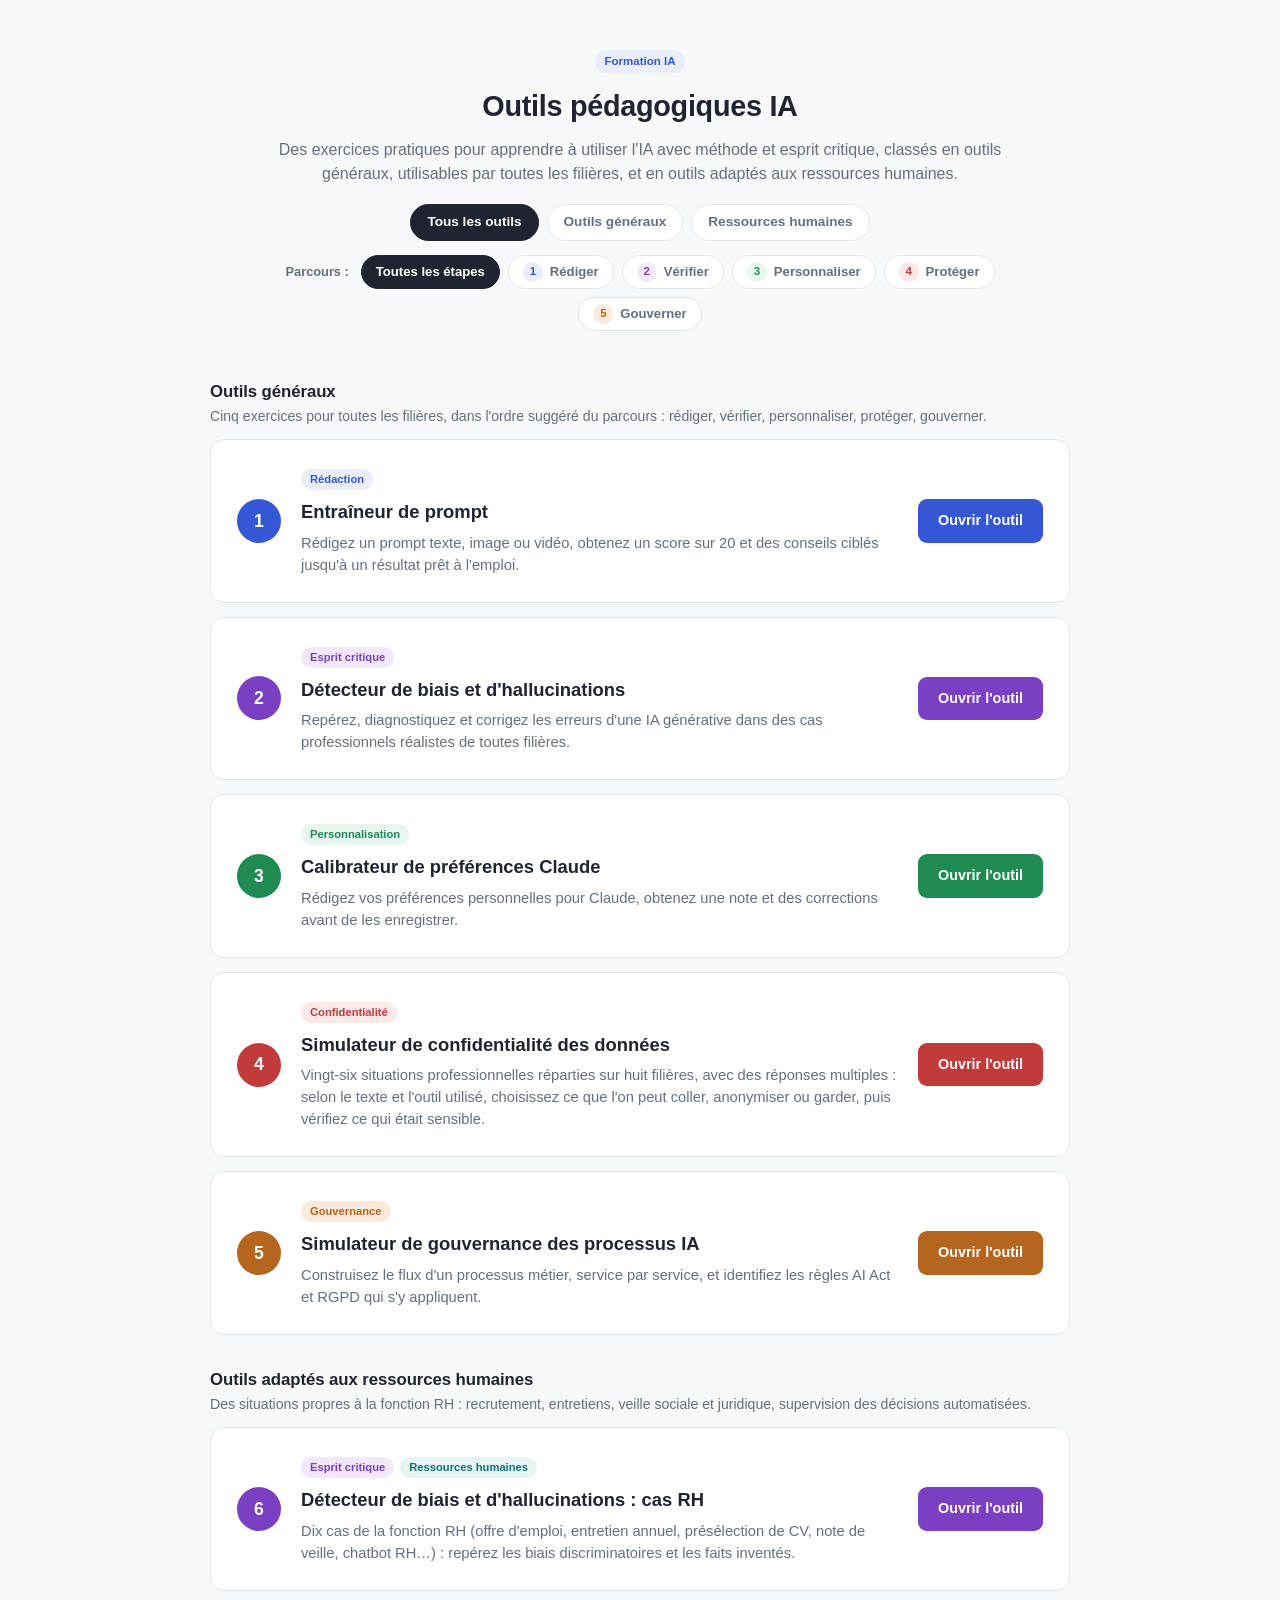
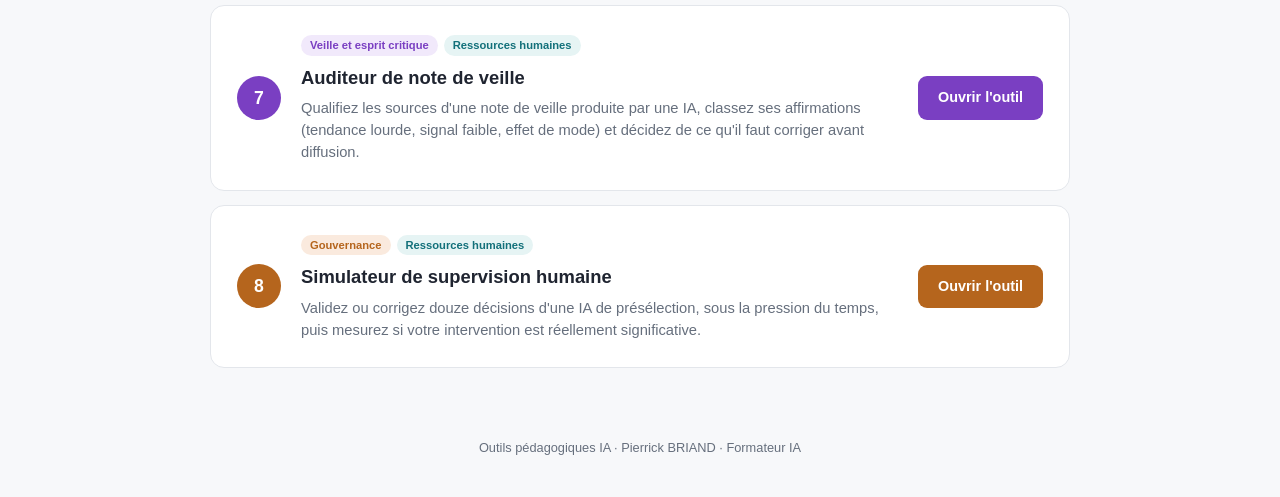
<file: index.html>
<!DOCTYPE html>
<html lang="fr">
<head>
<meta charset="UTF-8">
<meta name="viewport" content="width=device-width, initial-scale=1.0">
<title>Outils pédagogiques IA</title>
<style>
:root{
--bg:#f7f8fa;
--card:#ffffff;
--ink:#1f2430;
--muted:#666f7d;
--line:#e3e6eb;
--blue:#3457d5;
--blue-light:#eaeefc;
--green:#1f8a52;
--green-light:#e7f6ee;
--purple:#7a3fc2;
--purple-light:#f1e9fb;
--amber:#b5651d;
--amber-light:#faeade;
--red:#c23b3b;
--red-light:#fbe9e9;
--radius:14px;
}
*{box-sizing:border-box;}
body{
margin:0;
font-family:-apple-system,BlinkMacSystemFont,"Segoe UI",Roboto,Helvetica,Arial,sans-serif;
background:var(--bg);
color:var(--ink);
line-height:1.5;
}
header{
padding:48px 24px 24px;
text-align:center;
max-width:800px;
margin:0 auto;
}
header h1{
font-size:1.8rem;
margin:0 0 10px;
letter-spacing:-0.01em;
}
header p{
color:var(--muted);
margin:0;
font-size:1rem;
}
.badge{
display:inline-block;
font-size:0.72rem;
padding:3px 9px;
border-radius:20px;
background:var(--blue-light);
color:var(--blue);
font-weight:600;
margin-bottom:12px;
}
.wrap{
max-width:900px;
margin:0 auto;
padding:10px 20px 60px;
display:grid;
grid-template-columns:1fr;
gap:18px;
}
.tool-card{
background:var(--card);
border:1px solid var(--line);
border-radius:var(--radius);
padding:26px;
display:grid;
grid-template-columns:auto 1fr auto;
gap:20px;
align-items:center;
}
@media (max-width:640px){
.tool-card{grid-template-columns:1fr; text-align:left;}
}
.tool-number{
width:44px;
height:44px;
border-radius:50%;
display:flex;
align-items:center;
justify-content:center;
font-weight:700;
font-size:1.1rem;
color:#fff;
flex-shrink:0;
}
.tool-info h2{
margin:0 0 6px;
font-size:1.15rem;
}
.tool-info p{
margin:0;
color:var(--muted);
font-size:0.92rem;
}
.tool-tag{
display:inline-block;
font-size:0.7rem;
padding:2px 9px;
border-radius:12px;
font-weight:600;
margin-bottom:8px;
margin-right:6px;
}
.tool-tag.rh{background:#e6f4f4;color:#12707a;}
.tool-link{
text-decoration:none;
font-size:0.9rem;
font-weight:600;
padding:11px 20px;
border-radius:9px;
white-space:nowrap;
color:#fff;
}
.t-blue .tool-number,.t-blue .tool-link{background:var(--blue);}
.t-purple .tool-number,.t-purple .tool-link{background:var(--purple);}
.t-green .tool-number,.t-green .tool-link{background:var(--green);}
.t-amber .tool-number,.t-amber .tool-link{background:var(--amber);}
.t-red .tool-number,.t-red .tool-link{background:var(--red);}
.t-blue .tool-tag:not(.rh){background:var(--blue-light);color:var(--blue);}
.t-purple .tool-tag:not(.rh){background:var(--purple-light);color:var(--purple);}
.t-green .tool-tag:not(.rh){background:var(--green-light);color:var(--green);}
.t-amber .tool-tag:not(.rh){background:var(--amber-light);color:var(--amber);}
.t-red .tool-tag:not(.rh){background:var(--red-light);color:var(--red);}
.tool-link:hover{opacity:0.88;}
.steps{display:flex;justify-content:center;align-items:center;flex-wrap:wrap;gap:8px;margin:14px 0 0;}
.steps .steps-label{font-size:0.8rem;color:var(--muted);font-weight:600;margin-right:4px;}
.steps button{font:inherit;font-size:0.82rem;font-weight:600;padding:6px 14px;border-radius:20px;border:1px solid var(--line);background:var(--card);color:var(--muted);cursor:pointer;display:inline-flex;align-items:center;gap:7px;}
.steps button .n{display:inline-flex;align-items:center;justify-content:center;width:20px;height:20px;border-radius:50%;background:var(--line);color:var(--ink);font-size:0.72rem;}
.steps button.on{background:var(--ink);color:#fff;border-color:var(--ink);}
.steps button.on .n{background:#fff;color:var(--ink);}
.steps button[data-s="rediger"] .n{background:var(--blue-light);color:var(--blue);}
.steps button[data-s="verifier"] .n{background:var(--purple-light);color:var(--purple);}
.steps button[data-s="personnaliser"] .n{background:var(--green-light);color:var(--green);}
.steps button[data-s="proteger"] .n{background:var(--red-light);color:var(--red);}
.steps button[data-s="gouverner"] .n{background:var(--amber-light);color:var(--amber);}
.steps button.on .n{background:#fff;}
.tool-card.hidden{display:none;}
.empty-note{display:none;text-align:center;color:var(--muted);font-size:0.9rem;padding:18px;}
.filters{display:flex;justify-content:center;flex-wrap:wrap;gap:8px;margin:18px 0 0;}
.filters button{font:inherit;font-size:0.85rem;font-weight:600;padding:7px 16px;border-radius:20px;border:1px solid var(--line);background:var(--card);color:var(--muted);cursor:pointer;}
.filters button.on{background:var(--ink);color:#fff;border-color:var(--ink);}
.section{margin:0;}
.section h2.section-title{font-size:1.05rem;margin:14px 0 2px;letter-spacing:-0.005em;}
.section p.section-sub{margin:0 0 12px;color:var(--muted);font-size:0.88rem;}
.section .list{display:grid;gap:14px;}
.section.hidden{display:none;}
footer{
text-align:center;
color:var(--muted);
font-size:0.8rem;
padding:10px 20px 40px;
}
</style>
</head>
<body>
<header>
<div class="badge">Formation IA</div>
<h1>Outils pédagogiques IA</h1>
<p>Des exercices pratiques pour apprendre à utiliser l'IA avec méthode et esprit critique, classés en outils généraux, utilisables par toutes les filières, et en outils adaptés aux ressources humaines.</p>
<div class="filters" id="filters" role="group" aria-label="Filtrer les outils">
<button type="button" data-f="tous" class="on">Tous les outils</button>
<button type="button" data-f="general">Outils généraux</button>
<button type="button" data-f="rh">Ressources humaines</button>
</div>
<div class="steps" id="steps" role="group" aria-label="Filtrer par étape du parcours">
<span class="steps-label">Parcours&nbsp;:</span>
<button type="button" data-s="tous" class="on">Toutes les étapes</button>
<button type="button" data-s="rediger"><span class="n">1</span>Rédiger</button>
<button type="button" data-s="verifier"><span class="n">2</span>Vérifier</button>
<button type="button" data-s="personnaliser"><span class="n">3</span>Personnaliser</button>
<button type="button" data-s="proteger"><span class="n">4</span>Protéger</button>
<button type="button" data-s="gouverner"><span class="n">5</span>Gouverner</button>
</div>
</header>
<div class="wrap">
<section class="section" id="sec-general">
<h2 class="section-title">Outils généraux</h2>
<p class="section-sub">Cinq exercices pour toutes les filières, dans l'ordre suggéré du parcours&nbsp;: rédiger, vérifier, personnaliser, protéger, gouverner.</p>
<div class="list">
<div class="tool-card t-blue" data-step="rediger">
<div class="tool-number">1</div>
<div class="tool-info">
<div><span class="tool-tag">Rédaction</span></div>
<h2>Entraîneur de prompt</h2>
<p>Rédigez un prompt texte, image ou vidéo, obtenez un score sur 20 et des conseils ciblés jusqu'à un résultat prêt à l'emploi.</p>
</div>
<a class="tool-link" href="https://pierrickbriand.github.io/entraineur-de-prompt/" target="_blank" rel="noopener">Ouvrir l'outil</a>
</div>
<div class="tool-card t-purple" data-step="verifier">
<div class="tool-number">2</div>
<div class="tool-info">
<div><span class="tool-tag">Esprit critique</span></div>
<h2>Détecteur de biais et d'hallucinations</h2>
<p>Repérez, diagnostiquez et corrigez les erreurs d'une IA générative dans des cas professionnels réalistes de toutes filières.</p>
</div>
<a class="tool-link" href="https://pierrickbriand.github.io/detecteur-biais-hallucinations/" target="_blank" rel="noopener">Ouvrir l'outil</a>
</div>
<div class="tool-card t-green" data-step="personnaliser">
<div class="tool-number">3</div>
<div class="tool-info">
<div><span class="tool-tag">Personnalisation</span></div>
<h2>Calibrateur de préférences Claude</h2>
<p>Rédigez vos préférences personnelles pour Claude, obtenez une note et des corrections avant de les enregistrer.</p>
</div>
<a class="tool-link" href="https://pierrickbriand.github.io/Calibrateur-de-preferences-Claude/" target="_blank" rel="noopener">Ouvrir l'outil</a>
</div>
<div class="tool-card t-red" data-step="proteger">
<div class="tool-number">4</div>
<div class="tool-info">
<div><span class="tool-tag">Confidentialité</span></div>
<h2>Simulateur de confidentialité des données</h2>
<p>Vingt-six situations professionnelles réparties sur huit filières, avec des réponses multiples&nbsp;: selon le texte et l'outil utilisé, choisissez ce que l'on peut coller, anonymiser ou garder, puis vérifiez ce qui était sensible.</p>
</div>
<a class="tool-link" href="https://pierrickbriand.github.io/outils-ia-pedagogie/simulateur-confidentialite/" target="_blank" rel="noopener">Ouvrir l'outil</a>
</div>
<div class="tool-card t-amber" data-step="gouverner">
<div class="tool-number">5</div>
<div class="tool-info">
<div><span class="tool-tag">Gouvernance</span></div>
<h2>Simulateur de gouvernance des processus IA</h2>
<p>Construisez le flux d'un processus métier, service par service, et identifiez les règles AI Act et RGPD qui s'y appliquent.</p>
</div>
<a class="tool-link" href="https://pierrickbriand.github.io/simulateur-gouvernance-ia/" target="_blank" rel="noopener">Ouvrir l'outil</a>
</div>
</div>
</section>
<section class="section" id="sec-rh">
<h2 class="section-title">Outils adaptés aux ressources humaines</h2>
<p class="section-sub">Des situations propres à la fonction RH&nbsp;: recrutement, entretiens, veille sociale et juridique, supervision des décisions automatisées.</p>
<div class="list">
<div class="tool-card t-purple" data-step="verifier">
<div class="tool-number">6</div>
<div class="tool-info">
<div><span class="tool-tag">Esprit critique</span><span class="tool-tag rh">Ressources humaines</span></div>
<h2>Détecteur de biais et d'hallucinations&nbsp;: cas RH</h2>
<p>Dix cas de la fonction RH (offre d'emploi, entretien annuel, présélection de CV, note de veille, chatbot RH…) : repérez les biais discriminatoires et les faits inventés.</p>
</div>
<a class="tool-link" href="https://pierrickbriand.github.io/detecteur-biais-hallucinations/?filiere=rh" target="_blank" rel="noopener">Ouvrir l'outil</a>
</div>
<div class="tool-card t-purple" data-step="verifier">
<div class="tool-number">7</div>
<div class="tool-info">
<div><span class="tool-tag">Veille et esprit critique</span><span class="tool-tag rh">Ressources humaines</span></div>
<h2>Auditeur de note de veille</h2>
<p>Qualifiez les sources d'une note de veille produite par une IA, classez ses affirmations (tendance lourde, signal faible, effet de mode) et décidez de ce qu'il faut corriger avant diffusion.</p>
</div>
<a class="tool-link" href="https://pierrickbriand.github.io/outils-ia-pedagogie/auditeur-note-veille/" target="_blank" rel="noopener">Ouvrir l'outil</a>
</div>
<div class="tool-card t-amber" data-step="gouverner">
<div class="tool-number">8</div>
<div class="tool-info">
<div><span class="tool-tag">Gouvernance</span><span class="tool-tag rh">Ressources humaines</span></div>
<h2>Simulateur de supervision humaine</h2>
<p>Validez ou corrigez douze décisions d'une IA de présélection, sous la pression du temps, puis mesurez si votre intervention est réellement significative.</p>
</div>
<a class="tool-link" href="https://pierrickbriand.github.io/outils-ia-pedagogie/simulateur-supervision-humaine/" target="_blank" rel="noopener">Ouvrir l'outil</a>
</div>
</div>
</section>
<p class="empty-note" id="empty">Aucun outil pour cette combinaison de filtres.</p>
</div>
<footer>Outils pédagogiques IA · Pierrick BRIAND · Formateur IA</footer>
<script>
(function(){
var etat={pub:'tous',step:'tous'};
var btns=document.querySelectorAll('#filters button');
var stepBtns=document.querySelectorAll('#steps button');
var cards=document.querySelectorAll('.tool-card');
function appliquer(){
btns.forEach(function(b){b.classList.toggle('on',b.getAttribute('data-f')===etat.pub);});
stepBtns.forEach(function(b){b.classList.toggle('on',b.getAttribute('data-s')===etat.step);});
var secG=document.getElementById('sec-general'),secR=document.getElementById('sec-rh');
secG.classList.toggle('hidden',etat.pub==='rh');
secR.classList.toggle('hidden',etat.pub==='general');
cards.forEach(function(c){
c.classList.toggle('hidden',etat.step!=='tous'&&c.getAttribute('data-step')!==etat.step);
});
[secG,secR].forEach(function(sec){
if(sec.classList.contains('hidden'))return;
var visibles=sec.querySelectorAll('.tool-card:not(.hidden)').length;
if(!visibles)sec.classList.add('hidden');
});
document.getElementById('empty').style.display=(secG.classList.contains('hidden')&&secR.classList.contains('hidden'))?'block':'none';
}
btns.forEach(function(b){b.addEventListener('click',function(){etat.pub=b.getAttribute('data-f');appliquer();});});
stepBtns.forEach(function(b){b.addEventListener('click',function(){etat.step=b.getAttribute('data-s');appliquer();});});
var params=new URLSearchParams(window.location.search);
var q=params.get('public'); if(q==='rh'||q==='general'){etat.pub=q;}
var e=params.get('etape'); if(['rediger','verifier','personnaliser','proteger','gouverner'].indexOf(e)>=0){etat.step=e;}
appliquer();
})();
</script>
</body>
</html>
</file>
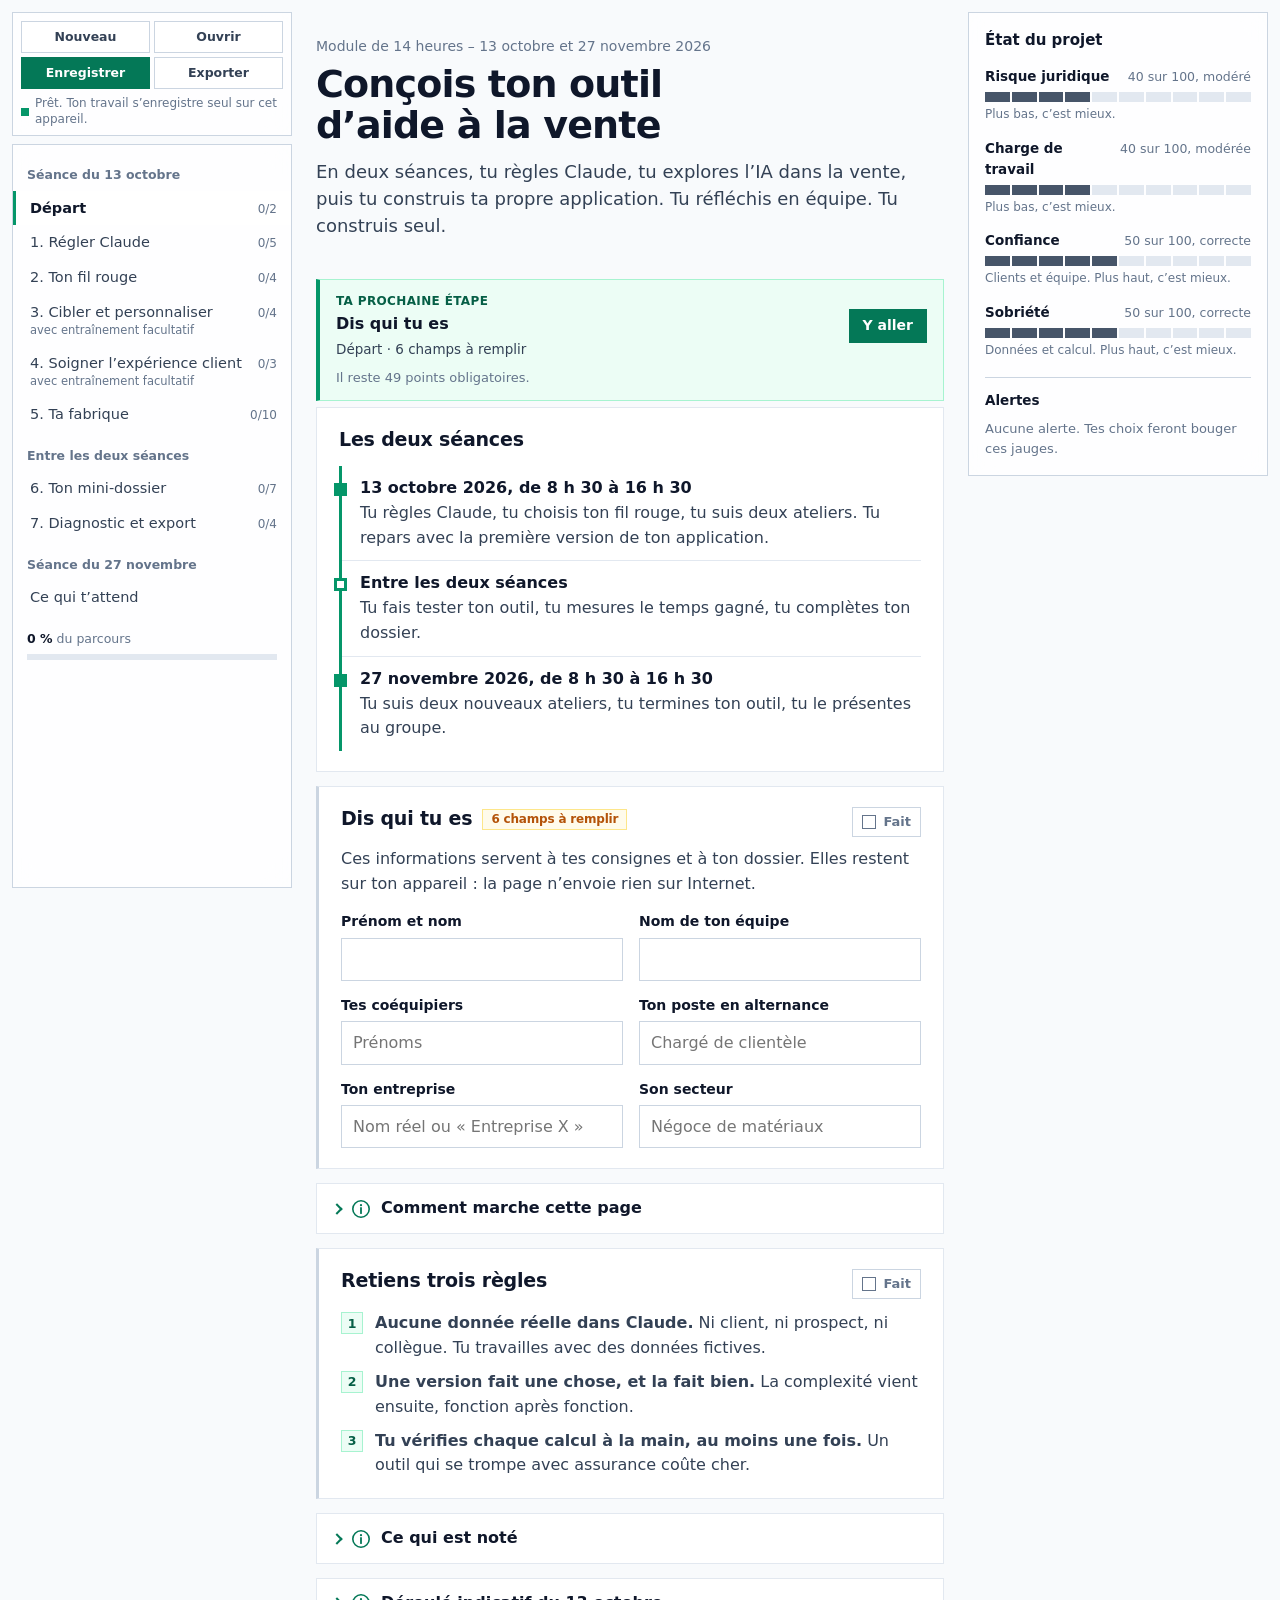
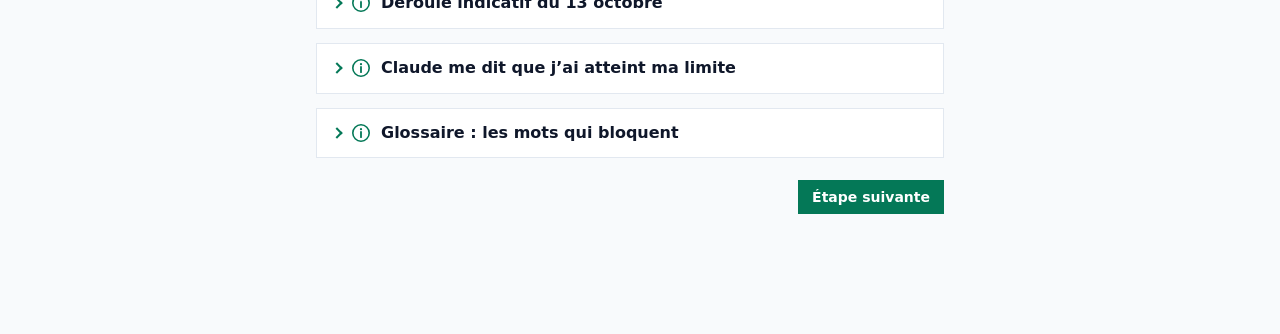
<file: atelier-ia-vente/index.html>
<!DOCTYPE html>
<html lang="fr">
<head>
<meta charset="utf-8">
<meta name="viewport" content="width=device-width, initial-scale=1">
<title>Appréhender les nouveaux enjeux stratégiques</title>
<meta name="description" content="Parcours guidé de 14 heures : régler Claude, explorer l'IA dans la vente, concevoir son outil d'aide à la vente et son mini-dossier.">
<meta name="robots" content="noindex">
<style>
:root{
  --fond:#F8FAFC; --carte:#FFFFFF; --encre:#0F172A; --texte:#334155; --discret:#64748B;
  --trait:#E2E8F0; --trait-fort:#CBD5E1; --creux:#F1F5F9;
  --accent:#059669; --accent-fonce:#047857; --accent-nuit:#065F46; --accent-pale:#ECFDF5; --accent-trait:#A7F3D0;
  --rouge:#B91C1C; --rouge-pale:#FEF2F2; --rouge-trait:#FECACA;
  --ambre:#B45309; --ambre-pale:#FFFBEB; --ambre-trait:#FDE68A;
  --sans:"Avenir Next","Segoe UI Variable Text","Segoe UI",system-ui,-apple-system,Roboto,"Helvetica Neue",Arial,sans-serif;
  --mono:ui-monospace,"SF Mono","Cascadia Mono",Menlo,Consolas,"Liberation Mono",monospace;
  --nav:280px; --etat:300px;
}
*,*::before,*::after{box-sizing:border-box}
html{-webkit-text-size-adjust:100%;scroll-behavior:auto}
body{margin:0;background:var(--fond);color:var(--texte);font-family:var(--sans);font-size:16px;line-height:1.55}
h1,h2,h3,h4,p,ul,ol,figure{margin:0}
ul,ol{padding:0;list-style:none}
a{color:var(--accent-fonce);text-underline-offset:3px}
a:hover{color:var(--accent-nuit)}
button,input,textarea,select{font:inherit;color:inherit}
:focus-visible{outline:2px solid var(--encre);outline-offset:2px}
[hidden]{display:none!important}

/* Panneaux flottants */
.flottant{background:rgba(255,255,255,.78);-webkit-backdrop-filter:blur(14px) saturate(1.2);backdrop-filter:blur(14px) saturate(1.2);border:1px solid var(--trait-fort)}

/* Barre d'actions, en haut à gauche */
.colonne{position:fixed;z-index:40;top:12px;left:12px;bottom:12px;width:var(--nav);display:flex;flex-direction:column;gap:8px}
.barre{padding:8px}
.barre-actions{display:grid;grid-template-columns:1fr 1fr;gap:4px}
.barre-actions button{height:32px;padding:0 6px;font-size:12.5px;font-weight:600;background:var(--carte);border:1px solid var(--trait-fort);cursor:pointer;white-space:nowrap}
.barre-actions button:hover{border-color:var(--accent);color:var(--accent-nuit)}
.barre-actions button.plein{background:var(--accent-fonce);border-color:var(--accent-fonce);color:#fff}
.barre-actions button.plein:hover{background:var(--accent-nuit);color:#fff}
.barre-etat{display:flex;align-items:center;gap:6px;margin-top:7px;font-size:12px;color:var(--discret);line-height:1.3}
.barre-etat i{flex:none;width:8px;height:8px;background:var(--accent)}
.barre-etat.alerte i{background:var(--ambre)}
.barre-mobile{display:none}

/* Navigation */
.nav{flex:1;min-height:0;overflow:auto;padding:6px 0 12px}
.nav h2{font-size:12.5px;font-weight:600;color:var(--discret);padding:14px 14px 6px}
.nav a{display:flex;align-items:baseline;gap:8px;padding:8px 14px;color:var(--texte);text-decoration:none;font-size:14.5px;line-height:1.3;border-left:3px solid transparent}
.nav a:hover{background:rgba(255,255,255,.9)}
.nav a[aria-current="page"]{background:var(--carte);border-left-color:var(--accent);color:var(--encre);font-weight:600}
.nav a span{flex:1}
.nav a small{flex:none;font-size:12px;color:var(--discret);font-weight:400;font-variant-numeric:tabular-nums}
.nav a.complet small{color:var(--accent-fonce);font-weight:600}
.nav-global{margin:14px 14px 0;font-size:12.5px;color:var(--discret)}
.nav-global b{color:var(--encre)}
.filet{height:6px;background:var(--trait);margin-top:6px}
.filet i{display:block;height:100%;background:var(--accent)}

/* Zone principale */
main{margin:0 calc(var(--etat) + 36px) 0 calc(var(--nav) + 36px);padding:28px 0 120px;min-height:100vh}
.page{max-width:760px;margin:0 auto}
.tete{padding:8px 0 22px}
.tete .seance{font-size:14px;color:var(--discret)}
.tete h1{font-size:clamp(28px,3.4vw,38px);line-height:1.08;letter-spacing:-.022em;font-weight:700;color:var(--encre);margin:6px 0 12px;text-wrap:balance}
.tete .chapo{font-size:18px;line-height:1.5;color:var(--texte);max-width:62ch}

.bloc{background:var(--carte);border:1px solid var(--trait);padding:20px 22px;margin-bottom:14px}
.bloc h2{font-size:19px;line-height:1.25;color:var(--encre);font-weight:650;letter-spacing:-.01em}
.bloc h3{font-size:15.5px;color:var(--encre);font-weight:650;margin-top:18px}
.bloc p{margin-top:10px;max-width:68ch}
.bloc p:first-child{margin-top:0}
.bloc ul.tirets{margin-top:10px}
.bloc ul.tirets li{position:relative;padding-left:22px;margin-top:5px;max-width:66ch}
.bloc ul.tirets li::before{content:"–";position:absolute;left:4px;color:var(--accent-fonce);font-weight:700}
.bloc ol.pas{counter-reset:pas;margin-top:12px}
.bloc ol.pas>li{counter-increment:pas;position:relative;padding-left:34px;margin-top:9px;max-width:66ch}
.bloc ol.pas>li::before{content:counter(pas);position:absolute;left:0;top:1px;width:22px;height:22px;display:grid;place-items:center;font-size:12.5px;font-weight:700;color:var(--accent-nuit);background:var(--accent-pale);border:1px solid var(--accent-trait)}
.note{font-size:14px;color:var(--discret)}
.duree{font-size:13px;color:var(--discret);font-weight:400;margin-left:8px;white-space:nowrap}

/* Étape à cocher */
.etape{border-left:3px solid var(--trait-fort)}
.etape.faite{border-left-color:var(--accent)}
.etape-tete{display:flex;align-items:flex-start;gap:14px;justify-content:space-between}
.fait{flex:none;display:inline-flex;align-items:center;gap:7px;font-size:13px;font-weight:600;color:var(--discret);cursor:pointer;user-select:none;padding:4px 9px;border:1px solid var(--trait-fort);background:var(--carte)}
.fait input{appearance:none;-webkit-appearance:none;width:14px;height:14px;margin:0;border:1.5px solid var(--discret);background:#fff;display:grid;place-items:center;cursor:pointer}
.fait input:checked{background:var(--accent-fonce);border-color:var(--accent-fonce)}
.fait input:checked::after{content:"";width:8px;height:4px;border-left:2px solid #fff;border-bottom:2px solid #fff;transform:rotate(-45deg) translateY(-1px)}
.etape.faite .fait{color:var(--accent-nuit);border-color:var(--accent-trait);background:var(--accent-pale)}

/* Repère */
.repere{background:var(--accent-pale);border:1px solid var(--accent-trait);border-left:3px solid var(--accent)}
.repere h2{font-size:16.5px}
.repere .verif{font-size:13px;color:var(--accent-nuit);margin-top:12px}
.sources{margin-top:12px;font-size:14px}
.sources li{margin-top:4px;padding-left:22px;position:relative}
.sources li::before{content:"↗";position:absolute;left:3px;color:var(--accent-fonce)}

/* Champs */
.champs{display:grid;grid-template-columns:1fr 1fr;gap:14px 16px;margin-top:14px}
.champ{display:flex;flex-direction:column;gap:5px;min-width:0}
.champ.large{grid-column:1/-1}
.champ>span.l{font-size:14px;font-weight:600;color:var(--encre)}
.champ>span.l em{font-style:normal;font-weight:400;color:var(--discret)}
.champ .aide{font-size:13px;color:var(--discret);line-height:1.4}
.champ input[type=text],.champ input[type=number],.champ input[type=date],.champ textarea,.champ select{width:100%;padding:9px 11px;border:1px solid var(--trait-fort);background:#fff;border-radius:0;line-height:1.45}
.champ textarea{resize:vertical;min-height:72px}
.champ input:focus,.champ textarea:focus,.champ select:focus{outline:2px solid var(--accent);outline-offset:0;border-color:var(--accent)}
.coches{display:grid;gap:6px;margin-top:12px}
.coche{display:flex;gap:10px;align-items:flex-start;font-size:15px;cursor:pointer}
.coche input{margin:4px 0 0;width:16px;height:16px;accent-color:var(--accent-fonce);flex:none}

/* Consigne à copier */
.consigne{margin-top:14px;border:1px solid var(--trait-fort);background:var(--creux)}
.consigne-tete{display:flex;align-items:center;justify-content:space-between;gap:12px;padding:8px 8px 8px 14px;border-bottom:1px solid var(--trait-fort);background:#fff}
.consigne-tete b{font-size:14px;color:var(--encre)}
.consigne pre{margin:0;padding:14px;font-family:var(--mono);font-size:13px;line-height:1.55;white-space:pre-wrap;overflow-wrap:anywhere;max-height:420px;overflow:auto;color:var(--encre)}
.consigne pre .vide{color:var(--ambre);background:var(--ambre-pale)}

.btn{display:inline-flex;align-items:center;justify-content:center;gap:6px;height:34px;padding:0 13px;font-size:14px;font-weight:600;background:var(--carte);border:1px solid var(--trait-fort);cursor:pointer;text-decoration:none;color:var(--encre);white-space:nowrap}
.btn:hover{border-color:var(--accent);color:var(--accent-nuit)}
.btn.plein{background:var(--accent-fonce);border-color:var(--accent-fonce);color:#fff}
.btn.plein:hover{background:var(--accent-nuit);color:#fff}
.btn.ok{background:var(--accent-pale);border-color:var(--accent);color:var(--accent-nuit)}
.actions{display:flex;flex-wrap:wrap;gap:8px;margin-top:14px}

/* Décision */
.decision{border-top:3px solid var(--encre)}
.decision .q{font-size:19px;font-weight:650;color:var(--encre);line-height:1.25;letter-spacing:-.01em}
.decision .genre{font-size:13px;color:var(--discret);margin-bottom:4px}
.options{display:grid;gap:8px;margin-top:14px}
.option{display:flex;gap:11px;align-items:flex-start;padding:12px 14px;border:1px solid var(--trait-fort);background:#fff;cursor:pointer}
.option:hover{border-color:var(--accent)}
.option input{margin:4px 0 0;accent-color:var(--accent-fonce);width:16px;height:16px;flex:none}
.option.choisi{border-color:var(--accent);background:var(--accent-pale);box-shadow:inset 3px 0 0 var(--accent)}
.suite{margin-top:14px;padding:12px 14px;background:var(--creux);border-left:3px solid var(--encre)}
.suite.grave{background:var(--rouge-pale);border-left-color:var(--rouge);color:#7F1D1D}
.effets{display:flex;flex-wrap:wrap;gap:6px;margin-top:10px}
.effet{font-size:12.5px;font-weight:600;padding:2px 8px;border:1px solid var(--trait-fort);background:#fff;font-variant-numeric:tabular-nums}
.effet.bon{border-color:var(--accent-trait);color:var(--accent-nuit);background:var(--accent-pale)}
.effet.mauvais{border-color:var(--rouge-trait);color:var(--rouge);background:var(--rouge-pale)}

/* Scène */
.scene{background:var(--encre);border-color:var(--encre);color:#CBD5E1}
.scene .genre{font-size:13px;color:#94A3B8}
.scene h2{color:#fff;font-size:21px;margin-top:2px}
.scene p{color:#E2E8F0;font-size:16.5px}
.scene .reps{display:grid;gap:8px;margin-top:16px}
.scene .rep{text-align:left;padding:11px 14px;background:transparent;border:1px solid #475569;color:#F1F5F9;cursor:pointer;line-height:1.4}
.scene .rep:hover{border-color:#6EE7B7}
.scene .rep.choisi{background:var(--accent-fonce);border-color:var(--accent-fonce);color:#fff}
.scene .suite{background:#1E293B;border-left-color:#6EE7B7;color:#E2E8F0}
.scene .effet{background:#1E293B;border-color:#475569;color:#E2E8F0}
.scene .effet.bon{color:#6EE7B7;border-color:#065F46;background:#1E293B}
.scene .effet.mauvais{color:#FCA5A5;border-color:#7F1D1D;background:#1E293B}
.scene .verrou{color:#94A3B8;font-size:15px}
.scene .champ>span.l{color:#fff}
.scene .champ textarea{background:#fff;color:var(--encre)}
.scene :focus-visible{outline-color:#6EE7B7}

/* Schéma */
.schema{margin-top:14px;border:1px solid var(--trait-fort);background:#fff}
.schema svg{display:block;width:100%;height:auto;background:var(--fond)}
.schema img{display:block;width:100%;height:auto;border-top:1px solid var(--trait-fort)}
.schema figcaption{padding:12px 14px;border-top:1px solid var(--trait-fort);font-size:14.5px}
.schema figcaption ol{counter-reset:leg}
.schema figcaption li{counter-increment:leg;position:relative;padding-left:30px;margin-top:5px}
.schema figcaption li::before{content:counter(leg);position:absolute;left:0;top:1px;width:20px;height:20px;border-radius:50%;display:grid;place-items:center;background:var(--accent-fonce);color:#fff;font-size:12px;font-weight:700}
.schema figcaption .note{margin-top:9px}

/* Tableaux */
.tab{width:100%;border-collapse:collapse;margin-top:14px;font-size:14px}
.tab th{text-align:left;font-weight:600;color:var(--encre);padding:7px 8px;border-bottom:2px solid var(--encre);vertical-align:bottom;line-height:1.25}
.tab td{padding:6px 6px;border-bottom:1px solid var(--trait);vertical-align:top}
.tab td input,.tab td textarea,.tab td select{width:100%;padding:7px 8px;border:1px solid var(--trait-fort);background:#fff;border-radius:0;font-size:14px;line-height:1.4}
.tab td textarea{resize:vertical;min-height:54px}
.tab.donnees{font-family:var(--mono);font-size:12px}
.tab.donnees th{font-weight:600;border-bottom-width:1px}
.defile{overflow-x:auto}

/* Idées */
.idees{display:grid;grid-template-columns:1fr 1fr;gap:10px;margin-top:14px}
.idee{border:1px solid var(--trait-fort);padding:14px;background:#fff;display:flex;flex-direction:column;gap:6px}
.idee.choisie{border-color:var(--accent);box-shadow:inset 0 3px 0 var(--accent)}
.idee .fam{font-size:12.5px;color:var(--discret)}
.idee h3{margin:0;font-size:16px}
.idee p{margin:0;font-size:14px;line-height:1.45}
.idee .niv{display:flex;gap:3px;align-items:center;font-size:12.5px;color:var(--discret)}
.idee .niv i{width:14px;height:6px;background:var(--trait)}
.idee .niv i.on{background:var(--accent)}
.idee .btn{align-self:flex-start;margin-top:auto}

/* Parcours des deux séances */
.parcours{margin-top:14px;border-left:3px solid var(--accent)}
.parcours li{padding:10px 0 10px 18px;border-bottom:1px solid var(--trait);position:relative}
.parcours li:last-child{border-bottom:0}
.parcours li::before{content:"";position:absolute;left:-8px;top:17px;width:13px;height:13px;background:var(--accent)}
.parcours li.entre::before{background:#fff;border:3px solid var(--accent)}
.parcours b{display:block;color:var(--encre)}

/* Résultats chiffrés */
.resultats{display:grid;grid-template-columns:repeat(3,1fr);gap:0;margin-top:14px;border:1px solid var(--trait-fort)}
.resultats div{padding:12px 14px;border-right:1px solid var(--trait);border-bottom:1px solid var(--trait);background:#fff}
.resultats div:nth-child(3n){border-right:0}
.resultats dt{font-size:13px;color:var(--discret);line-height:1.3}
.resultats dd{margin:4px 0 0;font-size:22px;font-weight:700;color:var(--encre);letter-spacing:-.01em;font-variant-numeric:tabular-nums}
.resultats dd.neg{color:var(--rouge)}
.resultats dd small{font-size:13px;font-weight:400;color:var(--discret)}

/* État du projet */
.etat{position:fixed;z-index:30;top:12px;right:12px;width:var(--etat);max-height:calc(100vh - 24px);overflow:auto;padding:16px}
.etat h2{font-size:15px;color:var(--encre);font-weight:700;display:flex;justify-content:space-between;align-items:center}
.etat h2 button{display:none}
.jauge{margin-top:14px}
.jauge-l{display:flex;justify-content:space-between;align-items:baseline;gap:8px;font-size:13.5px}
.jauge-l b{color:var(--encre);font-weight:650}
.jauge-l span{color:var(--discret);font-size:12.5px;font-variant-numeric:tabular-nums;white-space:nowrap}
.seg{display:grid;grid-template-columns:repeat(10,1fr);gap:2px;margin-top:5px}
.seg i{height:10px;background:var(--trait)}
.seg.vert i.on{background:var(--accent)}
.seg.neutre i.on{background:#475569}
.seg.ambre i.on{background:#D97706}
.seg.rouge i.on{background:var(--rouge)}
.jauge small{display:block;font-size:12px;color:var(--discret);margin-top:3px}
.etat h3{font-size:13.5px;color:var(--encre);margin-top:18px;padding-top:12px;border-top:1px solid var(--trait-fort)}
.alertes{margin-top:8px;display:grid;gap:6px}
.alerte{display:block;font-size:13px;line-height:1.4;padding:8px 10px;border:1px solid var(--trait-fort);border-left-width:3px;background:#fff;text-decoration:none;color:var(--texte)}
.alerte.rouge{border-color:var(--rouge-trait);border-left-color:var(--rouge);background:var(--rouge-pale);color:#7F1D1D}
.alerte.orange{border-color:var(--ambre-trait);border-left-color:var(--ambre);background:var(--ambre-pale);color:#78350F}
.alerte.info{border-left-color:var(--discret)}
a.alerte:hover{border-color:var(--encre)}
.calme{font-size:13px;color:var(--discret);margin-top:8px}
.bouton-etat{display:none}

/* Pied de chapitre */
.pied{display:flex;justify-content:space-between;gap:10px;margin-top:22px}

/* Rappel, message bref, dialogue */
.rappel{position:fixed;z-index:50;left:50%;bottom:16px;transform:translateX(-50%);width:min(620px,calc(100vw - 24px));padding:12px 14px;display:flex;gap:12px;align-items:center;justify-content:space-between;border-color:var(--ambre);font-size:14.5px;color:var(--encre)}
.rappel div{display:flex;gap:6px;flex:none}
.bref{position:fixed;z-index:60;left:50%;bottom:76px;transform:translateX(-50%);background:var(--encre);color:#fff;padding:8px 14px;font-size:14px;font-weight:600}
dialog{border:1px solid var(--encre);padding:0;width:min(480px,calc(100vw - 32px));border-radius:0;color:var(--texte)}
dialog::backdrop{background:rgba(15,23,42,.45);-webkit-backdrop-filter:blur(3px);backdrop-filter:blur(3px)}
dialog form{padding:22px}
dialog h2{font-size:19px;color:var(--encre)}
dialog p{margin-top:10px}
dialog .actions{justify-content:flex-end;margin-top:20px}

/* Aperçu du dossier */
.dossier{background:#fff;color:var(--encre);font-size:14.5px;line-height:1.5}
.dossier .couv{border-bottom:3px solid var(--encre);padding-bottom:14px;margin-bottom:18px}
.dossier .couv h1{font-size:26px;line-height:1.15;letter-spacing:-.015em;margin:4px 0 8px}
.dossier .couv p{margin:2px 0;color:var(--texte)}
.dossier h2{font-size:17px;margin:22px 0 8px;padding-top:10px;border-top:1px solid var(--trait-fort);color:var(--encre)}
.dossier h3{font-size:14.5px;margin:12px 0 2px;color:var(--encre)}
.dossier p{margin:3px 0;max-width:none;white-space:pre-wrap;overflow-wrap:anywhere}
.dossier .vide{color:var(--ambre);font-style:italic}
.dossier dl{margin:6px 0;display:grid;grid-template-columns:minmax(150px,32%) 1fr;gap:3px 14px}
.dossier dt{color:var(--discret)}
.dossier dd{margin:0;white-space:pre-wrap;overflow-wrap:anywhere}
.dossier table{width:100%;border-collapse:collapse;margin:8px 0;font-size:13.5px}
.dossier th,.dossier td{border:1px solid var(--trait-fort);padding:5px 7px;text-align:left;vertical-align:top;white-space:pre-wrap}
.dossier th{background:var(--creux)}
.dossier .jauges{break-inside:avoid}
.dossier .jg{display:grid;grid-template-columns:150px 1fr 110px;gap:10px;align-items:center;margin:4px 0}
.dossier .jg .seg{margin:0}
.dossier ul{margin:6px 0}
.dossier ul li{padding-left:18px;position:relative;margin:3px 0}
.dossier ul li::before{content:"–";position:absolute;left:2px}
.dossier pre{font-family:var(--mono);font-size:12px;white-space:pre-wrap;overflow-wrap:anywhere;background:var(--creux);padding:10px;margin:6px 0;border:1px solid var(--trait)}
#impression{display:none}

/* Écrans moyens : l'état devient un volet */
@media (max-width:1239px){
  main{margin-right:24px}
  .etat{display:none;box-shadow:0 12px 40px rgba(15,23,42,.18)}
  .etat.ouvert{display:block}
  .etat h2 button{display:inline-flex}
  .bouton-etat{display:flex;position:fixed;z-index:29;right:12px;top:12px;align-items:center;gap:8px;height:40px;padding:0 12px;font-size:13.5px;font-weight:600;cursor:pointer;color:var(--encre)}
  .bouton-etat .pastilles{display:flex;gap:3px}
  .bouton-etat .pastilles i{width:8px;height:14px;background:var(--accent)}
  .bouton-etat .pastilles i.neutre{background:#475569}
  .bouton-etat .pastilles i.ambre{background:#D97706}
  .bouton-etat .pastilles i.rouge{background:var(--rouge)}
  .page{padding-top:44px}
}
/* Petits écrans : la navigation devient un volet */
@media (max-width:899px){
  main{margin:0;padding:112px 16px 120px}
  .page{padding-top:0}
  .colonne{top:0;left:0;right:0;bottom:auto;width:auto;gap:0}
  .barre{border-width:0 0 1px;padding:8px 12px}
  .barre-actions{grid-template-columns:repeat(4,1fr)}
  .barre-mobile{display:flex;gap:4px;margin-top:6px}
  .barre-mobile button{flex:1;height:32px;font-size:13px;font-weight:600;background:var(--carte);border:1px solid var(--trait-fort);cursor:pointer}
  .barre-etat{display:none}
  .bouton-etat{display:none}
  .nav{display:none;position:fixed;top:87px;left:0;right:0;bottom:0;border-width:0;background:rgba(255,255,255,.97)}
  .nav.ouvert{display:block}
  .etat{top:87px;right:0;left:0;width:auto;max-height:calc(100vh - 87px);border-width:0 0 1px;background:rgba(255,255,255,.97)}
  .champs,.idees{grid-template-columns:1fr}
  .resultats{grid-template-columns:1fr 1fr}
  .resultats div:nth-child(3n){border-right:1px solid var(--trait)}
  .resultats div:nth-child(2n){border-right:0}
  .bloc{padding:16px}
  .etape-tete{flex-direction:column;gap:10px}
  .tab.large-mobile{min-width:640px}
}
@media (prefers-reduced-motion:no-preference){
  .btn,.option,.rep,.nav a{transition:border-color .12s,background-color .12s}
}

/* Impression : seul le dossier sort */
@page{size:A4;margin:16mm 15mm}
@media print{
  html,body{background:#fff}
  body>*:not(#impression){display:none!important}
  #impression{display:block}
  .dossier{font-size:10.5pt}
  .dossier h2{break-after:avoid}
  .dossier h3{break-after:avoid}
  .dossier table,.dossier .jg,.dossier dl>*{break-inside:avoid}
  .dossier tr,.dossier li{break-inside:avoid}
  .dossier .tt{break-after:avoid}
  .seg i,.dossier th{-webkit-print-color-adjust:exact;print-color-adjust:exact}
}

/* Dépôt de fichiers */
.depot{display:flex;flex-direction:column;align-items:center;justify-content:center;gap:4px;margin-top:14px;padding:26px 16px;border:2px dashed var(--accent-trait);background:var(--accent-pale);color:var(--accent-nuit);text-align:center;cursor:pointer}
.depot span{font-size:14px;color:var(--texte)}
.depot:hover,.depot:focus-visible,.depot.survol{border-color:var(--accent);background:#D1FAE5;outline:none}
.depot-resultat{margin-top:12px}
.depot-bilan{margin:0 0 8px}
.depot-resultat h3{margin:18px 0 6px}
.desc-depot{margin:8px 0 10px;padding:12px 14px;border:1px solid var(--trait);background:#F8FAFC;font-size:14.5px;line-height:1.55;white-space:pre-wrap}
.alerte-depot{margin:8px 0;padding:9px 12px;border:1px solid var(--ambre-trait);background:var(--ambre-pale);color:var(--ambre);font-weight:600;font-size:14px}
#depose{position:fixed;inset:0;z-index:70;display:flex;align-items:center;justify-content:center;background:rgba(248,250,252,.78);-webkit-backdrop-filter:blur(4px);backdrop-filter:blur(4px);pointer-events:none}
#depose[hidden]{display:none}
#depose>div{display:flex;flex-direction:column;gap:6px;text-align:center;padding:34px 40px;border:2px dashed var(--accent);background:#fff;box-shadow:0 12px 36px rgba(15,23,42,.14);max-width:90vw}
#depose b{font-size:20px;color:var(--accent-nuit)}
#depose span{color:var(--texte)}
@media print{#depose,.depot,.depot-resultat{display:none!important}}
.idee .actions{margin-top:auto}
.idee .actions .btn{margin-top:0}
.idee .btn[disabled]{opacity:1;cursor:default}

/* Obligatoire et facultatif */
.statut{display:inline-block;margin-left:10px;padding:2px 8px;border:1px solid;font-size:12px;font-weight:700;letter-spacing:.01em;white-space:nowrap;vertical-align:middle}
.statut.obligatoire{background:var(--accent-pale);border-color:var(--accent-trait);color:var(--accent-nuit)}
.statut.facultatif{background:var(--creux);border-color:var(--trait-fort);color:var(--discret)}
.partie{margin-top:22px;padding:12px 16px;border-left:4px solid}
.partie h2{margin:6px 0 4px;font-size:19px}
.partie p{margin:0}
.partie .statut{margin-left:0}
.partie.obligatoire{border-color:var(--accent);background:var(--accent-pale)}
.partie.facultatif{border-color:var(--trait-fort);background:var(--creux)}
.bloc.entrainement{border-style:dashed}
@media print{.statut,.partie{display:none!important}}

/* Aide repliable */
details.aide{padding:0}
details.aide>summary{display:flex;align-items:center;gap:10px;padding:12px 16px;cursor:pointer;list-style:none;font-weight:700;font-size:16px;color:var(--encre)}
details.aide>summary::-webkit-details-marker{display:none}
details.aide>summary::before{content:"";flex:none;width:8px;height:8px;border-right:2px solid var(--accent-fonce);border-bottom:2px solid var(--accent-fonce);transform:rotate(-45deg);transition:transform .12s}
details.aide[open]>summary::before{transform:rotate(45deg)}
details.aide>summary:hover{background:var(--creux)}
details.aide>summary:focus-visible{outline:2px solid var(--accent);outline-offset:-2px}
.aide-corps{padding:2px 16px 16px}
.aide-corps>:first-child{margin-top:0}
details.aide-schema{margin-top:14px;border:1px solid var(--trait-fort);background:#fff}
details.aide-schema>summary{font-size:15px}
details.aide-schema .schema{margin:0;padding:0 16px 16px}

details.aide .picto{flex:none;color:var(--accent-fonce)}
@media print{details.aide .picto{display:none}}

/* Prochaine étape, compteurs, glossaire, étiquette de menu */
.prochaine{display:flex;flex-wrap:wrap;align-items:center;gap:8px 16px;margin:18px 0 6px;padding:12px 16px;border:1px solid var(--accent-trait);border-left:4px solid var(--accent);background:var(--accent-pale)}
.prochaine>div{flex:1 1 280px;display:flex;flex-direction:column;gap:2px;min-width:0}
.prochaine .lib{font-size:12px;font-weight:700;letter-spacing:.03em;text-transform:uppercase;color:var(--accent-nuit)}
.prochaine b{font-size:16px;color:var(--encre);overflow-wrap:anywhere}
.prochaine .ou{font-size:13.5px;color:var(--texte)}
.prochaine .reste{flex-basis:100%;font-size:13px;color:var(--discret)}
.prochaine:empty{display:none}
.compteur{display:inline-block;margin-left:10px;padding:2px 8px;border:1px solid;font-size:12px;font-weight:700;white-space:nowrap;vertical-align:middle}
.compteur.reste{color:var(--ambre);background:var(--ambre-pale);border-color:var(--ambre-trait)}
.compteur.ok{color:var(--accent-nuit);background:var(--accent-pale);border-color:var(--accent-trait)}
.glossaire{margin:0}
.glossaire dt{margin-top:12px;font-weight:700;color:var(--encre)}
.glossaire dt:first-child{margin-top:0}
.glossaire dd{margin:2px 0 0}
.nav-tag{display:block;margin-top:1px;font-style:normal;font-size:11.5px;font-weight:400;color:var(--discret)}
.etape,.decision,.scene,[data-champ]{scroll-margin-top:24px}
@keyframes clignote{from{background:var(--accent-pale)}to{background:transparent}}
.flash{animation:clignote 1.6s ease-out}
@media (prefers-reduced-motion:reduce){.flash{animation:none}}
@media print{.prochaine,.compteur{display:none!important}}

</style>
</head>
<body>

<div class="colonne">
<div class="barre flottant" role="toolbar" aria-label="Fichier de projet">
  <div class="barre-actions">
    <button type="button" data-action="nouveau" title="Nouveau projet (Alt + N)">Nouveau</button>
    <button type="button" data-action="ouvrir" title="Ouvrir un fichier de projet (Alt + O)">Ouvrir</button>
    <button type="button" data-action="enregistrer" class="plein" title="Enregistrer le fichier de projet (Ctrl + S ou ⌘ S)">Enregistrer</button>
    <button type="button" data-action="exporter" title="Exporter le dossier en PDF (Ctrl + E ou ⌘ E)">Exporter</button>
  </div>
  <div class="barre-etat" id="barre-etat" aria-live="polite"><i></i><span>Prêt</span></div>
  <div class="barre-mobile">
    <button type="button" data-action="volet-nav" aria-controls="nav" aria-expanded="false">Étapes</button>
    <button type="button" data-action="volet-etat" aria-controls="etat" aria-expanded="false">État du projet</button>
  </div>
</div>

<nav class="nav flottant" id="nav" aria-label="Étapes du parcours"></nav>
</div>

<main id="main" tabindex="-1"><div class="page" id="page"></div></main>

<button type="button" class="bouton-etat flottant" data-action="volet-etat" aria-controls="etat" aria-expanded="false">
  <span class="pastilles" id="pastilles"></span>État du projet
</button>
<aside class="etat flottant" id="etat" aria-label="État du projet"></aside>

<div class="rappel flottant" id="rappel" hidden role="status">
  <span id="rappel-texte">Enregistre ton fichier de projet avant de fermer. Le navigateur peut tout perdre.</span>
  <div>
    <button type="button" class="btn plein" data-action="enregistrer">Enregistrer</button>
    <button type="button" class="btn" data-action="copie-faite" id="rappel-fait" hidden>Copie faite</button>
    <button type="button" class="btn" data-action="plus-tard">Plus tard</button>
  </div>
</div>
<div class="bref" id="bref" hidden role="status"></div>

<dialog id="dlg" aria-labelledby="dlg-t">
  <form method="dialog">
    <h2 id="dlg-t"></h2>
    <p id="dlg-p"></p>
    <div class="actions">
      <button class="btn" value="non" id="dlg-non">Annuler</button>
      <button class="btn plein" value="oui" id="dlg-oui">Continuer</button>
    </div>
  </form>
</dialog>

<input type="file" id="fichier" accept=".json,application/json" hidden>
<input type="file" id="fichier-donnees" accept=".csv,.txt,.xlsx,.xls" hidden>
<div id="depose" hidden aria-hidden="true"><div><b>Dépose ton fichier de projet</b><span>Il remplace le travail affiché, après confirmation.</span></div></div>
<div id="impression" class="dossier"></div>

<script>
(function () {
'use strict';
/* ───────── Données du parcours ───────── */
const APP = { id: 'atelier-ia-vente', version: 1 };
const CLE = 'atelier-ia-vente-v1';

/* ───────── RÉGLAGES DE LA SESSION : seul bloc à modifier chaque année ─────────
   Dates au format AAAA-MM-JJ. Tous les textes de l'application s'en déduisent.
   remise : 'e-mail' (bouton qui ouvre la messagerie) ou 'LMS' (l'étudiant dépose le PDF sur la plateforme).
   Attention : les repères juridiques datés (articles, calendriers, règlements) ne se mettent pas à jour tout seuls.
   Relis-les, puis change verifieLe. */
const CONFIG = {
  seance1: '2026-10-13',
  seance2: '2026-11-27',
  horaire: '8 h 30 à 16 h 30',
  verifieLe: '2026-10-12',
  formateurMail: 'pierrick.briand@gmail.com',
  remise: 'e-mail',
  module: 'Stratégies avancées d\'utilisation de l\'IA dans les métiers de la vente'
};
const MOIS_CFG = ['janvier', 'février', 'mars', 'avril', 'mai', 'juin', 'juillet', 'août', 'septembre', 'octobre', 'novembre', 'décembre'];
const dCfg = iso => { const [a, m, j] = iso.split('-').map(Number); return { a, m: m - 1, j }; };
const jourCfg = j => (j === 1 ? '1er' : String(j));
const dJM = iso => { const d = dCfg(iso); return jourCfg(d.j) + ' ' + MOIS_CFG[d.m]; };
const dLong = iso => { const d = dCfg(iso); return jourCfg(d.j) + ' ' + MOIS_CFG[d.m] + ' ' + d.a; };
const decaler = (iso, jours) => { const d = dCfg(iso); return new Date(Date.UTC(d.a, d.m, d.j + jours)); };
const dJMdepuis = (iso, jours) => { const d = decaler(iso, jours); return jourCfg(d.getUTCDate()) + ' ' + MOIS_CFG[d.getUTCMonth()]; };
const S1 = dJM(CONFIG.seance1), S2 = dJM(CONFIG.seance2);
const S1L = dLong(CONFIG.seance1), S2L = dLong(CONFIG.seance2);
const PAR_MAIL = CONFIG.remise !== 'LMS';
const VERIFIE_LE = dLong(CONFIG.verifieLe);

const SOURCES = {
  ia_ce: { t: `Commission européenne – Législation sur l'IA et calendrier d'application`, u: 'https://digital-strategy.ec.europa.eu/fr/policies/regulatory-framework-ai' },
  ia_texte: { t: `Règlement (UE) 2024/1689 sur l'intelligence artificielle – texte officiel`, u: 'https://eur-lex.europa.eu/legal-content/FR/TXT/?uri=OJ:L_202401689' },
  ia_omnibus: { t: `Règlement (UE) 2026/1744 – calendrier modifié`, u: 'https://eur-lex.europa.eu/legal-content/FR/TXT/?uri=OJ:L_202601744' },
  cnil_profilage: { t: `CNIL – Profilage et décision entièrement automatisée`, u: 'https://www.cnil.fr/fr/profilage-et-decision-entierement-automatisee' },
  cnil_prospection: { t: `CNIL – La prospection commerciale par courrier électronique, SMS-MMS et automate d'appel`, u: 'https://www.cnil.fr/fr/la-prospection-commerciale-par-courrier-electronique-sms-mms-et-automate-dappel' },
  cnil_tel: { t: `CNIL – La prospection commerciale par téléphone`, u: 'https://www.cnil.fr/fr/prospection-commerciale-par-telephone-hors-automate-dappel-quelles-sont-les-regles' },
  dgccrf: { t: `DGCCRF – Démarchage téléphonique : les règles pour les professionnels`, u: 'https://www.economie.gouv.fr/dgccrf/les-fiches-pratiques/demarchage-telephonique-professionnels-mettez-vous-en-conformite-avec-la-reglementation' },
  rgpd: { t: `CNIL – Texte du RGPD, article par article`, u: 'https://www.cnil.fr/fr/reglement-europeen-protection-donnees' },
  cnil_debut: { t: `CNIL – RGPD : par où commencer`, u: 'https://www.cnil.fr/fr/me-mettre-en-conformite/rgpd-par-ou-commencer' },
  cnil_ia: { t: `CNIL – Intelligence artificielle`, u: 'https://www.cnil.fr/fr/technologies/intelligence-artificielle-ia' },
  claude_limites: { t: `Aide de Claude – bien utiliser ses limites d'usage (en anglais)`, u: 'https://support.claude.com/en/articles/9797557' },
  cnil_reutilisation: { t: `CNIL – La réutilisation des données publiquement accessibles en ligne à des fins de démarchage commercial`, u: 'https://www.cnil.fr/fr/la-reutilisation-des-donnees-publiquement-accessibles-en-ligne-des-fins-de-demarchage-commercial' },
  cnil_generative: { t: `CNIL – Questions-réponses sur l'utilisation d'un système d'IA générative`, u: 'https://www.cnil.fr/fr/les-questions-reponses-de-la-cnil-sur-lutilisation-dun-systeme-dia-generative' },
  cnil_information: { t: `CNIL – Comment informer les personnes et assurer la transparence`, u: 'https://www.cnil.fr/fr/conformite-rgpd-information-des-personnes-et-transparence' },
  secret: { t: `Légifrance – Code de commerce, protection du secret des affaires (articles L151-1 et suivants)`, u: 'https://www.legifrance.gouv.fr/codes/section_lc/LEGITEXT000005634379/LEGISCTA000037266547/' },
  claude_projets: { t: `Aide de Claude – créer et gérer des projets (en anglais)`, u: 'https://support.claude.com/en/articles/9519177' }
};

const OUTILS = {
  calibrateur: 'https://pierrickbriand.github.io/Calibrateur-de-preferences-Claude/',
  entraineur: 'https://pierrickbriand.github.io/entraineur-de-prompt/'
};

const JAUGES = {
  risque:    { l: 'Risque juridique', base: 40, sens: -1, aide: 'Plus bas, c\'est mieux.', niv: ['faible', 'modéré', 'à surveiller', 'élevé'] },
  charge:    { l: 'Charge de travail', base: 40, sens: -1, aide: 'Plus bas, c\'est mieux.', niv: ['légère', 'modérée', 'à surveiller', 'lourde'] },
  confiance: { l: 'Confiance', base: 50, sens: 1, aide: 'Clients et équipe. Plus haut, c\'est mieux.', niv: ['solide', 'correcte', 'à surveiller', 'fragile'] },
  sobriete:  { l: 'Sobriété', base: 50, sens: 1, aide: 'Données et calcul. Plus haut, c\'est mieux.', niv: ['bonne', 'correcte', 'à surveiller', 'faible'] }
};

const DECISIONS = {
  donnees: {
    q: `Avec quelles données vas-tu travailler ?`,
    sources: ['cnil_debut', 'cnil_generative'],
    options: [
      { id: 'fictives', l: `Un jeu fictif, fourni par cette page ou fabriqué avec Claude`, e: { risque: -5 },
        suite: `Bon choix pour apprendre. Garde des colonnes réalistes : ton outil devra tenir face à de vraies données.` },
      { id: 'anonymes', l: `Un export réel de mon entreprise, anonymisé par mes soins, avec l'accord écrit de mon tuteur`, e: { risque: 5, charge: 5, confiance: 5 },
        suite: `Tes résultats seront plus crédibles. Supprimer les noms ne suffit pas toujours. Un compte se reconnaît à son secteur, à sa ville, à son chiffre d'affaires. Garde une trace de l'accord.` },
      { id: 'reelles', l: `Le fichier des comptes et des affaires, tel quel`, e: { risque: 35, confiance: -25, sobriete: -5 }, grave: true,
        suite: `Stop. Tu confies à un tiers les données de tes clients et les prix de ton entreprise. Change ce choix avant de continuer.` }
    ]
  },
  comptes: {
    q: `Quelles données ton outil utilise-t-il pour cibler les comptes ?`,
    sources: ['cnil_reutilisation', 'cnil_prospection'],
    options: [
      { id: 'entreprise', l: `Les données d'entreprise : secteur, taille, historique d'affaires avec nous`, e: { risque: -5, sobriete: 10 },
        suite: `Ces données décrivent des entreprises, pas des personnes. Ton ciblage reste simple à expliquer à un client.` },
      { id: 'signaux', l: `Les données d'entreprise, plus les signaux publics : presse, recrutements, appels d'offres, fonction des décideurs`, e: { risque: 5, charge: 5, sobriete: -5 },
        suite: `Tu repères mieux le bon moment. La fonction d'un décideur reste une donnée personnelle : informe-le dès le premier contact et laisse-le refuser.` },
      { id: 'tout', l: `Tout ce qui se trouve sur les décideurs : profils aspirés, vie privée, opinions, loisirs`, e: { risque: 25, charge: 10, confiance: -20, sobriete: -15 }, grave: true,
        suite: `Tu fiches des personnes sans objectif précis. Une donnée visible en ligne n'est pas libre d'usage pour autant.` }
    ]
  },
  qualif: {
    q: `Qui décide de poursuivre ou d'abandonner une affaire ?`,
    sources: ['cnil_profilage'],
    options: [
      { id: 'humain', l: `Le score éclaire. L'ingénieur d'affaires décide et note sa raison`, e: { charge: 5, confiance: 5 },
        suite: `Tu gardes la décision et tu laisses une trace. Tes raisons serviront à corriger le score.` },
      { id: 'seuil', l: `Le score écarte les affaires sous un seuil, sauf demande contraire de l'ingénieur d'affaires`, e: { risque: 5, charge: -5, confiance: -5 },
        suite: `Tu gagnes du temps sur les petites affaires. Vérifie chaque mois ce que le seuil a écarté.` },
      { id: 'seul', l: `Le score décide seul : une affaire mal notée n'est plus suivie`, e: { risque: 10, charge: -10, confiance: -15 }, grave: true,
        suite: `Un score apprend du passé. Il note mal les nouveaux clients et les nouveaux marchés, faute d'historique.` }
    ]
  },
  offre: {
    q: `Ton client t'envoie son cahier des charges. Qu'en fais-tu avec l'IA ?`,
    sources: ['secret', 'cnil_generative'],
    options: [
      { id: 'resume', l: `Je rédige un résumé sans nom, sans prix ni détail technique sensible, et je travaille dessus`, e: { risque: -5, charge: 5, sobriete: 5 },
        suite: `Tu perds une demi-heure et tu gardes la maîtrise. Ton résumé prouve aussi que tu as compris le besoin.` },
      { id: 'accord', l: `Je le charge dans l'outil d'IA validé par mon entreprise, après accord du client`, e: { charge: 5, confiance: 5 },
        suite: `Tu respectes l'engagement pris. Garde une trace écrite de l'accord et de l'outil utilisé.` },
      { id: 'tout', l: `Je le colle tel quel dans mon compte Claude personnel, pour gagner du temps`, e: { risque: 25, charge: -5, confiance: -20 }, grave: true,
        suite: `Tu transmets à un tiers un document que ton client t'a confié. Relis l'engagement de confidentialité signé par ton entreprise.` }
    ]
  },
  prix: {
    q: `Ton client demande une remise. Qui valide le prix proposé par l'IA ?`,
    sources: ['cnil_profilage'],
    options: [
      { id: 'humain', l: `L'IA calcule la marge et propose trois scénarios. L'ingénieur d'affaires choisit, dans sa délégation`, e: { confiance: 5, sobriete: 5 },
        suite: `Tu négocies avec des chiffres vérifiés. La décision reste dans les limites fixées par ta direction.` },
      { id: 'seuil', l: `L'IA accorde seule les remises jusqu'à 5 %. Au-delà, un responsable valide`, e: { charge: -5 },
        suite: `La règle est claire si tout le monde la connaît. Écris-la dans l'outil et teste ses cas limites.` },
      { id: 'auto', l: `L'IA fixe le prix et la remise de chaque client, sans validation`, e: { risque: 20, charge: -10, confiance: -15, sobriete: -5 }, grave: true,
        suite: `Personne ne peut expliquer pourquoi deux clients paient des prix différents. Ta marge dépend d'un calcul que tu ne contrôles pas.` }
    ]
  },
  reunions: {
    q: `Une IA transcrit tes réunions avec le client. Comment l'annonces-tu ?`,
    sources: ['cnil_information', 'ia_ce'],
    options: [
      { id: 'annonce', l: `Je l'annonce au début, j'explique l'usage et je coupe si quelqu'un refuse`, e: { risque: -5, confiance: 5 },
        suite: `Le client sait ce qui est conservé, et pourquoi. Tu gagnes un compte rendu fiable, que tu relis avant envoi.` },
      { id: 'invitation', l: `Je l'indique dans l'invitation, sans y revenir en séance`, e: { confiance: -5 },
        suite: `L'information existe, mais peu de gens lisent une invitation. Un rappel de dix secondes lève le doute.` },
      { id: 'cache', l: `Je ne dis rien : l'outil tourne en arrière-plan`, e: { risque: 25, confiance: -20 }, grave: true,
        suite: `Tu enregistres des personnes à leur insu. Leur voix et leurs propos sont des données personnelles.` }
    ]
  },
  perimetre: {
    q: `Quelle ambition pour ta première version ?`,
    options: [
      { id: 'une', l: `Une seule fonction, qui marche du début à la fin`, e: { charge: -10, sobriete: 5 },
        suite: `Tu auras un outil qui fonctionne le ${S2}. La complexité viendra par versions.` },
      { id: 'trois', l: `Trois fonctions liées entre elles`, e: { charge: 15 },
        suite: `C'est faisable si tu livres une fonction à la fois. Décide dès maintenant laquelle passe en premier.` },
      { id: 'plateforme', l: `Une plateforme complète, qui couvre tout le cycle d'une affaire`, e: { risque: 5, charge: 35, sobriete: -10 }, grave: true,
        suite: `Tu risques de présenter une maquette qui ne calcule rien. Réduis le périmètre : une version fait une chose, et la fait bien.` }
    ]
  },
  technique: {
    q: `Sur quelle base technique ?`,
    options: [
      { id: 'html', l: `Une page HTML seule : les données se collent ou se saisissent`, e: { charge: -5, sobriete: 10 },
        suite: `Rien à installer, rien à autoriser. Les données restent sur l'appareil de l'utilisateur.` },
      { id: 'sheets', l: `Une page reliée à Google Sheets par Apps Script`, e: { charge: 15 },
        suite: `L'outil lit et écrit dans une feuille partagée. Compte une heure pour les autorisations et le déploiement.` },
      { id: 'ia', l: `Une application qui appelle une IA à chaque action`, e: { risque: 10, charge: 15, sobriete: -20 },
        suite: `Chaque clic consomme du calcul et envoie des données à un tiers. Demande-toi quelles actions une règle simple suffit à traiter.` }
    ]
  },
  prevision: {
    q: `Ton outil produit un chiffre : score, classement ou prévision. Comment le présentes-tu à ta direction ?`,
    options: [
      { id: 'fourchette', l: `Avec une fourchette, mes hypothèses et la date des données`, e: { charge: 5, confiance: 5 },
        suite: `Ta direction sait ce que vaut le chiffre. Elle décide en connaissant la marge d'erreur.` },
      { id: 'unique', l: `Un seul chiffre, arrondi, avec la mention « estimation »`, e: { confiance: -5 },
        suite: `Le mot « estimation » disparaîtra à la première reprise. Ajoute au moins une borne basse.` },
      { id: 'optimiste', l: `Le chiffre le plus favorable : il motive l'équipe et rassure la direction`, e: { risque: 5, confiance: -15 }, grave: true,
        suite: `Tu engages ta crédibilité sur le scénario le plus fragile. Un budget construit dessus se retournera contre toi.` }
    ]
  },
  preuve: {
    q: `D'où viennent les chiffres de ton retour sur investissement ?`,
    options: [
      { id: 'mesure', l: `J'ai chronométré la tâche avant et après, sur plusieurs cas`, e: { charge: 5, confiance: 5 },
        suite: `Tes chiffres tiennent face au jury. Indique le nombre de cas mesurés.` },
      { id: 'estime', l: `Je les ai estimés avec mon tuteur ou mes coéquipiers`, e: {},
        suite: `C'est acceptable si tu l'écris. Donne une hypothèse basse et une hypothèse haute.` },
      { id: 'externe', l: `Je reprends les gains annoncés par un éditeur ou par un article`, e: { risque: 10, confiance: -10 }, grave: true,
        suite: `Ces chiffres ne décrivent pas ta situation. Le jury te demandera ce que tu as observé toi-même.` }
    ]
  }
};

const SCENES = {
  s_ao: {
    titre: `Mardi, 8 h 50 : ta réponse à l'appel d'offres est partie`,
    dependDe: ['comptes', 'qualif', 'offre'],
    variantes: [
      { id: 'fuite', si: c => c.choix.offre === 'tout',
        texte: `L'acheteur de ton client t'appelle. Son cahier des charges portait la mention « confidentiel ». Il te demande dans quels outils tu l'as chargé.`,
        reps: [
          { id: 'a', l: `Tu dis la vérité, tu supprimes la conversation et tu préviens ta direction`, e: { risque: -10, charge: 10, confiance: 5 }, suite: `L'appel est désagréable. Tu restes un interlocuteur que l'on peut croire.` },
          { id: 'b', l: `Tu réponds que l'outil est sécurisé, sans avoir vérifié`, e: { risque: 10, confiance: -10 }, suite: `Tu affirmes ce que tu ignores. L'acheteur demandera une preuve écrite.` },
          { id: 'c', l: `Tu changes de sujet`, e: { confiance: -15 }, suite: `Ton silence répond à ta place. Le client en parlera à son service juridique.` }
        ] },
      { id: 'intrusif', si: c => c.choix.comptes === 'tout',
        texte: `Un directeur des achats répond à ton e-mail : « Comment connaissez-vous mon club de sport et le nom de mes enfants ? » Il met sa direction en copie.`,
        reps: [
          { id: 'a', l: `Tu lui dis d'où viennent les données, tu les supprimes et tu ne gardes que les fonctions`, e: { risque: -10, charge: 10, confiance: 10 }, suite: `Tu perds une journée. Tu gagnes un ciblage que tu sais expliquer.` },
          { id: 'b', l: `Tu réponds que ces informations sont publiques`, e: { risque: 5, confiance: -10 }, suite: `Publique ne veut pas dire libre d'usage. Le compte se ferme pour longtemps.` },
          { id: 'c', l: `Tu ne réponds pas`, e: { confiance: -15 }, suite: `Ton silence confirme ses craintes. Il en parle à ses homologues.` }
        ] },
      { id: 'score', si: c => c.choix.qualif === 'seul',
        texte: `Ton outil a écarté une affaire notée 32 sur 100. Un concurrent vient de la signer : 240 000 €. Le client était nouveau, donc sans historique.`,
        reps: [
          { id: 'a', l: `Tu fais revoir par un ingénieur d'affaires chaque affaire écartée, et toutes celles des nouveaux clients`, e: { risque: -5, charge: 10, confiance: 10 }, suite: `Tu rends la décision à ceux qui connaissent le terrain. Le score redevient une aide.` },
          { id: 'b', l: `Tu abaisses le seuil de dix points`, e: { charge: 5 }, suite: `Tu déplaces le problème. Le score ignore toujours ce qu'il n'a jamais vu.` },
          { id: 'c', l: `Tu ne changes rien : une erreur ne fait pas une règle`, e: { confiance: -10 }, suite: `Tu ne sais pas combien d'affaires semblables ont été écartées. Personne ne les compte.` }
        ] },
      { id: 'prudent', si: () => true,
        texte: `Ta réponse est partie deux jours plus tôt que d'habitude. Ton directeur veut aller plus loin : « Charge tout le dossier client dans l'IA, e-mails compris. »`,
        reps: [
          { id: 'a', l: `Tu proposes une version sans noms ni prix, chargée après accord du client`, e: { charge: 5, confiance: 5 }, suite: `Tu avances sans trahir un engagement. Tu sauras si le gain vaut l'effort.` },
          { id: 'b', l: `Tu charges tout le dossier`, e: { risque: 15, confiance: -10, sobriete: -5 }, suite: `Tu ne sais plus ce qui est sorti de l'entreprise. Relis ton choix sur le cahier des charges.` },
          { id: 'c', l: `Tu refuses et tu montres les deux jours déjà gagnés`, e: { confiance: 5 }, suite: `Tu défends une méthode qui marche. Prépare des chiffres pour convaincre.` }
        ] }
    ]
  },
  s_compte: {
    titre: `Jeudi, 17 h 42 : ton client clé t'écrit`,
    dependDe: ['prix', 'reunions'],
    variantes: [
      { id: 'enregistre', si: c => c.choix.reunions === 'cache',
        texte: `Ton client reçoit par erreur le compte rendu automatique de la réunion. Il y lit ses hésitations sur le budget, mot pour mot. Personne ne l'avait prévenu.`,
        reps: [
          { id: 'a', l: `Tu présentes tes excuses, tu supprimes l'enregistrement et tu annonces désormais la transcription`, e: { risque: -15, charge: 5, confiance: 10 }, suite: `Tu corriges à la source. Retourne aussi modifier ton choix sur les réunions.` },
          { id: 'b', l: `Tu réponds que tout le monde fait pareil`, e: { confiance: -10 }, suite: `Tu réponds à côté. Le reproche portait sur la franchise.` },
          { id: 'c', l: `Tu coupes l'envoi automatique, sans rien dire`, e: { risque: -5, confiance: -5 }, suite: `Tu continues d'enregistrer des personnes qui l'ignorent.` }
        ] },
      { id: 'remise', si: c => c.choix.prix === 'auto',
        texte: `L'IA a accordé 18 % de remise à ton client clé. La marge de l'affaire passe sous le seuil fixé par ta direction. Le devis est déjà parti.`,
        reps: [
          { id: 'a', l: `Tu préviens ta direction et tu remets une validation humaine au-delà de 5 %`, e: { risque: -10, charge: 10, confiance: 5 }, suite: `Tu assumes le devis envoyé. L'erreur ne se reproduira pas.` },
          { id: 'b', l: `Tu rappelles le client pour retirer la remise`, e: { confiance: -15 }, suite: `Ton client retient que ta parole écrite ne vaut rien.` },
          { id: 'c', l: `Tu ne dis rien et tu espères que personne ne regarde`, e: { risque: 10, confiance: -10 }, suite: `La marge apparaîtra au prochain point d'affaires. Ton silence aussi.` }
        ] },
      { id: 'mefiance', si: c => c.j.confiance <= 40,
        texte: `Ton client clé consulte deux concurrents. Son acheteur t'explique : « Nous ne savons plus très bien ce que vous faites de nos informations. »`,
        reps: [
          { id: 'a', l: `Tu demandes un rendez-vous et tu remets par écrit tes règles d'usage de l'IA`, e: { risque: -5, charge: 10, confiance: 15 }, suite: `Tu traites la vraie question. Ces règles serviront à tous tes comptes.` },
          { id: 'b', l: `Tu baisses ton prix pour garder le compte`, e: { confiance: -5 }, suite: `Tu paies sans répondre. La méfiance reste, la marge part.` },
          { id: 'c', l: `Tu attends le résultat de la consultation`, e: { confiance: -10 }, suite: `Tu laisses tes concurrents répondre à ta place.` }
        ] },
      { id: 'reclamation', si: () => true,
        texte: `Ton client clé se plaint d'un retard de livraison. Ton outil propose une réponse type en dix secondes. Le contrat prévoit des pénalités.`,
        reps: [
          { id: 'a', l: `Tu appelles le client, puis tu confirmes par écrit après avoir relu le contrat`, e: { charge: 5, confiance: 5 }, suite: `Tu traites un client clé comme tel. La réponse type attendra un cas plus simple.` },
          { id: 'b', l: `Tu envoies la réponse type telle quelle`, e: { risque: 10, confiance: -10 }, suite: `La réponse promet un geste que le contrat ne prévoit pas. Tu viens d'engager ton entreprise.` },
          { id: 'c', l: `Tu colles le contrat dans l'IA pour qu'elle corrige la réponse`, e: { risque: 10, sobriete: -5 }, suite: `La réponse sera plus juste. Le contrat, lui, vient de sortir de l'entreprise.` }
        ] }
    ]
  },
  s_j10: {
    titre: `${dJMdepuis(CONFIG.seance2, -10)} : dix jours avant la présentation`,
    dependDe: ['perimetre', 'technique', 'prevision'],
    variantes: [
      { id: 'reelles', si: c => c.choix.donnees === 'reelles',
        texte: `Ton tuteur découvre le fichier des comptes dans ta conversation avec Claude. Il te demande qui t'a autorisé.`,
        reps: [
          { id: 'a', l: `Tu supprimes la conversation, tu préviens ton tuteur et tu repars sur des données fictives`, e: { risque: -20, charge: 10, confiance: 10 }, suite: `Tu répares ce qui peut l'être. Modifie aussi ton choix de données à l'étape 2.` },
          { id: 'b', l: `Tu expliques que c'était pour gagner du temps`, e: { confiance: -10 }, suite: `L'explication ne change rien au problème.` }
        ] },
      { id: 'retard', si: c => c.j.charge >= 65,
        texte: `Ton application affiche trois écrans. Un seul calcule quelque chose. Le reste est une maquette.`,
        reps: [
          { id: 'a', l: `Tu gardes la fonction qui marche et tu la termines`, e: { charge: -20, confiance: 5 }, suite: `Tu présenteras un outil qui fonctionne. Les autres fonctions passent dans « la suite ».` },
          { id: 'b', l: `Tu demandes à Claude de tout reconstruire d'un coup`, e: { charge: 10, sobriete: -10 }, suite: `Tu repars de zéro sans avoir compris ce qui bloquait.` },
          { id: 'c', l: `Tu continues sur les trois écrans en même temps`, e: { charge: 10 }, suite: `Le risque de tout présenter à moitié augmente.` }
        ] },
      { id: 'chiffre', si: c => c.choix.prevision === 'optimiste',
        texte: `Ton tuteur a présenté ton chiffre en réunion commerciale. Le directeur demande la marge d'erreur. Tu n'en as pas.`,
        reps: [
          { id: 'a', l: `Tu recalcules avec une fourchette et tu l'envoies avec tes hypothèses`, e: { charge: 5, confiance: 10 }, suite: `Tu corriges avant que le chiffre n'entre dans un budget. Retourne aussi modifier ton choix.` },
          { id: 'b', l: `Tu réponds que l'IA se trompe rarement`, e: { risque: 5, confiance: -10 }, suite: `Tu n'as rien mesuré. Le directeur le comprend tout de suite.` },
          { id: 'c', l: `Tu retires la prévision de l'outil`, e: { charge: -5, confiance: -5 }, suite: `Tu supprimes la fonction la plus attendue, au lieu de la rendre honnête.` }
        ] },
      { id: 'pret', si: () => true,
        texte: `Ton outil fonctionne. Un collègue veut l'utiliser dès lundi sur ses vraies affaires.`,
        reps: [
          { id: 'a', l: `Tu écris une page de mode d'emploi : ce que l'outil fait, ses limites, qui vérifie`, e: { risque: -5, charge: 5, confiance: 5 }, suite: `Ton outil peut vivre sans toi. C'est un argument fort devant le jury.` },
          { id: 'b', l: `Tu lui envoies le fichier tel quel`, e: { risque: 10, confiance: -5 }, suite: `Il utilisera l'outil hors du cadre que tu as testé.` },
          { id: 'c', l: `Tu refuses : l'outil reste un exercice`, e: { confiance: -5 }, suite: `Tu passes à côté d'un vrai retour d'usage.` }
        ] }
    ]
  }
};

const QUESTIONS_JURY = {
  risque: `Si votre outil se trompe sur un client, qui est responsable, et comment le client peut-il contester ?`,
  charge: `Qui fait vivre l'outil après votre départ, et combien de temps cela prend-il chaque mois ?`,
  confiance: `Que dites-vous au client sur l'usage de l'IA, et à quel moment ?`,
  sobriete: `Quelles étapes de votre outil pourraient fonctionner sans IA ?`
};

const QUALIF = [
  { id: 'confidentiel', q: `Ton outil reçoit-il des documents confidentiels d'un client ou de ton entreprise ?`,
    aide: `Cahier des charges, contrat, grille de prix, coût de revient, compte rendu de réunion.`,
    oui: `Vérifie l'engagement de confidentialité signé et la règle de ton entreprise sur les outils d'IA. Dis où part chaque document.`, sources: ['secret', 'cnil_generative'] },
  { id: 'perso', q: `Ton outil traite-t-il des données personnelles ?`,
    aide: `Une entreprise n'est pas une personne. Un contact nommé chez un client en est une : nom, fonction, e-mail.`,
    oui: `Vérifie trois points : l'objectif du traitement, les données réellement nécessaires, l'information donnée aux personnes.`, sources: ['cnil_debut', 'rgpd'] },
  { id: 'prospection', q: `Sert-il à prospecter par e-mail, SMS ou téléphone ?`,
    aide: `Préparer une liste de contacts ou rédiger des messages compte aussi.`,
    oui: `La règle change selon le canal et selon le public : particuliers ou professionnels. Dis laquelle s'applique à ton cas.`, sources: ['cnil_prospection', 'dgccrf', 'cnil_tel'] },
  { id: 'profil', q: `Établit-il un score ou un profil par personne ?`,
    aide: `Un score par entreprise n'est pas un profil de personne. Un score par contact en est un.`,
    oui: `C'est du profilage. Explique la règle de calcul et dis comment une personne peut s'y opposer.`, sources: ['cnil_profilage'] },
  { id: 'decision', q: `Prend-il seul une décision qui pèse sur une personne ?`,
    aide: `Exemples : un prix, un refus, une priorité. Le RGPD protège les personnes : pense aux artisans et aux indépendants.`,
    oui: `L'article 22 du RGPD encadre ces décisions. Dis où un humain intervient et comment le client conteste.`, sources: ['cnil_profilage', 'rgpd'] },
  { id: 'interaction', q: `Un client échange-t-il avec une IA, ou reçoit-il un contenu qu'elle a généré ?`,
    aide: `Agent conversationnel, e-mail rédigé par l'IA, image ou voix de synthèse.`,
    oui: `Les règles de transparence de l'article 50 s'appliquent depuis le 2 août 2026. Dis ce que le client voit, et à quel moment.`, sources: ['ia_ce', 'ia_texte'] },
  { id: 'emotions', q: `Analyse-t-il la voix, le visage ou les émotions de vendeurs ou de clients ?`,
    aide: `Exemple : un outil qui note le ton des vendeurs pendant les appels.`,
    oui: `La reconnaissance des émotions sur le lieu de travail figure parmi les pratiques interdites (article 5). Lis la définition à l'article 3 et conclus pour ton cas.`, sources: ['ia_ce', 'ia_texte'] }
];

const IDEES = [
  { id: 'rdv', fam: 'Aide à la vente', t: `Préparateur de rendez-vous`, pour: `Ingénieur d'affaires`, in: `Fiche client, historique des échanges, objectif du rendez-vous`, out: `Plan d'entretien, questions à poser, objections probables`, niv: 1, vig: `L'IA peut inventer des faits sur le client.` },
  { id: 'qualif', fam: 'Aide à la vente', t: `Qualificateur de prospects`, pour: `Commercial sédentaire`, in: `Réponses à huit questions de découverte`, out: `Score de maturité et prochaine action`, niv: 1, vig: `Un score n'est pas une vérité : affiche la règle.` },
  { id: 'objections', fam: 'Aide à la vente', t: `Entraîneur aux objections`, pour: `Nouveau vendeur`, in: `Offre, dix objections fréquentes`, out: `Échange simulé et grille d'auto-évaluation`, niv: 2, vig: `Les réponses types vieillissent : qui les met à jour ?` },
  { id: 'devis', fam: 'Aide à la vente', t: `Configurateur de devis`, pour: `Ingénieur d'affaires, assistant commercial`, in: `Catalogue, options, remises autorisées`, out: `Devis chiffré, marge, alerte si la remise sort de la règle`, niv: 2, vig: `Chaque calcul se vérifie à la main.` },
  { id: 'portefeuille', fam: 'Aide à la décision', t: `Priorisateur de portefeuille`, pour: `Ingénieur d'affaires, responsable d'équipe`, in: `Affaires en cours : montant, étape, ancienneté, dernier contact`, out: `Classement et affaires à relancer cette semaine`, niv: 2, vig: `La règle favorise-t-elle toujours les gros comptes ?` },
  { id: 'prevision', fam: 'Aide à la décision', t: `Prévision des ventes`, pour: `Responsable commercial`, in: `Historique mensuel sur 24 mois`, out: `Prévision à trois mois, avec fourchette`, niv: 3, vig: `Une prévision sans fourchette trompe.` },
  { id: 'marge', fam: 'Aide à la décision', t: `Simulateur de remise et de marge`, pour: `Commercial en négociation`, in: `Prix, coût, volume, remise demandée`, out: `Marge, seuil à ne pas franchir, trois scénarios`, niv: 1, vig: `Le coût de revient est une donnée confidentielle.` },
  { id: 'depart', fam: 'Aide à la décision', t: `Détecteur de clients qui décrochent`, pour: `Chargé de clientèle`, in: `Fréquence d'achat, réclamations, satisfaction`, out: `Liste d'alerte et action proposée par client`, niv: 3, vig: `C'est du profilage si le client est une personne.` },
  { id: 'tri', fam: 'Expérience client', t: `Tri des réclamations`, pour: `Service client`, in: `Messages de clients`, out: `Thème, urgence, réponse proposée, validation par un conseiller`, niv: 2, vig: `L'ironie et les cas sensibles trompent les règles.` },
  { id: 'agent', fam: 'Expérience client', t: `Scénario d'agent conversationnel`, pour: `Service client, site marchand`, in: `Quinze questions fréquentes et leurs réponses`, out: `Arbre de dialogue et passage à un conseiller`, niv: 2, vig: `L'agent annonce qu'il est une machine.` },
  { id: 'activite', fam: 'Pilotage', t: `Tableau de bord d'activité`, pour: `Commercial, responsable d'équipe`, in: `Appels, rendez-vous, devis, ventes par semaine`, out: `Taux de transformation par étape et point faible`, niv: 2, vig: `Mesurer une personne n'est pas neutre : qui voit quoi ?` },
  { id: 'appel', fam: 'Aide à la décision', t: `Grille de décision d'appel d'offres`, pour: `Ingénieur d'affaires`, in: `Critères de l'appel d'offres, atouts, concurrence, charge de réponse`, out: `Note pondérée, décision argumentée d'y aller ou non, points à lever`, niv: 2, vig: `La pondération traduit une stratégie : qui la fixe ?` },
  { id: 'negoce', fam: 'Aide à la décision', t: `Préparateur de négociation sur fichier`, pour: `Ingénieur d'affaires, acheteur`, in: `Fichier Excel glissé dans l'outil : prix, volumes, délais, note de qualité par fournisseur ou par client`, out: `Fiche de négociation par ligne : arguments, prix cible, point de repli, questions à poser`, niv: 2, vig: `Les prix sont confidentiels : travaille sur un fichier fictif ou anonymisé.` }
];

/* ───────── Jeux de données fictifs, différents pour chaque étudiant ───────── */
function graine(texte) {
  let h = 2166136261;
  for (let i = 0; i < texte.length; i++) { h ^= texte.charCodeAt(i); h = Math.imul(h, 16777619); }
  return h >>> 0;
}
function hasard(g) {
  let a = g || 1;
  return function () {
    a |= 0; a = a + 0x6D2B79F5 | 0;
    let t = Math.imul(a ^ a >>> 15, 1 | a);
    t = t + Math.imul(t ^ t >>> 7, 61 | t) ^ t;
    return ((t ^ t >>> 14) >>> 0) / 4294967296;
  };
}
const entre = (r, a, b) => Math.round(a + r() * (b - a));
const pioche = (r, liste) => liste[Math.floor(r() * liste.length)];

function jeuClients(nom, particuliers) {
  const r = hasard(graine('clients|' + (nom || 'atelier').toLowerCase().trim()));
  const secteurs = ['industrie', 'bâtiment', 'commerce de détail', 'restauration', 'transport', 'services aux entreprises', 'santé', 'agriculture'];
  const zones = ['centre-ville', 'périphérie', 'bourg', 'rural'];
  const canaux = particuliers ? ['e-mail', 'SMS', 'téléphone', 'magasin'] : ['e-mail', 'téléphone', 'visite', 'salon'];
  const origines = particuliers ? ['achat en magasin', 'formulaire web', 'jeu concours', 'fichier acheté'] : ['client historique', 'formulaire web', 'salon', 'fichier acheté'];
  const profils = [
    { n: 7, anc: [24, 96], jours: [3, 30], cmd: [8, 20], ca: [18000, 60000], ouv: [35, 70], note: [8, 10] },
    { n: 9, anc: [18, 80], jours: [20, 75], cmd: [4, 9], ca: [6000, 20000], ouv: [20, 55], note: [6, 9] },
    { n: 8, anc: [1, 8], jours: [5, 45], cmd: [1, 3], ca: [800, 5000], ouv: [30, 75], note: [6, 10] },
    { n: 7, anc: [30, 110], jours: [150, 340], cmd: [0, 2], ca: [0, 3000], ouv: [0, 18], note: [3, 7] },
    { n: 5, anc: [36, 120], jours: [95, 200], cmd: [1, 4], ca: [9000, 30000], ouv: [5, 25], note: [2, 6] }
  ];
  const lignes = [];
  profils.forEach(p => {
    for (let i = 0; i < p.n; i++) {
      const cmd = entre(r, p.cmd[0], p.cmd[1]);
      let ca = cmd === 0 ? 0 : entre(r, p.ca[0], p.ca[1]);
      if (particuliers) ca = Math.round(ca / 40);
      lignes.push({
        a: particuliers ? pioche(r, zones) : pioche(r, secteurs),
        b: particuliers ? (r() < 0.55 ? 'oui' : 'non') : entre(r, 4, 420),
        anc: entre(r, p.anc[0], p.anc[1]), jours: entre(r, p.jours[0], p.jours[1]), cmd, ca,
        canal: pioche(r, canaux), ouv: entre(r, p.ouv[0], p.ouv[1]), note: String(entre(r, p.note[0], p.note[1])),
        origine: pioche(r, origines)
      });
    }
  });
  for (let i = lignes.length - 1; i > 0; i--) { const k = Math.floor(r() * (i + 1)); [lignes[i], lignes[k]] = [lignes[k], lignes[i]]; }
  lignes.forEach((l, i) => { l.id = 'C' + String(i + 1).padStart(3, '0'); });
  /* Trois anomalies volontaires */
  const n = lignes.length;
  const x1 = entre(r, 2, 9), x2 = entre(r, 12, 20), x3 = entre(r, 24, n - 2);
  lignes[x1].note = ''; lignes[(x1 + 11) % n].note = '';
  lignes[x2].id = lignes[x2 - 1].id;
  lignes[x3].cmd = 0; lignes[x3].jours = 0; lignes[x3].ca = particuliers ? 310 : 12400;
  const entete = ['id', particuliers ? 'zone' : 'secteur', particuliers ? 'carte_fidelite' : 'effectif', 'anciennete_mois', 'jours_depuis_derniere_commande', 'commandes_12_mois', 'ca_12_mois_eur', 'canal_prefere', 'taux_ouverture_emails_pct', 'note_satisfaction_10', 'origine_contact'];
  const corps = lignes.map(l => [l.id, l.a, l.b, l.anc, l.jours, l.cmd, l.ca, l.canal, l.ouv, l.note, l.origine]);
  return { entete, corps, csv: [entete].concat(corps).map(l => l.join(';')).join('\n') };
}

const MESSAGES = [
  [1, `Troisième relance pour ma commande du 2 septembre. Toujours rien. Je veux être remboursé.`],
  [0, `Votre conseiller m'a raccroché au nez. C'est inadmissible.`],
  [0, `Facture en double ce mois-ci. Merci de corriger rapidement.`],
  [0, `Le produit est arrivé cassé. L'emballage était ouvert.`],
  [0, `J'attends un rappel depuis dix jours. Personne ne me contacte.`],
  [0, `Le prix a augmenté sans prévenir. Je réfléchis à partir.`],
  [0, `Impossible de joindre le service client. Quarante minutes d'attente, puis coupure.`],
  [0, `On m'a vendu une option dont je n'ai pas besoin. Je veux l'annuler.`],
  [0, `Le technicien n'est pas venu au rendez-vous. C'est la deuxième fois.`],
  [0, `Je résilie à la fin du mois. Envoyez-moi la procédure.`],
  [0, `Livraison en avance et produit conforme. Merci à l'équipe.`],
  [1, `Votre conseillère Mélanie a réglé mon problème en cinq minutes. Bravo.`],
  [0, `Très bon conseil en magasin. J'ai pris le modèle au-dessus et je ne regrette pas.`],
  [0, `Devis reçu en une heure. Clair et complet.`],
  [0, `Je recommande. Service sérieux depuis trois ans.`],
  [0, `Merci pour le geste commercial. Je reste client.`],
  [0, `Pouvez-vous m'envoyer une copie de ma facture d'août ?`],
  [0, `Quels sont vos horaires pendant les vacances de la Toussaint ?`],
  [0, `Je souhaite changer l'adresse de livraison de ma commande.`],
  [0, `Le contrat se renouvelle-t-il automatiquement ?`],
  [0, `Proposez-vous une formation pour la nouvelle version ?`],
  [0, `Où en est ma commande ? Je n'ai pas reçu de numéro de suivi.`],
  [1, `Bravo pour la rapidité : trois semaines pour un colis.`],
  [0, `Super, encore une mise à jour qui efface mes réglages.`],
  [1, `Merci pour la surprise sur la facture, j'adore payer plus.`],
  [0, `Le produit est très bien. Dommage que la notice soit en allemand.`],
  [0, `Conseiller aimable, mais il n'a pas résolu mon problème.`],
  [1, `Rien à dire.`],
  [0, `Je vous laisse une dernière chance.`],
  [0, `Livré vite, mais ce n'est pas la bonne couleur. Je le garde quand même.`],
  [1, `Je suis en panne depuis ce matin et j'ai quinze salariés à l'arrêt. Rappelez-moi d'urgence au 06 00 00 00 00.`],
  [0, `Si je n'ai pas de réponse demain, je publie mon avis partout.`],
  [1, `Mon père de 84 ans a signé ce contrat au téléphone sans comprendre. Je demande l'annulation.`],
  [1, `Votre agent en ligne tourne en rond. Je veux parler à une personne.`],
  [0, `J'ai été prélevé deux fois. Mon compte est à découvert à cause de vous.`],
  [1, `Je ne veux plus recevoir vos e-mails. Je l'ai déjà demandé deux fois.`]
];

function jeuMessages(nom) {
  const r = hasard(graine('messages|' + (nom || 'atelier').toLowerCase().trim()));
  const canaux = ['e-mail', 'formulaire', 'avis en ligne', 'agent en ligne', 'téléphone (transcrit)'];
  const gardes = MESSAGES.filter(m => m[0] === 1);
  const autres = MESSAGES.filter(m => m[0] === 0);
  for (let i = autres.length - 1; i > 0; i--) { const k = Math.floor(r() * (i + 1)); [autres[i], autres[k]] = [autres[k], autres[i]]; }
  const choisis = gardes.concat(autres.slice(0, 24 - gardes.length));
  for (let i = choisis.length - 1; i > 0; i--) { const k = Math.floor(r() * (i + 1)); [choisis[i], choisis[k]] = [choisis[k], choisis[i]]; }
  const entete = ['id', 'date', 'canal', 'client_depuis_mois', 'message'];
  const corps = choisis.map((m, i) => {
    const jour = entre(r, 0, 25);
    const d = decaler(CONFIG.seance1, -28 + jour);
    return ['M' + String(i + 1).padStart(2, '0'), d.toISOString().slice(0, 10), pioche(r, canaux), entre(r, 1, 96), m[1]];
  });
  return { entete, corps, csv: [entete].concat(corps).map(l => l.join(';')).join('\n') };
}

/* ───────── État, sauvegarde, calcul ───────── */
function nouvelEtat() {
  return { app: APP.id, version: APP.version, cree: new Date().toISOString(), maj: null, exportLe: null, modifs: 0,
    chapitre: 'depart', champs: {}, faits: {}, choix: {}, scenes: {} };
}
let S = nouvelEtat();
let stockageOk = true;

function charger() {
  try {
    const brut = localStorage.getItem(CLE);
    if (brut) { const d = JSON.parse(brut); if (d && d.app === APP.id) S = Object.assign(nouvelEtat(), d); }
  } catch (e) { stockageOk = false; }
}
let minuteur = null, aSauver = false;
function sauver() {
  clearTimeout(minuteur); aSauver = true;
  minuteur = setTimeout(() => {
    try { localStorage.setItem(CLE, JSON.stringify(S)); stockageOk = true; } catch (e) { stockageOk = false; }
    aSauver = false;
    majBarre();
  }, 250);
}
function toucher() { S.maj = new Date().toISOString(); S.modifs = (S.modifs || 0) + 1; sauver(); }

const v = (cle, defaut) => { const x = S.champs[cle]; return (x === undefined || x === null) ? (defaut === undefined ? '' : defaut) : x; };
const rempli = cle => String(v(cle)).trim().length > 0;
const num = (cle, defaut) => { const x = parseFloat(String(v(cle, defaut)).replace(/\s/g, '').replace(',', '.')); return isFinite(x) ? x : NaN; };
const esc = t => String(t).replace(/&/g, '&amp;').replace(/</g, '&lt;').replace(/>/g, '&gt;').replace(/"/g, '&quot;');
const borne = x => Math.max(0, Math.min(100, x));

/* Typographie française : espaces insécables, apostrophes, milliers */
function typo(t) {
  return String(t)
    .replace(/(\p{L})'(?=\p{L}|«)/gu, '$1’')
    .replace(/« /g, '« ').replace(/ »/g, ' »')
    .replace(/ ([:;!?])/g, ' $1')
    .replace(/(\d) (\d{3})(?!\d)/g, '$1 $2')
    .replace(/(\d) h (\d)/g, '$1 h $2')
    .replace(/(\d) (%|€|h|min|heures?|minutes?|jours?|semaines?|mois|ans?)(?![\p{L}])/gu, '$1 $2')
    .replace(/n° /g, 'n° ');
}
function typoNoeuds(racine) {
  const marcheur = document.createTreeWalker(racine, NodeFilter.SHOW_TEXT, {
    acceptNode(n) {
      const p = n.parentElement;
      if (!p || p.closest('pre,textarea,script,style,[data-brut]')) return NodeFilter.FILTER_REJECT;
      return NodeFilter.FILTER_ACCEPT;
    }
  });
  const noeuds = []; while (marcheur.nextNode()) noeuds.push(marcheur.currentNode);
  noeuds.forEach(n => { const t = typo(n.nodeValue); if (t !== n.nodeValue) n.nodeValue = t; });
  racine.querySelectorAll('[placeholder]').forEach(e => e.setAttribute('placeholder', typo(e.getAttribute('placeholder'))));
}
const nb = (x, dec) => isFinite(x) ? x.toLocaleString('fr-FR', { maximumFractionDigits: dec || 0, minimumFractionDigits: 0 }) : '–';
const heure = iso => { const d = new Date(iso); return d.getHours() + ' h ' + String(d.getMinutes()).padStart(2, '0'); };
const MOIS = ['janvier', 'février', 'mars', 'avril', 'mai', 'juin', 'juillet', 'août', 'septembre', 'octobre', 'novembre', 'décembre'];
const dateFr = d => (d.getDate() === 1 ? '1er' : d.getDate()) + ' ' + MOIS[d.getMonth()] + ' ' + d.getFullYear();

/* Ordre de calcul : les choix d'un chapitre, puis la scène qui en découle */
const ORDRE = [
  ['d', 'donnees'], ['d', 'comptes'], ['d', 'qualif'], ['d', 'offre'], ['s', 's_ao'],
  ['d', 'prix'], ['d', 'reunions'], ['s', 's_compte'],
  ['d', 'perimetre'], ['d', 'technique'], ['d', 'prevision'], ['s', 's_j10'], ['d', 'preuve']
];
function appliquer(j, e) { Object.keys(e || {}).forEach(k => { j[k] = borne(j[k] + e[k]); }); }
function calcul() {
  const j = {}; Object.keys(JAUGES).forEach(k => { j[k] = JAUGES[k].base; });
  const variantes = {};
  ORDRE.forEach(([type, id]) => {
    if (type === 'd') {
      const o = DECISIONS[id].options.find(x => x.id === S.choix[id]);
      if (o) appliquer(j, o.e);
    } else {
      const sc = SCENES[id];
      if (!sc.dependDe.every(d => S.choix[d])) { variantes[id] = null; return; }
      const va = sc.variantes.find(x => x.si({ j: Object.assign({}, j), choix: S.choix }));
      variantes[id] = va;
      const rep = S.scenes[id] && S.scenes[id][va.id];
      const r = va.reps.find(x => x.id === rep);
      if (r) appliquer(j, r.e);
    }
  });
  const c = S.choix;
  const drap = {
    donneesReelles: c.donnees === 'reelles', decideursFiches: c.comptes === 'tout', scoreSeul: c.qualif === 'seul', cdcColle: c.offre === 'tout',
    prixAuto: c.prix === 'auto', reunionCachee: c.reunions === 'cache', tropLarge: c.perimetre === 'plateforme',
    chiffreSeul: c.prevision === 'optimiste', preuveFaible: c.preuve === 'externe'
  };
  /* Question du jury : le point le plus faible */
  const faiblesse = { risque: j.risque, charge: j.charge, confiance: 100 - j.confiance, sobriete: 100 - j.sobriete };
  const faible = Object.keys(faiblesse).sort((a, b) => faiblesse[b] - faiblesse[a])[0];
  return { j, variantes, drap, faible };
}
function niveau(k, x) {
  const g = JAUGES[k], r = g.sens < 0 ? (x <= 30 ? 0 : x <= 50 ? 1 : x <= 64 ? 2 : 3) : (x >= 70 ? 0 : x >= 50 ? 1 : x >= 36 ? 2 : 3);
  return [['vert', 'neutre', 'ambre', 'rouge'][r], g.niv[r]];
}
function alertes(C) {
  const a = [], d = C.drap, j = C.j;
  if (d.donneesReelles) a.push(['rouge', `Données réelles : change ton choix à l'étape 2 avant d'aller plus loin.`, 'filrouge']);
  if (d.cdcColle) a.push(['rouge', `Cahier des charges du client chargé sans accord : relis ton engagement de confidentialité.`, 'atelier1']);
  if (d.decideursFiches) a.push(['rouge', `Décideurs fichés sans objectif précis : ne garde que leur fonction.`, 'atelier1']);
  if (d.reunionCachee) a.push(['rouge', `Réunions transcrites à l'insu des participants.`, 'atelier2']);
  if (d.scoreSeul) a.push(['orange', `Affaires écartées par le score seul : prévois une revue humaine.`, 'atelier1']);
  if (d.prixAuto) a.push(['orange', `Remises accordées sans validation : fixe un seuil.`, 'atelier2']);
  if (d.chiffreSeul) a.push(['orange', `Chiffre présenté sans fourchette ni hypothèses.`, 'fabrique']);
  if (d.tropLarge || j.charge >= 65) a.push(['orange', `Périmètre trop large pour le ${S2}.`, 'fabrique']);
  if (j.sobriete <= 35) a.push(['orange', `Ton outil collecte ou calcule plus que nécessaire.`, 'dossier']);
  if (j.confiance <= 35) a.push(['orange', `Confiance fragile : que sait le client de ton outil ?`, 'dossier']);
  if (d.preuveFaible) a.push(['orange', `Retour sur investissement sans mesure personnelle.`, 'dossier']);
  const sansJustif = Object.keys(DECISIONS).filter(id => S.choix[id] && !rempli('j_' + id)).length;
  if (sansJustif) a.push(['info', sansJustif === 1 ? `Un choix reste sans justification.` : sansJustif + ` choix restent sans justification.`, null]);
  return a;
}

/* ───────── Registre et aides de rendu ───────── */
const REG = { etapes: {}, champs: {}, decisions: {}, scenes: {}, facultatives: {}, seq: [], seqVu: {}, etapeChamps: {}, champsEtape: {} };
function enreg(t, id, ch, titre) { const k = t + ':' + id; if (REG.seqVu[k]) return; REG.seqVu[k] = true; REG.seq.push({ t, id, ch, titre: String(titre).replace(/<[^>]+>/g, '') }); }
/* Étapes d'entraînement : facultatives, hors taux de remplissage et hors progression */
const ENTRAINEMENT = ['a1_jeu', 'a1_analyse', 'a1_verif', 'a1_outil', 'a1_messages', 'a2_jeu', 'a2_classer', 'a2_mesure', 'a2_outil'];
const CHAPITRES_MIXTES = ['atelier1', 'atelier2'];
let CH = null; /* chapitre en cours de rendu */

function champ(cle, libelle, o) {
  o = o || {};
  REG.champs[cle] = { l: libelle, ch: CH, requis: !!o.requis };
  const val = v(cle, o.defaut);
  const facultatif = o.requis ? '' : ' <em>(facultatif)</em>';
  let saisie;
  if (o.type === 'zone') saisie = `<textarea data-champ="${cle}" rows="${o.lignes || 3}" placeholder="${esc(o.ex || '')}">${esc(val)}</textarea>`;
  else if (o.type === 'liste') saisie = `<select data-champ="${cle}">${[['', 'Choisir…']].concat(o.options).map(x => `<option value="${esc(x[0])}"${String(val) === String(x[0]) ? ' selected' : ''}>${esc(x[1])}</option>`).join('')}</select>`;
  else saisie = `<input type="text"${o.type === 'nombre' ? ' inputmode="decimal"' : ''} data-champ="${cle}" value="${esc(val)}" placeholder="${esc(o.ex || '')}" autocomplete="off">`;
  return `<label class="champ${o.large ? ' large' : ''}"><span class="l">${libelle}${o.sansMention ? '' : facultatif}</span>${saisie}${o.aide ? `<span class="aide">${o.aide}</span>` : ''}</label>`;
}
function coche(cle, libelle, defaut) {
  REG.champs[cle] = { l: libelle, ch: CH, requis: false, coche: true };
  const on = v(cle, defaut ? 'oui' : 'non') === 'oui';
  return `<label class="coche"><input type="checkbox" data-coche="${cle}"${on ? ' checked' : ''}><span>${libelle}</span></label>`;
}
const estCoche = (cle, defaut) => v(cle, defaut ? 'oui' : 'non') === 'oui';

const texteCompteur = n => n > 0 ? n + ' champ' + (n > 1 ? 's' : '') + ' à remplir' : 'Rempli';
function etape(id, titre, duree, corps) {
  REG.etapes[id] = CH; enreg('e', id, CH, titre);
  const cles = Array.from(new Set((corps.match(/data-champ="([^"]+)"/g) || []).map(s => s.slice(12, -1))));
  cles.forEach(k => { REG.champsEtape[k] = id; });
  const requises = cles.filter(k => REG.champs[k] && REG.champs[k].requis); REG.etapeChamps[id] = requises;
  const nManque = requises.filter(k => !rempli(k)).length;
  const compteur = requises.length ? `<span class="compteur ${nManque ? 'reste' : 'ok'}" data-compteur>${texteCompteur(nManque)}</span>` : '';
  const fac = ENTRAINEMENT.indexOf(id) >= 0; if (fac) REG.facultatives[id] = true;
  const statut = CHAPITRES_MIXTES.indexOf(CH) >= 0 ? (fac ? `<span class="statut facultatif">Entraînement · facultatif</span>` : `<span class="statut obligatoire">Obligatoire</span>`) : '';
  const fait = !!S.faits[id];
  return `<section class="bloc etape${fait ? ' faite' : ''}${fac ? ' entrainement' : ''}" id="e-${id}"${requises.length ? ` data-requis="${requises.join(',')}"` : ''}>
    <div class="etape-tete"><h2>${titre}${duree ? `<span class="duree">${duree}</span>` : ''}${statut}${compteur}</h2>
    <label class="fait"><input type="checkbox" data-fait="${id}"${fait ? ' checked' : ''}>Fait</label></div>
    ${corps}</section>`;
}
/* Aide contextuelle repliable : l'état ouvert ou fermé est gardé en mémoire pendant la visite, pas dans le projet */
const AIDES = {};
const PICTO_AIDE = '<svg class="picto" viewBox="0 0 20 20" width="20" height="20" aria-hidden="true" focusable="false"><circle cx="10" cy="10" r="8.2" fill="none" stroke="currentColor" stroke-width="1.6"/><circle cx="10" cy="6.2" r="1.1" fill="currentColor"/><path d="M10 9v5.2" stroke="currentColor" stroke-width="1.8" stroke-linecap="round" fill="none"/></svg>';
function aide(titre, corps, id) {
  id = id || titre;
  return `<details class="bloc aide" data-aide="${esc(id)}"${AIDES[id] ? ' open' : ''}><summary>${PICTO_AIDE}<span>${titre}</span></summary><div class="aide-corps">${corps}</div></details>`;
}
function partie(obligatoire, titre, texte) {
  return `<div class="partie ${obligatoire ? 'obligatoire' : 'facultatif'}"><span class="statut ${obligatoire ? 'obligatoire' : 'facultatif'}">${obligatoire ? 'Obligatoire' : 'Facultatif'}</span><h2>${titre}</h2><p>${texte}</p></div>`;
}
function bloc(titre, corps, classe) { return `<section class="bloc${classe ? ' ' + classe : ''}">${titre ? `<h2>${titre}</h2>` : ''}${corps}</section>`; }
function liens(ids) { return `<ul class="sources">${ids.map(i => `<li><a href="${SOURCES[i].u}" target="_blank" rel="noopener">${SOURCES[i].t}</a></li>`).join('')}</ul>`; }
function repere(titre, corps, ids) {
  return `<section class="bloc repere"><h2>${titre}</h2>${corps}${ids ? liens(ids) + `<p class="verif">Repères vérifiés le ${VERIFIE_LE} sur les sources officielles. Le droit change : relis la source avant de la citer.</p>` : ''}</section>`;
}
function tirets(items) { return `<ul class="tirets">${items.map((x, i) => `<li>${x}${/[?!]$/.test(x) ? '' : i === items.length - 1 ? '.' : ' ;'}</li>`).join('')}</ul>`; }
function pas(items) { return `<ol class="pas">${items.map(x => `<li>${x}</li>`).join('')}</ol>`; }

const CONSIGNES = {};
function consigne(id, titre) {
  return `<div class="consigne"><div class="consigne-tete"><b>${titre}</b><button type="button" class="btn" data-copier="${id}">Copier</button></div><pre data-consigne="${id}" tabindex="0"></pre></div>`;
}
const VIDE = '⟦à compléter⟧';
const ou = (cle, defaut) => rempli(cle) ? String(v(cle)).trim() : (defaut || VIDE);

function effets(e) {
  const k = Object.keys(e || {}); if (!k.length) return '';
  return `<div class="effets">${k.map(x => { const bon = (e[x] * JAUGES[x].sens) > 0; return `<span class="effet ${bon ? 'bon' : 'mauvais'}">${JAUGES[x].l} ${e[x] > 0 ? '+' : '−'}${Math.abs(e[x])}</span>`; }).join('')}</div>`;
}
function decision(id) {
  REG.decisions[id] = CH; enreg('d', id, CH, DECISIONS[id].q);
  REG.champs['j_' + id] = { l: 'Justification', ch: CH, requis: true };
  const d = DECISIONS[id], choisi = S.choix[id], o = d.options.find(x => x.id === choisi);
  return `<section class="bloc decision" id="d-${id}">
    <p class="genre">Un choix à faire</p><p class="q">${d.q}</p>
    <div class="options" role="radiogroup" aria-label="${esc(d.q)}">${d.options.map(x => `<label class="option${x.id === choisi ? ' choisi' : ''}"><input type="radio" name="d-${id}" value="${x.id}" data-decision="${id}"${x.id === choisi ? ' checked' : ''}><span>${x.l}</span></label>`).join('')}</div>
    ${o ? `<div class="suite${o.grave ? ' grave' : ''}">${o.suite}</div>${effets(o.e)}
      <div class="champs"><label class="champ large"><span class="l">Justifie ton choix en trois lignes</span><textarea data-champ="j_${id}" rows="3" placeholder="Ce que j'ai lu, ce que j'en conclus pour mon cas.">${esc(v('j_' + id))}</textarea>${d.sources ? `<span class="aide">Appuie-toi sur un texte. Tu peux changer d'avis : l'état du projet se recalcule.</span>` : `<span class="aide">Tu peux changer d'avis : l'état du projet se recalcule.</span>`}</label></div>
      ${d.sources ? liens(d.sources) : ''}` : `<p class="note" style="margin-top:12px">Ton choix modifie l'état du projet, affiché à droite.</p>`}
  </section>`;
}
function scene(id, C) {
  REG.scenes[id] = CH; enreg('s', id, CH, 'Scène : ' + SCENES[id].titre);
  const sc = SCENES[id], va = C.variantes[id];
  if (!va) return `<section class="bloc scene" id="s-${id}"><p class="genre">Une scène</p><h2>${sc.titre}</h2><p class="verrou">Fais d'abord tes choix ci-dessus : la scène en dépend.</p></section>`;
  const rep = S.scenes[id] && S.scenes[id][va.id], r = va.reps.find(x => x.id === rep);
  return `<section class="bloc scene" id="s-${id}"><p class="genre">Une scène, née de tes choix</p><h2>${sc.titre}</h2><p>${va.texte}</p>
    <div class="reps">${va.reps.map(x => `<button type="button" class="rep${x.id === rep ? ' choisi' : ''}" data-scene="${id}" data-variante="${va.id}" data-rep="${x.id}" aria-pressed="${x.id === rep}">${x.l}</button>`).join('')}</div>
    ${r ? `<div class="suite">${r.suite}</div>${effets(r.e)}` : ''}</section>`;
}

/* Ce qui reste d'obligatoire, dans l'ordre du parcours */
function restants(C) {
  const out = [];
  CHAPITRES.forEach(c => {
    REG.seq.filter(x => x.ch === c.id).forEach(x => {
      if (x.t === 'e') {
        if (REG.facultatives[x.id]) return;
        const manque = (REG.etapeChamps[x.id] || []).filter(k => !rempli(k)).length;
        if (!S.faits[x.id] || manque) out.push({ ch: c.id, ancre: '#e-' + x.id, titre: x.titre, detail: manque ? texteCompteur(manque) : 'à cocher quand c\'est fait' });
      } else if (x.t === 'd') {
        if (!S.choix[x.id] || !rempli('j_' + x.id)) out.push({ ch: c.id, ancre: '#d-' + x.id, titre: x.titre, detail: !S.choix[x.id] ? 'choix à faire' : 'justification à écrire' });
      } else if (x.t === 's') {
        const va = C.variantes[x.id];
        if (!va || !(S.scenes[x.id] && S.scenes[x.id][va.id])) out.push({ ch: c.id, ancre: '#s-' + x.id, titre: x.titre, detail: va ? 'réponse à choisir' : 'après tes choix' });
      }
    });
    Object.keys(REG.champs).forEach(k => {
      const f = REG.champs[k];
      if (f.ch !== c.id || !f.requis || k.indexOf('j_') === 0 || REG.champsEtape[k] || rempli(k)) return;
      out.push({ ch: c.id, ancre: '[data-champ="' + k + '"]', titre: String(f.l).replace(/<[^>]+>/g, ''), detail: 'champ à remplir' });
    });
    QUALIF.forEach(q => { const f = REG.champs['q_' + q.id]; if (f && f.ch === c.id && v('q_' + q.id) === 'oui' && !rempli('qj_' + q.id)) out.push({ ch: c.id, ancre: '[data-champ="qj_' + q.id + '"]', titre: 'Justification : ' + q.q, detail: 'champ à remplir' }); });
  });
  return out;
}

/* Progression */
function progression(ch, C) {
  let total = 0, fait = 0;
  Object.keys(REG.etapes).forEach(id => { if (REG.etapes[id] === ch && !REG.facultatives[id]) { total++; if (S.faits[id]) fait++; } });
  Object.keys(REG.decisions).forEach(id => { if (REG.decisions[id] === ch) { total++; if (S.choix[id]) fait++; } });
  Object.keys(REG.scenes).forEach(id => { if (REG.scenes[id] === ch) { total++; const va = C.variantes[id]; if (va && S.scenes[id] && S.scenes[id][va.id]) fait++; } });
  return [fait, total];
}

/* ───────── Schémas simplifiés des écrans ───────── */
const G = {
  r: (x, y, w, h, f, s) => `<rect x="${x}" y="${y}" width="${w}" height="${h}" fill="${f || '#fff'}"${s ? ` stroke="${s}"` : ''}/>`,
  t: (x, y, txt, o) => { o = o || {}; return `<text x="${x}" y="${y}" font-size="${o.s || 12}" fill="${o.c || '#475569'}"${o.b ? ' font-weight="700"' : ''}${o.a ? ` text-anchor="${o.a}"` : ''}>${txt}</text>`; },
  h: (x, y, w, h) => `<rect x="${x}" y="${y}" width="${w}" height="${h}" fill="#ECFDF5" stroke="#059669" stroke-width="2.5"/>`,
  p: (n, x, y) => `<circle cx="${x}" cy="${y}" r="11" fill="#047857" stroke="#fff" stroke-width="2"/><text x="${x}" y="${y + 4}" font-size="12" font-weight="700" fill="#fff" text-anchor="middle">${n}</text>`,
  l: (x, y, w) => `<rect x="${x}" y="${y}" width="${w}" height="7" fill="#E2E8F0"/>`
};
function barreLaterale(actif) {
  const it = (y, txt, on) => (on ? G.h(8, y - 17, 164, 26) : '') + G.t(20, y, txt, { c: on ? '#065F46' : '#475569', b: on });
  return G.r(0, 0, 180, 340, '#F1F5F9') + `<line x1="180" y1="0" x2="180" y2="340" stroke="#CBD5E1"/>`
    + G.t(18, 28, 'Claude', { b: true, s: 14, c: '#0F172A' })
    + G.r(12, 42, 156, 28, '#fff', '#CBD5E1') + G.t(22, 61, '+ Nouvelle conversation')
    + it(98, 'Projets', actif === 'projets') + it(126, 'Artefacts', false)
    + G.t(20, 160, 'Récents', { c: '#94A3B8', s: 11 }) + G.l(20, 172, 120) + G.l(20, 188, 96) + G.l(20, 204, 132);
}
const SCHEMAS = {
  parametres: {
    titre: `Ouvrir les paramètres de Claude`, capture: 'claude-parametres.png',
    svg: () => barreLaterale()
      + G.r(12, 208, 196, 82, '#fff', '#CBD5E1') + G.h(18, 214, 184, 26) + G.t(30, 232, 'Paramètres', { c: '#065F46', b: true })
      + G.t(30, 256, 'Langue') + G.t(30, 278, 'Se déconnecter')
      + G.h(8, 298, 164, 34) + `<circle cx="28" cy="315" r="10" fill="#94A3B8"/>` + G.t(46, 319, 'Ton nom', { c: '#0F172A', b: true })
      + G.t(410, 140, 'Comment puis-je t’aider ?', { s: 18, c: '#0F172A', a: 'middle' })
      + G.r(250, 164, 320, 56, '#fff', '#CBD5E1') + G.t(264, 196, 'Écris ton message…', { c: '#94A3B8' })
      + G.p(1, 172, 298) + G.p(2, 202, 214),
    legende: [`Clique sur ton nom, en bas à gauche.`, `Choisis « Paramètres ».`]
  },
  instructions: {
    titre: `Coller tes préférences personnelles`, capture: 'claude-instructions.png',
    svg: () => G.r(0, 0, 640, 340, '#fff') + G.t(24, 34, 'Paramètres', { b: true, s: 16, c: '#0F172A' })
      + `<line x1="0" y1="52" x2="640" y2="52" stroke="#E2E8F0"/><line x1="190" y1="52" x2="190" y2="340" stroke="#E2E8F0"/>`
      + G.t(24, 84, 'Général') + G.h(14, 96, 162, 28) + G.t(24, 115, 'Profil', { c: '#065F46', b: true })
      + G.t(24, 150, 'Confidentialité') + G.t(24, 180, 'Capacités') + G.t(24, 210, 'Connecteurs')
      + G.t(214, 84, 'Instructions pour Claude', { b: true, s: 14, c: '#0F172A' })
      + G.t(214, 104, 'Tes préférences s’appliquent à toutes tes conversations.', { s: 11, c: '#64748B' })
      + G.h(214, 116, 400, 150) + G.l(228, 134, 300) + G.l(228, 152, 340) + G.l(228, 170, 260) + G.l(228, 188, 320) + G.l(228, 206, 180)
      + G.r(514, 282, 100, 32, '#047857') + G.t(564, 303, 'Enregistrer', { c: '#fff', b: true, a: 'middle' })
      + G.p(1, 176, 96) + G.p(2, 614, 116) + G.p(3, 614, 282),
    legende: [`Ouvre l'onglet « Profil ». Selon ta version, il peut s'appeler « Général » ou « Compte ».`, `Colle tes préférences dans le champ « Instructions pour Claude ».`, `Enregistre, si un bouton s'affiche.`]
  },
  projet: {
    titre: `Créer ton projet et y ranger tes textes`, capture: 'claude-projet.png',
    svg: () => barreLaterale('projets')
      + G.t(204, 34, 'Projets', { b: true, s: 16, c: '#0F172A' }) + G.h(494, 14, 132, 30) + G.t(560, 34, '+ Nouveau projet', { c: '#065F46', b: true, a: 'middle' })
      + `<line x1="180" y1="58" x2="640" y2="58" stroke="#E2E8F0"/>`
      + G.t(204, 86, 'Dans le projet « Atelier vente »', { s: 11, c: '#64748B' })
      + G.r(204, 100, 232, 64, '#fff', '#CBD5E1') + G.t(216, 136, 'Écris ton message…', { c: '#94A3B8' })
      + G.l(204, 186, 200) + G.l(204, 204, 160) + G.l(204, 222, 190)
      + G.h(456, 100, 170, 92) + G.t(468, 122, 'Instructions', { b: true, c: '#065F46' }) + G.l(468, 136, 130) + G.l(468, 152, 110) + G.l(468, 168, 140)
      + G.h(456, 206, 170, 92) + G.t(468, 228, 'Fichiers', { b: true, c: '#065F46' }) + G.t(606, 228, '+', { b: true, c: '#065F46', s: 16, a: 'middle' }) + G.r(468, 242, 64, 40, '#fff', '#A7F3D0') + G.r(540, 242, 64, 40, '#fff', '#A7F3D0')
      + G.p(1, 172, 81) + G.p(2, 494, 14) + G.p(3, 456, 100) + G.p(4, 456, 206),
    legende: [`Dans la barre de gauche, ouvre « Projets ».`, `Clique sur « Nouveau projet » et nomme-le « Atelier vente ».`, `Colle les instructions du projet dans la zone « Instructions ».`, `Ajoute ta fiche de contexte dans « Fichiers », avec le bouton « + ».`]
  },
  artefact: {
    titre: `Récupérer ton application`, capture: 'claude-artefact.png',
    svg: () => G.r(0, 0, 640, 340, '#fff') + `<line x1="270" y1="0" x2="270" y2="340" stroke="#CBD5E1"/>`
      + G.r(60, 22, 190, 44, '#F1F5F9') + G.l(72, 34, 150) + G.l(72, 48, 110)
      + G.l(20, 90, 220) + G.l(20, 106, 190) + G.l(20, 122, 210)
      + G.r(20, 142, 180, 36, '#fff', '#CBD5E1') + G.t(32, 165, 'Segmenteur.html', { c: '#0F172A', b: true })
      + G.r(20, 276, 230, 46, '#fff', '#CBD5E1') + G.t(32, 304, 'Écris ton message…', { c: '#94A3B8' })
      + G.r(270, 0, 370, 44, '#F1F5F9') + G.t(286, 27, 'Segmenteur', { c: '#0F172A', b: true })
      + G.h(484, 8, 70, 28) + G.t(519, 27, 'Copier', { c: '#065F46', b: true, a: 'middle' })
      + G.h(562, 8, 66, 28) + G.t(595, 27, '⤓', { c: '#065F46', b: true, a: 'middle', s: 15 })
      + G.h(286, 60, 338, 262) + G.r(302, 78, 306, 34, '#fff', '#A7F3D0') + G.l(314, 92, 160)
      + G.r(302, 124, 146, 80, '#fff', '#A7F3D0') + G.r(462, 124, 146, 80, '#fff', '#A7F3D0') + G.l(302, 222, 306) + G.l(302, 240, 260) + G.l(302, 258, 290) + G.l(302, 276, 200)
      + G.p(1, 286, 60) + G.p(2, 484, 8) + G.p(3, 628, 8),
    legende: [`L'aperçu s'ouvre à droite de la conversation. Teste ton outil ici.`, `« Copier » récupère tout le code.`, `Le bouton de téléchargement enregistre le fichier sur ton ordinateur.`]
  },
  sheets: {
    titre: `Ouvrir Apps Script depuis Google Sheets`, capture: 'sheets-extensions.png',
    svg: () => {
      const menus = ['Fichier', 'Édition', 'Affichage', 'Insertion', 'Format', 'Données', 'Outils'];
      let x = 16, m = '';
      menus.forEach(t => { m += G.t(x, 62, t); x += t.length * 6.6 + 16; });
      let grille = '';
      for (let i = 0; i < 8; i++) grille += `<line x1="0" y1="${100 + i * 28}" x2="640" y2="${100 + i * 28}" stroke="#E2E8F0"/>`;
      for (let i = 0; i < 7; i++) grille += `<line x1="${40 + i * 100}" y1="100" x2="${40 + i * 100}" y2="300" stroke="#E2E8F0"/>`;
      return G.r(0, 0, 640, 300, '#fff') + G.t(16, 28, 'Mes données – Google Sheets', { b: true, s: 14, c: '#0F172A' }) + m
        + grille + G.h(x - 8, 44, 86, 28) + G.t(x, 62, 'Extensions', { c: '#065F46', b: true })
        + G.r(x - 8, 76, 200, 96, '#fff', '#CBD5E1') + G.t(x + 6, 98, 'Modules complémentaires') + G.t(x + 6, 124, 'Macros')
        + G.h(x - 2, 136, 188, 28) + G.t(x + 6, 155, 'Apps Script', { c: '#065F46', b: true })
        + G.p(1, x + 78, 44) + G.p(2, x + 186, 136);
    },
    legende: [`Dans ta feuille Google Sheets, ouvre le menu « Extensions ».`, `Choisis « Apps Script ». L'éditeur s'ouvre dans un nouvel onglet.`]
  },
  appsscript: {
    titre: `Coller, enregistrer et déployer dans Apps Script`, capture: 'apps-script-editeur.png',
    svg: () => G.r(0, 0, 640, 320, '#fff') + G.r(0, 0, 640, 46, '#F1F5F9') + G.t(16, 29, 'Apps Script', { b: true, s: 14, c: '#0F172A' }) + G.t(110, 29, 'Mon outil de vente')
      + G.h(530, 8, 96, 30) + G.t(578, 28, 'Déployer ▾', { c: '#065F46', b: true, a: 'middle' })
      + `<line x1="170" y1="46" x2="170" y2="320" stroke="#CBD5E1"/>`
      + G.t(16, 74, 'Fichiers', { b: true, c: '#0F172A' }) + G.h(128, 58, 28, 24) + G.t(142, 75, '+', { b: true, c: '#065F46', s: 16, a: 'middle' })
      + G.r(8, 90, 154, 26, '#E2E8F0') + G.t(18, 107, 'Code.gs', { c: '#0F172A' }) + G.t(18, 135, 'Index.html')
      + G.r(170, 46, 470, 36, '#fff') + `<line x1="170" y1="82" x2="640" y2="82" stroke="#E2E8F0"/>`
      + G.h(184, 52, 104, 24) + G.t(236, 69, 'Enregistrer', { c: '#065F46', b: true, a: 'middle' }) + G.t(304, 69, '▷ Exécuter')
      + G.t(186, 108, '1', { c: '#94A3B8', s: 11 }) + G.l(206, 101, 220) + G.t(186, 128, '2', { c: '#94A3B8', s: 11 }) + G.l(222, 121, 260)
      + G.t(186, 148, '3', { c: '#94A3B8', s: 11 }) + G.l(222, 141, 180) + G.t(186, 168, '4', { c: '#94A3B8', s: 11 }) + G.l(206, 161, 60)
      + G.t(186, 188, '5', { c: '#94A3B8', s: 11 }) + G.t(186, 208, '6', { c: '#94A3B8', s: 11 }) + G.l(206, 201, 240) + G.t(186, 228, '7', { c: '#94A3B8', s: 11 }) + G.l(222, 221, 300)
      + G.p(1, 128, 58) + G.p(2, 184, 52) + G.p(3, 530, 8),
    legende: [`Le bouton « + » ajoute un fichier. Choisis « HTML » et nomme-le « Index ».`, `Colle le code dans chaque fichier, puis enregistre.`, `Clique sur « Déployer », puis « Nouveau déploiement », type « Application Web ».`]
  }
};
function schema(id) {
  const s = SCHEMAS[id];
  const h = id === 'sheets' ? 300 : id === 'appsscript' ? 320 : 340;
  return `<details class="aide aide-schema" data-aide="schema_${id}"${AIDES['schema_' + id] ? ' open' : ''}><summary>${PICTO_AIDE}<span>Voir le schéma : ${esc(s.titre)}</span></summary><figure class="schema" data-capture="captures/${s.capture}"><svg viewBox="0 0 640 ${h}" role="img" aria-label="${esc(s.titre)}"><rect width="640" height="${h}" fill="#fff"/>${s.svg()}<rect x=".5" y=".5" width="639" height="${h - 1}" fill="none" stroke="#CBD5E1"/></svg>
    <figcaption><ol>${s.legende.map(x => `<li>${x}</li>`).join('')}</ol><p class="note">Schéma simplifié : la disposition peut différer sur ton écran.</p></figcaption></figure></details>`;
}
const capturesVues = {};
function chargerCaptures(racine) {
  if (location.protocol === 'file:') return;
  racine.querySelectorAll('figure[data-capture]').forEach(f => {
    const src = f.getAttribute('data-capture');
    const poser = () => { if (!f.querySelector('img')) { const i = document.createElement('img'); i.src = src; i.alt = 'Capture d’écran : ' + f.querySelector('svg').getAttribute('aria-label'); f.insertBefore(i, f.querySelector('figcaption')); } };
    if (capturesVues[src] === true) return poser();
    if (capturesVues[src] === false) return;
    const img = new Image();
    img.onload = () => { capturesVues[src] = true; poser(); };
    img.onerror = () => { capturesVues[src] = false; };
    img.src = src;
  });
}

/* ───────── Lecteur de fichier tableur : CSV et Excel (.xlsx), sans bibliothèque, tout reste dans le navigateur ───────── */
/* Cette fonction est aussi copiée telle quelle dans la consigne de construction : elle doit rester autonome. */
async function lireTableur(fichier) {
  const nom = (fichier.name || '').toLowerCase();
  const erreur = m => { const e = new Error(m); e.lisible = true; return e; };
  if (fichier.size > 15 * 1024 * 1024) throw erreur('Fichier trop lourd (plus de 15 Mo).');
  if (/\.xls$/.test(nom)) throw erreur('Ancien format .xls non lu. Dans Excel : Fichier, Enregistrer sous, puis « Classeur Excel (.xlsx) » ou « CSV ».');
  const octets = new Uint8Array(await fichier.arrayBuffer());
  const estZip = octets[0] === 0x50 && octets[1] === 0x4B;
  if (!estZip && /\.xlsx$/.test(nom)) throw erreur('Ce fichier .xlsx ne s\'ouvre pas : il est peut-être protégé par un mot de passe.');
  if (!estZip) return lireCsv(new TextDecoder('utf-8').decode(octets));
  return lireXlsx(octets);

  function lireCsv(texte) {
    texte = texte.replace(/^﻿/, '');
    const essai = texte.split(/\r?\n/).slice(0, 5).join('\n');
    const sep = [';', '\t', ','].map(s => [s, essai.split(s).length]).sort((a, b) => b[1] - a[1])[0][0];
    const lignes = []; let ligne = [], cell = '', guillemets = false;
    for (let i = 0; i < texte.length; i++) {
      const c = texte[i];
      if (guillemets) { if (c === '"') { if (texte[i + 1] === '"') { cell += '"'; i++; } else guillemets = false; } else cell += c; }
      else if (c === '"') guillemets = true;
      else if (c === sep) { ligne.push(cell); cell = ''; }
      else if (c === '\n' || c === '\r') { if (c === '\r' && texte[i + 1] === '\n') i++; ligne.push(cell); lignes.push(ligne); ligne = []; cell = ''; }
      else cell += c;
    }
    if (cell !== '' || ligne.length) { ligne.push(cell); lignes.push(ligne); }
    return mettreEnForme(lignes, 'CSV');
  }

  async function lireXlsx(o) {
    const vue = new DataView(o.buffer, o.byteOffset, o.byteLength);
    let fin = -1;
    for (let i = o.length - 22; i >= Math.max(0, o.length - 65558); i--) { if (vue.getUint32(i, true) === 0x06054B50) { fin = i; break; } }
    if (fin < 0) throw erreur('Ce fichier n\'est pas un classeur Excel valide.');
    const nb = vue.getUint16(fin + 10, true); let p = vue.getUint32(fin + 16, true);
    const dec = new TextDecoder('utf-8'), entrees = {};
    for (let k = 0; k < nb; k++) {
      if (vue.getUint32(p, true) !== 0x02014B50) break;
      const methode = vue.getUint16(p + 10, true), taille = vue.getUint32(p + 20, true);
      const ln = vue.getUint16(p + 28, true), le = vue.getUint16(p + 30, true), lc = vue.getUint16(p + 32, true), local = vue.getUint32(p + 42, true);
      entrees[dec.decode(o.subarray(p + 46, p + 46 + ln))] = { methode, taille, local };
      p += 46 + ln + le + lc;
    }
    async function lire(chemin) {
      const e = entrees[chemin]; if (!e) return null;
      const debut = e.local + 30 + vue.getUint16(e.local + 26, true) + vue.getUint16(e.local + 28, true);
      const brut = o.subarray(debut, debut + e.taille);
      if (e.methode === 0) return dec.decode(brut);
      if (e.methode !== 8) throw erreur('Ce classeur utilise une compression non prise en charge. Enregistre-le en CSV.');
      if (typeof DecompressionStream !== 'undefined') {
        try {
          const flux = new Blob([brut]).stream().pipeThrough(new DecompressionStream('deflate-raw'));
          return dec.decode(await new Response(flux).arrayBuffer());
        } catch (x) { /* navigateur sans « deflate-raw » : on décompresse à la main */ }
      }
      try { return dec.decode(inflate(brut)); } catch (x) { throw erreur('Ce fichier ne peut pas être décompressé. Enregistre-le en CSV.'); }
    }
    /* Décompression « deflate » sans bibliothèque, pour les navigateurs qui ne savent pas le faire seuls */
    function inflate(data) {
      let p = 0, b = 0, n = 0, out = new Uint8Array(Math.max(1024, data.length * 4)), o = 0;
      const place = k => { if (o + k > out.length) { const t = new Uint8Array(Math.max(out.length * 2, o + k)); t.set(out); out = t; } };
      const bits = k => { while (n < k) { if (p >= data.length) throw new Error('fin'); b |= data[p++] << n; n += 8; } const r = b & ((1 << k) - 1); b >>>= k; n -= k; return r; };
      const table = lens => { const count = new Uint16Array(16), symbol = new Uint16Array(lens.length), offs = new Uint16Array(16); for (const l of lens) count[l]++; count[0] = 0; for (let i = 1; i < 15; i++) offs[i + 1] = offs[i] + count[i]; lens.forEach((l, s) => { if (l) symbol[offs[l]++] = s; }); return { count, symbol }; };
      const lire1 = h => { let code = 0, first = 0, index = 0; for (let len = 1; len < 16; len++) { code |= bits(1); const c = h.count[len]; if (code - c < first) return h.symbol[index + (code - first)]; index += c; first += c; first <<= 1; code <<= 1; } throw new Error('code'); };
      const LB = [3, 4, 5, 6, 7, 8, 9, 10, 11, 13, 15, 17, 19, 23, 27, 31, 35, 43, 51, 59, 67, 83, 99, 115, 131, 163, 195, 227, 258], LE = [0, 0, 0, 0, 0, 0, 0, 0, 1, 1, 1, 1, 2, 2, 2, 2, 3, 3, 3, 3, 4, 4, 4, 4, 5, 5, 5, 5, 0];
      const DB = [1, 2, 3, 4, 5, 7, 9, 13, 17, 25, 33, 49, 65, 97, 129, 193, 257, 385, 513, 769, 1025, 1537, 2049, 3073, 4097, 6145, 8193, 12289, 16385, 24577], DE = [0, 0, 0, 0, 1, 1, 2, 2, 3, 3, 4, 4, 5, 5, 6, 6, 7, 7, 8, 8, 9, 9, 10, 10, 11, 11, 12, 12, 13, 13];
      let fixe = null;
      for (let dernier = 0; !dernier;) {
        dernier = bits(1); const type = bits(2);
        if (type === 0) {
          b = 0; n = 0; const l = data[p] | (data[p + 1] << 8); p += 4; place(l); out.set(data.subarray(p, p + l), o); o += l; p += l;
        } else if (type === 1 || type === 2) {
          let lit, dis;
          if (type === 1) {
            if (!fixe) { const l = []; for (let i = 0; i < 288; i++) l.push(i < 144 ? 8 : i < 256 ? 9 : i < 280 ? 7 : 8); fixe = [table(l), table(new Array(30).fill(5))]; }
            lit = fixe[0]; dis = fixe[1];
          } else {
            const nl = bits(5) + 257, nd = bits(5) + 1, nc = bits(4) + 4, ordre = [16, 17, 18, 0, 8, 7, 9, 6, 10, 5, 11, 4, 12, 3, 13, 2, 14, 1, 15], lc = new Array(19).fill(0);
            for (let i = 0; i < nc; i++) lc[ordre[i]] = bits(3);
            const hc = table(lc), lens = [];
            while (lens.length < nl + nd) {
              const s = lire1(hc);
              if (s < 16) lens.push(s);
              else { let rep, val = 0; if (s === 16) { val = lens[lens.length - 1]; rep = 3 + bits(2); } else if (s === 17) rep = 3 + bits(3); else rep = 11 + bits(7); while (rep--) lens.push(val); }
            }
            lit = table(lens.slice(0, nl)); dis = table(lens.slice(nl, nl + nd));
          }
          for (;;) {
            const s = lire1(lit);
            if (s < 256) { place(1); out[o++] = s; }
            else if (s === 256) break;
            else {
              const i = s - 257, long = LB[i] + bits(LE[i]), j = lire1(dis), dist = DB[j] + bits(DE[j]);
              if (dist > o) throw new Error('distance'); place(long);
              for (let k = 0; k < long; k++) { out[o] = out[o - dist]; o++; }
            }
          }
        } else throw new Error('type');
      }
      return out.subarray(0, o);
    }
    const entite = t => t.replace(/&#x([0-9a-f]+);/gi, (m, h) => String.fromCodePoint(parseInt(h, 16))).replace(/&#(\d+);/g, (m, d) => String.fromCodePoint(+d))
      .replace(/&lt;/g, '<').replace(/&gt;/g, '>').replace(/&quot;/g, '"').replace(/&apos;/g, '\'').replace(/&amp;/g, '&');
    const textes = x => { let s = ''; x.replace(/<rPh[\s\S]*?<\/rPh>/g, '').replace(/<t(?:\s[^>]*)?>([\s\S]*?)<\/t>/g, (m, t) => { s += t; return m; }); return entite(s); };
    const feuilles = Object.keys(entrees).filter(n => /^xl\/worksheets\/sheet\d+\.xml$/.test(n)).sort((a, b) => parseInt(a.replace(/\D/g, ''), 10) - parseInt(b.replace(/\D/g, ''), 10));
    if (!feuilles.length) throw erreur('Aucune feuille trouvée dans ce classeur.');
    const partages = [], xs = await lire('xl/sharedStrings.xml');
    if (xs) xs.replace(/<si(?:\s[^>]*)?>([\s\S]*?)<\/si>/g, (m, c) => { partages.push(textes(c)); return m; });
    const formats = {}, styles = [], xst = await lire('xl/styles.xml');
    if (xst) {
      xst.replace(/<numFmt\s[^>]*numFmtId="(\d+)"[^>]*formatCode="([^"]*)"/g, (m, i, c) => { formats[i] = entite(c); return m; });
      const bloc = (xst.match(/<cellXfs[\s\S]*?<\/cellXfs>/) || [''])[0];
      bloc.replace(/<xf\s[^>]*?numFmtId="(\d+)"/g, (m, i) => { styles.push(+i); return m; });
    }
    const estDate = s => {
      const i = styles[s]; if (i === undefined) return false;
      if ((i >= 14 && i <= 22) || (i >= 45 && i <= 47)) return true;
      return !!formats[i] && /[dy]/i.test(formats[i].replace(/"[^"]*"|\[[^\]]*\]|\\./g, ''));
    };
    const xml = await lire(feuilles[0]), lignes = [];
    xml.replace(/<c\s([^>]*?)(?:\/>|>([\s\S]*?)<\/c>)/g, (m, att, corps) => {
      const r = (att.match(/\br="([A-Z]+)(\d+)"/) || []); if (!r[1]) return m;
      let col = 0; for (const c of r[1]) col = col * 26 + c.charCodeAt(0) - 64; col--;
      const ligne = +r[2] - 1, t = (att.match(/\bt="(\w+)"/) || [])[1], s = (att.match(/\bs="(\d+)"/) || [])[1];
      const val = ((corps || '').match(/<v>([\s\S]*?)<\/v>/) || [])[1];
      let res = '';
      if (t === 's') res = partages[+val] || '';
      else if (t === 'inlineStr') res = textes(corps);
      else if (t === 'str') res = entite(val || '');
      else if (t === 'b') res = val === '1' ? 'oui' : 'non';
      else if (val !== undefined) {
        const n = parseFloat(val);
        res = (s !== undefined && estDate(+s) && n > 0 && n < 2958466) ? new Date(Date.UTC(1899, 11, 30) + Math.round(n * 86400000)).toISOString().slice(0, 10) : val;
      }
      (lignes[ligne] = lignes[ligne] || [])[col] = res;
      return m;
    });
    return mettreEnForme(lignes, 'Excel');
  }

  function mettreEnForme(brut, format) {
    const vides = l => !l || l.every(c => c === undefined || String(c).trim() === '');
    const lignes = []; for (let i = 0; i < brut.length; i++) if (!vides(brut[i])) lignes.push(brut[i]);
    if (!lignes.length) throw erreur('Le fichier est vide.');
    const largeur = Math.max(...lignes.map(l => l.length));
    const plein = l => Array.from({ length: largeur }, (x, i) => (l[i] === undefined ? '' : String(l[i]).trim()));
    const colonnes = plein(lignes[0]).map((c, i) => c || 'Colonne ' + (i + 1));
    return { format, colonnes, lignes: lignes.slice(1).map(plein) };
  }
}

/* ───────── Consignes à copier dans Claude ───────── */
const prenom = () => rempli('id_nom') ? String(v('id_nom')).trim().split(/\s+/)[0] : VIDE;
const particuliers = () => v('fr_clients') === 'part';
/* Jeux de données figés : une fois utilisés, ils ne dépendent plus du nom ni du type de clients saisis */
const nomJeu = () => (S.jeu ? S.jeu.nom : v('id_nom'));
const partJeu = () => (S.jeu ? !!S.jeu.part : particuliers());
function figerJeu(memeSansNom) {
  if (S.jeu || (!memeSansNom && !rempli('id_nom'))) return false;
  S.jeu = { nom: String(v('id_nom')), part: particuliers() };
  sauver(); return true;
}
function jeuDejaUtilise() {
  return Object.keys(S.champs).some(k => /^a[12]_/.test(k) && rempli(k)) || Object.keys(S.faits).some(k => /^a[12]_/.test(k) && S.faits[k])
    || ['comptes', 'qualif', 'offre', 'prix', 'reunions'].some(k => S.choix[k]);
}
const LIB_CLIENTS = { pro: 'des professionnels', part: 'des particuliers', mixte: 'des professionnels et des particuliers' };
const libChoix = id => { const o = DECISIONS[id].options.find(x => x.id === S.choix[id]); return o ? o.l : VIDE; };

/* Chaque consigne renvoie [texte, données brutes] : la typographie ne touche pas aux données */
Object.assign(CONSIGNES, {
  instructions: () => {
    const m = [];
    if (estCoche('ip_questions', true)) m.push(`Pose-moi au plus trois questions avant de produire quoi que ce soit.`);
    if (estCoche('ip_plan', true)) m.push(`Propose un plan court avant de coder, et attends mon accord.`);
    if (estCoche('ip_complet', true)) m.push(`Livre toujours des fichiers complets, jamais des extraits.`);
    if (estCoche('ip_change', true)) m.push(`Après chaque modification, dis en une phrase ce qui a changé.`);
    if (estCoche('ip_doutes', true)) m.push(`Signale tes doutes et les calculs que je dois vérifier à la main.`);
    if (estCoche('ip_contredire', true)) m.push(`Contredis-moi quand mon idée est trop large ou risquée.`);
    const niv = v('ip_niveau') === 'initie' ? `J'ai déjà modifié une page web ou un tableur avancé.` : `Je débute : explique chaque étape simplement.`;
    return [`Tu es mon assistant de conception d'outils d'aide à la vente.

QUI JE SUIS
Je m'appelle ${prenom()}. Je suis ${ou('id_poste')} chez ${ou('id_entreprise')}, secteur : ${ou('id_secteur')}. Je ne suis pas développeur. ${niv}

CE QUE NOUS FAISONS
Je conçois une application simple qui aide à vendre ou à décider. Je la construis par versions : une fonction qui marche, puis la suivante.

TA MÉTHODE
${m.map(x => '– ' + x).join('\n')}

GARDE-FOUS
– Travaille uniquement avec des données fictives. Si je colle des données qui semblent réelles (noms, e-mails, téléphones), arrête-toi et préviens-moi.
– Affiche toujours la règle de calcul d'un score, d'un classement ou d'une prévision.
– Ne présente jamais une estimation comme un fait. Dis ce que tu supposes.
– Ne fais jamais ceci : ${ou('ip_jamais')}

STYLE
– Réponds en français, en phrases courtes. ${v('ip_adresse') === 'vous' ? 'Vouvoie-moi.' : 'Tutoie-moi.'}
– Ma façon de travailler : ${ou('ip_travail')}`];
  },
  test_instructions: () => [`Avant de commencer, réponds en cinq lignes. Quel est ton rôle dans ce projet ? Quelles règles suis-tu ? Que refuses-tu de faire ?`],
  fiche: () => [`FICHE DE CONTEXTE COMMERCIAL
Entreprise : ${ou('id_entreprise')}
Secteur : ${ou('id_secteur')}
Mon poste : ${ou('id_poste')}
Offre principale : ${ou('fr_offre')}
Clients : ${LIB_CLIENTS[v('fr_clients')] || VIDE}
Cycle de vente : ${ou('fr_cycle')}
Canaux de contact : ${ou('fr_canaux')}
Équipe commerciale : ${ou('fr_equipe', 'non précisé')}
Outils actuels : ${ou('fr_outils', 'non précisé')}
Données disponibles : ${ou('fr_donnees')}
Problème commercial n° 1 : ${ou('fr_probleme')}
Indicateur à améliorer : ${ou('fr_indicateur')}`],
  pistes: () => [`En t'appuyant sur ma fiche de contexte, propose trois tâches de vente où une application simple m'aiderait.
Pour chacune, donne en une ligne : l'utilisateur, les données nécessaires, le résultat produit, le risque principal.
Termine par la piste que tu choisirais, et dis pourquoi. Ne code rien.`],
  jeu_fictif: () => [`Fabrique un jeu de données fictif adapté à ma fiche de contexte.
Format : 40 lignes, CSV, séparateur point-virgule, colonnes réalistes pour mon activité.
Aucun nom de personne, aucune entreprise existante.
Glisse trois anomalies sans me dire lesquelles : je dois les trouver.
Donne d'abord la liste des colonnes, avec leur définition.`],
  a1_analyse: () => [`Voici un jeu de données fictif de clients (CSV, séparateur point-virgule).

1. Décris chaque colonne en une ligne. Signale les anomalies que tu vois.
2. Propose trois façons de segmenter ces clients. Pour chacune : critères, règle de calcul, nombre de clients par segment.
3. Recommande une segmentation et justifie-la en trois phrases, pour ce contexte : ${ou('fr_offre', 'voir ma fiche de contexte')}.
4. Montre le calcul détaillé pour deux clients de ton choix.
Ne code rien pour l'instant. Si une donnée manque, dis-le au lieu de supposer.

[DONNÉES]`, jeuClients(nomJeu(), partJeu()).csv],
  a1_outil: () => [`Construis un outil nommé « Segmenteur ».
Il tient dans un seul fichier HTML, avec le CSS et le JavaScript, sans bibliothèque externe. Il fonctionne hors connexion.

Ce que fait l'outil :
– je colle un fichier CSV (séparateur point-virgule) dans une zone de texte ;
– l'outil calcule pour chaque client un score de récence, de fréquence et de montant, de 1 à 3 ;
– il classe chaque client dans un segment, selon cette règle : ${ou('a1_segmentation')} ;
– il affiche un tableau triable, le nombre de clients par segment et une action commerciale par segment ;
– il affiche la règle de calcul en clair, pour que je la vérifie à la main ;
– il signale les lignes incomplètes ou incohérentes, au lieu de les ignorer.

Contraintes : interface en français, sobre, lisible sur téléphone. Données d'exemple fictives intégrées. Aucune donnée envoyée sur Internet.
Livre le fichier complet. Dis ensuite en trois lignes comment le tester.`],
  a1_messages: () => [`Pour chaque segment de notre segmentation, rédige un e-mail de 80 mots au plus. Contexte : ${ou('fr_offre', 'voir ma fiche de contexte')}, destinataires : ${LIB_CLIENTS[v('fr_clients')] || 'voir ma fiche de contexte'}.
Règles :
– aucune promesse chiffrée ;
– aucun fait absent de ma fiche de contexte ;
– une seule action demandée par message ;
– une phrase simple pour refuser les messages suivants.
Sous chaque e-mail, liste ce que tu as supposé sans le savoir.`],
  a2_classer: () => [`Voici des messages de clients fictifs (CSV, séparateur point-virgule).

Classe chaque message dans un tableau : identifiant, thème, ton (positif, neutre, négatif), urgence de 1 à 3, action proposée.
Ajoute une colonne « doute » : écris « oui » quand le ton est ambigu ou ironique, et dis pourquoi.
Signale à part les messages qui contiennent une donnée personnelle ou une situation sensible.
Ne réponds pas aux clients. Ne déduis rien sur leur vie privée.

[MESSAGES]`, jeuMessages(nomJeu()).csv],
  a2_tri: () => [`Construis un outil nommé « Tri des réclamations ».
Il tient dans un seul fichier HTML, sans bibliothèque externe et sans appel à une IA. Il fonctionne hors connexion.

Ce que fait l'outil :
– je colle des messages de clients, un par ligne ou en CSV avec point-virgule ;
– l'outil propose pour chacun un thème et une urgence, à partir de mots-clés que je peux modifier ;
– il place en tête les messages urgents et marque « à lire par un conseiller » les cas sensibles ;
– il propose un modèle de réponse par thème, que le conseiller modifie avant envoi ;
– il n'envoie rien : le conseiller copie la réponse qu'il a validée.

Affiche la liste des mots-clés et la règle d'urgence. Données d'exemple fictives intégrées. Interface en français.
Livre le fichier complet, puis cite trois messages qui tromperaient ton outil.`],
  a2_agent: () => [`Construis une maquette d'agent conversationnel pour ce contexte : ${ou('fr_offre', 'voir ma fiche de contexte')}.
Un seul fichier HTML, sans bibliothèque externe et sans appel à une IA : les réponses suivent un arbre de dialogue.

Règles de l'agent :
– son premier message annonce qu'il est un assistant automatique ;
– il traite cinq demandes fréquentes : suivi de commande, facture, horaires, modification, réclamation ;
– un bouton « Parler à un conseiller » reste visible en permanence ;
– il passe la main dès que le client exprime de la colère, une urgence ou une situation sensible ;
– il ne promet ni remboursement ni geste commercial.

Affiche l'arbre de dialogue sous la maquette, pour que je le corrige. Interface en français.
Livre le fichier complet, puis liste trois situations où l'agent répondrait mal.`],
  cadrage: () => [`Je veux construire l'outil décrit ci-dessous. Lis mon cahier de commande.
Pose-moi au plus trois questions si un point bloque. Propose ensuite un plan court : écrans, données, règles de calcul, limites.
Ne code rien avant mon accord.

CAHIER DE COMMANDE
Nom de l'outil : ${ou('cc_nom')}
Utilisateur : ${ou('cc_utilisateur')}
Problème à résoudre : ${ou('cc_probleme')}
Données en entrée : ${ou('cc_entrees')}
Résultat attendu : ${ou('cc_resultat')}
Règles de calcul : ${ou('cc_regles')}
Ce que l'outil ne fait pas : ${ou('cc_hors')}
Place de l'humain : ${ou('cc_humain')}
Ambition de la version 1 : ${libChoix('perimetre')}
Base technique : ${libChoix('technique')}`],
  construction: () => {
    const depot = estCoche('cc_depot', false) && S.choix.technique !== 'sheets';
    const r = CONSIGNES.constructionBase();
    if (!depot) return r;
    return [r[0] + `

Zone de dépôt de fichier, à ajouter à l'outil :
– une zone « Glisse ton fichier ici » accepte aussi un clic pour choisir le fichier ;
– elle lit les fichiers .csv et .xlsx directement dans le navigateur, avec la fonction lireTableur ci-dessous, que tu recopies telle quelle, sans bibliothèque ;
– lireTableur renvoie { format, colonnes, lignes } : colonnes est la liste des titres, lignes une liste de lignes, et chaque cellule est un texte ;
– après lecture, l'outil affiche le nombre de lignes, les colonnes reconnues et les cellules vides ;
– si une colonne attendue manque, l'outil le dit et ne calcule rien ;
– les nombres arrivent en texte : convertis-les avant tout calcul, en gérant la virgule et le point décimal ;
– les dates Excel arrivent au format AAAA-MM-JJ ;
– le fichier n'est jamais envoyé sur Internet, et l'outil ne modifie jamais le fichier d'origine.

Voici la fonction lireTableur :`, lireTableur.toString()];
  },
  constructionBase: () => {
    const corr = rempli('cc_corrections') ? `, avec ces corrections : ${String(v('cc_corrections')).trim()}` : '';
    const t = S.choix.technique;
    if (t === 'sheets') return [`Ton plan me convient${corr}. Construis la version 1 avec Google Apps Script.

Contraintes :
– deux fichiers complets, Code.gs et Index.html ;
– l'outil lit et écrit dans une feuille Google Sheets : propose les onglets et les colonnes ;
– une fonction crée la feuille et des données d'exemple fictives, sans jamais écraser des données existantes ;
– les règles de calcul s'affichent en clair dans l'outil ;
– un message clair s'affiche quand une donnée manque ou semble fausse ;
– interface en français, sobre, lisible sur téléphone.

Donne ensuite la procédure d'installation, en étapes numérotées, pour un débutant.
Elle dit où coller chaque fichier, comment enregistrer, autoriser et déployer. Elle dit aussi quoi refaire après une modification.`];
    if (t === 'ia') return [`Ton plan me convient${corr}. Construis la version 1 sous forme d'artefact.

Contraintes :
– l'outil appelle l'IA pour une seule étape, celle où une règle écrite ne suffit pas : dis laquelle et pourquoi ;
– toutes les autres étapes suivent des règles affichées en clair ;
– avant chaque appel, l'outil montre à l'écran ce qu'il envoie à l'IA ;
– la réponse de l'IA est présentée comme une proposition, que l'utilisateur valide ou corrige ;
– des données d'exemple fictives sont intégrées ;
– interface en français, sobre, lisible sur téléphone.

Livre l'artefact complet. Explique ensuite en cinq lignes comment vérifier un résultat à la main.`];
    return [`Ton plan me convient${corr}. Construis la version 1.

Contraintes :
– un seul fichier HTML (HTML, CSS et JavaScript ensemble), sans bibliothèque externe, utilisable hors connexion ;
– des données d'exemple fictives intégrées, et un moyen de coller ou de saisir les miennes ;
– les règles de calcul affichées en clair dans l'outil ;
– un message clair quand une donnée manque ou semble fausse ;
– aucune donnée envoyée sur Internet ;
– interface en français, sobre, lisible sur téléphone.

Livre le fichier complet. Explique ensuite en cinq lignes comment vérifier un calcul à la main.`];
  },
  modification: () => [`Dans l'outil, modifie seulement ceci : ${VIDE}
Ne change rien d'autre. Livre le fichier complet. Dis en une phrase ce qui a changé.`],
  controle: () => [`Contrôle de l'outil.
1. Voici un cas de test : ${rempli('t1_cas') ? String(v('t1_cas')).trim() : VIDE}. Détaille le calcul pas à pas et donne le résultat attendu.
2. Cite trois cas où l'outil donnerait un résultat faux ou injuste pour un client.
3. Dis quelles règles tu as choisies sans que je te les donne.`],
  apps_script: () => [`Je veux relier mon outil à une feuille Google Sheets avec Google Apps Script. Je débute.
Ma feuille contient ces colonnes : ${ou('cc_entrees')}.
Donne-moi deux fichiers complets, Code.gs et Index.html, qui reprennent mon outil actuel.
L'outil lit les lignes de la feuille, les affiche, puis enregistre les résultats dans un onglet séparé.
Il n'écrase jamais une donnée existante.
Donne ensuite la procédure d'installation, en étapes numérotées, pour un débutant :
– où coller chaque fichier ;
– comment enregistrer, autoriser et déployer en application web ;
– quoi refaire après une modification.`],
  jury: () => [`Voici mon mini-dossier. Joue le rôle d'un jury exigeant, en fin de module.
Pose-moi cinq questions difficiles sur : l'utilité réelle de l'outil, le retour sur investissement, le cadre légal, l'éthique, les limites.
Ne donne pas les réponses. Signale chaque affirmation de mon dossier qui manque de preuve.

[MINI-DOSSIER]`, texteDossier()]
});

/* Cahier de commande au format Markdown, à ajouter aux fichiers de contexte du projet Claude */
function cahierMd() {
  const champs = [['Utilisateur', 'cc_utilisateur'], ['Problème à résoudre', 'cc_probleme'], ['Données en entrée', 'cc_entrees'], ['Résultat attendu', 'cc_resultat'],
    ['Règles de calcul', 'cc_regles'], ['Ce que l\'outil ne fait pas', 'cc_hors'], ['Place de l\'humain', 'cc_humain']];
  const txt = x => String(x).split(VIDE).join('à compléter');
  let manque = 0; const val = c => { if (!rempli(c)) { manque++; return 'à compléter'; } return String(v(c)).trim(); };
  const nom = rempli('cc_nom') ? String(v('cc_nom')).trim() : 'Mon outil'; if (!rempli('cc_nom')) manque++;
  const jour = new Date().toLocaleDateString('fr-FR', { day: 'numeric', month: 'long', year: 'numeric' });
  const choix = id => (S.choix[id] ? libChoix(id) : (manque++, 'à compléter'));
  const corps = '# Cahier de commande : ' + nom + '\n\nMis à jour le ' + jour + '. Ce fichier décrit l\'outil à construire. Lis-le avant chaque réponse de ce projet.\n\n'
    + champs.map(c => '## ' + c[0] + '\n' + val(c[1]) + '\n').join('\n')
    + '\n## Ambition de la version 1\n' + txt(choix('perimetre')) + '\n\n## Base technique\n' + txt(choix('technique')) + '\n';
  return { nom, manque, texte: typo(corps) };
}
function texteConsigne(id) {
  const r = CONSIGNES[id]();
  return typo(r[0]) + (r[1] ? '\n' + r[1] : '');
}

/* ───────── Contenu des chapitres ───────── */
function jeu(type) {
  const d = type === 'clients' ? jeuClients(nomJeu(), partJeu()) : jeuMessages(nomJeu());
  return `<div class="defile"><table class="tab donnees" data-brut><thead><tr>${d.entete.map(h => `<th>${h}</th>`).join('')}</tr></thead>
    <tbody>${d.corps.slice(0, 5).map(l => `<tr>${l.map(c => `<td>${esc(c)}</td>`).join('')}</tr>`).join('')}</tbody></table></div>
    <p class="note">Aperçu : 5 lignes sur ${d.corps.length}. ${S.jeu ? `Ton jeu t'est propre. Il est fixé : il ne change plus, même si tu corriges ton nom.` : `Ton jeu se calcule à partir de ton nom. Remplis d'abord ton identité à la page « Départ ».`}</p>
    <div class="actions"><button type="button" class="btn" data-copier-jeu="${type}">Copier les données</button><button type="button" class="btn" data-telecharger-jeu="${type}">Télécharger le fichier .csv</button></div>`;
}
function tableau(entetes, lignes, classe) {
  return `<div class="defile"><table class="tab ${classe || ''}"><thead><tr>${entetes.map(h => `<th>${h}</th>`).join('')}</tr></thead><tbody>${lignes.map(l => `<tr>${l.map(c => `<td>${c}</td>`).join('')}</tr>`).join('')}</tbody></table></div>`;
}
function aideEcran() {
  return aide(`Mon écran ne ressemble pas au schéma`, `<p>L'interface de Claude change souvent, et elle varie selon les comptes. Voici les écarts les plus fréquents.</p>
    <h3>Ton projet affiche « Je coordonne le travail ici »</h3>
    <p>Tu as créé le nouveau type de projet, qui lance des fils de discussion. Il n'a pas les zones « Instructions » et « Fichiers » du schéma. Crée plutôt un projet classique : « Projets », puis « Nouveau projet ». Une fenêtre demande un titre, une description et des fichiers de contexte.</p>
    <p>Si Claude ne propose que le nouveau type, ajoute tes fichiers avec le « + » du champ de saisie, ou dans l'onglet « Aperçu ». Demande de l'aide à ton formateur si rien n'apparaît.</p>
    <h3>Tu ne peux pas ajouter de fichiers</h3>
    <p>Vérifie le format : .txt, .docx, .pdf et .md sont les plus sûrs. Un fichier de sous-titres, comme .vtt ou .srt, peut être refusé : enregistre-le en .txt. Recharge la page, ou essaie un autre navigateur. En dernier recours, colle le texte dans ton premier message.</p>
    <h3>Il n'y a pas d'aperçu pour l'artefact</h3>
    <p>Ouvre « Paramètres », puis « Capacités », et active la création de fichiers et l'exécution de code. Sinon, demande le code complet dans un seul bloc. Colle-le dans un fichier texte et enregistre-le avec l'extension .html.</p>
    <h3>Tu as perdu ton travail sur cette page</h3>
    <p>Cherche le fichier de projet dans tes téléchargements : son nom commence par « atelier-ia-vente » et finit par .json. Clique sur « Ouvrir », ou glisse-le sur la page. Si tu as cliqué sur « Nouveau », la page « Départ » propose « Récupérer ce projet ». Sans fichier ni copie sur l'appareil, le travail saisi ne revient pas.</p>
    <p class="note">Rien ne marche ? Fais une capture de ton écran et montre-la à ton formateur.</p>`);
}
function aideLimite() {
  return aide(`Claude me dit que j'ai atteint ma limite`, `<p>Les comptes gratuits ont une limite d'usage par session. Elle se remet à zéro toutes les cinq heures. Le nombre de messages possibles varie selon l'affluence.</p>
    <p>Claude t'indique quand tu pourras reprendre. En attendant, ton travail n'est pas perdu.</p>`
    + pas([`Enregistre ton fichier de projet, avec le bouton « Enregistrer ».`, `Note où tu en étais : la consigne collée et la réponse attendue.`, `Avance sur ce qui ne demande pas Claude : tes choix, ton cahier de commande, tes tests faits à la main, ton dossier.`, `Reprends quand la limite est levée, là où tu t'étais arrêté.`])
    + `<p class="note">Pour consommer moins : regroupe tes demandes en un seul message, évite de recoller un long texte, et ouvre une nouvelle conversation par tâche. Un abonnement payant donne plus d'usage, mais ce n'est pas nécessaire pour cet atelier.</p>`, 'aide_limite');
}
function aideGlossaire() {
  const t = [
    ['Artefact', `Petite application ou page que Claude fabrique et affiche à côté de la conversation.`],
    ['Consigne', `Texte que tu envoies à Claude pour lui demander quelque chose.`],
    ['Instructions du projet', `Texte que Claude relit au début de chaque conversation du projet.`],
    ['Fichier de projet', `Fichier .json de cette page, qui garde tout ton travail. Seule la page sait le lire.`],
    ['Fichier CSV', `Tableau en texte simple. Chaque ligne est un enregistrement, et les colonnes sont séparées par un point-virgule.`],
    ['Jeu de données', `Tableau de lignes, clients ou messages, sur lequel tu fais travailler Claude.`],
    ['Anomalie', `Ligne qui cloche : doublon, montant négatif, date impossible ou case vide.`],
    ['Segmenter', `Regrouper des clients qui se ressemblent, selon une règle écrite.`],
    ['Invention', `Réponse fausse que Claude présente avec assurance, souvent quand une donnée manque.`],
    ['Taux d\'accord', `Part des réponses de Claude avec lesquelles tu es d'accord, après vérification.`],
    ['Fourchette', `Une valeur basse et une valeur haute, au lieu d'un chiffre unique.`],
    ['Retour sur investissement', `Gain net de la première année, divisé par le coût, en pourcentage.`],
    ['Donnée personnelle', `Toute information sur une personne identifiable : nom, e-mail professionnel, fonction, voix.`],
    ['RGPD et CNIL', `Le RGPD est le règlement européen qui protège les personnes. La CNIL le fait appliquer en France.`],
    ['Profilage', `Traitement automatisé de données personnelles pour évaluer ou prédire le comportement d'une personne.`],
    ['Décision automatisée (article 22 du RGPD)', `Décision prise sans humain, qui pèse fortement sur une personne. Elle est en principe interdite.`],
    ['Secret des affaires', `Information peu connue, de valeur commerciale, que son détenteur protège (Code de commerce, article L151-1).`],
    ['Transparence (article 50 du règlement sur l\'IA)', `Informer une personne qu'elle échange avec une machine. La règle s'applique depuis le 2 août 2026.`],
    ['Reconnaissance des émotions', `Déduire des émotions de la voix ou du visage. Pratique interdite au travail, sauf raisons médicales ou de sécurité.`]];
  return aide(`Glossaire : les mots qui bloquent`, `<dl class="glossaire">${t.map(x => `<dt>${x[0]}</dt><dd>${x[1]}</dd>`).join('')}</dl>`);
}
const cel = (cle, o) => { o = o || {}; REG.champs[cle] = { l: o.l || cle, ch: CH, requis: !!o.requis };
  if (o.liste) return `<select data-champ="${cle}" aria-label="${esc(o.l || '')}">${[['', '…']].concat(o.liste).map(x => `<option value="${x[0]}"${v(cle) === x[0] ? ' selected' : ''}>${x[1]}</option>`).join('')}</select>`;
  if (o.court) return `<input type="text" data-champ="${cle}" value="${esc(v(cle))}" aria-label="${esc(o.l || '')}" autocomplete="off">`;
  return `<textarea data-champ="${cle}" rows="2" aria-label="${esc(o.l || '')}">${esc(v(cle))}</textarea>`; };

function blocQualif(q) {
  const cle = 'q_' + q.id, rep = v(cle);
  REG.champs[cle] = { l: q.q, ch: CH, requis: true };
  REG.champs['qj_' + q.id] = { l: 'Justification', ch: CH, requis: false };
  const opt = [['oui', 'Oui'], ['non', 'Non'], ['nsp', 'Je ne sais pas']];
  return `<div class="qualif" style="margin-top:18px;padding-top:16px;border-top:1px solid var(--trait)">
    <h3 style="margin-top:0">${q.q}</h3><p class="note" style="margin-top:4px">${q.aide}</p>
    <div class="actions" role="radiogroup" aria-label="${esc(q.q)}">${opt.map(o => `<button type="button" class="btn${rep === o[0] ? ' ok' : ''}" role="radio" aria-checked="${rep === o[0]}" data-radio="${cle}" data-valeur="${o[0]}">${o[1]}</button>`).join('')}</div>
    ${rep === 'oui' ? `<div class="suite">${q.oui}</div>${liens(q.sources)}<div class="champs"><label class="champ large"><span class="l">Ta justification</span><textarea data-champ="qj_${q.id}" rows="3" placeholder="La règle qui s'applique, et ce que ton outil prévoit.">${esc(v('qj_' + q.id))}</textarea></label></div>` : ''}
    ${rep === 'nsp' ? `<div class="suite">Demande à ton tuteur ou au délégué à la protection des données. Note sa réponse, puis tranche.</div><div class="champs"><label class="champ large"><span class="l">La réponse obtenue</span><textarea data-champ="qj_${q.id}" rows="2">${esc(v('qj_' + q.id))}</textarea></label></div>` : ''}
  </div>`;
}

/* Auto-évaluation avant l'export : niveaux sans chiffre, rien n'est compté dans la progression */
const CRITERES_AE = [
  ['ae1', `L'outil est clair et borné`, `Problème, utilisateur, données, résultat et « ce que l'outil ne fait pas » sont précis.`, 'fabrique'],
  ['ae2', `L'outil est testé`, `Trois tests faits, un calcul vérifié à la main, un retour d'usage de deux personnes.`, 'dossier'],
  ['ae3', `Le gain est chiffré avec prudence`, `Temps avant et après, hypothèse basse, délai de retour sur investissement.`, 'dossier'],
  ['ae4', `L'éthique et le cadre légal sont traités`, `Risques identifiés, source citée, aucune donnée réelle dans Claude.`, 'dossier'],
  ['ae5', `Les choix sont justifiés`, `Chaque décision importante a sa raison, écrite avec tes mots.`, 'dossier'],
  ['ae6', `Le dossier est propre et complet`, `Aucun « à compléter », limites et suite indiquées, texte relu.`, 'dossier']
];
const NIVEAUX_AE = [['acquis', 'Acquis'], ['renforcer', 'À renforcer'], ['pas', 'Pas encore']];
function blocAutoEval() {
  const rep = CRITERES_AE.map(c => v(c[0]));
  const n = k => rep.filter(x => x === k).length, faits = rep.filter(Boolean).length;
  const lignes = CRITERES_AE.map((c, i) => `<div class="qualif" style="margin-top:14px;padding-top:12px;border-top:1px solid var(--trait)">
    <h3 style="margin-top:0">${c[1]}</h3><p class="note" style="margin-top:4px">${c[2]}</p>
    <div class="actions" role="radiogroup" aria-label="${esc(c[1])}">${NIVEAUX_AE.map(o => `<button type="button" class="btn${rep[i] === o[0] ? ' ok' : ''}" role="radio" aria-checked="${rep[i] === o[0]}" data-radio="${c[0]}" data-valeur="${o[0]}">${o[1]}</button>`).join('')}</div>
    ${rep[i] === 'renforcer' || rep[i] === 'pas' ? `<p class="note" style="margin-top:6px"><a href="#${c[3]}">Reprendre cette partie</a></p>` : ''}</div>`).join('');
  const bilan = faits === 0 ? '' : `<p class="suite"><b>Ton bilan.</b> ${n('acquis')} critère${n('acquis') > 1 ? 's' : ''} acquis, ${n('renforcer')} à renforcer, ${n('pas')} pas encore${faits < CRITERES_AE.length ? ` (${CRITERES_AE.length - faits} sans réponse)` : ''}.</p>`;
  return `<p>Avant d'exporter, relis ton dossier avec ces six critères. Réponds honnêtement : c'est un repère pour toi, pas une note. Ton formateur applique son propre barème.</p>` + lignes + bilan;
}

const CHAPITRES = [
/* ── Départ ── */
{ id: 'depart', nav: 'Départ', groupe: 0, seance: `Module de 14 heures – ${S1} et ${S2L}`,
  titre: `Conçois ton outil d'aide à la vente`,
  chapo: `En deux séances, tu règles Claude, tu explores l'IA dans la vente, puis tu construis ta propre application. Tu réfléchis en équipe. Tu construis seul.`,
  rendu: () => blocSecours() + bloc(`Les deux séances`, `<ul class="parcours">
      <li><b>${S1L}, de ${CONFIG.horaire}</b>Tu règles Claude, tu choisis ton fil rouge, tu suis deux ateliers. Tu repars avec la première version de ton application.</li>
      <li class="entre"><b>Entre les deux séances</b>Tu fais tester ton outil, tu mesures le temps gagné, tu complètes ton dossier.</li>
      <li><b>${S2L}, de ${CONFIG.horaire}</b>Tu suis deux nouveaux ateliers, tu termines ton outil, tu le présentes au groupe.</li></ul>`)
    + etape('depart_identite', `Dis qui tu es`, '', `<p>Ces informations servent à tes consignes et à ton dossier. Elles restent sur ton appareil : la page n'envoie rien sur Internet.</p>
      <div class="champs">${champ('id_nom', 'Prénom et nom', { requis: true, sansMention: true })}${champ('id_equipe', `Nom de ton équipe`, { requis: true, sansMention: true })}
      ${champ('id_coequipiers', `Tes coéquipiers`, { ex: 'Prénoms', requis: true, sansMention: true })}${champ('id_poste', `Ton poste en alternance`, { ex: 'Chargé de clientèle', requis: true, sansMention: true })}
      ${champ('id_entreprise', `Ton entreprise`, { ex: 'Nom réel ou « Entreprise X »', requis: true, sansMention: true })}${champ('id_secteur', `Son secteur`, { ex: 'Négoce de matériaux', requis: true, sansMention: true })}</div>`)
    + aide(`Comment marche cette page`, tirets([
        `chaque étape contient des actions à cocher et des consignes à copier dans Claude`,
        `chaque choix modifie l'état de ton projet : risque juridique, charge de travail, confiance, sobriété`,
        `tes choix sont ceux d'un ingénieur d'affaires : cibler, qualifier, répondre, chiffrer, suivre, prévoir`,
        `ils déclenchent des scènes : deux étudiants ne vivront pas la même histoire`,
        `les étapes marquées « Entraînement · facultatif » sont à sauter si tu maîtrises déjà le geste : tout le reste est obligatoire`,
        `ton travail s'enregistre seul sur cet appareil`]) + `
      <h3>Le fichier de projet, ta vraie sauvegarde</h3>
      <p><b>Ce que c'est.</b> Un petit fichier, de type .json, qui contient tout ce que tu as saisi : réponses, choix, scènes. Tu ne l'ouvres pas toi-même : seule cette page sait le lire.</p>
      <p><b>À quoi il sert.</b> Le navigateur peut tout perdre : cache vidé, autre ordinateur, session de l'école fermée. Avec ce fichier, tu reprends ton travail là où tu l'as laissé, y compris le ${S2}.</p>
      <p><b>Ce que tu en fais.</b></p>` + pas([
        `Clique sur « Enregistrer » à chaque pause et en fin de séance. Le fichier arrive dans tes téléchargements.`,
        `Range-le dans ton dossier « Atelier vente », puis copie-le sur un espace en ligne ou envoie-le à ta propre adresse.`,
        `Pour reprendre : clique sur « Ouvrir », ou glisse le fichier n'importe où sur la page.`])
      + (PAR_MAIL ? `<p><b>Ce que tu en fais à la fin.</b> Tu l'envoies à ton formateur, avec ton PDF, à la dernière étape du diagnostic. Tu ne le colles pas dans Claude. Il contient ton entreprise et tes réponses : ne le partage pas ailleurs sans y penser.</p>` : `<p><b>Ce que tu n'en fais pas.</b> Tu ne le déposes pas sur le LMS : le rendu noté est le PDF du dossier. Tu ne le colles pas dans Claude. Il contient ton entreprise et tes réponses : ne le partage pas sans y penser.</p>`)
      + tableau(['Action', 'Bouton', 'Raccourci'], [
        ['Repartir de zéro', '« Nouveau »', 'Alt + N'], ['Reprendre un fichier de projet', '« Ouvrir », ou glisser le fichier sur la page', 'Alt + O'],
        ['Enregistrer le fichier de projet', '« Enregistrer »', 'Ctrl + S, ou ⌘ S sur Mac'], ['Exporter le dossier en PDF', '« Exporter »', 'Ctrl + E, ou ⌘ E sur Mac']]))
    + etape('depart_regles', `Retiens trois règles`, '', pas([
        `<b>Aucune donnée réelle dans Claude.</b> Ni client, ni prospect, ni collègue. Tu travailles avec des données fictives.`,
        `<b>Une version fait une chose, et la fait bien.</b> La complexité vient ensuite, fonction après fonction.`,
        `<b>Tu vérifies chaque calcul à la main, au moins une fois.</b> Un outil qui se trompe avec assurance coûte cher.`]))
    + aide(`Ce qui est noté`, `<p>Tu rends un mini-dossier en PDF, ${PAR_MAIL ? 'envoyé par e-mail à ton formateur' : 'déposé sur le LMS'}. Il montre ce que ton application apporte : retour d'usage, retour sur investissement, éthique, cadre légal.</p>
      <p>Le ${S2}, tu présentes ton application au groupe, avec une simulation si besoin. Ton formateur te donnera le barème.</p>`)
    + aide(`Déroulé indicatif du ${S1}`, tableau(['Heure', 'Étape'], [
        ['8 h 30', 'Départ et constitution des équipes'], ['9 h 00', 'Régler Claude'], ['9 h 45', 'Ton fil rouge'],
        ['10 h 45', 'Atelier « Cibler et personnaliser »'], ['13 h 00', 'Atelier « Soigner l\'expérience client »'],
        ['14 h 15', 'Ta fabrique : première version'], ['16 h 00', 'État du projet et enregistrement du fichier']]))
    + aideLimite() + aideGlossaire()
},

/* ── 1. Régler Claude ── */
{ id: 'claude', nav: '1. Régler Claude', groupe: 0, seance: `Séance du ${S1} – 45 min`,
  titre: `Règle Claude avant de lui parler`,
  chapo: `Claude travaille mieux quand il sait qui tu es et comment tu veux travailler. Tu règles deux niveaux : tes préférences personnelles, puis les instructions de ton projet.`,
  rendu: () => aideEcran() + aideLimite() + etape('c_compte', `Ouvre Claude`, '5 min', `<p>Va sur <a href="https://claude.ai" target="_blank" rel="noopener">claude.ai</a> et connecte-toi. La formule gratuite permet de suivre le module. Elle limite le nombre de messages : chaque message compte.</p>
      <h3>Formule gratuite : fais durer tes messages</h3>` + tirets([
        `regroupe tes demandes dans un seul message`, `donne tout le contexte dès le début`,
        `range tes textes dans ton projet, pour ne pas les recoller`, `ouvre une nouvelle conversation quand la précédente devient longue`,
        `quand la limite est atteinte, avance sur cette page en attendant`]) + liens(['claude_limites'])
      + `<p class="note">Ouvre aussi « Paramètres », puis « Confidentialité ». Regarde si tes conversations servent à améliorer les modèles, et décide.</p>`)
    + etape('c_prefs', `Rédige tes préférences personnelles`, '15 min', `<p>Tes préférences disent à Claude qui tu es et comment te répondre. Elles valent pour toutes tes conversations.</p>`
      + pas([`Ouvre le calibrateur dans un nouvel onglet.`, `Rédige tes préférences : métier, style, ce qu'il faut éviter, règles de langue.`, `Corrige-les jusqu'à obtenir une bonne note.`, `Colle-les dans Claude, à l'endroit que montrent les deux schémas.`])
      + `<div class="actions"><a class="btn plein" href="${OUTILS.calibrateur}" target="_blank" rel="noopener">Ouvrir le calibrateur de préférences</a></div>`
      + schema('parametres') + schema('instructions')
      + `<div class="champs">${champ('c_prefs', `Colle ici tes préférences finales`, { type: 'zone', lignes: 5, large: true, requis: true, sansMention: true, aide: `Elles figureront en annexe de ton dossier.` })}</div>`)
    + etape('c_projet', `Crée ton projet « Atelier vente »`, '5 min', `<p>Un projet garde tes instructions et tes fichiers d'une conversation à l'autre. La formule gratuite autorise cinq projets.</p>` + schema('projet') + liens(['claude_projets']))
    + etape('c_instructions', `Rédige les instructions de ton projet`, '15 min', `<p>Les instructions fixent le rôle de Claude et sa méthode dans ce projet. Remplis d'abord ton identité, à la page « Départ ».</p>
      <div class="champs">${champ('ip_niveau', `Ton niveau technique`, { type: 'liste', options: [['debutant', 'Je débute'], ['initie', `J'ai déjà modifié une page web ou un tableur avancé`]], sansMention: true })}
      ${champ('ip_adresse', `Claude te dit`, { type: 'liste', options: [['tu', 'Tu'], ['vous', 'Vous']], sansMention: true })}</div>
      <h3>La méthode que tu imposes à Claude</h3>
      <div class="coches">${coche('ip_questions', `Poser au plus trois questions avant de produire`, true)}${coche('ip_plan', `Proposer un plan court avant de coder`, true)}
      ${coche('ip_complet', `Livrer des fichiers complets, jamais des extraits`, true)}${coche('ip_change', `Dire en une phrase ce qui a changé`, true)}
      ${coche('ip_doutes', `Signaler ses doutes et les calculs à vérifier`, true)}${coche('ip_contredire', `Te contredire quand ton idée est trop large ou risquée`, true)}</div>
      <div class="champs">${champ('ip_travail', `Ta façon de travailler`, { type: 'zone', large: true, requis: true, sansMention: true, ex: `Je travaille par petites étapes. Je teste chaque version avant de continuer.` })}
      ${champ('ip_jamais', `Ce que Claude ne doit jamais faire`, { type: 'zone', large: true, requis: true, sansMention: true, ex: `Inventer un chiffre. Ajouter une fonction que je n'ai pas demandée.` })}</div>`
      + consigne('instructions', `Instructions du projet`)
      + `<p>Colle ce texte dans la zone « Instructions » de ton projet. C'est une base : relis-la et réécris ce qui ne te ressemble pas.</p>`)
    + etape('c_test', `Vérifie que Claude a compris`, '5 min', `<p>Ouvre une conversation dans ton projet et envoie cette consigne.</p>` + consigne('test_instructions', `Consigne de vérification`)
      + `<div class="champs">${champ('c_test', `Ce que Claude a mal compris, et ta correction`, { type: 'zone', large: true })}</div>`)
    + aide(`Pour progresser : l'entraîneur de consignes`, `<p>Tu veux mieux rédiger tes consignes ? L'outil « Entraîneur de prompt » analyse tes essais et te fait recommencer jusqu'au bon résultat.</p>
      <div class="actions"><a class="btn" href="${OUTILS.entraineur}" target="_blank" rel="noopener">Ouvrir l'entraîneur</a></div>`)
},

/* ── 2. Fil rouge ── */
{ id: 'filrouge', nav: '2. Ton fil rouge', groupe: 0, seance: `Séance du ${S1} – 45 min`,
  titre: `Choisis ton fil rouge`,
  chapo: `Ton fil rouge est une situation commerciale réelle : celle de ton alternance. Tous tes ateliers s'y rattachent.`,
  rendu: C => etape('f_equipe', `En équipe : trouve ton problème commercial n° 1`, '15 min', pas([
        `Chacun présente son entreprise en deux minutes : ce qu'elle vend, à qui, comment.`,
        `L'équipe pose des questions jusqu'à trouver le problème qui coûte le plus de temps ou de ventes.`,
        `Chacun repart avec son problème, formulé en une phrase.`])
      + `<p class="note">Pas d'alternance en ce moment ? Prends une entreprise où tu as travaillé, ou celle d'un coéquipier.</p>`)
    + etape('f_fiche', `Rédige ta fiche de contexte`, '15 min', `<p>Tu peux remplacer le nom de l'entreprise par « Entreprise X ». N'écris aucun nom de client ni de collègue.</p>
      <div class="champs">${champ('fr_offre', `Offre principale`, { requis: true, sansMention: true, large: true, ex: `Location de matériel de chantier, avec livraison` })}
      ${champ('fr_clients', `Tes clients sont`, { type: 'liste', options: [['pro', 'des professionnels'], ['part', 'des particuliers'], ['mixte', 'les deux']], requis: true, sansMention: true })}
      ${champ('fr_cycle', `Cycle de vente`, { requis: true, sansMention: true, ex: `Trois semaines, du premier contact au devis signé` })}
      ${champ('fr_canaux', `Canaux de contact`, { requis: true, sansMention: true, ex: `Téléphone, e-mail, visite, salon` })}
      ${champ('fr_equipe', `Équipe commerciale`, { ex: `Quatre commerciaux, une assistante` })}
      ${champ('fr_outils', `Outils actuels`, { ex: `Tableur, logiciel de gestion de la relation client` })}
      ${champ('fr_donnees', `Données disponibles`, { requis: true, sansMention: true, ex: `Historique des commandes, devis, appels` })}
      ${champ('fr_probleme', `Problème commercial n° 1`, { type: 'zone', large: true, requis: true, sansMention: true, ex: `Les commerciaux relancent les devis au hasard. Un devis sur trois n'est jamais relancé.` })}
      ${champ('fr_indicateur', `Indicateur à améliorer`, { large: true, requis: true, sansMention: true, ex: `Taux de devis relancés sous sept jours` })}</div>`
      + consigne('fiche', `Fiche de contexte commercial`)
      + `<p>Ajoute cette fiche aux fichiers de ton projet Claude. Si le bouton manque, colle-la au début de chaque conversation.</p>`)
    + repere(`Données de clients : ce qui est permis`, `<p>Une donnée personnelle concerne une personne identifiable : le nom, la fonction ou l'e-mail d'un contact chez ton client.</p>
      <p>Le RGPD demande de ne traiter que les données nécessaires à l'objectif. Coller un fichier client dans un outil d'IA grand public, c'est confier ces données à un tiers. Seule ton entreprise peut l'autoriser.</p>
      <p>La CNIL recommande de ne saisir aucune information confidentielle dans un service d'IA grand public. Elle conseille une charte interne, qui fixe les usages permis.</p>`, ['cnil_debut', 'cnil_generative', 'cnil_ia'])
    + decision('donnees')
    + etape('f_pistes', `Fais émerger trois pistes d'application`, '10 min', consigne('pistes', `Consigne à envoyer dans ton projet`)
      + `<div class="champs">${champ('fr_pistes', `Les pistes que tu retiens`, { type: 'zone', large: true, requis: true, sansMention: true })}</div>`)
    + bloc(`En option : un jeu de données à ton image`, `<p>Les ateliers fournissent des jeux fictifs. Tu peux aussi en faire fabriquer un, plus proche de ton activité.</p>` + consigne('jeu_fictif', `Consigne à envoyer dans ton projet`))
},

/* ── 3. Atelier 1 ── */
{ id: 'atelier1', nav: '3. Cibler et personnaliser', groupe: 0, seance: `Séance du ${S1} – atelier de 75 min`,
  titre: `Cible tes comptes et personnalise tes messages`,
  chapo: `L'IA sait regrouper des comptes et adapter un message. Elle sait aussi se tromper avec assurance. Tu vas mesurer les deux.`,
  rendu: C => aide(`Avant de commencer : à quoi sert cet atelier`, `<p>Cet atelier est un terrain d'entraînement commun à tout le groupe. Tu n'y construis pas encore ton projet. Tu y apprends cinq gestes que tu réutiliseras ensuite :</p>` + tirets([
        `faire segmenter des données par Claude, et exiger la règle de calcul`, `vérifier deux cas à la main`, `repérer les anomalies, et ce que Claude a inventé`,
        `construire un petit outil à partir d'une règle écrite`, `cadrer des messages personnalisés par segment`])
      + `<h3>Quelles données utiliser</h3>
      <p>Utilise le jeu fourni à l'étape suivante. Ses anomalies sont connues : ta vérification est fiable, et ses colonnes correspondent à l'outil que tu vas construire.</p>
      <p>Tu préfères un jeu proche de ton activité ? Fais-en fabriquer un par Claude avec l'option du chapitre « Ton fil rouge ». Ses anomalies seront celles de Claude : colle ensuite ton jeu à la place des données dans les consignes.</p>
      <p><b>Jamais de donnée réelle de ton entreprise dans Claude</b> : ni client, ni prospect, ni collègue.</p>
      <h3>Ce qui est obligatoire</h3>` + tirets([
        `trois choix justifiés : comptes, qualification, offre`, `une scène d'appel d'offres`, `ce que tu retiens pour ton application`])
      + `<p>Le dernier point relie l'atelier à ton projet : dis ce que tu reprends, et ce que tu changes.</p>
      <h3>Ce qui est facultatif</h3><p>La segmentation, la vérification, le « Segmenteur » et les messages sont de l'entraînement. Ils t'aident à mieux décider, mais le dossier ne les exige pas.</p>`)
    + aideLimite() + aideGlossaire()
    + partie(false, `Partie 1 : entraînement`, `Ces exercices t'apprennent les gestes. Si tu les maîtrises déjà, saute-les et passe à la partie 2. Ils ne comptent pas dans le taux de remplissage du dossier.`)
    + aide(`Ce que l'IA fait bien, ce qu'elle fait mal`, `<p>Elle fait bien trois choses :</p>` + tirets([
        `segmenter : regrouper des clients qui se ressemblent`, `personnaliser : adapter un message à un segment`, `lire des avis : classer des textes par thème et par ton`])
      + `<p>Elle a trois faiblesses :</p>` + tirets([`elle invente des raisons quand les données manquent`, `elle lit mal l'ironie`, `elle reproduit les déséquilibres de tes données`]))
    + etape('a1_jeu', `Récupère ton jeu de données`, '5 min', `<p>Ce jeu de 36 clients est fictif. Il contient au moins trois anomalies, glissées exprès.</p>` + jeu('clients'))
    + etape('a1_analyse', `Fais parler les données`, '15 min', `<p>Les données sont déjà dans la consigne : un seul message suffit.</p>` + consigne('a1_analyse', `Consigne d'analyse`)
      + `<div class="champs">${champ('a1_segmentation', `La segmentation que tu retiens, avec sa règle de calcul`, { type: 'zone', large: true, requis: false, sansMention: true, ex: `Fidèles : commande depuis moins de 60 jours et au moins 4 commandes. Endormis : aucune commande depuis 150 jours.` })}</div>`)
    + etape('a1_verif', `Vérifie à la main`, '10 min', `<p>Choisis deux clients dans ton jeu. Applique la règle toi-même, puis compare avec la réponse de Claude.</p>
      <div class="champs">${champ('a1_verif', `Résultat de ta vérification`, { type: 'zone', large: true, requis: false, sansMention: true, ex: `C012 : Claude le classe « fidèle ». La règle donne « endormi » : il a ignoré la date.` })}
      ${champ('a1_anomalies', `Les anomalies trouvées, par toi ou par Claude`, { type: 'zone', large: true, requis: false, sansMention: true })}</div>`)
    + etape('a1_outil', `Construis ton « Segmenteur »`, '20 min', consigne('a1_outil', `Consigne de construction`)
      + `<p>Teste l'outil avec ton jeu de données. Si un calcul est faux, demande une correction ciblée, pas une réécriture.</p>`)
    + etape('a1_messages', `Personnalise les messages`, '10 min', consigne('a1_messages', `Consigne de rédaction`)
      + `<div class="champs">${champ('a1_inventions', `Ce que Claude avait supposé ou inventé`, { type: 'zone', large: true, requis: false, sansMention: true })}</div>`)
    + partie(true, `Partie 2 : pour ton dossier et ton outil`, `Les choix, la scène et ta trace alimentent ton dossier noté, tes jauges et ton diagnostic. Remplis cette partie en entier.`)
    + repere(`Cibler, prospecter, répondre : les règles`, tirets([
        `un compte est une entreprise : ses données ne sont pas des données personnelles. Le nom, la fonction et l'e-mail d'un décideur en sont`,
        `par e-mail, auprès de professionnels : la personne est informée et peut s'opposer. L'objet du message doit concerner sa profession`,
        `chaque message dit qui l'envoie et offre un moyen simple de refuser les suivants`,
        `une donnée visible en ligne reste une donnée personnelle. Elle n'est pas librement réutilisable pour prospecter. La CNIL demande d'informer la personne au plus tard au premier contact, et de citer la source`,
        `le secret des affaires couvre une information peu connue, de valeur commerciale, que son détenteur protège. Le Code de commerce le définit à l'article L151-1. Un cahier des charges peut en relever`,
        `un score par affaire ou par entreprise n'est pas un profil de personne. Un score par décideur en est un`])
      + `<p>Auprès de particuliers, les règles sont plus strictes. Le consentement préalable vaut pour l'e-mail, le SMS et, depuis le 11 août 2026, le téléphone.</p>`, ['cnil_prospection', 'cnil_reutilisation', 'secret', 'cnil_profilage', 'dgccrf'])
    + decision('comptes') + decision('qualif') + decision('offre')
    + scene('s_ao', C)
    + bloc(`Ta trace`, `<div class="champs">${champ('a1_retiens', `Ce que tu retiens pour ton application`, { type: 'zone', large: true, requis: true, sansMention: true })}</div>`)
},

/* ── 4. Atelier 2 ── */
{ id: 'atelier2', nav: '4. Soigner l\'expérience client', groupe: 0, seance: `Séance du ${S1} – atelier de 75 min`,
  titre: `Soigne l'expérience client`,
  chapo: `Un client mécontent veut une réponse rapide et juste, et une personne quand il la demande. Tu vas voir où l'IA aide, et où elle abîme la relation.`,
  rendu: C => aideLimite() + aideGlossaire() + partie(false, `Partie 1 : entraînement`, `Ces exercices t'apprennent à mesurer l'erreur de l'IA sur des messages de clients. Si tu les maîtrises déjà, saute-les et passe à la partie 2.`)
    + etape('a2_jeu', `Récupère tes messages de clients`, '5 min', `<p>Ces 24 messages sont fictifs. Certains sont ironiques. D'autres contiennent une donnée personnelle ou une situation sensible.</p>` + jeu('messages'))
    + etape('a2_classer', `Fais classer les messages`, '15 min', consigne('a2_classer', `Consigne de classement`))
    + etape('a2_mesure', `Mesure l'erreur de l'IA`, '15 min', `<p>Relis huit messages au moins. Pour chacun, décide du ton et de l'urgence avant de lire la réponse de Claude.</p>
      <div class="champs">${champ('a2_verifies', `Messages vérifiés`, { type: 'nombre', requis: false, sansMention: true, ex: '8' })}${champ('a2_desaccords', `Désaccords avec Claude`, { type: 'nombre', requis: false, sansMention: true, ex: '2' })}</div>
      <div class="suite" id="a2-taux"></div>
      <div class="champs">${champ('a2_erreurs', `Les erreurs typiques de Claude sur tes messages`, { type: 'zone', large: true, requis: false, sansMention: true, ex: `Il classe l'ironie en « positif ». Il rate l'urgence quand le ton reste poli.` })}</div>`)
    + etape('a2_outil', `Construis l'un des deux outils`, '25 min', `<p>Choisis celui qui sert le mieux ton fil rouge. Aucun des deux n'appelle une IA : ils suivent des règles que tu peux lire.</p>`
      + consigne('a2_tri', `Outil A : tri des réclamations`) + consigne('a2_agent', `Outil B : maquette d'agent conversationnel`)
      + `<div class="champs">${champ('a2_choix', `L'outil que tu as construit`, { type: 'liste', options: [['tri', 'Tri des réclamations'], ['agent', 'Agent conversationnel']], requis: false, sansMention: true })}
      ${champ('a2_pieges', `Les trois cas qui trompent ton outil`, { type: 'zone', large: true, requis: false, sansMention: true })}</div>`)
    + partie(true, `Partie 2 : pour ton dossier et ton outil`, `Les choix, la scène et ta trace alimentent ton dossier noté, tes jauges et ton diagnostic. Remplis cette partie en entier.`)
    + repere(`Transparence, enregistrement, décision automatique : les règles`, tirets([
        `depuis le 2 août 2026, les règles de transparence du règlement européen sur l'IA s'appliquent (article 50). Une personne qui échange avec un agent conversationnel doit savoir qu'elle parle à une machine`,
        `lis l'article pour savoir qui porte l'obligation : le fournisseur du système, ou l'entreprise qui le déploie`,
        `la voix et les propos d'une personne sont des données personnelles. Avant de transcrire une réunion, informe les participants : qui enregistre, pourquoi, pour combien de temps`,
        `une décision prise sans aucun humain, qui pèse fortement sur une personne, est en principe interdite (RGPD, article 22). La CNIL cite l'exemple d'un tarif plus élevé appliqué automatiquement`,
        `le RGPD protège les personnes, pas les sociétés. Un prix calculé pour un artisan ou un indépendant peut entrer dans l'article 22`,
        `le règlement sur l'IA interdit certaines pratiques depuis le 2 février 2025 (article 5). La reconnaissance des émotions sur le lieu de travail en fait partie`])
      + `<p>Les règles sur les systèmes à haut risque sont reportées au 2 décembre 2027 par le règlement (UE) 2026/1744.</p>`, ['ia_ce', 'ia_texte', 'ia_omnibus', 'cnil_profilage', 'cnil_information'])
    + decision('prix') + decision('reunions')
    + scene('s_compte', C)
    + bloc(`Ta trace`, `<div class="champs">${champ('a2_retiens', `Ce que tu retiens pour ton application`, { type: 'zone', large: true, requis: true, sansMention: true })}</div>`)
},

/* ── 5. Fabrique ── */
{ id: 'fabrique', nav: '5. Ta fabrique', groupe: 0, seance: `Séance du ${S1} – 1 h 45`,
  titre: `Fabrique la première version de ton outil`,
  chapo: `Tu passes à ton propre projet : un outil d'aide à la vente ou d'aide à la décision. Une application complexe se construit par versions.`,
  rendu: C => etape('fab_idee', `En équipe : choisis ton idée`, '20 min', `<p><b>Ton idée est déjà claire ? Présente-la à ton équipe pour la mettre à l'épreuve, puis passe au cahier de commande.</b></p><p>Sinon, chacun présente deux idées en une minute. L'équipe cherche ce qui coince : données introuvables, calcul flou, utilité douteuse. Chacun garde une idée.</p>
      <div class="idees">${IDEES.map(i => `<article class="idee${v('cc_idee') === i.id ? ' choisie' : ''}"><span class="fam">${i.fam}</span><h3>${i.t}</h3>
        <p><b>Pour :</b> ${i.pour.toLowerCase()}.</p><p><b>Entrées :</b> ${i.in.charAt(0).toLowerCase() + i.in.slice(1)}.</p><p><b>Résultat :</b> ${i.out.charAt(0).toLowerCase() + i.out.slice(1)}.</p><p class="note">${i.vig}</p>
        <span class="niv" aria-label="Difficulté ${i.niv} sur 3">${[1, 2, 3].map(n => `<i${n <= i.niv ? ' class="on"' : ''}></i>`).join('')}&nbsp;difficulté ${i.niv} sur 3</span>
        ${v('cc_idee') === i.id ? `<div class="actions"><button type="button" class="btn ok" data-idee="${i.id}" aria-pressed="true" disabled>Idée choisie</button><button type="button" class="btn" data-retirer-idee>Retirer cette idée</button></div>` : `<button type="button" class="btn" data-idee="${i.id}">Choisir cette idée</button>`}</article>`).join('')}</div>
      <p class="note" style="margin-top:14px">Tu as ta propre idée ? Passe directement au cahier de commande. Tu as choisi trop vite ? Utilise « Retirer cette idée » pour repartir d'un cahier vide.</p><p class="note">Choisir une idée préremplit quatre champs sur huit du cahier : les quatre autres sont à écrire par toi.</p>`)
    + etape('fab_cahier', `Rédige ton cahier de commande`, '20 min', `<p>Ce document dit à Claude ce que tu veux, et ce que tu ne veux pas. Un cahier sans « ce que l'outil ne fait pas » donne une application trop large.</p>
      <div class="champs">${champ('cc_nom', `Nom de l'outil`, { requis: true, sansMention: true })}${champ('cc_utilisateur', `Utilisateur`, { requis: true, sansMention: true, ex: `Les quatre commerciaux de l'agence` })}
      ${champ('cc_probleme', `Problème à résoudre`, { type: 'zone', large: true, requis: true, sansMention: true, ex: `Aujourd'hui, les commerciaux perdent une heure par jour à choisir qui relancer.` })}
      ${champ('cc_entrees', `Données en entrée`, { type: 'zone', requis: true, sansMention: true, ex: `Liste des devis : date, montant, étape, dernier contact` })}
      ${champ('cc_resultat', `Résultat attendu`, { type: 'zone', requis: true, sansMention: true, ex: `Les dix devis à relancer aujourd'hui, classés, avec la raison` })}
      ${champ('cc_regles', `Règles de calcul`, { type: 'zone', large: true, requis: true, sansMention: true, ex: `Score = montant × probabilité de l'étape, moins 5 points par semaine sans contact.` })}</div>
      ${aide(`Règles de calcul : que mettre dans ce champ ?`, `<p>Tu ne calcules rien toi-même. Tu expliques en français comment l'outil passe des données au résultat. Claude écrira le code.</p>
        <p>Réponds à trois questions :</p>`
        + tirets([`Quelles colonnes l'outil utilise-t-il ?`, `Quelle formule ou quel seuil applique-t-il ?`, `Dans quel ordre classe-t-il le résultat ?`])
        + `<p><b>Exemples.</b> « Un devis est à relancer s'il n'a pas de réponse depuis plus de 10 jours. Classer du plus gros montant au plus petit. » Ou : « Score = montant × probabilité de l'étape. »</p>
        <p><b>Pas de calcul ?</b> Écris « Aucun calcul : l'outil trie par date. » Un champ vide compte comme non rempli.</p>
        <p><b>Tu ne sais pas encore ?</b> Propose une première règle, même approximative, et ajoute « à valider ». Tu la vérifieras à la main sur trois lignes.</p>`, 'aide_regles_calcul')}
      <div class="champs">
      ${champ('cc_hors', `Ce que l'outil ne fait pas`, { type: 'zone', requis: true, sansMention: true, ex: `Il n'envoie aucun message. Il ne modifie pas le fichier d'origine.` })}
      ${champ('cc_humain', `Place de l'humain`, { type: 'zone', requis: true, sansMention: true, ex: `Le commercial valide la liste et peut écarter un devis.` })}</div>
      <div class="actions"><button type="button" class="btn" data-action="cahier-md">Télécharger le cahier (.md)</button><button type="button" class="btn" data-action="cahier-effacer">Effacer tous les champs</button></div>
      <p class="note">Ajoute ce fichier aux fichiers de ton projet Claude : il reste disponible dans toutes tes conversations du projet. Après une modification du cahier, télécharge-le de nouveau et remplace l'ancien.</p>`)
    + bloc(`Teste un fichier de données`, `<p>Ton outil lira peut-être un fichier Excel ou CSV, comme une base de fournisseurs ou de clients. Glisse un fichier ici. Tu obtiens ce que ton outil recevra, les défauts à prévoir et une description à coller dans ton cahier. Le fichier reste sur ton appareil et n'est pas enregistré dans ton projet.</p>
      <div class="depot" tabindex="0" role="button" aria-label="Zone de dépôt : glisse un fichier Excel ou CSV, ou appuie sur Entrée pour en choisir un" data-action="choisir-donnees">
        <b>Glisse un fichier .xlsx ou .csv ici</b><span>ou clique pour le choisir</span></div>
      <div class="depot-resultat" aria-live="polite"></div>
      <p class="note">Pas de fichier sous la main ? Utilise le fichier .csv fictif téléchargé à l'atelier 1. Aucune donnée réelle : ni client, ni fournisseur, ni collègue.</p>`)
    + decision('perimetre') + decision('technique') + decision('prevision')
    + etape('fab_cadrage', `Cadre le projet avec Claude`, '10 min', consigne('cadrage', `Consigne de cadrage`)
      + `<div class="champs">${champ('cc_corrections', `Tes corrections au plan de Claude`, { type: 'zone', large: true, aide: `Elles s'ajoutent à la consigne suivante.` })}</div>`)
    + aideEcran() + aideLimite()
    + etape('fab_construire', `Fais construire la version 1`, '20 min', `<div class="coches">${coche('cc_depot', `Mon outil lit un fichier Excel ou CSV que je glisse dans une zone de dépôt`, false)}</div>` + consigne('construction', `Consigne de construction`) + schema('artefact')
      + pas([`Teste l'outil dans l'aperçu.`, `Télécharge le fichier, ou copie le code.`, `Range le fichier dans un dossier « Atelier vente » sur ton ordinateur.`, `Ouvre-le d'un double-clic : il s'affiche dans ton navigateur.`])
      + `<p class="note">Pas d'aperçu ? Ouvre « Paramètres », puis « Capacités », et active l'exécution de code et la création de fichiers. Sinon, demande le code complet dans un seul bloc. Colle-le dans un fichier texte et enregistre-le avec l'extension .html.</p>`)
    + etape('fab_tests', `Teste avec trois cas`, '15 min', `<p>Écris le résultat attendu avant de lancer l'outil. Calcule-le à la main.</p>`
      + tableau(['Cas de test', 'Résultat attendu, calculé à la main', `Résultat de l'outil`, 'Conforme'], [1, 2, 3].map(n => [
        cel('t' + n + '_cas', { l: 'Cas de test ' + n, requis: true }), cel('t' + n + '_attendu', { l: 'Résultat attendu ' + n }), cel('t' + n + '_obtenu', { l: `Résultat de l'outil ` + n }),
        cel('t' + n + '_ok', { l: 'Conforme ' + n, liste: [['oui', 'Oui'], ['non', 'Non']] })]), 'large-mobile')
      + consigne('controle', `Consigne de contrôle`))
    + etape('fab_versions', `Corrige, une modification à la fois`, '20 min', consigne('modification', `Modèle de consigne de modification`)
      + `<h3>Journal des versions</h3>` + tableau(['Version', 'Date', 'Ce qui a changé', 'Pourquoi'], [1, 2, 3, 4].map(n => [
        'v' + n, cel('v' + n + '_date', { l: 'Date de la version ' + n, court: true }), cel('v' + n + '_quoi', { l: 'Changement de la version ' + n }), cel('v' + n + '_pourquoi', { l: 'Raison de la version ' + n })]), 'large-mobile')
      + `<p class="note">Après cinq ou six modifications, ouvre une nouvelle conversation dans ton projet et joins ton fichier.</p>`)
    + bloc(`Pour les plus rapides : relie ton outil à Google Sheets`, `<p>Avec Google Apps Script, ton outil lit et écrit dans une feuille partagée. Utilise ton compte Google personnel.</p>`
      + pas([`Crée une feuille Google Sheets avec tes colonnes et dix lignes fictives.`, `Ouvre « Extensions », puis « Apps Script ».`, `Envoie la consigne ci-dessous dans ton projet Claude.`,
        `Colle Code.gs et Index.html dans l'éditeur, puis enregistre.`, `Déploie en application web et accepte les autorisations.`, `Après chaque modification, crée une nouvelle version du déploiement.`])
      + schema('sheets') + schema('appsscript') + consigne('apps_script', `Consigne Apps Script`)
      + `<p class="note">L'écran « Google n'a pas validé cette application » est normal pour ton propre script. Clique sur « Paramètres avancés », puis sur le lien vers ton projet.</p>`)
    + scene('s_j10', C)
},

/* ── 6. Mini-dossier ── */
{ id: 'dossier', nav: '6. Ton mini-dossier', groupe: 1, seance: 'Entre les deux séances',
  titre: `Prouve ce que ton application apporte`,
  chapo: `Ton dossier répond à une question : cet outil vaut-il la peine ? Tu le complètes entre les deux séances, avec de vrais retours et de vrais chiffres.`,
  rendu: C => bloc(`Ce que le dossier doit montrer`, tirets([`ce que l'outil fait, et pour qui`, `ce que disent ceux qui l'ont essayé`, `ce qu'il rapporte, chiffres à l'appui`, `ce qu'il risque : éthique et cadre légal`, `ce que tu ferais ensuite`])
      + `<p>Les parties « contexte », « application » et « tests » se remplissent seules, à partir des étapes précédentes.</p>`)
    + aideLimite() + aideGlossaire()
    + etape('do_retours', `Retour d'usage : fais tester ton outil`, '', `<p>Fais essayer ton outil par deux personnes : un coéquipier, puis ton tuteur ou un collègue. Regarde-les faire sans les aider.</p>`
      + [1, 2].map(n => `<h3>Testeur ${n}</h3><div class="champs">${champ('r' + n + '_qui', `Son rôle, sans son nom`, { requis: true, sansMention: true, ex: n === 1 ? 'Coéquipier' : 'Tuteur, responsable commercial' })}
        ${champ('r' + n + '_note', `Utilité, de 1 à 5`, { type: 'liste', options: [['1', '1 – inutile'], ['2', '2'], ['3', '3 – utile parfois'], ['4', '4'], ['5', '5 – je l\'utiliserais demain']], requis: true, sansMention: true })}
        ${champ('r' + n + '_aide', `Ce qui l'a aidé`, { type: 'zone', requis: true, sansMention: true })}${champ('r' + n + '_gene', `Ce qui l'a gêné ou trompé`, { type: 'zone', requis: true, sansMention: true })}</div>`).join('')
      + `<div class="champs">${champ('ru_bilan', `Ce que tu changes après ces retours`, { type: 'zone', large: true, requis: true, sansMention: true })}</div>`)
    + etape('do_roi', `Retour sur investissement`, '', `<p>Mesure une tâche précise, avant et après ton outil. Un gain estimé se présente avec une hypothèse basse.</p>
      <div class="champs">${champ('roi_avant', `Durée de la tâche avant, en minutes`, { type: 'nombre', requis: true, sansMention: true })}${champ('roi_apres', `Durée avec l'outil, en minutes`, { type: 'nombre', requis: true, sansMention: true })}
      ${champ('roi_occ', `Fois par semaine, par utilisateur`, { type: 'nombre', requis: true, sansMention: true })}${champ('roi_users', `Nombre d'utilisateurs`, { type: 'nombre', requis: true, sansMention: true })}
      ${champ('roi_semaines', `Semaines travaillées par an`, { type: 'nombre', defaut: '44', sansMention: true })}${champ('roi_cout', `Coût horaire chargé, en euros`, { type: 'nombre', requis: true, sansMention: true, aide: `Demande à ton tuteur, ou pose une hypothèse et écris-la.` })}
      ${champ('roi_conception', `Temps de conception, en heures`, { type: 'nombre', requis: true, sansMention: true })}${champ('roi_maintenance', `Maintenance par an, en heures`, { type: 'nombre', requis: true, sansMention: true })}
      ${champ('roi_abos', `Abonnements par an, en euros`, { type: 'nombre', defaut: '0', sansMention: true })}${champ('roi_reutil', `Part du temps gagné réellement réutilisée, en %`, { type: 'nombre', defaut: '50', sansMention: true, aide: `Dix minutes gagnées ne deviennent pas toujours dix minutes de vente.` })}</div>
      <dl class="resultats" id="roi-sortie"></dl><p class="note" id="roi-basse"></p>
      <div class="champs">${champ('roi_hypotheses', `Tes hypothèses, et ce qui pourrait les fausser`, { type: 'zone', large: true, requis: true, sansMention: true })}
      ${champ('roi_nonchiffre', `Les gains que tu ne sais pas chiffrer`, { type: 'zone', large: true, ex: `Moins d'oublis de relance. Des nouveaux formés plus vite.` })}</div>`)
    + decision('preuve')
    + etape('do_ethique', `Éthique : qui peut y perdre ?`, '', `<div class="champs">${champ('e1', `Qui ton outil peut-il désavantager ?`, { type: 'zone', large: true, requis: true, sansMention: true, ex: `Les petits clients, toujours classés derniers.` })}
      ${champ('e2', `Quel déséquilibre dans tes données ou dans tes règles ?`, { type: 'zone', large: true, requis: true, sansMention: true })}
      ${champ('e3', `Que sait le client de ton outil ?`, { type: 'zone', requis: true, sansMention: true })}${champ('e4', `Que décide encore une personne ?`, { type: 'zone', requis: true, sansMention: true })}</div>`)
    + etape('do_legal', `Cadre légal : qualifie ton outil`, '', `<p>Réponds aux sept questions. Chaque « oui » demande une justification, appuyée sur un texte.</p>` + QUALIF.map(blocQualif).join('')
      + `<p class="note" style="margin-top:18px">Cette page donne des repères, pas un avis juridique. En entreprise, adresse-toi au délégué à la protection des données.</p>`)
    + etape('do_sobriete', `Sobriété : l'IA est-elle nécessaire partout ?`, '', `<div class="champs">${champ('s1', `Les étapes où l'IA est indispensable`, { type: 'zone', large: true, requis: true, sansMention: true })}
      ${champ('s2', `Les étapes qu'une règle ou une formule traite aussi bien`, { type: 'zone', large: true, requis: true, sansMention: true })}
      ${champ('s3', `Nombre d'appels à l'IA par jour, en usage réel`, { requis: true, sansMention: true, ex: `Aucun : l'outil suit des règles` })}</div>`)
    + etape('do_limites', `Limites et suite`, '', `<div class="champs">${champ('l1', `Ce que ton outil ne sait pas faire aujourd'hui`, { type: 'zone', large: true, requis: true, sansMention: true })}
      ${champ('l2', `Ce que tu ferais avec trois mois de plus`, { type: 'zone', large: true, requis: true, sansMention: true })}
      ${champ('l3', `Ce que ce projet change dans ta vision du métier de vendeur`, { type: 'zone', large: true, requis: true, sansMention: true })}</div>`)
    + `<section class="bloc scene"><p class="genre">La question du jury, tirée de l'état de ton projet</p><h2>« ${QUESTIONS_JURY[C.faible]} »</h2>
      <div class="champs">${champ('jury_reponse', `Ta réponse, en cinq lignes`, { type: 'zone', lignes: 5, large: true, requis: true, sansMention: true })}</div>
      <p class="verrou" style="margin-top:10px">La question change si l'état de ton projet change.</p></section>`
},

/* ── 7. Diagnostic et export ── */
{ id: 'diagnostic', nav: '7. Diagnostic et export', groupe: 1, seance: 'À chaque fin de séance',
  titre: `Lis ton diagnostic, puis exporte`,
  chapo: `Voici l'état de ton projet, tel que tes choix l'ont construit. Corrige ce qui doit l'être, puis enregistre et exporte.`,
  rendu: C => { const D = diagnostic(C), M = manques(C);
    return bloc(D.titre, D.phrases.map(p => `<p>${p}</p>`).join('') + (D.alertes.length ? `<h3>Alertes</h3>` + tirets(D.alertes.map(a => (a.charAt(0).toLowerCase() + a.slice(1)).replace(/\.$/, ''))) : ''))
    + bloc(`Ton plan d'action, en trois temps`, D.temps.map(x => `<h3>${x.t}</h3>` + pas(x.a)).join(''))
    + bloc(`Ce qui manque à ton dossier`, M.liste.length ? `<p>Ton dossier est rempli à ${M.taux} %. Voici où il reste du travail :</p><ul class="tirets">${CHAPITRES.filter(c => M.parChapitre[c.id]).map(c => `<li><a href="#${c.id}">${c.nav.replace(/^\d\. /, '')}</a> : ${M.parChapitre[c.id] === 1 ? 'un élément' : M.parChapitre[c.id] + ' éléments'}</li>`).join('')}</ul>` : `<p>Ton dossier est complet. Relis-le avant de l'exporter.</p>`)
    + etape('dg_fichier', `Enregistre ton fichier de projet`, '', `<p>Ce fichier contient tout ton travail. Il te permet de reprendre le ${S2}, ou sur un autre ordinateur. Garde-le dans ton dossier « Atelier vente » et sur un espace en ligne. Ce n'est pas ton rendu : le rendu, c'est le PDF de l'étape suivante.</p>
      <div class="actions"><button type="button" class="btn plein" data-action="enregistrer">Enregistrer le fichier de projet</button></div>`)
    + etape('dg_autoeval', `Auto-évalue ton dossier`, '', blocAutoEval())
    + etape('dg_pdf', `Exporte ton dossier en PDF`, '', pas([`Clique sur « Exporter le dossier ».`, `Dans la fenêtre d'impression, choisis « Enregistrer au format PDF ».`, PAR_MAIL ? `Garde le PDF : tu l'ajouteras à ton e-mail à l'étape suivante.` : `Dépose le fichier sur le LMS, avant la date donnée par ton formateur.`])
      + `<div class="actions"><button type="button" class="btn plein" data-action="exporter">Exporter le dossier</button></div>`)
    + (PAR_MAIL ? etape('dg_envoi', `Envoie ton travail à ton formateur`, '', `<p>Ce bouton ouvre ta messagerie avec un message prêt à partir : adresse, objet et texte sont remplis. Il ne peut pas joindre les fichiers lui-même. Tu ajoutes donc deux pièces jointes : ton PDF et ton fichier de projet.</p>`
      + pas([`Exporte d'abord ton dossier en PDF (étape précédente).`, `Clique sur « Envoyer à mon formateur ». Ton fichier de projet est enregistré dans tes téléchargements.`, `Dans ta messagerie, ajoute les deux fichiers en pièces jointes, puis envoie.`])
      + `<div class="actions"><button type="button" class="btn plein" data-action="envoyer">Envoyer à mon formateur</button>
         <button type="button" class="btn" data-action="envoyer-gmail">Ouvrir dans Gmail</button>
         <button type="button" class="btn" data-action="envoyer-outlook">Ouvrir dans Outlook</button>
         <button type="button" class="btn" data-action="envoyer-copie">Copier le message</button></div>
      <p class="note">Rien ne part sans ton clic sur « Envoyer » dans ta messagerie. Adresse du destinataire : ${CONFIG.formateurMail}.</p>`) : '')
    + bloc(`Avant le ${S2}`, `<div class="coches" style="margin-top:0">${coche('i1', `Terminer la version 1 et ses trois tests`, false)}${coche('i2', `Faire tester l'outil par deux personnes`, false)}
      ${coche('i3', `Chronométrer la tâche, avant et après`, false)}${coche('i4', `Compléter le mini-dossier`, false)}${coche('i5', `Apporter un historique de ventes sur 24 mois, fictif ou anonymisé`, false)}</div>
      <h3>Le jour de la présentation</h3>` + pas([`Le problème, en une phrase.`, `L'outil, sur un cas réel ou simulé.`, `Un calcul, vérifié devant le groupe.`, `Les risques, et ce que tu as prévu.`, `Le retour sur investissement, avec son hypothèse basse.`, `La suite.`]))
    + bloc(`Entraîne-toi face à un jury`, `<p>Cette consigne contient ton dossier. Claude te pose cinq questions difficiles, sans donner les réponses.</p>` + consigne('jury', `Consigne d'entraînement`))
    + bloc(`Aperçu de ton dossier`, `<div class="dossier" id="apercu" style="margin-top:14px;border-top:1px solid var(--trait);padding-top:16px">${dossierHtml(C)}</div>`);
  }
},

/* ── Séance 2 ── */
{ id: 'seance2', nav: 'Ce qui t\'attend', groupe: 2, seance: `Séance du ${S2L}`,
  titre: `La suite, le ${S2}`,
  chapo: `Ces étapes s'ouvriront à la deuxième séance. Voici ce qui t'attend, et ce que tu peux préparer.`,
  rendu: () => bloc(`Atelier 3 : prévoir les ventes`, `<p>Tu feras prévoir des ventes à partir d'un historique. Tu apprendras à lire une fourchette et à repérer une prévision trop sûre d'elle.</p>
      <p><b>À préparer :</b> un historique mensuel de ventes sur 24 mois, fictif ou anonymisé.</p>`)
    + bloc(`Atelier 4 : le métier de vendeur demain`, `<p>Tu dresseras la carte de ton poste : ce que l'IA prend, ce qu'elle transforme, ce qui reste humain. Tu en tireras ton plan de compétences.</p>`)
    + bloc(`Version finale et présentation`, `<p>Tu ajouteras une deuxième fonction à ton outil. Tu le présenteras ensuite au groupe, dossier à l'appui.</p>
      <p><b>À apporter :</b> ton fichier de projet, ton outil, tes mesures de temps.</p>`)
}
];
const GROUPES = [`Séance du ${S1}`, 'Entre les deux séances', `Séance du ${S2}`];

/* ───────── Retour sur investissement, diagnostic, dossier ───────── */
function roi() {
  const avant = num('roi_avant'), apres = num('roi_apres'), occ = num('roi_occ'), users = num('roi_users');
  const sem = num('roi_semaines', '44'), cout = num('roi_cout'), conc = num('roi_conception'), maint = num('roi_maintenance');
  const abos = isNaN(num('roi_abos', '0')) ? 0 : num('roi_abos', '0'), reutil = isNaN(num('roi_reutil', '50')) ? 50 : num('roi_reutil', '50');
  const r = { ok: false };
  if ([avant, apres, occ, users, sem].some(isNaN)) return r;
  r.heures = (avant - apres) * occ * users * sem / 60;
  if ([cout, conc, maint].some(isNaN)) return r;
  r.valeur = r.heures * cout * reutil / 100;
  r.cout = (conc + maint) * cout + abos;
  r.net = r.valeur - r.cout;
  r.taux = r.cout > 0 ? r.net / r.cout * 100 : NaN;
  r.mois = r.valeur > 0 ? r.cout / (r.valeur / 12) : NaN;
  r.netBas = r.valeur / 2 - r.cout;
  r.ok = true;
  return r;
}
function majRoi() {
  const z = document.getElementById('roi-sortie'); if (!z) return;
  const r = roi(), e = x => nb(x) + ' €';
  const c = (t, val, neg) => `<div><dt>${t}</dt><dd${neg ? ' class="neg"' : ''}>${val}</dd></div>`;
  z.innerHTML = c('Heures gagnées par an', r.heures === undefined ? '–' : nb(r.heures) + ' h', r.heures < 0)
    + c('Valeur du temps réutilisé', r.ok ? e(r.valeur) : '–') + c('Coût la première année', r.ok ? e(r.cout) : '–')
    + c('Gain net la première année', r.ok ? e(r.net) : '–', r.ok && r.net < 0)
    + c('Retour sur investissement', r.ok && isFinite(r.taux) ? nb(r.taux) + ' %' : '–', r.ok && r.taux < 0)
    + c('Délai de retour', r.ok && isFinite(r.mois) && r.mois > 0 ? nb(r.mois, 1) + ' mois' : '–');
  const b = document.getElementById('roi-basse');
  b.textContent = r.ok ? typo(`Hypothèse basse, avec un gain divisé par deux : ${r.netBas >= 0 ? 'gain net de' : 'perte de'} ${nb(Math.abs(r.netBas))} € la première année.`) : typo(`Remplis les huit premières cases : le calcul s'affiche ici.`);
}
function majTaux() {
  const z = document.getElementById('a2-taux'); if (!z) return;
  const n = num('a2_verifies'), d = num('a2_desaccords');
  if (isNaN(n) || isNaN(d) || n <= 0 || d > n || d < 0) { z.textContent = typo(`Saisis les deux nombres : ton taux d'accord s'affiche ici.`); return; }
  const t = (n - d) / n * 100;
  z.textContent = typo(`Taux d'accord : ${nb(t)} %. Sur 500 messages par mois, cela ferait environ ${nb(500 * d / n)} clients mal orientés.`);
}

function diagnostic(C) {
  const j = C.j, d = C.drap, faibles = [];
  if (j.risque >= 65) faibles.push('le risque juridique');
  if (j.charge >= 65) faibles.push('la charge de travail');
  if (j.confiance <= 35) faibles.push('la confiance');
  if (j.sobriete <= 35) faibles.push('la sobriété');
  const nbChoix = Object.keys(DECISIONS).filter(k => S.choix[k]).length;
  let titre;
  if (nbChoix < 3) titre = `Diagnostic provisoire : fais d'abord tes choix`;
  else if (!faibles.length) titre = `Projet maîtrisé`;
  else if (faibles.length === 1) titre = `Projet solide, avec un point faible : ${faibles[0]}`;
  else titre = `Projet à reprendre sur ${faibles.length} points`;
  const ph = [];
  ph.push(j.risque <= 30 ? `Risque juridique : ton projet reste dans un cadre que tu sais expliquer.` : j.risque < 65 ? `Risque juridique : des points restent à sécuriser avant un usage réel.` : `Risque juridique : ton projet expose l'entreprise. Un usage réel demanderait l'avis du délégué à la protection des données.`);
  ph.push(j.charge <= 50 ? `Charge de travail : le périmètre tient dans le temps disponible.` : j.charge < 65 ? `Charge de travail : le périmètre est tendu. Chaque ajout se paie.` : `Charge de travail : le périmètre dépasse le temps disponible.`);
  ph.push(j.confiance >= 70 ? `Confiance : clients et équipe savent ce que fait l'outil et gardent un recours.` : j.confiance > 35 ? `Confiance : elle tient, mais certains choix peuvent surprendre un client.` : `Confiance : plusieurs choix mettent le client devant le fait accompli.`);
  ph.push(j.sobriete >= 70 ? `Sobriété : l'outil utilise peu de données et sollicite l'IA quand elle sert.` : j.sobriete > 35 ? `Sobriété : l'outil pourrait se passer de certaines données ou de certains appels à l'IA.` : `Sobriété : l'outil collecte et calcule plus que nécessaire.`);
  if (nbChoix < 3) { ph.length = 0; ph.push(`Tu n'as pas encore fait assez de choix pour un diagnostic. Avance dans les étapes 2 à 5, puis reviens ici.`); }
  const testsFaits = [1, 2, 3].filter(n => rempli('t' + n + '_cas') && v('t' + n + '_ok')).length;
  const retours = [1, 2].filter(n => rempli('r' + n + '_qui')).length;
  const R = roi();
  /* Plan d'action séquencé : 0 = cette semaine, 1 = avant la 2e séance, 2 = après le module */
  const pool = [
    [0, d.donneesReelles, `Supprimer les données réelles de tes conversations et repartir sur un jeu fictif.`],
    [0, d.cdcColle, `Retirer le cahier des charges du client de tes conversations et prévenir ton tuteur.`],
    [0, d.reunionCachee, `Annoncer la transcription au début de chaque réunion, ou la couper.`],
    [0, d.decideursFiches, `Supprimer les données privées des décideurs et ne garder que leur fonction.`],
    [0, d.prixAuto || d.scoreSeul, `Remettre une validation humaine sur les prix et sur les affaires écartées.`],
    [0, testsFaits < 3, `Terminer les trois tests et corriger les écarts.`],
    [0, true, `Enregistrer ton fichier de projet et ranger ton outil dans ton dossier « Atelier vente ».`],
    [1, j.charge >= 60, `Réduire le périmètre à la fonction qui marche, et la terminer.`],
    [1, retours < 2, `Faire tester l'outil par deux personnes et noter leurs retours.`],
    [1, d.preuveFaible || !R.ok, `Chronométrer la tâche avant et après, sur cinq cas au moins.`],
    [1, d.chiffreSeul, `Ajouter une fourchette et tes hypothèses à chaque chiffre produit par l'outil.`],
    [1, true, `Préparer la démonstration sur un cas, avec le calcul refait à la main.`],
    [2, j.risque >= 51, `Faire relire l'outil par le délégué à la protection des données, avant tout usage réel.`],
    [2, j.sobriete <= 45, `Remplacer par une règle simple chaque étape où l'IA n'apporte rien.`],
    [2, j.confiance <= 45, `Écrire en trois lignes ce que le client doit savoir, et où il le lira.`],
    [2, true, `Rédiger un mode d'emploi d'une page : usage, limites, personne qui vérifie.`],
    [2, true, `Décider avec ton tuteur qui fait vivre l'outil après ton départ.`]
  ];
  const temps = [`Cette semaine`, `Avant le ${S2}`, `Après le module`].map((t, i) => ({ t, a: pool.filter(x => x[0] === i && x[1]).slice(0, 3).map(x => x[2]) }));
  return { titre, phrases: ph, alertes: alertes(C).filter(a => a[0] !== 'info').map(a => a[1]), temps };
}

function manques(C) {
  const m = [];
  Object.keys(REG.champs).forEach(k => {
    const c = REG.champs[k]; if (!c.requis || k.indexOf('j_') === 0) return;
    if (!rempli(k)) m.push({ l: c.l.replace(/<[^>]+>/g, ''), ch: c.ch });
  });
  Object.keys(DECISIONS).forEach(id => {
    if (!S.choix[id]) { m.push({ l: 'Choix : ' + DECISIONS[id].q, ch: REG.decisions[id] }); m.push({ l: 'Justification : ' + DECISIONS[id].q, ch: REG.decisions[id] }); }
    else if (!rempli('j_' + id)) m.push({ l: 'Justification : ' + DECISIONS[id].q, ch: REG.decisions[id] });
  });
  Object.keys(SCENES).forEach(id => { const va = C.variantes[id]; if (!va || !(S.scenes[id] && S.scenes[id][va.id])) m.push({ l: 'Scène : ' + SCENES[id].titre, ch: REG.scenes[id] }); });
  QUALIF.forEach(q => { if (v('q_' + q.id) === 'oui' && !rempli('qj_' + q.id)) m.push({ l: 'Justification : ' + q.q, ch: 'dossier' }); });
  const parChapitre = {}; m.forEach(x => { parChapitre[x.ch] = (parChapitre[x.ch] || 0) + 1; });
  const total = Object.keys(REG.champs).filter(k => REG.champs[k].requis && k.indexOf('j_') !== 0).length + 2 * Object.keys(DECISIONS).length + Object.keys(SCENES).length;
  return { liste: m, parChapitre, taux: Math.max(0, Math.min(100, Math.round((total - m.length) / total * 100))) };
}

/* Le dossier : même contenu à l'écran, à l'impression et en texte */
function dossierHtml(C) {
  const t = cle => rempli(cle) ? esc(String(v(cle)).trim()) : `<span class="vide">à compléter</span>`;
  const ligne = (l, cle) => `<dt>${l}</dt><dd>${t(cle)}</dd>`;
  const qr = (l, cle) => `<h3>${l}</h3><p>${t(cle)}</p>`;
  const D = diagnostic(C), r = roi(), e = x => nb(x) + ' €';
  const choix = Object.keys(DECISIONS).map(id => { const o = DECISIONS[id].options.find(x => x.id === S.choix[id]);
    return `<tr><td>${DECISIONS[id].q}</td><td>${o ? o.l : '<span class="vide">à choisir</span>'}</td><td>${t('j_' + id)}</td></tr>`; }).join('');
  const scenes = Object.keys(SCENES).map(id => { const va = C.variantes[id]; if (!va) return '';
    const rep = va.reps.find(x => x.id === (S.scenes[id] && S.scenes[id][va.id]));
    return `<tr><td>${SCENES[id].titre}</td><td>${va.texte}</td><td>${rep ? rep.l : '<span class="vide">sans réponse</span>'}</td></tr>`; }).join('');
  const jauges = Object.keys(JAUGES).map(k => { const n = niveau(k, C.j[k]); const on = Math.round(C.j[k] / 10);
    return `<div class="jg"><span>${JAUGES[k].l}</span><span class="seg ${n[0]}">${Array.from({ length: 10 }, (_, i) => `<i${i < on ? ' class="on"' : ''}></i>`).join('')}</span><span>${C.j[k]} sur 100, ${n[1]}</span></div>`; }).join('');
  const LQ = { oui: 'Oui', non: 'Non', nsp: 'Je ne sais pas' };
  return `<div class="couv"><p>Mini-dossier – Stratégies avancées d'utilisation de l'IA dans les métiers de la vente</p>
      <h1>${rempli('cc_nom') ? esc(v('cc_nom')) : `Mon outil d'aide à la vente`}</h1>
      <p><b>${t('id_nom')}</b> – équipe ${t('id_equipe')} (${t('id_coequipiers')})</p><p>${t('id_poste')}, ${t('id_entreprise')}, ${t('id_secteur')}</p>
      <p>Dossier exporté le ${dateFr(new Date())}</p></div>
    <h2>1. Contexte commercial</h2><dl>${ligne('Offre principale', 'fr_offre')}<dt>Clients</dt><dd>${LIB_CLIENTS[v('fr_clients')] || '<span class="vide">à compléter</span>'}</dd>${ligne('Cycle de vente', 'fr_cycle')}${ligne('Canaux de contact', 'fr_canaux')}${ligne('Données disponibles', 'fr_donnees')}${ligne('Problème commercial n° 1', 'fr_probleme')}${ligne('Indicateur à améliorer', 'fr_indicateur')}</dl>
    <h2>2. L'application</h2><dl>${ligne('Utilisateur', 'cc_utilisateur')}${ligne('Problème à résoudre', 'cc_probleme')}${ligne('Données en entrée', 'cc_entrees')}${ligne('Résultat attendu', 'cc_resultat')}${ligne('Règles de calcul', 'cc_regles')}${ligne(`Ce que l'outil ne fait pas`, 'cc_hors')}${ligne(`Place de l'humain`, 'cc_humain')}</dl>
    <h3>Journal des versions</h3><table><tr><th>Version</th><th>Date</th><th>Ce qui a changé</th><th>Pourquoi</th></tr>${[1, 2, 3, 4].filter(n => rempli('v' + n + '_quoi') || n === 1).map(n => `<tr><td>v${n}</td><td>${t('v' + n + '_date')}</td><td>${t('v' + n + '_quoi')}</td><td>${t('v' + n + '_pourquoi')}</td></tr>`).join('')}</table>
    <h2>3. Tests</h2><table><tr><th>Cas de test</th><th>Résultat attendu</th><th>Résultat de l'outil</th><th>Conforme</th></tr>${[1, 2, 3].map(n => `<tr><td>${t('t' + n + '_cas')}</td><td>${t('t' + n + '_attendu')}</td><td>${t('t' + n + '_obtenu')}</td><td>${v('t' + n + '_ok') === 'oui' ? 'Oui' : v('t' + n + '_ok') === 'non' ? 'Non' : '–'}</td></tr>`).join('')}</table>
    <h2>4. Retour d'usage</h2><table><tr><th>Testeur</th><th>Utilité sur 5</th><th>Ce qui l'a aidé</th><th>Ce qui l'a gêné ou trompé</th></tr>${[1, 2].map(n => `<tr><td>${t('r' + n + '_qui')}</td><td>${t('r' + n + '_note')}</td><td>${t('r' + n + '_aide')}</td><td>${t('r' + n + '_gene')}</td></tr>`).join('')}</table>${qr('Ce que je change après ces retours', 'ru_bilan')}
    <h2>5. Retour sur investissement</h2><dl><dt>Durée de la tâche</dt><dd>${t('roi_avant')} min avant, ${t('roi_apres')} min avec l'outil</dd><dt>Fréquence</dt><dd>${t('roi_occ')} fois par semaine, ${t('roi_users')} utilisateur(s), ${esc(v('roi_semaines', '44'))} semaines par an</dd>
      <dt>Coûts</dt><dd>${t('roi_cout')} € de l'heure, ${t('roi_conception')} h de conception, ${t('roi_maintenance')} h de maintenance par an, ${esc(v('roi_abos', '0'))} € d'abonnements</dd><dt>Temps réutilisé</dt><dd>${esc(v('roi_reutil', '50'))} %</dd>
      <dt>Heures gagnées par an</dt><dd>${r.heures === undefined ? '–' : nb(r.heures) + ' h'}</dd><dt>Valeur du temps réutilisé</dt><dd>${r.ok ? e(r.valeur) : '–'}</dd><dt>Coût la première année</dt><dd>${r.ok ? e(r.cout) : '–'}</dd>
      <dt>Gain net la première année</dt><dd>${r.ok ? e(r.net) : '–'}</dd><dt>Retour sur investissement</dt><dd>${r.ok && isFinite(r.taux) ? nb(r.taux) + ' %' : '–'}</dd><dt>Délai de retour</dt><dd>${r.ok && isFinite(r.mois) && r.mois > 0 ? nb(r.mois, 1) + ' mois' : '–'}</dd>
      <dt>Hypothèse basse</dt><dd>${r.ok ? 'gain net de ' + e(r.netBas) + ' avec un gain divisé par deux' : '–'}</dd></dl>${qr('Hypothèses et limites du calcul', 'roi_hypotheses')}${rempli('roi_nonchiffre') ? qr('Gains non chiffrés', 'roi_nonchiffre') : ''}
    <h2>6. Éthique</h2>${qr('Qui l\'outil peut-il désavantager ?', 'e1')}${qr('Déséquilibres dans les données ou les règles', 'e2')}${qr('Ce que sait le client', 'e3')}${qr('Ce que décide encore une personne', 'e4')}
    <h2>7. Cadre légal</h2><table><tr><th>Question</th><th>Réponse</th><th>Justification</th></tr>${QUALIF.map(q => `<tr><td>${q.q}</td><td>${LQ[v('q_' + q.id)] || '<span class="vide">sans réponse</span>'}</td><td>${rempli('qj_' + q.id) ? esc(v('qj_' + q.id)) : (v('q_' + q.id) === 'oui' ? '<span class="vide">à compléter</span>' : '–')}</td></tr>`).join('')}</table>
    <h2>8. Sobriété</h2>${qr('Étapes où l\'IA est indispensable', 's1')}${qr('Étapes qu\'une règle traite aussi bien', 's2')}${qr('Appels à l\'IA par jour, en usage réel', 's3')}
    <h2>9. Mes choix et leurs justifications</h2><table><tr><th>Question</th><th>Mon choix</th><th>Ma justification</th></tr>${choix}</table>
    ${scenes ? `<h3>Les scènes rencontrées</h3><table><tr><th>Scène</th><th>Situation</th><th>Ma réponse</th></tr>${scenes}</table>` : ''}
    <h2>10. État du projet et diagnostic</h2><div class="jauges">${jauges}</div><h3>${D.titre}</h3>${D.phrases.map(p => `<p>${p}</p>`).join('')}
    ${D.alertes.length ? `<h3>Alertes</h3><ul>${D.alertes.map(a => `<li>${a}</li>`).join('')}</ul>` : ''}<h3>Plan d'action, en trois temps</h3>${D.temps.map(x => `<p class="tt"><b>${x.t}</b></p><ul>${x.a.map(a => `<li>${a}</li>`).join('')}</ul>`).join('')}
    <h3>La question du jury</h3><p>« ${QUESTIONS_JURY[C.faible]} »</p><p>${t('jury_reponse')}</p>
    <h2>11. Limites et suite</h2>${qr('Ce que l\'outil ne sait pas faire aujourd\'hui', 'l1')}${qr('Avec trois mois de plus', 'l2')}${qr('Ce que ce projet change dans ma vision du métier', 'l3')}
    <h2>Annexes</h2>${qr('Ce que je retiens de l\'atelier « Cibler et personnaliser »', 'a1_retiens')}${qr('Ce que je retiens de l\'atelier « Soigner l\'expérience client »', 'a2_retiens')}
    ${rempli('a2_verifies') || rempli('a2_desaccords') || rempli('a2_erreurs') ? `<h3>Mesure de l'erreur de l'IA</h3><p>${rempli('a2_verifies') && rempli('a2_desaccords') ? esc(v('a2_verifies')) + ' messages vérifiés, ' + esc(v('a2_desaccords')) + ' désaccords. ' : ''}${t('a2_erreurs')}</p>` : ''}
    <h3>Instructions de mon projet Claude</h3><pre>${esc(texteConsigne('instructions'))}</pre>
    <h3>Mes préférences personnelles</h3><pre>${t('c_prefs')}</pre>`;
}
function texteDossier() {
  const C = calcul(), b = document.createElement('div');
  b.innerHTML = dossierHtml(C).split('<h2>Annexes</h2>')[0].replace(/<\/(p|h1|h2|h3|dd|tr|li|div)>/g, '\n</$1>').replace(/<\/(td|th|dt)>/g, ' | </$1>');
  return typo(b.textContent.replace(/[ \t]+\n/g, '\n').replace(/\n{3,}/g, '\n\n').trim());
}

/* ───────── Interface ───────── */
const $ = id => document.getElementById(id);
const chapitre = id => CHAPITRES.find(c => c.id === id) || CHAPITRES[0];

function majNav(C) {
  let html = '', tf = 0, tt = 0;
  GROUPES.forEach((g, gi) => {
    html += `<h2>${g}</h2>`;
    CHAPITRES.filter(c => c.groupe === gi).forEach(c => {
      const [f, t] = progression(c.id, C); tf += f; tt += t;
      html += `<a href="#${c.id}"${c.id === S.chapitre ? ' aria-current="page"' : ''}${t && f === t ? ' class="complet"' : ''}><span>${c.nav}${CHAPITRES_MIXTES.indexOf(c.id) >= 0 ? '<i class="nav-tag">avec entraînement facultatif</i>' : ''}</span>${t ? `<small>${f === t ? 'fait' : f + '/' + t}</small>` : ''}</a>`;
    });
  });
  const pc = tt ? Math.round(tf / tt * 100) : 0;
  html += `<div class="nav-global"><b>${pc} %</b> du parcours<div class="filet"><i style="width:${pc}%"></i></div></div>`;
  $('nav').innerHTML = html; typoNoeuds($('nav'));
}
function majEtat(C) {
  const a = alertes(C);
  let html = `<h2>État du projet<button type="button" class="btn" data-action="volet-etat">Fermer</button></h2>`, past = '';
  Object.keys(JAUGES).forEach(k => {
    const x = C.j[k], n = niveau(k, x), on = Math.round(x / 10);
    past += `<i class="${n[0]}"></i>`;
    html += `<div class="jauge"><div class="jauge-l"><b>${JAUGES[k].l}</b><span>${x} sur 100, ${n[1]}</span></div>
      <div class="seg ${n[0]}" role="img" aria-label="${JAUGES[k].l} : ${x} sur 100">${Array.from({ length: 10 }, (_, i) => `<i${i < on ? ' class="on"' : ''}></i>`).join('')}</div><small>${JAUGES[k].aide}</small></div>`;
  });
  html += `<h3>Alertes</h3>` + (a.length ? `<div class="alertes">${a.map(x => x[2] ? `<a class="alerte ${x[0]}" href="#${x[2]}">${x[1]}</a>` : `<span class="alerte ${x[0]}">${x[1]}</span>`).join('')}</div>` : `<p class="calme">Aucune alerte. Tes choix feront bouger ces jauges.</p>`);
  $('etat').innerHTML = html; typoNoeuds($('etat'));
  $('pastilles').innerHTML = past;
}
function majBarre() {
  const z = $('barre-etat'); if (!z) return;
  let t, alerte = false;
  if (!stockageOk) { t = `Sauvegarde automatique impossible ici : enregistre ton fichier.`; alerte = true; }
  else if (!S.maj) t = `Prêt. Ton travail s'enregistre seul sur cet appareil.`;
  else { t = `Enregistré sur cet appareil à ${heure(S.maj)}.`; if (!S.exportLe) { t += ` Fichier de projet : jamais enregistré.`; alerte = S.modifs > 15; } else t += ` Fichier : ${dateFr(new Date(S.exportLe))} à ${heure(S.exportLe)}.`; }
  z.className = 'barre-etat' + (alerte ? ' alerte' : '');
  z.querySelector('span').textContent = typo(t);
}
function majConsignes() {
  document.querySelectorAll('pre[data-consigne]').forEach(p => {
    const t = texteConsigne(p.getAttribute('data-consigne'));
    p.innerHTML = esc(t).split(VIDE).join(`<span class="vide">${VIDE}</span>`);
  });
}
function majProchaine(C) {
  const z = $('prochaine'); if (!z) return;
  const r = restants(C), p = r[0];
  if (!p) { z.className = 'prochaine fini'; z.innerHTML = `<div><span class="lib">Ta prochaine étape</span><b>Tout l'obligatoire est fait.</b><span class="ou">Relis ton dossier, puis exporte-le.</span></div><button type="button" class="btn plein" data-aller-ch="diagnostic" data-aller-ancre="#e-dg_pdf">Aller à l'export</button>`; typoNoeuds(z); return; }
  const c = chapitre(p.ch), n = r.length;
  z.className = 'prochaine';
  z.innerHTML = `<div><span class="lib">Ta prochaine étape</span><b>${esc(p.titre)}</b><span class="ou">${esc(c.nav.replace(/^\d\. /, ''))}${p.detail ? ' · ' + esc(p.detail) : ''}</span></div>
    <button type="button" class="btn plein" data-aller-ch="${p.ch}" data-aller-ancre="${esc(p.ancre)}">Y aller</button>
    <span class="reste">Il reste ${n} point${n > 1 ? 's' : ''} obligatoire${n > 1 ? 's' : ''}.</span>`;
  typoNoeuds(z);
}
function majCompteurs() {
  document.querySelectorAll('.etape[data-requis]').forEach(s => {
    const n = s.getAttribute('data-requis').split(',').filter(k => !rempli(k)).length, z = s.querySelector('[data-compteur]'); if (!z) return;
    z.className = 'compteur ' + (n ? 'reste' : 'ok'); z.textContent = typo(texteCompteur(n));
  });
}
function allerAncre(ch, ancre) {
  if (S.chapitre !== ch) allerA(ch, false);
  const el = document.querySelector(ancre); if (!el) return;
  el.scrollIntoView({ block: 'start' });
  const f = el.matches('input,textarea,select') ? el : el.querySelector('input:not([type=checkbox]):not([type=radio]),textarea,select');
  if (f) f.focus({ preventScroll: true });
  const bloc = el.closest('.bloc') || el; bloc.classList.add('flash'); setTimeout(() => bloc.classList.remove('flash'), 1700);
}
function majLeger() { const C = calcul(); majNav(C); majEtat(C); majConsignes(); majRoi(); majTaux(); majBarre(); majProchaine(C); majCompteurs(); verifierRappel(); }

function rendre(haut) {
  if (S.chapitre === 'atelier1' || S.chapitre === 'atelier2') figerJeu(false);
  const C = calcul(), ch = chapitre(S.chapitre), i = CHAPITRES.indexOf(ch), y = window.scrollY;
  CH = ch.id;
  const prec = CHAPITRES[i - 1], suiv = CHAPITRES[i + 1];
  $('page').innerHTML = `<header class="tete"><p class="seance">${ch.seance}</p><h1>${ch.titre}</h1><p class="chapo">${ch.chapo}</p></header><div id="prochaine" class="prochaine"></div>${ch.rendu(C)}
    <div class="pied">${prec ? `<a class="btn" href="#${prec.id}">Étape précédente</a>` : '<span></span>'}${suiv ? `<a class="btn plein" href="#${suiv.id}">Étape suivante</a>` : ''}</div>`;
  typoNoeuds($('page'));
  chargerCaptures($('page'));
  document.title = typo(ch.nav.replace(/^\d\. /, '') + ' – Appréhender les nouveaux enjeux stratégiques');
  majLeger();
  if (haut) { window.scrollTo(0, 0); } else window.scrollTo(0, y);
}
function allerA(id, depuisHash) {
  const cible = chapitre(id).id;
  S.chapitre = cible; sauver();
  fermerVolets();
  rendre(true);
  if (!depuisHash && location.hash !== '#' + cible) history.replaceState(null, '', '#' + cible);
}

/* Messages brefs, dialogue, volets */
let minuteurBref = null;
function bref(t) { const z = $('bref'); z.textContent = typo(t); z.hidden = false; clearTimeout(minuteurBref); minuteurBref = setTimeout(() => { z.hidden = true; }, Math.max(2600, t.length * 60)); }
function demander(titre, texte, oui, non) {
  return new Promise(res => {
    const d = $('dlg'); $('dlg-t').textContent = typo(titre); $('dlg-p').textContent = typo(texte); $('dlg-oui').textContent = oui || 'Continuer'; $('dlg-non').textContent = typo(non || 'Annuler');
    if (!d.showModal) { res(window.confirm(titre + '\n\n' + texte)); return; }
    d.returnValue = 'non';
    d.onclose = () => res(d.returnValue === 'oui');
    d.showModal();
  });
}
function fermerVolets() {
  $('nav').classList.remove('ouvert'); $('etat').classList.remove('ouvert');
  document.querySelectorAll('[data-action^="volet-"]').forEach(b => b.setAttribute('aria-expanded', 'false'));
}
function basculer(id) {
  const autre = id === 'nav' ? 'etat' : 'nav';
  $(autre).classList.remove('ouvert');
  const ouvert = $(id).classList.toggle('ouvert');
  document.querySelectorAll('[data-action="volet-' + id + '"]').forEach(b => b.setAttribute('aria-expanded', String(ouvert)));
}

/* Fichiers */
function telecharger(nom, contenu, type) {
  const b = new Blob([contenu], { type: type }), u = URL.createObjectURL(b), a = document.createElement('a');
  a.href = u; a.download = nom; document.body.appendChild(a); a.click(); a.remove(); setTimeout(() => URL.revokeObjectURL(u), 2000);
}
const cheminNom = () => (rempli('id_nom') ? String(v('id_nom')) : 'etudiant').normalize('NFD').replace(/[̀-ͯ]/g, '').replace(/[^a-zA-Z0-9]+/g, '-').replace(/^-|-$/g, '').toLowerCase() || 'etudiant';
function copier(texte, message) {
  const fin = () => bref(message || 'Copié.');
  const secours = () => { const z = document.createElement('textarea'); z.value = texte; z.style.position = 'fixed'; z.style.opacity = '0'; document.body.appendChild(z); z.select(); try { document.execCommand('copy'); fin(); } catch (e) { bref('Copie impossible : sélectionne le texte à la main.'); } z.remove(); };
  if (navigator.clipboard && window.isSecureContext) navigator.clipboard.writeText(texte).then(fin, secours); else secours();
}
const nomJson = () => 'atelier-ia-vente_' + cheminNom() + '_' + (S.exportLe || new Date().toISOString()).slice(0, 10) + '.json';
function enregistrer() {
  S.exportLe = new Date().toISOString(); S.modifsExport = S.modifs;
  telecharger(nomJson(), JSON.stringify(S, null, 1), 'application/json');
  sauver(); $('rappel').hidden = true; majBarre(); bref('Fichier enregistré dans tes téléchargements. Envoie-le aussi à ta propre adresse ou mets-le dans ton Drive.');
}
function preparerImpression() {
  const C = calcul(); $('impression').innerHTML = dossierHtml(C); typoNoeuds($('impression'));
  /* Pied de page du PDF : nom de l'étudiant et numéro de page (navigateurs qui gèrent les marges de page) */
  let st = $('style-impression');
  if (!st) { st = document.createElement('style'); st.id = 'style-impression'; document.head.appendChild(st); }
  const nom = (rempli('id_nom') ? String(v('id_nom')).trim() : 'Nom à compléter').replace(/[\\"\n\r]/g, ' ');
  const police = 'font-family:"Avenir Next","Segoe UI",system-ui,sans-serif;font-size:8.5pt;color:#64748B;';
  st.textContent = '@page{@bottom-left{content:"' + nom + ' \u2013 mini-dossier IA et vente";' + police + '}@bottom-right{content:counter(page) " / " counter(pages);' + police + '}}';
}
/* Envoi au formateur : message prérempli. Une page web ne peut pas joindre de fichier : l'étudiant les ajoute lui-même. */
function messageEnvoi() {
  const nom = String(v('id_nom')).trim(), eq = rempli('id_equipe') ? String(v('id_equipe')).trim() : '';
  const pdf = 'Mini-dossier_IA-vente_' + cheminNom() + '.pdf';
  const objet = typo('Mini-dossier IA et vente – ' + nom + (eq ? ' – équipe ' + eq : ''));
  const corps = typo(['Bonjour,', '',
    'Voici mon travail pour le module « ' + CONFIG.module + ' ».', '',
    'Nom : ' + nom, eq ? 'Équipe : ' + eq : '', '',
    'Pièces jointes :', '– ' + pdf + ' (mon mini-dossier)', '– ' + nomJson() + ' (mon fichier de projet)', '',
    'Cordialement,', nom].filter((l, i, t) => !(l === '' && t[i - 1] === '' )).join('\n'));
  return { objet, corps, pdf, json: nomJson() };
}
async function envoyer(mode) {
  if (!rempli('id_nom')) { bref('Renseigne d\'abord ton prénom et ton nom, à l\'étape « Dis qui tu es ».'); location.hash = '#depart'; return; }
  const m = messageEnvoi(), a = CONFIG.formateurMail;
  if (mode === 'copie') return copier('À : ' + a + '\nObjet : ' + m.objet + '\n\n' + m.corps, 'Message copié. Colle-le dans un nouvel e-mail.');
  const ok = await demander('Ton message est prêt', 'Ton fichier de projet va être enregistré dans tes téléchargements. Ta messagerie s\'ouvre ensuite. Ajoute en pièces jointes : ' + m.pdf + ' et ' + m.json + '. Une page web ne peut pas les joindre à ta place.', 'Ouvrir ma messagerie', 'Annuler');
  if (!ok) return;
  enregistrer();
  const o = encodeURIComponent(m.objet), c = encodeURIComponent(m.corps.replace(/\n/g, '\r\n'));
  if (mode === 'gmail') return void window.open('https://mail.google.com/mail/?view=cm&fs=1&to=' + encodeURIComponent(a) + '&su=' + o + '&body=' + c, '_blank', 'noopener');
  if (mode === 'outlook') return void window.open('https://outlook.office.com/mail/deeplink/compose?to=' + encodeURIComponent(a) + '&subject=' + o + '&body=' + c, '_blank', 'noopener');
  location.href = 'mailto:' + a + '?subject=' + o + '&body=' + c;
}
async function exporter() {
  const C = calcul(), M = manques(C), n = M.liste.length;
  if (n) {
    const ou = CHAPITRES.filter(c => M.parChapitre[c.id]).map(c => c.nav.replace(/^\d\. /, '') + ' (' + M.parChapitre[c.id] + ')').join(', ');
    const ok = await demander('Ton dossier est rempli à ' + M.taux + ' %', 'Il manque ' + (n === 1 ? 'un élément' : n + ' éléments') + ' : ' + ou + '. Le PDF affichera « à compléter » à ces endroits.', 'Exporter quand même', 'Voir ce qui manque');
    if (!ok) { if (S.chapitre !== 'diagnostic') location.hash = '#diagnostic'; return; }
  }
  preparerImpression();
  const ancien = document.title; document.title = 'Mini-dossier_IA-vente_' + cheminNom();
  window.print();
  setTimeout(() => { document.title = ancien; }, 1500);
}
/* Filet de sécurité : un projet effacé reste récupérable sur l'appareil, et son fichier part dans les téléchargements */
const CLE_SECOURS = CLE + '-secours';
function secours() { try { const b = localStorage.getItem(CLE_SECOURS); const d = b ? JSON.parse(b) : null; return d && d.etat && d.etat.app === APP.id ? d : null; } catch (e) { return null; } }
function blocSecours() {
  const d = secours(); if (!d || S.maj) return '';
  const quand = new Date(d.le);
  return `<section class="bloc repere"><h2>Un projet effacé peut être récupéré</h2><p>Un projet a été effacé le ${dateFr(quand)} à ${heure(d.le)}. Il reste disponible sur cet appareil.</p><div class="actions"><button type="button" class="btn plein" data-action="recuperer">Récupérer ce projet</button></div></section>`;
}
function recuperer() {
  const d = secours(); if (!d) return;
  S = Object.assign(nouvelEtat(), d.etat); if (jeuDejaUtilise()) figerJeu(false); sauver();
  history.replaceState(null, '', '#' + chapitre(S.chapitre).id); rendre(true); bref('Projet récupéré.');
}
async function nouveau() {
  const travail = !!S.maj;
  const texte = travail ? 'Ton fichier de projet part d\'abord dans tes téléchargements. Tout le travail affiché est ensuite effacé de cet appareil.' : 'La page repart d\'un projet vide.';
  if (!(await demander('Repartir de zéro ?', texte, 'Tout effacer'))) return;
  if (travail) {
    const le = new Date().toISOString();
    try { localStorage.setItem(CLE_SECOURS, JSON.stringify({ le: le, etat: S })); } catch (e) {}
    telecharger('atelier-ia-vente_' + cheminNom() + '_avant-effacement_' + le.slice(0, 10) + '.json', JSON.stringify(S, null, 1), 'application/json');
  }
  S = nouvelEtat(); try { localStorage.removeItem(CLE); } catch (e) {}
  history.replaceState(null, '', '#depart'); rendre(true); bref(travail ? 'Nouveau projet. L\'ancien est dans tes téléchargements.' : 'Nouveau projet.');
}
function ouvrir() { $('fichier').value = ''; $('fichier').click(); }
function lireFichier(f) {
  const l = new FileReader();
  l.onload = async () => {
    let d; try { d = JSON.parse(l.result); } catch (e) { d = null; }
    if (!d || d.app !== APP.id || typeof d.champs !== 'object') { bref('Ce fichier n\'est pas un fichier de projet de cet atelier.'); return; }
    if (S.maj && !(await demander('Ouvrir ce fichier ?', 'Il remplace le travail affiché sur cet appareil.', 'Ouvrir'))) return;
    S = Object.assign(nouvelEtat(), d); if (jeuDejaUtilise()) figerJeu(false); sauver();
    history.replaceState(null, '', '#' + chapitre(S.chapitre).id); rendre(true); bref('Projet rouvert.');
  };
  l.readAsText(f);
}

/* Glisser-déposer : le fichier de projet n'importe où sur la page, un fichier de données dans la zone d'essai */
const porteFichier = e => !!(e.dataTransfer && Array.prototype.indexOf.call(e.dataTransfer.types || [], 'Files') >= 0);
const dansDepot = e => (e.target && e.target.closest ? e.target.closest('.depot') : null);
function finDepose() { $('depose').hidden = true; document.querySelectorAll('.depot.survol').forEach(x => x.classList.remove('survol')); }
let minuteDepose = 0;
document.addEventListener('dragover', e => {
  if (!porteFichier(e)) return;
  e.preventDefault(); clearTimeout(minuteDepose);
  const z = dansDepot(e);
  document.querySelectorAll('.depot.survol').forEach(x => { if (x !== z) x.classList.remove('survol'); });
  if (z) z.classList.add('survol');
  $('depose').hidden = !!z || !!document.querySelector('dialog[open]');
});
/* Safari ne renseigne pas relatedTarget : on masque après une courte pause sans survol */
document.addEventListener('dragleave', () => { clearTimeout(minuteDepose); minuteDepose = setTimeout(finDepose, 150); });
document.addEventListener('drop', e => {
  if (!porteFichier(e)) return;
  e.preventDefault(); clearTimeout(minuteDepose); const z = dansDepot(e); finDepose();
  const f = e.dataTransfer.files && e.dataTransfer.files[0]; if (!f) return;
  if (document.querySelector('dialog[open]')) return;
  if (z) return deposerDonnees(f);
  if (/\.json$/i.test(f.name)) return lireFichier(f);
  if (/\.(csv|txt|xlsx|xls)$/i.test(f.name)) return bref('Ce fichier est une base de données, pas un projet. Dépose-le dans la zone d\'essai de l\'étape « Fabrique », ou dans ton outil.');
  bref('Fichier non reconnu. Pour reprendre ton travail, dépose un fichier de projet .json.');
});
const COLONNES_PERSO = /nom|pr[ée]nom|mail|t[ée]l|phone|mobile|iban|adresse|naissance|salaire|sécu|secu/i;
/* Diagnostic d'un fichier de données : types de colonnes, défauts à prévoir, description à coller dans le cahier */
const RE_NOMBRE = /^[-+]?(?:\d{1,3}(?:[   ]\d{3})+|\d+)(?:[.,]\d+)?$/;
const RE_UNITE = /^[-+]?[\d\s  .,]+\s*(?:€|eur|euros|%|k€|kg|h|j)$/i;
const RE_DATE_ISO = /^\d{4}-\d{2}-\d{2}(?:[T ].*)?$/, RE_DATE_FR = /^\d{1,2}[\/.-]\d{1,2}[\/.-]\d{2,4}$/;
const RE_DATE_TXT = /^\d{1,2}(?:er)?\s+(?:janv|févr|fevr|mars|avr|mai|juin|juil|août|aout|sept|oct|nov|déc|dec)\w*\.?\s+\d{2,4}$/i;
const sansAccent = x => String(x).normalize('NFD').replace(/[̀-ͯ]/g, '').toLowerCase().replace(/\s+/g, ' ').trim();
let DESCRIPTION_DONNEES = '';
function diagnostiquerDonnees(r, nomFichier) {
  const n = r.lignes.length, pl = (k, mot) => k + ' ' + mot + (k > 1 ? 's' : '');
  const colonnes = r.colonnes.map((nom, i) => {
    const vals = r.lignes.map(l => l[i]), pleins = vals.filter(x => x !== '');
    const k = { n: 0, u: 0, di: 0, df: 0, dt: 0, t: 0 };
    pleins.forEach(x => { if (RE_NOMBRE.test(x)) k.n++; else if (RE_UNITE.test(x)) k.u++; else if (RE_DATE_ISO.test(x)) k.di++; else if (RE_DATE_FR.test(x)) k.df++; else if (RE_DATE_TXT.test(x)) k.dt++; else k.t++; });
    const m = pleins.length || 1, nb_ = k.n + k.u, dates = k.di + k.df + k.dt;
    const type = !pleins.length ? 'vide' : nb_ / m >= 0.8 ? 'nombre' : dates / m >= 0.8 ? 'date' : (nb_ + dates) / m > 0.3 ? 'mixte' : 'texte';
    return { nom, i, vals, pleins, k, type, vides: vals.length - pleins.length, exemple: pleins[0] || '' };
  });
  const defauts = [], points = [];
  const ajoute = (court, long, col) => { defauts.push([col || '', court]); points.push(long); };
  colonnes.forEach(c => {
    const aj = (court, long) => ajoute(court, long, c.nom);
    if (c.vides) aj(`${pl(c.vides, 'cellule')} vide${c.vides > 1 ? 's' : ''}`, `<b>${esc(c.nom)}</b> : ${pl(c.vides, 'cellule')} vide${c.vides > 1 ? 's' : ''} sur ${n}. Décide ce que fait l'outil quand la donnée manque.`);
    const m = c.pleins.length || 1;
    if ((c.k.n + c.k.u) / m >= 0.6) {
      if (c.k.u) aj(`unités ou symboles dans les nombres`, `<b>${esc(c.nom)}</b> : des nombres portent une unité ou un symbole, par exemple « ${esc(c.pleins.find(x => RE_UNITE.test(x)))} ». Ils seront lus comme du texte.`);
      const virg = c.pleins.filter(x => /,\d+$/.test(x) && RE_NOMBRE.test(x)).length, pt = c.pleins.filter(x => /\.\d+$/.test(x) && RE_NOMBRE.test(x)).length;
      if (virg && pt) aj(`virgule et point mélangés`, `<b>${esc(c.nom)}</b> : la virgule et le point servent tous deux de séparateur décimal. Un calcul peut se tromper d'un facteur dix ou mille.`);
      if (c.k.t) aj(`${c.k.t > 1 ? c.k.t + ' valeurs ne sont pas des nombres' : '1 valeur n\'est pas un nombre'}`, `<b>${esc(c.nom)}</b> : ${c.k.t > 1 ? c.k.t + ' valeurs ne sont pas des nombres' : '1 valeur n\'est pas un nombre'}, par exemple « ${esc(c.pleins.find(x => !RE_NOMBRE.test(x) && !RE_UNITE.test(x)))} ».`);
    }
    const formats = [c.k.di, c.k.df, c.k.dt].filter(x => x > 0).length;
    if ((c.k.di + c.k.df + c.k.dt) / m >= 0.6 && (formats > 1 || c.k.t)) aj(`formats de date mélangés`, `<b>${esc(c.nom)}</b> : les dates n'ont pas toutes le même format${c.k.t ? ' ou ne sont pas des dates' : ''}. Le tri par date sera faux.`);
    if (c.type === 'texte' && c.pleins.length >= 5) {
      const g = {}; c.pleins.forEach(x => { (g[sansAccent(x)] = g[sansAccent(x)] || new Set()).add(x); });
      const dbl = Object.keys(g).filter(k => g[k].size > 1);
      if (dbl.length && Object.keys(g).length <= 60) aj(`écritures variables`, `<b>${esc(c.nom)}</b> : une même valeur est écrite de plusieurs façons, par exemple « ${esc(Array.from(g[dbl[0]]).slice(0, 2).join(' » et « '))} ». L'outil les comptera comme deux valeurs.`);
    }
  });
  const freq = {}; r.lignes.forEach(l => { const k = l.join('\u0001'); freq[k] = (freq[k] || 0) + 1; });
  const doubles = Object.keys(freq).reduce((s, k) => s + freq[k] - 1, 0);
  if (doubles) ajoute(`${pl(doubles, 'ligne')} en double`, `${pl(doubles, 'ligne')} en double, identique${doubles > 1 ? 's' : ''} à une autre. Les doublons gonflent les totaux.`);
  const c0 = colonnes[0];
  if (c0 && c0.pleins.length) { const dist = new Set(c0.pleins).size; if (dist < c0.pleins.length && dist >= 0.7 * c0.pleins.length) ajoute(`valeurs répétées`, `<b>${esc(c0.nom)}</b> : ${pl(c0.pleins.length - dist, 'valeur')} répétée${c0.pleins.length - dist > 1 ? 's' : ''} dans la première colonne. Si c'est un identifiant, il devrait être unique.`, c0.nom); }
  const perso = r.colonnes.filter(x => COLONNES_PERSO.test(x));
  const lib = { nombre: 'nombre', date: 'date', texte: 'texte', mixte: 'types mélangés', vide: 'vide' };
  const liste = colonnes.slice(0, 12).map(c => `${c.nom} (${lib[c.type]})`).join(', ') + (colonnes.length > 12 ? ` et ${colonnes.length - 12} autres` : '');
  const parCol = {}, ordreCol = []; defauts.forEach(d => { if (!parCol[d[0]]) { parCol[d[0]] = []; ordreCol.push(d[0]); } parCol[d[0]].push(d[1]); });
  const groupes = ordreCol.map(k => (k ? k + ' (' : '') + parCol[k].join(', ') + (k ? ')' : ''));
  const desc = typo(`Fichier « ${nomFichier} » (${r.format === 'Excel' ? 'Excel, première feuille' : 'CSV'}) : ${pl(n, 'ligne')} de données, ${pl(colonnes.length, 'colonne')}. Colonnes : ${liste}. `
    + (defauts.length ? `Défauts à prévoir : ${groupes.join(' ; ')}.` : `Aucun défaut repéré à l'ouverture.`) + ` Le fichier doit être fictif ou anonymisé.`);
  return { colonnes, points, perso, desc, lib };
}
async function deposerDonnees(f) {
  const z = document.querySelector('.depot-resultat'); if (!z) return;
  z.innerHTML = '<p class="note">Lecture du fichier…</p>';
  try {
    const r = await lireTableur(f), n = r.lignes.length, c = r.colonnes.length;
    const D = diagnostiquerDonnees(r, f.name); DESCRIPTION_DONNEES = D.desc;
    const pl = (k, mot) => k + ' ' + mot + (k > 1 ? 's' : '');
    const apercu = r.lignes.slice(0, 5);
    z.innerHTML = `<p class="depot-bilan"><b>${esc(f.name)}</b> : ${r.format}, ${pl(n, 'ligne')} de données, ${pl(c, 'colonne')}.</p>`
      + (D.perso.length ? `<p class="alerte-depot">${esc(typo('À vérifier : ' + (D.perso.length > 1 ? 'ces colonnes peuvent contenir' : 'cette colonne peut contenir') + ' des données personnelles (' + D.perso.join(', ') + '). Ne donne pas ce fichier à Claude tel quel : anonymise-le ou travaille sur un fichier fictif.'))}</p>` : '')
      + `<h3>Ce que ton outil recevra</h3><div class="defile"><table class="tab donnees"><thead><tr><th>Colonne</th><th>Type</th><th>Cellules vides</th><th>Exemple</th></tr></thead><tbody>${D.colonnes.map(x => `<tr><td>${esc(x.nom)}</td><td>${D.lib[x.type]}</td><td>${x.vides}</td><td>${esc(x.exemple)}</td></tr>`).join('')}</tbody></table></div>`
      + `<div class="defile" style="margin-top:10px"><table class="tab donnees"><thead><tr>${r.colonnes.map(h => `<th>${esc(h)}</th>`).join('')}</tr></thead><tbody>${apercu.map(l => `<tr>${l.map(x => `<td>${esc(x)}</td>`).join('')}</tr>`).join('')}</tbody></table></div>`
      + `<p class="note">${esc(typo('Aperçu : ' + apercu.length + ' ligne' + (apercu.length > 1 ? 's' : '') + ' sur ' + n + '.' + (r.format === 'Excel' ? ' Un fichier Excel est lu sur sa première feuille. Les dates arrivent au format AAAA-MM-JJ.' : '')))}</p>`
      + `<h3>Les points d'attention</h3>` + (D.points.length ? `<ul class="tirets">${D.points.map(x => `<li>${x}</li>`).join('')}</ul>` : `<p>Rien d'anormal repéré. Vérifie quand même trois lignes à la main.</p>`)
      + `<h3>Ta description, prête à coller</h3><p class="note">Colle-la dans « Données en entrée » du cahier de commande, puis corrige ce qui est faux. Elle ne s'écrit jamais toute seule dans ton cahier.</p><p class="desc-depot">${esc(D.desc)}</p>`
      + `<div class="actions"><button type="button" class="btn plein" data-copier-desc>Copier la description</button><button type="button" class="btn" data-aller-ch="fabrique" data-aller-ancre='[data-champ="cc_entrees"]'>Aller au champ « Données en entrée »</button></div>`;
    typoNoeuds(z);
  } catch (e) {
    z.innerHTML = `<p class="alerte-depot">${esc(typo(e && e.lisible ? e.message : 'Ce fichier ne peut pas être lu. Essaie de l\'enregistrer en CSV depuis Excel.'))}</p>`;
  }
}

/* Rappel d'enregistrement : après beaucoup de modifications, et en fin de demi-journée */
let rappelRepousse = 0;
function verifierRappel() {
  const depuis = (S.modifs || 0) - (S.modifsExport || 0);
  const h = new Date(), m = h.getHours() * 60 + h.getMinutes();
  const finDeSeance = (m >= 705 && m <= 725) || (m >= 975 && m <= 995);
  const montrer = Date.now() > rappelRepousse && ((depuis > 0 && (depuis >= 60 || finDeSeance)) || (finDeSeance && (S.modifs || 0) > 0));
  const fin = montrer && finDeSeance;
  $('rappel-texte').textContent = typo(fin ? `Fin de séance : enregistre ton fichier, puis envoie-le à ta propre adresse e-mail ou mets-le dans ton Drive. Sans lui, tu ne retrouves pas ton travail le ${S2}.` : 'Enregistre ton fichier de projet avant de fermer. Le navigateur peut tout perdre.');
  $('rappel-fait').hidden = !fin;
  $('rappel').hidden = !montrer;
}

async function choisirIdee(id) {
  const i = IDEES.find(x => x.id === id), cibles = { cc_nom: i.t, cc_utilisateur: i.pour, cc_entrees: i.in, cc_resultat: i.out };
  const deja = Object.keys(cibles).some(k => rempli(k) && String(v(k)).trim() !== cibles[k]);
  if (deja && !(await demander('Remplacer ton cahier de commande ?', 'Le nom, l\'utilisateur, les données et le résultat déjà saisis seront remplacés par ceux de cette idée.', 'Remplacer'))) return;
  S.champs.cc_idee = id; Object.assign(S.champs, cibles); if (id === 'negoce') S.champs.cc_depot = 'oui'; S.faits.fab_idee = true; toucher(); rendre(false);
  bref('Idée choisie : ton cahier de commande est prérempli.');
}

const CHAMPS_CAHIER = ['cc_nom', 'cc_utilisateur', 'cc_probleme', 'cc_entrees', 'cc_resultat', 'cc_regles', 'cc_hors', 'cc_humain'];
async function effacerCahier() {
  if (!CHAMPS_CAHIER.some(k => rempli(k)) && !S.champs.cc_idee) return bref('Le cahier de commande est déjà vide.');
  if (!(await demander('Effacer tout le cahier ?', 'Les huit champs du cahier de commande sont vidés, et l\'idée choisie est retirée. Cette action ne s\'annule pas. Tes choix, tes corrections au plan et le reste du projet ne changent pas.', 'Tout effacer'))) return;
  CHAMPS_CAHIER.forEach(k => { delete S.champs[k]; });
  delete S.champs.cc_idee; S.faits.fab_idee = false; toucher(); rendre(false);
  bref('Cahier de commande vidé.');
}
async function retirerIdee() {
  const id = S.champs.cc_idee, i = IDEES.find(x => x.id === id); if (!i) return;
  const cibles = { cc_nom: [i.t, `Nom de l'outil`], cc_utilisateur: [i.pour, 'Utilisateur'], cc_entrees: [i.in, 'Données en entrée'], cc_resultat: [i.out, 'Résultat attendu'] };
  const gardes = Object.keys(cibles).filter(k => rempli(k) && String(v(k)).trim() !== cibles[k][0]).map(k => cibles[k][1]);
  const texte = gardes.length
    ? 'Les champs encore identiques à l\'idée sont vidés. Tu as modifié : ' + gardes.join(', ').toLowerCase() + '. ' + (gardes.length > 1 ? 'Ces champs sont conservés.' : 'Ce champ est conservé.')
    : 'Les champs préremplis par l\'idée sont vidés. Tu repars d\'un cahier de commande vide.';
  if (!(await demander('Retirer cette idée ?', texte, 'Retirer'))) return;
  Object.keys(cibles).forEach(k => { if (!rempli(k) || String(v(k)).trim() === cibles[k][0]) delete S.champs[k]; });
  delete S.champs.cc_idee; S.faits.fab_idee = false; toucher(); rendre(false);
  bref(gardes.length ? 'Idée retirée. Tes modifications sont conservées.' : 'Idée retirée. Le cahier de commande est vide.');
}

document.addEventListener('toggle', e => { const d = e.target; if (d.matches && d.matches('details[data-aide]')) AIDES[d.getAttribute('data-aide')] = d.open; }, true);

/* ───────── Événements ───────── */
let minuteurLeger = null;
document.addEventListener('input', e => {
  const c = e.target.getAttribute && e.target.getAttribute('data-champ');
  if (!c) return;
  S.champs[c] = e.target.value; toucher();
  clearTimeout(minuteurLeger); minuteurLeger = setTimeout(majLeger, 180);
});
document.addEventListener('change', e => {
  const t = e.target;
  if (t.id === 'fichier') { if (t.files[0]) lireFichier(t.files[0]); return; }
  if (t.id === 'fichier-donnees') { if (t.files[0]) deposerDonnees(t.files[0]); return; }
  if (t.hasAttribute('data-decision')) {
    const id = t.getAttribute('data-decision'); S.choix[id] = t.value; toucher(); rendre(false);
    const r = document.querySelector('[data-decision="' + id + '"][value="' + t.value + '"]'); if (r) r.focus({ preventScroll: true });
    return;
  }
  if (t.hasAttribute('data-fait')) { const id = t.getAttribute('data-fait'); S.faits[id] = t.checked; toucher(); t.closest('.etape').classList.toggle('faite', t.checked); majLeger(); return; }
  if (t.hasAttribute('data-coche')) { S.champs[t.getAttribute('data-coche')] = t.checked ? 'oui' : 'non'; toucher(); majLeger(); return; }
  if (t.tagName === 'SELECT' && t.hasAttribute('data-champ')) {
    const c = t.getAttribute('data-champ'); S.champs[c] = t.value; toucher();
    if (c === 'fr_clients') rendre(false); else majLeger();
  }
});
document.addEventListener('click', e => {
  const b = e.target.closest('button,[data-action]'); if (!b) return;
  const a = b.getAttribute('data-action');
  if (a === 'nouveau') return nouveau();
  if (a === 'cahier-md') {
    const c = cahierMd(), slug = c.nom.normalize('NFD').replace(/[\u0300-\u036f]/g, '').toLowerCase().replace(/[^a-z0-9]+/g, '-').replace(/^-|-$/g, '') || 'outil';
    telecharger('cahier-de-commande_' + slug + '.md', c.texte, 'text/markdown;charset=utf-8');
    return bref(c.manque ? 'Cahier téléchargé. ' + c.manque + (c.manque > 1 ? ' passages restent' : ' passage reste') + ' « à compléter ».' : 'Cahier téléchargé. Ajoute-le aux fichiers de ton projet Claude.');
  }
  if (a === 'cahier-effacer') return effacerCahier();
  if (a === 'ouvrir') return ouvrir();
  if (b.hasAttribute('data-aller-ch')) return allerAncre(b.getAttribute('data-aller-ch'), b.getAttribute('data-aller-ancre'));
  if (a === 'choisir-donnees') { $('fichier-donnees').value = ''; return $('fichier-donnees').click(); }
  if (a === 'enregistrer') return enregistrer();
  if (a === 'exporter') return exporter();
  if (a === 'envoyer') return envoyer('mail');
  if (a === 'envoyer-gmail') return envoyer('gmail');
  if (a === 'envoyer-outlook') return envoyer('outlook');
  if (a === 'envoyer-copie') return envoyer('copie');
  if (a === 'recuperer') return recuperer();
  if (a === 'volet-nav') return basculer('nav');
  if (a === 'volet-etat') return basculer('etat');
  if (a === 'copie-faite') { rappelRepousse = Date.now() + 90 * 60000; $('rappel').hidden = true; return bref('Parfait. Ton travail est en sécurité.'); }
  if (a === 'plus-tard') { rappelRepousse = Date.now() + 20 * 60000; $('rappel').hidden = true; return; }
  if (b.hasAttribute('data-copier')) {
    const idc = b.getAttribute('data-copier');
    if (idc === 'a1_analyse' || idc === 'a2_classer') figerJeu(true);
    const t = texteConsigne(idc);
    return copier(t, t.indexOf(VIDE) >= 0 ? 'Copié. Attention : il reste des passages à compléter.' : 'Consigne copiée. Colle-la dans Claude.');
  }
  if (b.hasAttribute('data-copier-jeu')) { const k = b.getAttribute('data-copier-jeu'); figerJeu(true); return copier((k === 'clients' ? jeuClients(nomJeu(), partJeu()) : jeuMessages(nomJeu())).csv, 'Données copiées.'); }
  if (b.hasAttribute('data-telecharger-jeu')) { const k = b.getAttribute('data-telecharger-jeu'); figerJeu(true); return telecharger(k === 'clients' ? 'clients-fictifs.csv' : 'messages-fictifs.csv', '﻿' + (k === 'clients' ? jeuClients(nomJeu(), partJeu()) : jeuMessages(nomJeu())).csv, 'text/csv;charset=utf-8'); }
  if (b.hasAttribute('data-scene')) {
    const id = b.getAttribute('data-scene'), va = b.getAttribute('data-variante'), rep = b.getAttribute('data-rep');
    S.scenes[id] = S.scenes[id] || {}; S.scenes[id][va] = rep; toucher(); rendre(false);
    const r = document.querySelector('[data-scene="' + id + '"][data-rep="' + rep + '"]'); if (r) r.focus({ preventScroll: true });
    return;
  }
  if (b.hasAttribute('data-radio')) {
    const c = b.getAttribute('data-radio'), val = b.getAttribute('data-valeur'); S.champs[c] = val; toucher(); rendre(false);
    const r = document.querySelector('[data-radio="' + c + '"][data-valeur="' + val + '"]'); if (r) r.focus({ preventScroll: true });
    return;
  }
  if (b.hasAttribute('data-copier-desc')) return copier(DESCRIPTION_DONNEES, 'Description copiée. Colle-la dans « Données en entrée ».');
  if (b.hasAttribute('data-retirer-idee')) return retirerIdee();
  if (b.hasAttribute('data-idee')) return choisirIdee(b.getAttribute('data-idee'));
});
document.addEventListener('keydown', e => {
  if ((e.key === 'Enter' || e.key === ' ') && e.target.classList && e.target.classList.contains('depot')) { e.preventDefault(); e.target.click(); return; }
  const mod = e.ctrlKey || e.metaKey;
  if (mod && !e.altKey && e.code === 'KeyS') { e.preventDefault(); enregistrer(); }
  else if (mod && !e.altKey && e.code === 'KeyE') { e.preventDefault(); exporter(); }
  else if (e.altKey && !mod && e.code === 'KeyN') { e.preventDefault(); nouveau(); }
  else if (e.altKey && !mod && e.code === 'KeyO') { e.preventDefault(); ouvrir(); }
  else if (e.key === 'Escape') fermerVolets();
});
window.addEventListener('hashchange', () => { const id = location.hash.slice(1); if (CHAPITRES.some(c => c.id === id)) { if (id !== S.chapitre) allerA(id, true); } });
window.addEventListener('beforeprint', preparerImpression);
/* À la fermeture : dernières saisies écrites tout de suite, et avertissement si le fichier de projet a du retard */
function sauverMaintenant() { if (!aSauver) return; clearTimeout(minuteur); aSauver = false; try { localStorage.setItem(CLE, JSON.stringify(S)); } catch (e) {} }
window.addEventListener('pagehide', sauverMaintenant);
window.addEventListener('beforeunload', e => {
  sauverMaintenant();
  if ((S.modifs || 0) - (S.modifsExport || 0) >= 10) { e.preventDefault(); e.returnValue = ''; }
});
setInterval(verifierRappel, 60000);

/* ───────── Démarrage ───────── */
charger();
if (jeuDejaUtilise()) figerJeu(false);
/* Premier passage : chaque chapitre déclare ses étapes, ses champs et ses choix */
(function () { const C = calcul(); CHAPITRES.forEach(c => { CH = c.id; c.rendu(C); }); })();
(function () { const id = location.hash.slice(1); if (CHAPITRES.some(c => c.id === id)) S.chapitre = id; })();
typoNoeuds(document.querySelector('.barre')); typoNoeuds($('rappel'));
document.querySelectorAll('[title]').forEach(e => e.setAttribute('title', typo(e.getAttribute('title'))));
rendre(true);

/* ───────── Bon retour : après 30 minutes d'absence, rappel de l'endroit où l'on s'était arrêté ─────────
   Ne lit que l'état de la page ; n'écrit que l'heure de la dernière visite, sous une clé à part (CLE + '-derniere-visite').
   Aucun champ, aucun choix, aucun fichier de projet n'est modifié. */
function bonRetour(o) {
  var NB = ' ', CLEV = o.cle + '-derniere-visite', DELAI = 30 * 60 * 1000, ouvert = false, dlg = null;
  var MOIS_BR = ['janvier', 'février', 'mars', 'avril', 'mai', 'juin', 'juillet', 'août', 'septembre', 'octobre', 'novembre', 'décembre'];
  function lire() { try { return JSON.parse(localStorage.getItem(CLEV) || 'null'); } catch (e) { return null; } }
  function marquer() { try { localStorage.setItem(CLEV, JSON.stringify({ t: Date.now(), y: Math.round(window.scrollY || 0) })); } catch (e) {} }
  function echap(t) { return String(t == null ? '' : t).replace(/&/g, '&amp;').replace(/</g, '&lt;').replace(/>/g, '&gt;').replace(/"/g, '&quot;'); }
  function ecart(ms) {
    var m = Math.max(1, Math.round(ms / 60000));
    if (m < 60) return m + NB + 'min';
    var h = Math.round(m / 60);
    if (h < 24) return h + NB + 'h';
    var j = Math.round(h / 24);
    return j + NB + 'jour' + (j > 1 ? 's' : '');
  }
  function quand(t) {
    var d = new Date(t);
    return (d.getDate() === 1 ? '1er' : d.getDate()) + NB + MOIS_BR[d.getMonth()] + NB + d.getFullYear() + ' · ' + d.getHours() + NB + 'h' + NB + String(d.getMinutes()).padStart(2, '0');
  }
  function style() {
    if (document.getElementById('br-style')) return;
    var c = o.couleur || '#047857', s = document.createElement('style');
    s.id = 'br-style';
    s.textContent = '.br-dlg{border:0;border-radius:14px;padding:0;width:min(560px,calc(100% - 32px));max-height:calc(100% - 32px);overflow:auto;box-shadow:0 24px 64px rgba(15,23,42,.28);background:#fff;color:#0F172A;font:inherit}'
      + '.br-dlg::backdrop{background:rgba(15,23,42,.38)}'
      + '.br-in{padding:22px 24px 20px;font-size:16px}'
      + '.br-kick{font-size:13px;font-weight:700;letter-spacing:.08em;text-transform:uppercase;color:' + c + ';margin:0 0 12px}'
      + '.br-in p{margin:0 0 10px;line-height:1.45}'
      + '.br-note{color:#475569;font-size:15px;border-left:3px solid ' + c + ';padding-left:10px}'
      + '.br-actions{display:flex;flex-wrap:wrap;gap:8px;margin-top:16px}'
      + '.br-btn{font:inherit;font-size:15px;line-height:1.3;padding:9px 16px;border-radius:9px;border:1px solid #CBD5E1;background:#fff;color:#0F172A;cursor:pointer}'
      + '.br-btn:hover{border-color:#94A3B8}'
      + '.br-btn.br-plein{background:' + c + ';border-color:' + c + ';color:#fff}'
      + '.br-btn.br-plein:hover{filter:brightness(.92)}'
      + '.br-btn:focus-visible{outline:3px solid ' + c + ';outline-offset:2px}';
    document.head.appendChild(s);
  }
  function fermer() { ouvert = false; if (dlg) { if (dlg.close && dlg.open) dlg.close(); dlg.remove(); dlg = null; } }
  function montrer(v) {
    var tu = o.tu, p = null, av = '', fi = null, ici = '';
    try { ici = o.ici(); } catch (e) {}
    try { av = o.avancement(); } catch (e) {}
    try { p = o.prochaine(); } catch (e) {}
    try { fi = o.fichier(); } catch (e) {}
    style();
    var h = '<div class="br-in"><p class="br-kick">Bon retour</p>'
      + '<p><b>Dernière visite' + NB + ':</b> il y a ' + ecart(Date.now() - v.t) + ' (' + quand(v.t) + ').</p>'
      + (ici ? '<p><b>' + (tu ? 'Tu étais ici' : 'Vous étiez ici') + NB + ':</b> ' + echap(ici) + '.</p>' : '')
      + (av ? '<p><b>Avancement' + NB + ':</b> ' + echap(av) + '.</p>' : '')
      + '<p><b>Prochaine étape' + NB + ':</b> ' + (p ? echap(p.titre) + (p.ou ? ' (' + echap(p.ou) + ')' : '') + '.' : 'tout l’obligatoire est fait.') + '</p>'
      + (fi ? '<p class="br-note">' + echap(fi) + '</p>' : '')
      + '<div class="br-actions"><button type="button" class="br-btn br-plein" data-br="reprendre">Reprendre où je m’étais arrêté</button>'
      + (p ? '<button type="button" class="br-btn" data-br="prochaine">Aller à la prochaine étape</button>' : '')
      + '<button type="button" class="br-btn" data-br="fermer">Fermer</button></div></div>';
    dlg = document.createElement('dialog');
    dlg.className = 'br-dlg';
    dlg.setAttribute('aria-label', 'Bon retour');
    dlg.innerHTML = h;
    document.body.appendChild(dlg);
    dlg.addEventListener('click', function (e) {
      var b = e.target.closest ? e.target.closest('[data-br]') : null;
      if (!b) return;
      var a = b.getAttribute('data-br');
      fermer();
      if (a === 'reprendre') { try { o.reprendre(); } catch (er) {} setTimeout(function () { window.scrollTo(0, v.y || 0); }, 60); }
      else if (a === 'prochaine' && p) { try { p.aller(); } catch (er) {} }
    });
    dlg.addEventListener('cancel', function () { ouvert = false; setTimeout(fermer, 0); });
    ouvert = true;
    if (dlg.showModal) dlg.showModal(); else dlg.setAttribute('open', '');
    var f = dlg.querySelector('.br-plein'); if (f) f.focus();
  }
  function verifier() {
    var v = lire(), travail = false;
    try { travail = !!o.aTravaille(); } catch (e) {}
    if (!ouvert && v && v.t && Date.now() - v.t >= DELAI && travail) montrer(v);
    marquer();
  }
  verifier();
  setInterval(function () { if (!document.hidden && !ouvert) marquer(); }, 60000);
  document.addEventListener('visibilitychange', function () { if (document.hidden) marquer(); else verifier(); });
  window.addEventListener('pagehide', marquer);
}

bonRetour({
  cle: CLE, tu: true, couleur: '#047857',
  aTravaille: () => !!S.maj,
  ici: () => chapitre(S.chapitre).nav.replace(/^\d+\.\s*/, ''),
  avancement: () => { const C = calcul(); let f = 0, t = 0; CHAPITRES.forEach(c => { const r = progression(c.id, C); f += r[0]; t += r[1]; }); return t ? Math.round(f / t * 100) + '\u00a0% du parcours' : ''; },
  prochaine: () => { const p = restants(calcul())[0]; return p ? { titre: p.titre, ou: chapitre(p.ch).nav.replace(/^\d+\.\s*/, ''), aller: () => allerAncre(p.ch, p.ancre) } : null; },
  fichier: () => { if (!S.exportLe) return 'Ton fichier de projet n’a jamais été enregistré. Fais-le maintenant (Ctrl ou ⌘ + S)\xa0: sans lui, ton travail ne vit que dans ce navigateur.'; const n = (S.modifs || 0) - (S.modifsExport || 0); return n >= 5 ? n + ' modification' + (n > 1 ? 's' : '') + ' depuis le dernier fichier de projet : pense à l’enregistrer de nouveau.' : null; },
  reprendre: () => { if (chapitre(S.chapitre).id !== CH) allerA(S.chapitre, false); }
});

})();
</script>
</body>
</html>
</file>
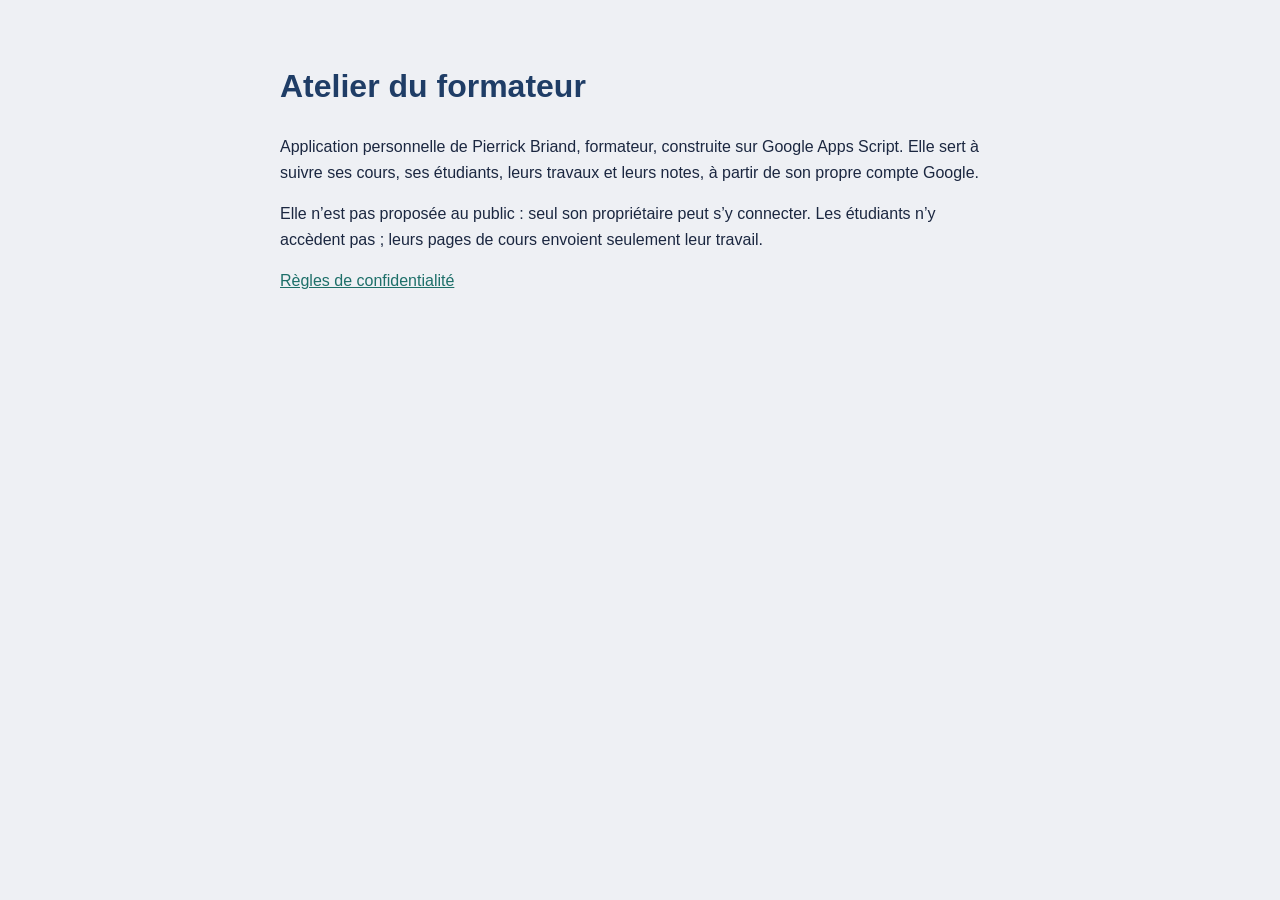
<file: atelier/index.html>
<!doctype html>
<html lang="fr"><head><meta charset="utf-8"><meta name="viewport" content="width=device-width,initial-scale=1"><title>Atelier du formateur</title>
<style>body{font-family:Poppins,Arial,sans-serif;background:#EEF0F4;color:#1B2740;margin:0}main{max-width:720px;margin:0 auto;padding:40px 16px;line-height:1.6}h1{color:#1F3D66}a{color:#1D6F69}</style></head>
<body><main>
<h1>Atelier du formateur</h1>
<p>Application personnelle de Pierrick Briand, formateur, construite sur Google Apps Script. Elle sert à suivre ses cours, ses étudiants, leurs travaux et leurs notes, à partir de son propre compte Google.</p>
<p>Elle n’est pas proposée au public : seul son propriétaire peut s’y connecter. Les étudiants n’y accèdent pas ; leurs pages de cours envoient seulement leur travail.</p>
<p><a href="confidentialite.html">Règles de confidentialité</a></p>
</main></body></html>
</file>
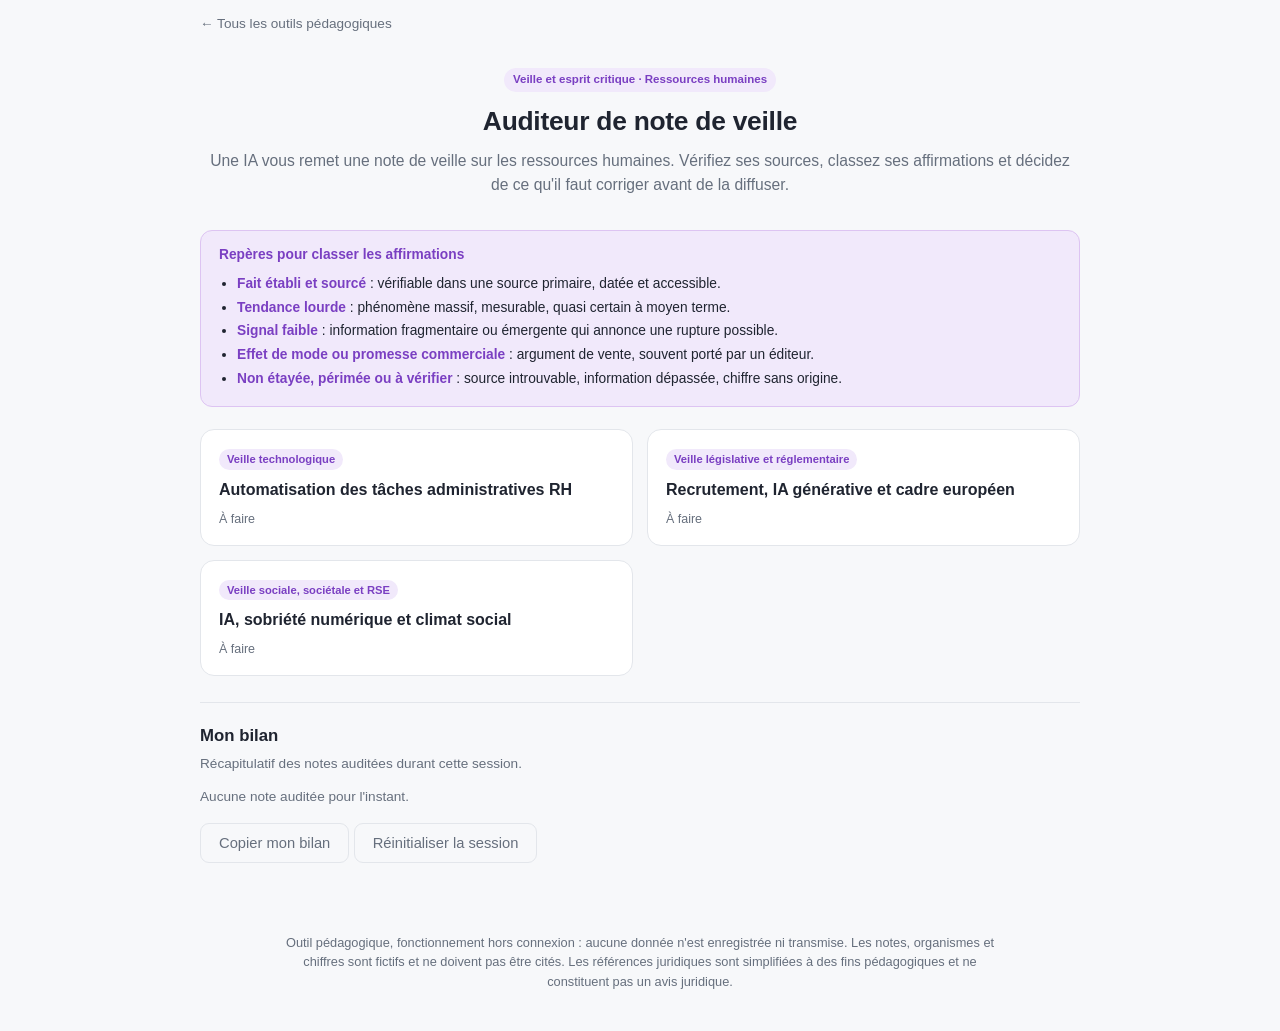
<file: auditeur-note-veille/index.html>
<!DOCTYPE html>
<html lang="fr">
<head>
<meta charset="UTF-8">
<meta name="viewport" content="width=device-width, initial-scale=1.0">
<title>Auditeur de note de veille</title>
<style>
  :root{
    --bg:#f7f8fa; --card:#ffffff; --ink:#1f2430; --muted:#666f7d; --line:#e3e6eb;
    --blue:#3457d5; --blue-light:#eaeefc;
    --green:#1f8a52; --green-light:#e7f6ee;
    --amber:#b5751d; --amber-light:#fdf1de;
    --red:#c23b3b; --red-light:#fbe9e9;
    --purple:#7a3fc2; --purple-light:#f1e9fb;
    --radius:14px;
  }
  *{box-sizing:border-box;}
  body{
    margin:0;
    font-family:-apple-system,BlinkMacSystemFont,"Segoe UI",Roboto,Helvetica,Arial,sans-serif;
    background:var(--bg); color:var(--ink); line-height:1.5;
  }
  header{ padding:32px 24px 14px; text-align:center; max-width:920px; margin:0 auto; }
  header h1{ font-size:1.65rem; margin:0 0 8px; letter-spacing:-0.01em; }
  header p{ color:var(--muted); margin:0; font-size:0.98rem; }
  .badge{
    display:inline-block; font-size:0.72rem; padding:3px 9px; border-radius:20px;
    background:var(--purple-light); color:var(--purple); font-weight:600; margin-bottom:10px;
  }
  .topnav{ max-width:920px; margin:0 auto; padding:14px 20px 0; font-size:0.85rem; }
  .topnav a{ color:var(--muted); text-decoration:none; }
  .topnav a:hover{ color:var(--blue); text-decoration:underline; }

  .wrap{ max-width:920px; margin:0 auto; padding:20px 20px 60px; }

  .ref-box{
    background:var(--purple-light); border:1px solid #ddc4f2; border-radius:12px;
    padding:14px 18px; font-size:0.86rem; margin-bottom:22px;
  }
  .ref-box b{ color:var(--purple); }
  .ref-box ul{ margin:8px 0 0; padding-left:18px; }
  .ref-box li{ margin-bottom:3px; }

  .case-grid{ display:grid; grid-template-columns:1fr 1fr; gap:14px; }
  @media (max-width:640px){ .case-grid{grid-template-columns:1fr;} }
  .case-card{
    background:var(--card); border:1px solid var(--line); border-radius:var(--radius);
    padding:16px 18px; cursor:pointer; transition:border-color .1s ease;
  }
  .case-card:hover{ border-color:var(--purple); }
  .case-card .tag{
    display:inline-block; font-size:0.7rem; padding:2px 8px; border-radius:12px;
    background:var(--purple-light); color:var(--purple); font-weight:600; margin-bottom:8px;
  }
  .case-card h3{ margin:0 0 6px; font-size:1rem; }
  .case-card .status{ font-size:0.78rem; color:var(--muted); margin-top:8px; }
  .case-card .status.done{ color:var(--green); font-weight:600; }

  .card{ background:var(--card); border:1px solid var(--line); border-radius:var(--radius); padding:22px; }
  .contexte-box{
    background:#f4f5f7; border-radius:10px; padding:12px 14px; font-size:0.88rem;
    color:var(--muted); margin-bottom:16px;
  }
  .contexte-box b{ color:var(--ink); }

  details.note-box{
    border:1px solid var(--line); border-radius:10px; background:#fbfbfc; margin-bottom:18px;
  }
  details.note-box summary{ cursor:pointer; padding:12px 16px; font-weight:600; font-size:0.92rem; }
  .note-body{ padding:0 16px 14px; font-size:0.92rem; }
  .note-body ol{ margin:6px 0 0; padding-left:0; list-style:none; }
  .note-body li{ padding:6px 0; border-bottom:1px solid var(--line); }
  .note-body li:last-child{ border-bottom:none; }
  .cid{
    display:inline-block; min-width:28px; text-align:center; font-size:0.72rem; font-weight:700;
    padding:1px 6px; border-radius:8px; background:var(--purple-light); color:var(--purple); margin-right:6px;
  }
  .sid{ background:var(--blue-light); color:var(--blue); }
  .srcref{ color:var(--muted); font-size:0.8rem; }

  .steps-indicator{ display:flex; gap:8px; margin-bottom:18px; }
  .step-dot{ flex:1; height:5px; border-radius:4px; background:var(--line); }
  .step-dot.active{ background:var(--purple); }
  .step-dot.done{ background:var(--green); }
  .step-title{ font-size:1.05rem; font-weight:700; margin:0 0 6px; }
  .step-help{ color:var(--muted); font-size:0.86rem; margin:0 0 14px; }

  .item{ padding:14px 0; border-bottom:1px solid var(--line); }
  .item:last-child{ border-bottom:none; }
  .item-head{ font-size:0.94rem; margin-bottom:10px; }
  .chips{ display:flex; flex-wrap:wrap; gap:8px; }
  .chip{
    padding:8px 13px; border-radius:20px; border:1px solid var(--line); background:#fff;
    color:var(--ink); font-size:0.82rem; font-weight:600; cursor:pointer;
  }
  .chip:hover:not(:disabled){ border-color:var(--purple); }
  .chip.picked{ background:var(--purple-light); border-color:var(--purple); color:var(--purple); }
  .chip.ok{ background:var(--green-light); border-color:var(--green); color:#175c38; }
  .chip.ko{ background:var(--red-light); border-color:var(--red); color:#7a2323; }
  .chip:disabled{ cursor:default; opacity:0.75; }
  .chip.ok:disabled,.chip.ko:disabled{ opacity:1; }

  .opt-list{ display:flex; flex-direction:column; gap:8px; margin-bottom:16px; }
  .opt-item{
    display:flex; align-items:flex-start; gap:10px; padding:11px 14px; border:1px solid var(--line);
    border-radius:10px; cursor:pointer; font-size:0.92rem;
  }
  .opt-item:hover{ border-color:var(--purple); }
  .opt-item.picked{ border-color:var(--purple); background:var(--purple-light); }
  .opt-item input{ margin-top:3px; }

  button{
    font-family:inherit; cursor:pointer; border:none; border-radius:9px; font-size:0.92rem;
    padding:11px 18px; transition:transform .05s ease;
  }
  button:active{ transform:scale(0.98); }
  button:disabled{ opacity:0.45; cursor:not-allowed; }
  .btn-primary{ background:var(--purple); color:#fff; font-weight:600; }
  .btn-primary:hover:not(:disabled){ background:#6733a8; }
  .btn-ghost{ background:transparent; color:var(--muted); border:1px solid var(--line); }
  .btn-ghost:hover{ background:#f0f1f3; }
  .actions-row{ display:flex; gap:10px; flex-wrap:wrap; margin-top:14px; }
  .link-btn{
    background:none; border:none; color:var(--blue); font-size:0.85rem; padding:0;
    text-decoration:underline; cursor:pointer; font-family:inherit;
  }

  .feedback-box{ margin-top:10px; border-radius:10px; padding:11px 14px; font-size:0.86rem; }
  .feedback-box.ok{ background:var(--green-light); border:1px solid #bfe4cd; color:#175c38; }
  .feedback-box.ko{ background:var(--red-light); border:1px solid #f1c3c3; color:#7a2323; }
  .feedback-box.info{ background:var(--blue-light); border:1px solid #c9d4f6; color:#243a8a; }
  .feedback-box b{ display:block; margin-bottom:3px; }

  .score-pill{
    display:inline-block; font-weight:700; font-size:0.85rem; padding:4px 12px; border-radius:20px;
    background:var(--purple-light); color:var(--purple); margin-bottom:12px;
  }
  textarea{
    width:100%; min-height:130px; resize:vertical; border:1px solid var(--line); border-radius:10px;
    padding:14px; font-size:0.96rem; font-family:inherit; color:var(--ink); background:#fbfbfc; margin-bottom:10px;
  }
  textarea:focus{ outline:none; border-color:var(--purple); background:#fff; }
  .criterion{
    display:flex; align-items:flex-start; gap:10px; padding:8px 0; border-bottom:1px solid var(--line);
    font-size:0.9rem; cursor:pointer;
  }
  .criterion:last-child{ border-bottom:none; }
  .criterion input{ margin-top:3px; }
  .prompt-box{
    background:#f4f5f7; border:1px dashed #c8ccd4; border-radius:10px; padding:12px 14px;
    font-size:0.88rem; margin:12px 0;
  }
  .case-summary{ background:var(--purple-light); border-radius:12px; padding:16px; margin-top:6px; }
  .case-summary h3{ margin:0 0 8px; font-size:0.95rem; color:var(--purple); }
  .breakdown{ font-size:0.88rem; margin:8px 0 12px; }
  .breakdown div{ display:flex; justify-content:space-between; padding:5px 0; border-bottom:1px solid #e2d3f3; }
  .breakdown div:last-child{ border-bottom:none; }

  .bilan-section{ margin-top:26px; padding-top:20px; border-top:1px solid var(--line); }
  .bilan-list{ display:flex; flex-direction:column; gap:6px; margin:12px 0 16px; }
  .bilan-item{
    display:flex; justify-content:space-between; align-items:center; font-size:0.85rem;
    padding:8px 0; border-bottom:1px solid var(--line);
  }
  .bilan-item:last-child{ border-bottom:none; }
  .bilan-score{ font-weight:700; color:var(--purple); }
  footer{ text-align:center; color:var(--muted); font-size:0.8rem; padding:10px 20px 40px; max-width:760px; margin:0 auto; }
</style>
</head>
<body>

<div class="topnav"><a href="../">&larr; Tous les outils pédagogiques</a></div>

<header>
  <div class="badge">Veille et esprit critique · Ressources humaines</div>
  <h1>Auditeur de note de veille</h1>
  <p>Une IA vous remet une note de veille sur les ressources humaines. Vérifiez ses sources, classez ses affirmations et décidez de ce qu'il faut corriger avant de la diffuser.</p>
</header>

<div class="wrap">

  <div class="ref-box" id="refBox">
    <b>Repères pour classer les affirmations</b>
    <ul>
      <li><b>Fait établi et sourcé</b> : vérifiable dans une source primaire, datée et accessible.</li>
      <li><b>Tendance lourde</b> : phénomène massif, mesurable, quasi certain à moyen terme.</li>
      <li><b>Signal faible</b> : information fragmentaire ou émergente qui annonce une rupture possible.</li>
      <li><b>Effet de mode ou promesse commerciale</b> : argument de vente, souvent porté par un éditeur.</li>
      <li><b>Non étayée, périmée ou à vérifier</b> : source introuvable, information dépassée, chiffre sans origine.</li>
    </ul>
  </div>

  <div id="caseGrid" class="case-grid"></div>
  <div id="caseWorkspace" style="display:none;"></div>

  <div class="bilan-section" id="bilanSection">
    <h2 style="font-size:1.05rem;margin:0 0 6px;">Mon bilan</h2>
    <p style="color:var(--muted);font-size:0.85rem;margin:0 0 4px;">Récapitulatif des notes auditées durant cette session.</p>
    <div id="bilanList" class="bilan-list"></div>
    <button class="btn-ghost" onclick="copierBilanGlobal()">Copier mon bilan</button>
    <button class="btn-ghost" onclick="viderSession()">Réinitialiser la session</button>
  </div>
</div>

<footer>
  Outil pédagogique, fonctionnement hors connexion : aucune donnée n'est enregistrée ni transmise.
  Les notes, organismes et chiffres sont fictifs et ne doivent pas être cités.
  Les références juridiques sont simplifiées à des fins pédagogiques et ne constituent pas un avis juridique.
</footer>

<script>
const NB = " ";

// Typographie française : espaces insécables avant : ; ? ! » % et après «
function fr(s){
  return s.replace(/ ([:;?!»%€])/g, NB + '$1').replace(/« /g, '«' + NB);
}
function frDeep(x){
  if (typeof x === 'string') return fr(x);
  if (Array.isArray(x)) return x.map(frDeep);
  if (x && typeof x === 'object'){
    const o = {};
    Object.keys(x).forEach(k => { o[k] = frDeep(x[k]); });
    return o;
  }
  return x;
}

const SOURCE_TYPES = {
  inst:  "Institutionnelle ou juridique",
  acad:  "Académique ou prospective",
  marche:"Commerciale ou de marché",
  intro: "Introuvable ou invérifiable"
};
const CLAIM_TYPES = {
  fait:    "Fait établi et sourcé",
  lourde:  "Tendance lourde",
  faible:  "Signal faible",
  mode:    "Effet de mode ou promesse commerciale",
  verifier:"Non étayée, périmée ou à vérifier"
};

const WRONG_ACTIONS = [
  { id: 'w1', label: "Demander à l'IA si elle est sûre de ses sources et s'en tenir à sa réponse", ok: false,
    why: "Une IA peut confirmer une source qu'elle a inventée : la vérification se fait dans la source primaire, pas auprès de l'IA." },
  { id: 'w2', label: "Reformuler la note pour la rendre plus convaincante auprès de la direction", ok: false,
    why: "Rendre une note plus convaincante ne la rend pas plus fiable : cela masque ses fragilités." },
  { id: 'w3', label: "Compléter la note avec des chiffres récents proposés par l'IA", ok: false,
    why: "Des chiffres proposés sans source sont autant de nouveaux risques d'invention." }
];

const CRITERES = [
  "J'ai distingué ce qui est établi de ce qui reste à vérifier.",
  "J'ai nommé au moins une affirmation à écarter, à requalifier ou à vérifier.",
  "J'ai proposé une action concrète avant diffusion (source à retrouver, recoupement, correction)."
];

const PROMPT_PROLONGEMENT = "Relis la note de veille ci-dessus comme un relecteur hostile : liste les affirmations les plus fragiles, les sources que tu ne peux pas vérifier et ce qui manque pour la publier. N'invente aucune source.";

// ---------------------------------------------------------------
// Notes à auditer
// ---------------------------------------------------------------
const NOTES = frDeep([
  {
    id: 'n1', perimetre: "Veille technologique",
    titre: "Automatisation des tâches administratives RH",
    contexte: "Un chargé de mission RH a demandé à une IA une note de veille sur l'automatisation des tâches administratives dans les services RH, à destination du comité de direction.",
    sources: [
      { id: 'S1', ref: "Observatoire public de l'emploi et des compétences, rapport annuel 2025 (méthodologie et échantillon de 4 200 entreprises publiés en ligne)", type: 'inst',
        explication: "Organisme public, données ouvertes, méthode et échantillon publiés : une source primaire de haut niveau de fiabilité." },
      { id: 'S2', ref: "Livre blanc « L'IA au service de la paie », éditeur SIRHplus, 2025", type: 'marche',
        explication: "Publié par un éditeur qui vend le produit : utile pour connaître l'offre, insuffisant comme preuve. Ses chiffres sont à recouper." },
      { id: 'S3', ref: "Chaire universitaire « Travail et technologies » : article évalué par des pairs sur les usages de l'IA dans les relations de travail, 2024, données ouvertes", type: 'acad',
        explication: "Revue à comité de lecture et données ouvertes : une source académique fiable. Elle rapporte des observations, pas des statistiques générales." },
      { id: 'S4', ref: "« Selon une étude récente d'un grand cabinet international »", type: 'intro',
        explication: "Ni nom, ni date, ni lien : impossible à vérifier, donc à ne jamais reprendre." }
    ],
    claims: [
      { id: 'A1', src: 'S1', text: "Les tâches répétitives de paie et de tri de documents sont automatisées dans la majorité des entreprises de plus de 250 salariés.", type: 'lourde',
        explication: "Phénomène massif, mesuré sur un large échantillon par une source ouverte : c'est une tendance lourde." },
      { id: 'A2', src: 'S2', text: "Notre solution divise par trois le temps de traitement des bulletins de paie.", type: 'mode',
        explication: "Promesse commerciale d'éditeur, sans méthode ni mesure indépendante : un argument de vente, pas un constat." },
      { id: 'A3', src: 'S3', text: "Des candidats se font souffler leurs réponses par une IA en temps réel pendant les entretiens en visioconférence.", type: 'faible',
        explication: "Observation fragmentaire, encore rare, mais qui annonce une rupture possible dans l'évaluation des candidats : un signal faible à suivre." },
      { id: 'A4', src: 'S4', text: "D'ici 2028, 70 % des métiers RH auront disparu.", type: 'verifier',
        explication: "Un chiffre spectaculaire adossé à une source introuvable : à écarter tant qu'aucune source primaire n'est retrouvée." },
      { id: 'A5', src: 'S3', text: "Certains salariés refusent de s'adresser à l'assistant RH par crainte d'être profilés.", type: 'faible',
        explication: "Témoignages isolés à ce stade, mais qui touchent à la confiance et à l'acceptabilité : un signal faible." }
    ],
    actions: [
      { id: 'r1', label: "Retrouver l'étude d'origine du chiffre de 70 %, ou l'écarter", ok: true,
        why: "Un chiffre sans source retrouvable n'a pas sa place dans une note destinée à un comité de direction." },
      { id: 'r2', label: "Présenter la phrase de l'éditeur comme un argument commercial, pas comme un constat", ok: true,
        why: "Le lecteur doit savoir qui parle et quel est son intérêt." },
      { id: 'r3', label: "Recouper la tendance d'automatisation avec une deuxième source indépendante", ok: true,
        why: "Une tendance qui fonde une décision se recoupe avec une seconde source indépendante." }
    ],
    modele: "Cette note repose sur une tendance solide (l'automatisation de la paie) et sur deux signaux faibles utiles à suivre. Je retire l'affirmation sur les 70 % de métiers, dont la source est introuvable, et je présente la phrase de l'éditeur comme un argument commercial. Avant diffusion, je recoupe la tendance avec une seconde source indépendante."
  },
  {
    id: 'n2', perimetre: "Veille législative et réglementaire",
    titre: "Recrutement, IA générative et cadre européen",
    contexte: "Une responsable du recrutement a demandé à une IA une note de veille sur le cadre européen applicable aux outils de recrutement fondés sur l'IA.",
    sources: [
      { id: 'S1', ref: "Règlement (UE) 2024/1689 sur l'intelligence artificielle, texte publié au Journal officiel de l'Union européenne", type: 'inst',
        explication: "Texte officiel : la source primaire de référence. Attention, il a été modifié depuis sa publication (voir l'affirmation A2)." },
      { id: 'S2', ref: "Communiqué de presse d'une start-up de technologie RH, TalentPilot, diffusé lors d'un salon en 2026", type: 'marche',
        explication: "Communication d'un fournisseur : utile pour connaître l'offre, jamais une preuve de conformité." },
      { id: 'S3', ref: "Laboratoire universitaire de recherche : prépublication sur les biais des algorithmes de tri de CV, 2026, données et code fournis", type: 'acad',
        explication: "Prépublication, pas encore évaluée par des pairs, mais transparente (données et code fournis) : à citer avec cette réserve." },
      { id: 'S4', ref: "« Une source proche du dossier », citée dans une lettre d'information", type: 'intro',
        explication: "Source anonyme, sans possibilité de vérification : une rumeur, pas une source." }
    ],
    claims: [
      { id: 'A1', src: 'S1', text: "Depuis le 2 février 2025, les systèmes d'IA qui déduisent les émotions des candidats ou des salariés sont interdits, sauf raisons médicales ou de sécurité.", type: 'fait',
        explication: "Règle en vigueur, vérifiable à l'article 5 du règlement : un fait établi et sourcé." },
      { id: 'A2', src: 'S1', text: "Les obligations « haut risque » de l'AI Act applicables aux outils de recrutement s'appliquent depuis août 2026.", type: 'verifier',
        explication: "Périmée : le règlement (UE) 2026/1744 (Digital Omnibus), entré en vigueur le 27 juillet 2026, reporte ces obligations au 2 décembre 2027. Une source primaire peut être dépassée : vérifiez toujours la date et les modifications (à contrôler sur EUR-Lex)." },
      { id: 'A3', src: 'S2', text: "Notre plateforme est 100 % conforme à l'AI Act, sans aucune démarche de votre part.", type: 'mode',
        explication: "Promesse commerciale absolue : l'entreprise qui utilise l'outil garde ses propres obligations (information, supervision humaine, analyse d'impact). Un argument de vente, pas un constat." },
      { id: 'A4', src: 'S3', text: "Un algorithme entraîné sur l'historique de recrutement d'une entreprise tend à reproduire les profils majoritaires du passé.", type: 'lourde',
        explication: "Mécanisme documenté et récurrent (effet de « clonage social ») : une tendance lourde, à citer avec la réserve d'une prépublication." },
      { id: 'A5', src: 'S4', text: "Un grand groupe européen aurait renoncé à tout recrutement humain dès 2027.", type: 'verifier',
        explication: "Une rumeur sans source vérifiable : à écarter." }
    ],
    actions: [
      { id: 'r1', label: "Vérifier la date d'application et les modifications récentes du texte cité", ok: true,
        why: "Un texte officiel peut être modifié : la date d'application de l'affirmation A2 est dépassée." },
      { id: 'r2', label: "Présenter l'affirmation du fournisseur comme un argument commercial, pas comme un constat", ok: true,
        why: "Une promesse de conformité totale est un argument de vente, pas une information juridique." },
      { id: 'r3', label: "Retrouver la source de l'annonce sur le groupe européen, ou l'écarter", ok: true,
        why: "Une rumeur non sourcée ne doit pas figurer dans une note de veille." }
    ],
    modele: "Le texte du règlement établit l'interdiction de l'analyse des émotions, et la prépublication confirme un mécanisme de biais connu. Je corrige la date des obligations « haut risque », reportées depuis, je requalifie la promesse du fournisseur en argument commercial et j'écarte la rumeur sans source. Je vérifie la date sur EUR-Lex avant de diffuser."
  },
  {
    id: 'n3', perimetre: "Veille sociale, sociétale et RSE",
    titre: "IA, sobriété numérique et climat social",
    contexte: "Un directeur des ressources humaines a demandé à une IA une note de veille sur les effets sociaux et environnementaux de l'IA en entreprise, pour préparer son diagnostic RSE.",
    sources: [
      { id: 'S1', ref: "Organisation internationale : rapport sur l'avenir du travail et l'IA, 2025, méthodologie publiée", type: 'acad',
        explication: "Rapport d'une organisation internationale avec méthodologie publiée : une source prospective de bon niveau." },
      { id: 'S2', ref: "Baromètre annuel d'une association professionnelle de DRH, 2025 : enquête auprès de 900 adhérents, questionnaire en annexe", type: 'acad',
        explication: "Baromètre professionnel avec questionnaire publié : une source prospective. Limite : un échantillon d'adhérents, non représentatif de toutes les entreprises." },
      { id: 'S3', ref: "Argumentaire commercial d'un fournisseur d'hébergement informatique « vert »", type: 'marche',
        explication: "Document commercial d'un fournisseur : un point de vue intéressé, à traiter comme tel." },
      { id: 'S4', ref: "« Des chercheurs ont montré que… », sans titre, auteur ni date", type: 'intro',
        explication: "Aucune référence exploitable : impossible de retrouver l'étude, donc de la vérifier." }
    ],
    claims: [
      { id: 'A1', src: 'S1', text: "Une requête à un grand modèle de langage consomme nettement plus d'énergie qu'une recherche web classique.", type: 'lourde',
        explication: "Constat convergent et durable : une tendance de fond pour la sobriété numérique. Tout chiffrage exact reste à sourcer." },
      { id: 'A2', src: 'S3', text: "Notre hébergement de l'IA est neutre en carbone.", type: 'mode',
        explication: "Allégation commerciale sans méthode de calcul : à requalifier ou à écarter." },
      { id: 'A3', src: 'S2', text: "42 % des DRH interrogés déclarent avoir déjà formé leurs recruteurs à l'IA.", type: 'fait',
        explication: "Chiffre daté, sourcé, avec méthode publiée : un fait établi, à interpréter avec prudence (échantillon d'adhérents, réponses déclaratives)." },
      { id: 'A4', src: 'S4', text: "Des chercheurs ont montré que l'IA détruit plus d'emplois qu'elle n'en crée.", type: 'verifier',
        explication: "Affirmation générale, non sourcée et très discutée : à écarter ou à documenter." },
      { id: 'A5', src: 'S1', text: "Des représentants du personnel commencent à demander des clauses sur l'usage de l'IA dans les accords d'entreprise.", type: 'faible',
        explication: "Pratique émergente, encore rare, qui pourrait devenir une norme du dialogue social : un signal faible." }
    ],
    actions: [
      { id: 'r1', label: "Recouper le chiffre du baromètre avec sa méthodologie (échantillon, période, mode de recueil)", ok: true,
        why: "Un chiffre d'enquête ne se lit qu'avec son échantillon et sa méthode." },
      { id: 'r2', label: "Requalifier la promesse « neutre en carbone » comme une allégation commerciale, ou l'écarter", ok: true,
        why: "Sans méthode de calcul, la promesse d'un fournisseur reste un argument de vente." },
      { id: 'r3', label: "Retrouver la référence des « chercheurs », ou écarter l'affirmation", ok: true,
        why: "Une affirmation sans référence ne peut pas être vérifiée : elle ne doit pas figurer dans le diagnostic." }
    ],
    modele: "La note repose sur un constat solide (la consommation d'énergie des modèles) et sur une enquête professionnelle datée, à lire avec les réserves de son échantillon. Je requalifie l'argument de l'hébergeur, j'écarte l'affirmation sur les emplois faute de source et je suis le signal sur les clauses d'accords d'entreprise. Je recoupe le baromètre avant de le présenter au comité de direction."
  }
]);

// Actions présentées : 3 bonnes + 3 mauvaises, ordre fixe mais mélangé par note
function actionsPourNote(n){
  const w = frDeep(WRONG_ACTIONS);
  const order = { n1: [0, 3, 1, 4, 2, 5], n2: [3, 0, 4, 1, 5, 2], n3: [0, 4, 3, 1, 2, 5] }[n.id];
  const all = n.actions.concat(w);
  return order.map(i => all[i]);
}

// ---------------------------------------------------------------
// État et stockage
// ---------------------------------------------------------------
let S = null;

function newState(noteId){
  return {
    noteId: noteId, step: 0,
    srcAns: {}, srcDone: false,
    claimAns: {}, claimDone: false,
    actAns: [], actDone: false,
    texte: '', modeleVu: false, crit: [false, false, false]
  };
}

function storageKey(){ return 'auditeur_veille_session'; }
function loadSession(){
  try{ const raw = localStorage.getItem(storageKey()); return raw ? JSON.parse(raw) : {}; }
  catch(e){ return {}; }
}
function saveSession(sess){
  try{ localStorage.setItem(storageKey(), JSON.stringify(sess)); }catch(e){}
}
function getNote(id){ return NOTES.find(n => n.id === id); }
function $(id){ return document.getElementById(id); }

// ---------------------------------------------------------------
// Liste des notes
// ---------------------------------------------------------------
function renderList(){
  const sess = loadSession();
  const grid = $('caseGrid');
  grid.innerHTML = '';
  NOTES.forEach(n => {
    const done = sess[n.id];
    const card = document.createElement('div');
    card.className = 'case-card';
    card.innerHTML =
      '<div class="tag">' + n.perimetre + '</div>' +
      '<h3>' + n.titre + '</h3>' +
      '<div class="status' + (done ? ' done' : '') + '">' +
      (done ? ('Terminé · ' + done.total + '/' + done.max) : 'À faire') + '</div>';
    card.onclick = () => openNote(n.id);
    grid.appendChild(card);
  });
  grid.style.display = 'grid';
  $('refBox').style.display = 'block';
  $('bilanSection').style.display = 'block';
  $('caseWorkspace').style.display = 'none';
  renderBilan();
}

function openNote(id){
  S = newState(id);
  $('caseGrid').style.display = 'none';
  $('refBox').style.display = 'none';
  $('bilanSection').style.display = 'none';
  $('caseWorkspace').style.display = 'block';
  renderWorkspace();
  window.scrollTo({ top: 0, behavior: 'smooth' });
}

function backToList(){ S = null; renderList(); }

// ---------------------------------------------------------------
// Espace de travail
// ---------------------------------------------------------------
function stepsIndicator(){
  let h = '<div class="steps-indicator">';
  for (let i = 0; i < 4; i++){
    h += '<div class="step-dot' + (i < S.step ? ' done' : (i === S.step ? ' active' : '')) + '"></div>';
  }
  return h + '</div>';
}

function noteBox(n, open){
  let h = '<details class="note-box"' + (open ? ' open' : '') + '><summary>La note produite par l\'IA</summary><div class="note-body">';
  h += '<div style="margin:6px 0;"><b>Affirmations</b></div><ol>';
  n.claims.forEach(c => {
    h += '<li><span class="cid">' + c.id + '</span>' + c.text + ' <span class="srcref">(source ' + c.src + ')</span></li>';
  });
  h += '</ol><div style="margin:12px 0 6px;"><b>Sources citées</b></div><ol>';
  n.sources.forEach(s => {
    h += '<li><span class="cid sid">' + s.id + '</span>' + s.ref + '</li>';
  });
  h += '</ol></div></details>';
  return h;
}

function renderWorkspace(){
  const n = getNote(S.noteId);
  let h = '<div class="card">';
  h += '<button class="link-btn" onclick="backToList()" style="margin-bottom:14px;">&larr; Retour aux notes</button>';
  h += '<div class="contexte-box"><b>Contexte&nbsp;:</b> ' + n.contexte + '</div>';
  h += stepsIndicator();
  h += noteBox(n, S.step < 2);
  if (S.step === 0) h += stepSources(n);
  else if (S.step === 1) h += stepClaims(n);
  else if (S.step === 2) h += stepActions(n);
  else h += stepRetour(n);
  h += '</div>';
  $('caseWorkspace').innerHTML = h;
  if (S.step === 3){
    const ta = $('retour');
    if (ta){ ta.value = S.texte; }
  }
}

// ---- Étape 1 : sources -------------------------------------------------
function chipsHtml(types, current, correct, done, fnName, itemId){
  let h = '<div class="chips">';
  Object.keys(types).forEach(k => {
    let cls = 'chip';
    if (done){
      if (k === correct) cls += ' ok';
      else if (k === current) cls += ' ko';
    } else if (k === current){ cls += ' picked'; }
    h += '<button class="' + cls + '" ' + (done ? 'disabled ' : '') +
         'onclick="' + fnName + '(\'' + itemId + '\',\'' + k + '\')">' + types[k] + '</button>';
  });
  return h + '</div>';
}

function stepSources(n){
  let h = '<div class="step-title">Étape 1 · Qualifier chaque source citée</div>';
  h += '<p class="step-help">Quel est le niveau de fiabilité de chaque source&nbsp;? Qui parle, avec quelle méthode, et peut-on la retrouver&nbsp;?</p>';
  n.sources.forEach(s => {
    const cur = S.srcAns[s.id];
    h += '<div class="item"><div class="item-head"><span class="cid sid">' + s.id + '</span>' + s.ref + '</div>';
    h += chipsHtml(SOURCE_TYPES, cur, s.type, S.srcDone, 'pickSource', s.id);
    if (S.srcDone){
      const ok = cur === s.type;
      h += '<div class="feedback-box ' + (ok ? 'ok' : 'ko') + '"><b>' + (ok ? 'Bonne réponse.' : 'Réponse attendue&nbsp;: ' + SOURCE_TYPES[s.type] + '.') + '</b>' + s.explication + '</div>';
    }
    h += '</div>';
  });
  if (S.srcDone){
    h += '<div class="actions-row"><button class="btn-primary" onclick="nextStep()">Continuer</button></div>';
  } else {
    const all = n.sources.every(s => S.srcAns[s.id]);
    h += '<div class="actions-row"><button class="btn-primary" onclick="validateSources()" ' + (all ? '' : 'disabled') + '>Valider mes réponses</button></div>';
  }
  return h;
}
function pickSource(id, k){ if (S.srcDone) return; S.srcAns[id] = k; renderWorkspace(); }
function validateSources(){ S.srcDone = true; renderWorkspace(); }

// ---- Étape 2 : affirmations -------------------------------------------
function stepClaims(n){
  let h = '<div class="step-title">Étape 2 · Classer chaque affirmation</div>';
  h += '<p class="step-help">Une source fiable ne rend pas toute affirmation fiable&nbsp;: lisez ce qui est réellement dit, et sa date.</p>';
  n.claims.forEach(c => {
    const cur = S.claimAns[c.id];
    h += '<div class="item"><div class="item-head"><span class="cid">' + c.id + '</span>' + c.text + ' <span class="srcref">(source ' + c.src + ')</span></div>';
    h += chipsHtml(CLAIM_TYPES, cur, c.type, S.claimDone, 'pickClaim', c.id);
    if (S.claimDone){
      const ok = cur === c.type;
      h += '<div class="feedback-box ' + (ok ? 'ok' : 'ko') + '"><b>' + (ok ? 'Bonne réponse.' : 'Réponse attendue&nbsp;: ' + CLAIM_TYPES[c.type] + '.') + '</b>' + c.explication + '</div>';
    }
    h += '</div>';
  });
  if (S.claimDone){
    h += '<div class="actions-row"><button class="btn-primary" onclick="nextStep()">Continuer</button></div>';
  } else {
    const all = n.claims.every(c => S.claimAns[c.id]);
    h += '<div class="actions-row"><button class="btn-primary" onclick="validateClaims()" ' + (all ? '' : 'disabled') + '>Valider mes réponses</button></div>';
  }
  return h;
}
function pickClaim(id, k){ if (S.claimDone) return; S.claimAns[id] = k; renderWorkspace(); }
function validateClaims(){ S.claimDone = true; renderWorkspace(); }

// ---- Étape 3 : actions prioritaires ------------------------------------
function stepActions(n){
  const list = actionsPourNote(n);
  let h = '<div class="step-title">Étape 3 · Que faire avant de diffuser cette note&nbsp;?</div>';
  h += '<p class="step-help">Cochez les trois actions les plus utiles.</p>';
  h += '<div class="opt-list">';
  list.forEach(a => {
    const picked = S.actAns.indexOf(a.id) !== -1;
    h += '<label class="opt-item' + (picked ? ' picked' : '') + '">';
    h += '<input type="checkbox" ' + (picked ? 'checked ' : '') + (S.actDone ? 'disabled ' : '') + 'onchange="toggleAction(\'' + a.id + '\')">';
    h += '<span>' + a.label + '</span></label>';
    if (S.actDone){
      const ok = a.ok;
      const cls = ok ? (picked ? 'ok' : 'info') : (picked ? 'ko' : 'info');
      const titre = ok ? (picked ? 'Bon choix.' : 'À retenir aussi.') : (picked ? 'À éviter.' : 'Bien vu de ne pas le cocher.');
      h += '<div class="feedback-box ' + cls + '" style="margin-top:-2px;margin-bottom:6px;"><b>' + titre + '</b>' + a.why + '</div>';
    }
  });
  h += '</div>';
  if (S.actDone){
    h += '<div class="actions-row"><button class="btn-primary" onclick="nextStep()">Continuer</button></div>';
  } else {
    h += '<div class="actions-row"><button class="btn-primary" onclick="validateActions()" ' + (S.actAns.length ? '' : 'disabled') + '>Valider</button></div>';
  }
  return h;
}
function toggleAction(id){
  if (S.actDone) return;
  const i = S.actAns.indexOf(id);
  if (i === -1) S.actAns.push(id); else S.actAns.splice(i, 1);
  renderWorkspace();
}
function validateActions(){ S.actDone = true; renderWorkspace(); }

// ---- Étape 4 : retour rédigé -------------------------------------------
function stepRetour(n){
  let h = '<div class="step-title">Étape 4 · Rédigez votre retour au commanditaire</div>';
  h += '<p class="step-help">En trois ou quatre phrases&nbsp;: ce qui est solide, ce que vous corrigez ou écartez, ce que vous vérifiez avant diffusion.</p>';
  h += '<textarea id="retour" placeholder="Rédigez ici votre retour…" oninput="S.texte=this.value" ' + (S.modeleVu ? 'readonly' : '') + '></textarea>';
  if (!S.modeleVu){
    h += '<div class="actions-row"><button class="btn-primary" onclick="voirModele()">Comparer avec un modèle</button></div>';
  } else {
    h += '<div class="feedback-box info"><b>Exemple de retour</b>' + n.modele + '</div>';
    h += '<p class="step-help" style="margin-top:14px;">Autoévaluation&nbsp;: cochez ce que votre retour contient réellement.</p>';
    CRITERES.forEach((c, i) => {
      h += '<label class="criterion"><input type="checkbox" ' + (S.crit[i] ? 'checked ' : '') + 'onchange="toggleCrit(' + i + ')"><span>' + fr(c) + '</span></label>';
    });
    h += '<div class="actions-row"><button class="btn-primary" onclick="finishNote()">Terminer l\'audit</button></div>';
  }
  return h;
}
function voirModele(){
  const ta = $('retour'); if (ta) S.texte = ta.value;
  S.modeleVu = true; renderWorkspace();
}
function toggleCrit(i){ S.crit[i] = !S.crit[i]; }

function nextStep(){ S.step++; renderWorkspace(); window.scrollTo({ top: 0, behavior: 'smooth' }); }

// ---------------------------------------------------------------
// Score et bilan de la note
// ---------------------------------------------------------------
function computeScores(n){
  const src = n.sources.filter(s => S.srcAns[s.id] === s.type).length;
  const clm = n.claims.filter(c => S.claimAns[c.id] === c.type).length;
  const list = actionsPourNote(n);
  const good = list.filter(a => a.ok && S.actAns.indexOf(a.id) !== -1).length;
  const bad = list.filter(a => !a.ok && S.actAns.indexOf(a.id) !== -1).length;
  const act = Math.max(0, good - bad);
  const auto = S.crit.filter(Boolean).length;
  return { src, srcMax: n.sources.length, clm, clmMax: n.claims.length, act, actMax: 3, auto, autoMax: 3,
           total: src + clm + act + auto, max: n.sources.length + n.claims.length + 6 };
}

function finishNote(){
  const n = getNote(S.noteId);
  const sc = computeScores(n);
  const sess = loadSession();
  sess[n.id] = { total: sc.total, max: sc.max, date: new Date().toISOString() };
  saveSession(sess);

  let h = '<div class="card">';
  h += '<button class="link-btn" onclick="backToList()" style="margin-bottom:14px;">&larr; Retour aux notes</button>';
  h += '<div class="case-summary"><h3>Audit terminé&nbsp;: ' + n.titre + '</h3>';
  h += '<div class="score-pill">Score total&nbsp;: ' + sc.total + '/' + sc.max + '</div>';
  h += '<div class="breakdown">';
  h += '<div><span>Qualification des sources</span><b>' + sc.src + '/' + sc.srcMax + '</b></div>';
  h += '<div><span>Classement des affirmations</span><b>' + sc.clm + '/' + sc.clmMax + '</b></div>';
  h += '<div><span>Actions avant diffusion</span><b>' + sc.act + '/' + sc.actMax + '</b></div>';
  h += '<div><span>Autoévaluation du retour rédigé</span><b>' + sc.auto + '/' + sc.autoMax + '</b></div>';
  h += '</div>';
  h += '<div class="actions-row">';
  h += '<button class="btn-ghost" onclick="copierBilanNote(\'' + n.id + '\')">Copier le bilan de cette note</button>';
  h += '<button class="btn-primary" onclick="backToList()">Auditer une autre note</button>';
  h += '</div></div>';
  h += '<div class="prompt-box"><b>Pour aller plus loin avec votre IA</b><br>Collez la note dans votre assistant, puis cette consigne&nbsp;:<br><br><i id="promptText">' + fr(PROMPT_PROLONGEMENT) + '</i>';
  h += '<div class="actions-row"><button class="btn-ghost" onclick="copierPrompt()">Copier la consigne</button></div>';
  h += '<p class="step-help" style="margin:10px 0 0;">Comparez ensuite sa critique avec la vôtre&nbsp;: a-t-elle repéré ce que vous avez repéré, et l\'inverse&nbsp;?</p></div>';
  h += '</div>';
  $('caseWorkspace').innerHTML = h;
  window.scrollTo({ top: 0, behavior: 'smooth' });
}

function copierPrompt(){
  copier(fr(PROMPT_PROLONGEMENT), 'Consigne copiée dans le presse-papiers.');
}
function copier(texte, msg){
  if (navigator.clipboard && navigator.clipboard.writeText){
    navigator.clipboard.writeText(texte).then(() => alert(msg), () => alert(texte));
  } else { alert(texte); }
}

function copierBilanNote(id){
  const n = getNote(id); const e = loadSession()[id]; if (!e) return;
  copier("Bilan – Auditeur de note de veille\nNote : " + n.titre + " (" + n.perimetre + ")\nScore : " + e.total + "/" + e.max,
         'Bilan copié dans le presse-papiers.');
}

// ---------------------------------------------------------------
// Bilan global
// ---------------------------------------------------------------
function renderBilan(){
  const sess = loadSession();
  const ids = Object.keys(sess).filter(id => getNote(id));
  const box = $('bilanList');
  if (!ids.length){
    box.innerHTML = '<div style="color:var(--muted);font-size:0.85rem;">Aucune note auditée pour l\'instant.</div>';
    return;
  }
  box.innerHTML = ids.map(id => {
    const n = getNote(id), e = sess[id];
    return '<div class="bilan-item"><span>' + n.titre + '</span><span class="bilan-score">' + e.total + '/' + e.max + '</span></div>';
  }).join('');
}

function copierBilanGlobal(){
  const sess = loadSession();
  const ids = Object.keys(sess).filter(id => getNote(id));
  if (!ids.length){ alert("Aucune note auditée pour l'instant."); return; }
  let t = "Bilan global – Auditeur de note de veille\n", tot = 0, mx = 0;
  ids.forEach(id => {
    const n = getNote(id), e = sess[id];
    t += "- " + n.titre + " : " + e.total + "/" + e.max + "\n";
    tot += e.total; mx += e.max;
  });
  t += "\nTotal : " + tot + "/" + mx;
  copier(t, 'Bilan copié dans le presse-papiers.');
}

function viderSession(){
  if (confirm('Réinitialiser toutes les notes auditées de cette session ?')){
    try{ localStorage.removeItem(storageKey()); }catch(e){}
    renderList();
  }
}

// ---------------------------------------------------------------
renderList();
function frStatic(){
  const walker = document.createTreeWalker(document.body, NodeFilter.SHOW_TEXT);
  const nodes = [];
  while (walker.nextNode()) nodes.push(walker.currentNode);
  nodes.forEach(t => { if (t.parentNode && !/^(SCRIPT|STYLE)$/.test(t.parentNode.nodeName)) t.nodeValue = fr(t.nodeValue); });
}
frStatic();
</script>
</body>
</html>
</file>
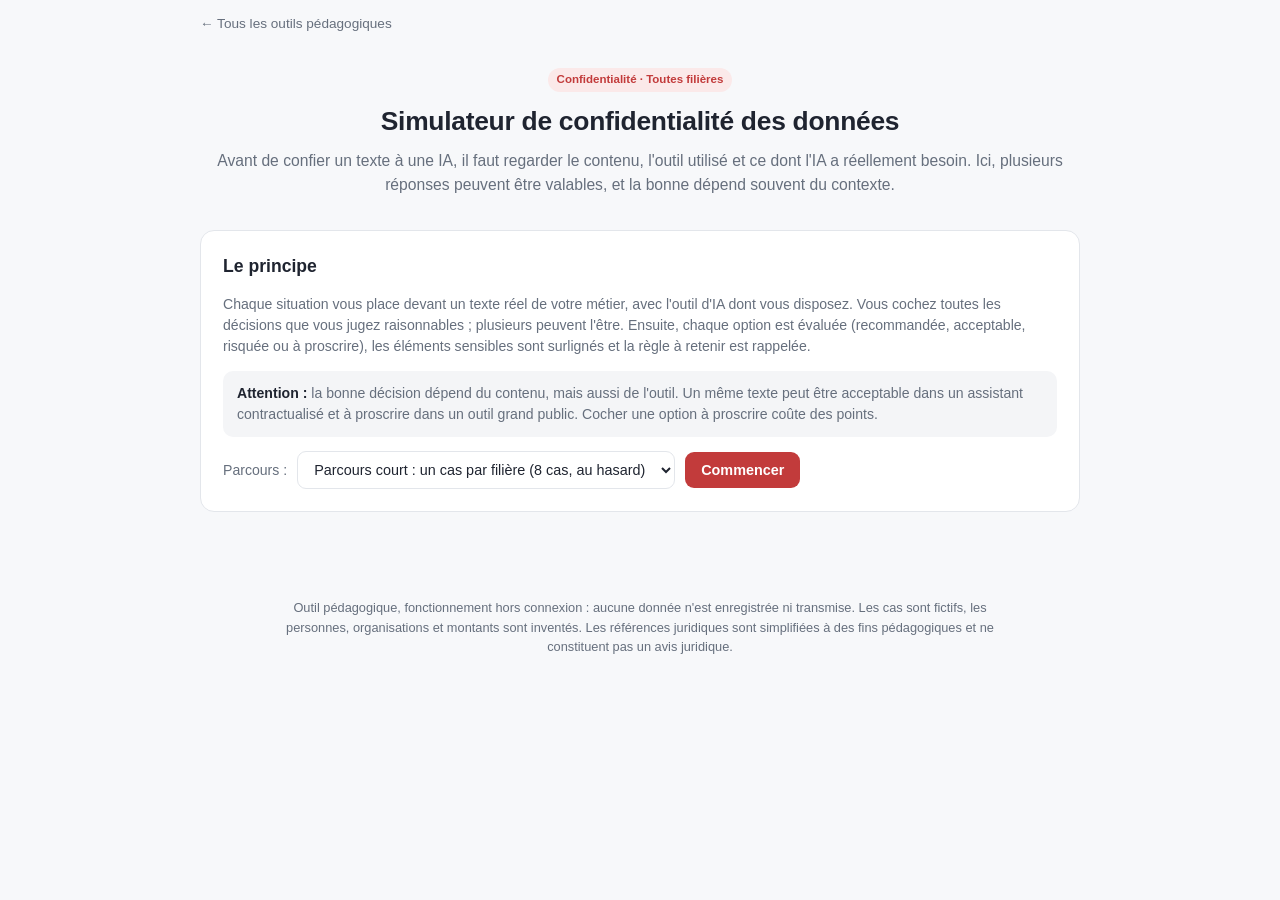
<file: simulateur-confidentialite/index.html>
<!DOCTYPE html>
<html lang="fr">
<head>
<meta charset="UTF-8">
<meta name="viewport" content="width=device-width, initial-scale=1.0">
<title>Simulateur de confidentialité des données</title>
<style>
  :root{
    --bg:#f7f8fa; --card:#ffffff; --ink:#1f2430; --muted:#666f7d; --line:#e3e6eb;
    --blue:#3457d5; --blue-light:#eaeefc;
    --green:#1f8a52; --green-light:#e7f6ee;
    --amber:#b5651d; --amber-light:#faeade;
    --red:#c23b3b; --red-light:#fbe9e9;
    --radius:14px;
  }
  *{box-sizing:border-box;}
  body{
    margin:0;
    font-family:-apple-system,BlinkMacSystemFont,"Segoe UI",Roboto,Helvetica,Arial,sans-serif;
    background:var(--bg); color:var(--ink); line-height:1.5;
  }
  header{ padding:32px 24px 14px; text-align:center; max-width:920px; margin:0 auto; }
  header h1{ font-size:1.65rem; margin:0 0 8px; letter-spacing:-0.01em; }
  header p{ color:var(--muted); margin:0; font-size:0.98rem; }
  .badge{
    display:inline-block; font-size:0.72rem; padding:3px 9px; border-radius:20px;
    background:var(--red-light); color:var(--red); font-weight:600; margin-bottom:10px;
  }
  .topnav{ max-width:920px; margin:0 auto; padding:14px 20px 0; font-size:0.85rem; }
  .topnav a{ color:var(--muted); text-decoration:none; }
  .topnav a:hover{ color:var(--blue); text-decoration:underline; }
  .wrap{ max-width:920px; margin:0 auto; padding:20px 20px 60px; }

  .card{ background:var(--card); border:1px solid var(--line); border-radius:var(--radius); padding:22px; margin-bottom:16px; }
  .card h2{ margin:0 0 8px; font-size:1.1rem; }
  .muted{ color:var(--muted); font-size:0.88rem; }
  .info-box{ background:#f4f5f7; border-radius:10px; padding:12px 14px; font-size:0.88rem; color:var(--muted); margin:12px 0; }
  .info-box b{ color:var(--ink); }
  .tool-box{ background:var(--blue-light); border:1px solid #c9d4f6; color:#243a8a; border-radius:10px; padding:10px 14px; font-size:0.87rem; margin:0 0 12px; }

  button, select{ font-family:inherit; }
  button{ cursor:pointer; border:none; border-radius:9px; font-size:0.9rem; padding:10px 16px; transition:transform .05s ease; }
  button:active{ transform:scale(0.98); }
  button:disabled{ opacity:0.45; cursor:not-allowed; }
  .btn-primary{ background:var(--red); color:#fff; font-weight:600; }
  .btn-primary:hover:not(:disabled){ background:#a83030; }
  .btn-ghost{ background:transparent; color:var(--muted); border:1px solid var(--line); }
  .btn-ghost:hover{ background:#f0f1f3; }
  .actions-row{ display:flex; gap:10px; flex-wrap:wrap; margin-top:14px; align-items:center; }
  select{ font-size:0.9rem; padding:9px 12px; border:1px solid var(--line); border-radius:9px; background:#fff; color:var(--ink); max-width:100%; }

  .topbar{
    display:flex; justify-content:space-between; align-items:center; gap:12px;
    background:var(--card); border:1px solid var(--line); border-radius:12px; padding:10px 16px; margin-bottom:14px; flex-wrap:wrap;
  }
  .progress{ height:6px; background:var(--line); border-radius:6px; overflow:hidden; flex:1 1 160px; min-width:120px; }
  .progress i{ display:block; height:100%; background:var(--red); }
  .tag{ display:inline-block; font-size:0.72rem; font-weight:600; padding:3px 10px; border-radius:12px; background:var(--red-light); color:var(--red); margin:0 6px 8px 0; }
  .tag.niv{ background:#f0f1f3; color:var(--muted); }

  .ctx{ font-size:0.92rem; margin:0 0 12px; }
  .doc{
    background:#fbfbfc; border:1px dashed #c9ced6; border-radius:10px; padding:14px 16px;
    font-size:0.88rem; white-space:pre-wrap; font-family:ui-monospace,SFMono-Regular,Menlo,Consolas,monospace;
    line-height:1.55; margin:0 0 14px; overflow-wrap:anywhere;
  }
  .doc-label{ font-size:0.75rem; color:var(--muted); margin-bottom:4px; font-weight:600; }
  mark.sens{ background:#fbd9d9; color:#7a2323; border-radius:4px; padding:0 3px; }

  .opt-list{ display:flex; flex-direction:column; gap:8px; margin:12px 0; }
  .opt{
    display:flex; align-items:flex-start; gap:10px; padding:12px 14px; border:1px solid var(--line);
    border-radius:10px; font-size:0.92rem; background:#fff; cursor:pointer;
  }
  .opt:hover{ border-color:var(--red); }
  .opt input{ margin-top:4px; flex-shrink:0; }
  .opt.locked{ cursor:default; }
  .opt.locked:hover{ border-color:var(--line); }
  .opt.v-ideal{ border-color:#8fd0aa; background:var(--green-light); }
  .opt.v-ok{ border-color:#bfe4cd; background:#f3faf6; }
  .opt.v-risque{ border-color:#efd3b3; background:var(--amber-light); }
  .opt.v-non{ border-color:#f1c3c3; background:var(--red-light); }
  .opt.chosen{ outline:2px solid var(--ink); outline-offset:1px; }
  .verdict{ display:inline-block; font-size:0.72rem; font-weight:700; padding:2px 9px; border-radius:12px; margin:0 6px 4px 0; }
  .verdict.ideal{ background:#cdebd9; color:#175c38; }
  .verdict.ok{ background:#dff2e7; color:#175c38; }
  .verdict.risque{ background:#f6dcc0; color:#7a4310; }
  .verdict.non{ background:#f5cccc; color:#7a2323; }
  .opt-e{ display:block; font-size:0.84rem; color:#3a4150; margin-top:3px; }

  .feedback-box{ border-radius:10px; padding:12px 14px; font-size:0.88rem; margin:10px 0; }
  .feedback-box.ok{ background:var(--green-light); border:1px solid #bfe4cd; color:#175c38; }
  .feedback-box.mid{ background:var(--amber-light); border:1px solid #efd3b3; color:#7a4310; }
  .feedback-box.ko{ background:var(--red-light); border:1px solid #f1c3c3; color:#7a2323; }
  .feedback-box.info{ background:var(--blue-light); border:1px solid #c9d4f6; color:#243a8a; }
  .feedback-box b{ display:block; margin-bottom:2px; }

  .tiles{ display:grid; grid-template-columns:repeat(3,1fr); gap:10px; margin:12px 0 4px; }
  @media (max-width:720px){ .tiles{ grid-template-columns:1fr; } }
  .tile{ background:#f4f5f7; border-radius:10px; padding:12px; text-align:center; }
  .tile b{ display:block; font-size:1.4rem; }
  .tile span{ font-size:0.75rem; color:var(--muted); }

  table{ width:100%; border-collapse:collapse; font-size:0.85rem; margin-top:10px; }
  th, td{ text-align:left; padding:8px 6px; border-bottom:1px solid var(--line); vertical-align:top; }
  th{ font-size:0.75rem; color:var(--muted); }
  .pct{ font-weight:700; white-space:nowrap; }
  .pct.h{ color:var(--green); } .pct.m{ color:var(--amber); } .pct.l{ color:var(--red); }
  footer{ text-align:center; color:var(--muted); font-size:0.8rem; padding:10px 20px 40px; max-width:760px; margin:0 auto; }
</style>
</head>
<body>

<div class="topnav"><a href="../">&larr; Tous les outils pédagogiques</a></div>

<header>
  <div class="badge">Confidentialité · Toutes filières</div>
  <h1>Simulateur de confidentialité des données</h1>
  <p>Avant de confier un texte à une IA, il faut regarder le contenu, l'outil utilisé et ce dont l'IA a réellement besoin. Ici, plusieurs réponses peuvent être valables, et la bonne dépend souvent du contexte.</p>
</header>

<div class="wrap" id="app"></div>

<footer>
  Outil pédagogique, fonctionnement hors connexion : aucune donnée n'est enregistrée ni transmise. Les cas sont fictifs, les personnes, organisations et montants sont inventés.
  Les références juridiques sont simplifiées à des fins pédagogiques et ne constituent pas un avis juridique.
</footer>

<script>
(function(){
  var NB = ' ', NF = ' ';

  function fr(s){
    return s.replace(/ ([:;?!»%€])/g, NB + '$1').replace(/« /g, '«' + NB).replace(/(\d) (\d)/g, '$1' + NF + '$2');
  }

  var VAL = { ideal: 2, ok: 1, risque: -1, non: -2 };
  var VERDICT = { ideal: 'Recommandée', ok: 'Acceptable', risque: 'Risquée', non: 'À proscrire' };
  var NIVEAU = { 1: 'Niveau 1 · Repérage', 2: 'Niveau 2 · Nuancé', 3: 'Niveau 3 · Délicat' };

  var G = `assistant IA grand public : compte personnel, réglages par défaut, aucun contrat avec votre organisation.`;
  var H = `assistant IA grand public, avec l'historique et l'utilisation des conversations pour l'entraînement désactivés.`;
  var E = `assistant IA d'entreprise validé par la DSI : contrat signé, données exclues de l'entraînement, hébergement dans l'Union européenne.`;

  function o(v, t, e){ return { v: v, t: t, e: e }; }

  var CAS = [

  /* ───────── Ressources humaines ───────── */
  { filiere: 'Ressources humaines', niveau: 1, titre: 'Une offre d\'emploi avec une note interne', outil: G,
    contexte: 'Vous voulez rendre plus attractive une offre avant sa publication.',
    texte: `Offre : chargé(e) de développement RH, CDI, Nantes.
Missions : suivi de la paie, relations avec les managers, appui au recrutement.
Profil : 3 ans d'expérience, maîtrise d'un SIRH. Rémunération : 36 000 à 40 000 € brut annuel.
[[Note interne (ne pas publier) : poste libéré par le départ de M. Delaunay, licencié pour faute grave en juin ; ne pas le mentionner. Budget réel autorisé : 46 000 €.]]`,
    options: [
      o('non', `Coller tel quel, pour gagner du temps`, `La note interne désigne une personne, révèle un licenciement et un budget non publié.`),
      o('ideal', `Supprimer la note interne et ne coller que l'annonce`, `L'annonce est publique par nature ; seule la note pose problème.`),
      o('risque', `Remplacer « M. Delaunay » par « un salarié » et garder le reste de la note`, `Le licenciement et le budget restent exposés, et le poste suffit à identifier la personne dans un petit service.`),
      o('ok', `Rédiger l'annonce seul, sans IA`, `Aucun risque, mais on renonce à une aide utile alors qu'une simple suppression suffisait.`)
    ],
    regle: `Relisez les notes, commentaires et champs cachés avant de coller un texte « public ». Minimisation des données (RGPD, article 5, paragraphe 1, point c).` },

  { filiere: 'Ressources humaines', niveau: 2, titre: 'Un compte rendu d\'entretien annuel', outil: E,
    contexte: 'Vous voulez une synthèse structurée du compte rendu d\'un entretien annuel.',
    texte: `Entretien annuel de [[Camille Martin]], [[matricule 4471]], assistante RH, [[site de Saint-Nazaire]].
Points forts : rigueur, autonomie sur la paie.
Points d'amélioration : délais de réponse aux candidats.
Contexte : [[fatigue marquée depuis la reprise après son traitement]]. Objectif : réduire à cinq jours le délai de réponse.
[[Demande d'augmentation de 150 € brut mensuel : refusée.]]`,
    options: [
      o('non', `Coller tel quel : l'outil est contractualisé, donc sûr`, `Le contrat encadre le transfert, il ne dispense pas de minimiser. La mention du traitement relève des données de santé et la rémunération est inutile à la tâche.`),
      o('ideal', `Retirer identité, matricule, mention de santé et demande de rémunération, garder évaluation et objectifs`, `On garde ce dont l'IA a besoin pour synthétiser, rien de plus.`),
      o('risque', `Remplacer le nom par « Salariée A » et garder tout le reste`, `La donnée de santé et la rémunération restent, et le poste sur un site précis permet de retrouver la personne.`),
      o('ok', `Ne coller que les objectifs, sans les points forts ni d'amélioration`, `Sûr, mais la synthèse obtenue sera pauvre.`)
    ],
    regle: `Un outil contractualisé réduit le risque de transfert (RGPD, article 28) mais ne remplace ni la minimisation (article 5) ni l'interdiction de principe de traiter des données de santé (article 9).` },

  { filiere: 'Ressources humaines', niveau: 2, titre: 'Un compte rendu de réunion du CSE', outil: E,
    contexte: 'Vous voulez un résumé d\'une réunion du comité social et économique.',
    texte: `Réunion du CSE du 17 septembre. Présents : [[Mme Paulin (élue CGT)]], [[M. Rocher (élu CFDT)]], [[M. Aubin (délégué syndical FO)]], la DRH, le directeur du site.
[[Mme Paulin]] demande un bilan des accidents du travail. [[M. Rocher]] s'oppose à la modification des horaires d'équipe. [[M. Aubin]] annonce un préavis de grève pour le 8 octobre.
La direction propose une consultation en novembre.`,
    options: [
      o('risque', `Coller le compte rendu tel quel pour obtenir un résumé`, `Les appartenances syndicales sont des données sensibles, et l'annonce d'une grève est attribuée à une personne nommée.`),
      o('ideal', `Remplacer noms et sigles par « délégation A, B, C » et garder les positions exprimées`, `Le résumé reste utile ; on retire ce qui permet d'attribuer une opinion syndicale à quelqu'un.`),
      o('ok', `Demander un modèle vide de compte rendu de CSE et le remplir soi-même`, `Sûr, au prix d'un gain de temps limité.`),
      o('non', `Envoyer l'enregistrement audio de la réunion à un service de transcription gratuit en ligne`, `Voix identifiables, propos syndicaux, aucun contrat : c'est le pire scénario.`)
    ],
    regle: `L'appartenance syndicale fait partie des catégories particulières de données (RGPD, article 9). Les sigles qui permettent de remonter à la personne se traitent comme les noms.` },

  { filiere: 'Ressources humaines', niveau: 3, titre: 'Classer trois candidats', outil: E,
    contexte: 'Vous avez présélectionné trois candidats et vous voulez gagner du temps sur la comparaison.',
    texte: `Poste : responsable logistique.
[[Karim B., 52 ans, nationalité algérienne, Le Havre]] : 18 ans d'expérience, CACES, anglais courant.
[[Julie M., 34 ans, en congé maternité jusqu'en mars, Nantes]] : 9 ans d'expérience, master logistique.
[[Thomas R., 41 ans, Saint-Nazaire]] : 12 ans d'expérience, certification Lean.
Demande : « Classe ces trois candidats du meilleur au moins bon. »`,
    options: [
      o('non', `Coller le tableau et utiliser tel quel le classement obtenu`, `Origine, âge et situation familiale n'ont rien à faire dans l'évaluation, et une décision fondée sur un seul traitement automatisé est encadrée (RGPD, article 22).`),
      o('ideal', `Ne coller que compétences et expériences, sans identité, âge, nationalité ni situation, et demander une grille de comparaison que vous appliquez vous-même`, `L'IA aide à structurer, la décision reste humaine.`),
      o('ok', `Demander seulement une grille de critères pour ce poste, sans aucun dossier`, `Le plus prudent, mais moins personnalisé.`),
      o('risque', `Retirer les noms mais garder âge, ville et nationalité, car « ce sont des critères utiles »`, `Ces critères sont discriminatoires en recrutement, et leur combinaison ré-identifie les personnes.`)
    ],
    regle: `Les informations demandées à un candidat ne doivent servir qu'à apprécier sa capacité à occuper l'emploi (Code du travail, article L. 1221-6). Le recrutement est un domaine à haut risque : la supervision humaine doit être réelle (RGPD, article 22).` },

  { filiere: 'Ressources humaines', niveau: 3, titre: 'Une plainte pour harcèlement', outil: E,
    contexte: 'Vous préparez une note de synthèse pour la direction sur une enquête interne en cours.',
    texte: `Dossier de [[Nathalie Colin]], [[responsable paie, agence de Vannes]] : plainte pour [[harcèlement moral]] visant [[son supérieur, M. Perrin]].
Faits : [[remarques répétées en réunion d'équipe les 3 et 17 mars]] ; [[arrêt de travail du 21 mars pour syndrome anxio-dépressif]].
Enquête interne en cours ; information du CSE prévue le mois prochain.`,
    options: [
      o('risque', `Coller le dossier tel quel dans l'outil validé, puisqu'il est contractualisé`, `Données de santé, allégations visant une personne nommée, procédure en cours : le contrat n'annule pas l'exigence de strict nécessaire.`),
      o('ideal', `Demander un plan type de note de synthèse d'enquête interne, sans aucun fait`, `Vous obtenez la structure sans exposer le dossier.`),
      o('ideal', `Demander au délégué à la protection des données ou au juriste si l'outil est autorisé pour les dossiers disciplinaires`, `Sur un dossier délicat, vérifier le cadre avant d'agir est le bon réflexe.`),
      o('ok', `Pseudonymiser (« Salariée A », « Manager B »), généraliser les dates et retirer l'arrêt de travail, puis coller les faits`, `Le risque baisse nettement, mais dans une agence de taille modeste les faits restent reconnaissables.`)
    ],
    regle: `Les données de santé (RGPD, article 9) et les procédures disciplinaires appellent un cadre précis. Pseudonymiser ne suffit pas quand le groupe est petit (RGPD, article 4, point 5 ; considérant 26).` },

  /* ───────── Marketing ───────── */
  { filiere: 'Marketing', niveau: 1, titre: 'Un extrait de la base clients', outil: G,
    contexte: 'Vous cherchez des tendances d\'achat dans la base clients (4 800 lignes).',
    texte: `Nom ; e-mail ; ville ; dernier achat ; panier moyen
[[Léa Fontaine]] ; [[lea.fontaine@exemple.fr]] ; Rennes ; [[12/09/2026]] ; 84 €
[[Marc Duval]] ; [[m.duval@exemple.fr]] ; Angers ; [[03/09/2026]] ; 142 €
[[Inès Roche]] ; [[ines.roche@exemple.fr]] ; Nantes ; [[21/09/2026]] ; 57 €
(… 4 797 autres lignes)`,
    options: [
      o('non', `Coller un extrait tel quel`, `Noms et e-mails de clients identifiés, sans contrat avec l'outil.`),
      o('ideal', `Calculer soi-même des agrégats (panier moyen par ville et par mois) et ne coller que ces chiffres`, `Pour une tendance, l'IA n'a pas besoin de lignes individuelles.`),
      o('ok', `Coller des lignes en remplaçant nom et e-mail par « Client A, B… » et la date par le mois`, `Le risque baisse fortement ; la donnée reste pseudonymisée tant que vous conservez la clé de correspondance.`),
      o('risque', `Garder prénoms et villes (« Léa, Rennes ») en retirant seulement les e-mails`, `Prénom, ville et date d'achat suffisent souvent à retrouver une personne.`)
    ],
    regle: `Anonymiser suppose que la ré-identification soit impossible ; un code remplaçant un nom reste une pseudonymisation (RGPD, article 4, point 5 ; considérant 26). La solution la plus sûre est souvent d'agréger.` },

  { filiere: 'Marketing', niveau: 2, titre: 'Des avis clients publiés', outil: G,
    contexte: 'Vous voulez une synthèse des avis publiés sur votre site.',
    texte: `Avis 1 : « Livraison rapide, mais le colis est arrivé au [[4 rue des Mimosas, 44600 Saint-Nazaire]] avec un jour de retard. » (Julie, 3/5)
Avis 2 : « Service client au top, merci à Karim ! Commande n° [[FR-2026-118842]]. » (anonyme, 5/5)
Avis 3 : « Produit conforme, mais [[mon mari est malade et j'ai dû annuler la commande]]. » (Sandrine, 2/5)`,
    options: [
      o('risque', `Coller tel quel : les avis sont publics`, `Un avis publié n'autorise pas toute réutilisation ; adresse, numéro de commande et santé d'un proche sont glissés dans le texte libre.`),
      o('ideal', `Relire, supprimer adresse, numéro de commande et mention de santé, puis coller`, `Le texte utile pour la synthèse est conservé.`),
      o('ok', `Résumer soi-même les trois thèmes sans rien coller`, `Sûr, mais l'IA devient inutile.`),
      o('non', `Coller avec prénoms et identifiants pour pouvoir répondre à chaque client depuis l'outil`, `Répondre aux clients n'exige pas de confier leurs identifiants à un outil externe.`)
    ],
    regle: `Une donnée publique reste une donnée personnelle : la finalité de la réutilisation doit être compatible, et les informations glissées dans un texte libre sont à retirer (RGPD, article 5).` },

  { filiere: 'Marketing', niveau: 3, titre: 'Un brief de lancement confidentiel', outil: H,
    contexte: 'Vous voulez des idées de slogans pour un produit non encore annoncé.',
    texte: `Brief confidentiel : lancement du sérum [[Aurore 2]] (marque [[Laboratoires Vasseur]]), annonce prévue le [[14 novembre 2026]].
Cible : femmes de 30 à 45 ans, urbaines.
Budget média : [[420 000 €]] ; agence : [[Studio Marée]].
Positionnement : « la routine simple, sans compromis ».`,
    options: [
      o('risque', `Coller tel quel : l'historique est désactivé, donc rien n'est conservé`, `Désactiver l'historique n'écarte pas toute conservation ni tout accès côté fournisseur, et ne remplace pas la confidentialité d'un lancement.`),
      o('ideal', `Remplacer marque, produit, date, budget et agence par des termes génériques, et coller cible et positionnement`, `L'IA a besoin du ton et de la cible, pas du plan de lancement.`),
      o('ideal', `Ne coller que la cible et le ton souhaité, sans aucun élément du plan de lancement`, `Encore plus sûr, pour un résultat équivalent.`),
      o('ok', `Attendre l'accès à l'outil validé par l'organisation avant d'y coller le brief complet`, `Cohérent et prudent, au prix d'un délai.`)
    ],
    regle: `Le secret des affaires protège les informations non publiques ayant une valeur commerciale, sous réserve de mesures de protection raisonnables (Code de commerce, articles L. 151-1 et suivants).` },

  /* ───────── Finance ───────── */
  { filiere: 'Finance', niveau: 1, titre: 'Un contrat de financement avant annonce', outil: G,
    contexte: 'Vous voulez un résumé d\'un contrat de financement.',
    texte: `Contrat de financement de l'acquisition de [[la société Océanis Marine]], confidentiel jusqu'à l'annonce officielle.
Montant : [[12 800 000 €]]. Emprunteur : [[groupe Vastel]].
Versement sur le compte [[IBAN FR76 3000 6000 0112 3456 7890 189]].
Signature prévue [[avant l'annonce publique]].`,
    options: [
      o('non', `Coller tel quel`, `Opération non annoncée, parties, montant et compte bancaire réunis.`),
      o('risque', `Remplacer seulement l'IBAN par des X et garder le reste`, `Montant, parties et calendrier d'une opération non annoncée restent exposés.`),
      o('ideal', `Ne rien coller ; demander une trame de synthèse de contrat de financement, à remplir hors ligne`, `Vous obtenez la méthode sans exposer l'opération.`),
      o('ok', `Utiliser l'assistant hébergé sur les serveurs de l'organisation, s'il existe et si vous y êtes autorisé`, `La donnée ne quitte pas l'organisation, sous réserve d'une autorisation explicite.`)
    ],
    regle: `Secret des affaires (Code de commerce, article L. 151-1) et information privilégiée (règlement (UE) n° 596/2014, articles 7 et 14) : une opération non annoncée ne se confie pas à un outil externe.` },

  { filiere: 'Finance', niveau: 2, titre: 'Un relevé bancaire à catégoriser', outil: E,
    contexte: 'Vous êtes assistant dans un cabinet comptable et voulez catégoriser les opérations d\'un client.',
    texte: `Date ; Libellé ; Montant
02/09 ; VIR [[M. Yves Lambert]] loyer septembre ; -1 250,00
05/09 ; PRLV [[Clinique du Pont : soins]] ; -380,00
09/09 ; VIR [[Association Espoir 44 : don]] ; -100,00
12/09 ; VIR SARL Bernard Toitures facture 2214 ; +4 860,00
Solde : 38 412,75, compte [[IBAN FR76 1027 8060 …]]`,
    options: [
      o('risque', `Coller le relevé complet dans l'outil validé`, `Un relevé peut révéler santé, convictions et situation financière ; l'outil validé limite le risque mais le strict nécessaire n'est pas respecté.`),
      o('ideal', `Demander à l'IA une formule ou un script de catégorisation, appliqué en local sur le fichier`, `La donnée ne quitte pas votre poste ; l'IA fournit seulement la méthode.`),
      o('ok', `Ne garder que date et montant, et catégoriser les libellés à la main`, `Réduit l'exposition, mais le gain de temps est faible.`),
      o('non', `Ajouter l'IBAN pour que l'IA « vérifie les virements »`, `L'IBAN n'est pas nécessaire pour catégoriser des opérations.`)
    ],
    regle: `Un relevé bancaire peut révéler des données sensibles (RGPD, article 9 : santé, convictions). On garde le strict nécessaire (article 5), et l'on traite souvent la donnée en local plutôt que de l'envoyer.` },

  { filiere: 'Finance', niveau: 3, titre: 'Des résultats trimestriels non publiés', outil: H,
    contexte: 'Vous voulez rendre plus clair un texte destiné au comité de direction.',
    texte: `Note interne : résultats du troisième trimestre de [[NovaTech SA, société cotée]], à ne pas diffuser avant le [[28 octobre]].
Chiffre d'affaires : [[412 M€, en hausse de 9 %]] ; résultat opérationnel [[en retrait de 14 %]] ; [[révision à la baisse des prévisions annuelles]].
Demande : rendre le texte plus lisible.`,
    options: [
      o('non', `Coller tel quel`, `Information précise, non publique, susceptible d'influencer le cours : la divulguer hors de l'exercice normal des fonctions est interdite.`),
      o('ideal', `Remplacer nom, chiffres et dates par des marqueurs (« [CA] », « [variation] »), travailler la structure, puis réintégrer les chiffres soi-même`, `L'IA améliore la forme, l'information sensible reste chez vous.`),
      o('risque', `Arrondir les chiffres et garder le nom de la société`, `Le sens (baisse des prévisions) et l'ordre de grandeur restent une information sensible.`),
      o('ok', `Attendre la publication officielle avant d'utiliser l'IA`, `Sûr, mais probablement inutile : la structure suffit.`)
    ],
    regle: `Information privilégiée et devoir de confidentialité avant publication (règlement (UE) n° 596/2014, articles 7 et 14) : la forme se travaille avec des marqueurs, pas avec les chiffres.` },

  /* ───────── Santé ───────── */
  { filiere: 'Santé', niveau: 1, titre: 'Un compte rendu de consultation', outil: G,
    contexte: 'Vous voulez reformuler un compte rendu pour un courrier au médecin traitant.',
    texte: `Patient : [[M. Henri Vidal]], né le [[14/03/1958]], [[12 rue des Tilleuls, Saint-Nazaire]].
Motif : [[douleurs thoraciques à l'effort]]. Antécédents : [[diabète de type 2, hypertension]].
Examens : [[ECG anormal]], test d'effort à programmer. Conclusion : orientation cardiologique.`,
    options: [
      o('non', `Coller tel quel`, `Identité, adresse, symptômes et antécédents : secret médical et données de santé.`),
      o('risque', `Retirer nom et adresse, garder date de naissance, symptômes et antécédents`, `Le reste permet encore de retrouver le patient, surtout dans une petite ville.`),
      o('ideal', `Rédiger un modèle de courrier avec champs vides, complété ensuite dans votre logiciel métier`, `Aucune donnée de santé n'est confiée à l'outil.`),
      o('ideal', `Utiliser un outil de saisie ou de dictée prévu pour cet usage et hébergé chez un hébergeur de données de santé certifié`, `Les données de santé se traitent dans un cadre certifié, pas dans un outil grand public.`)
    ],
    regle: `Secret professionnel (Code de la santé publique, article L. 1110-4), données de santé (RGPD, article 9) et hébergement chez un hébergeur certifié (Code de la santé publique, article L. 1111-8).` },

  { filiere: 'Santé', niveau: 2, titre: 'Un protocole d\'hygiène et un retour d\'expérience', outil: G,
    contexte: 'Vous voulez reformuler un protocole d\'hygiène pour un affichage dans le service.',
    texte: `Protocole d'hygiène des mains, service de cardiologie, CHU [[de Nantes]].
1. Friction hydro-alcoolique avant et après chaque soin.
2. Port de gants pour tout contact avec les liquides biologiques.
Retour d'expérience : [[le 3 mai, le patient de la chambre 12, M. Guyot, est décédé d'une infection nosocomiale à la suite d'un défaut de friction de l'aide-soignante de nuit]].`,
    options: [
      o('non', `Coller le document entier`, `Le retour d'expérience désigne un patient décédé et met en cause une soignante.`),
      o('ideal', `Supprimer le retour d'expérience et coller uniquement le protocole`, `Le protocole seul suffit à la tâche demandée.`),
      o('risque', `Remplacer « M. Guyot » par « un patient » en gardant date, chambre et service`, `Date, chambre et service permettent de retrouver le patient et la soignante.`),
      o('ok', `Ne rien coller`, `Sûr, mais la reformulation d'un protocole ne posait aucune difficulté une fois le retour retiré.`)
    ],
    regle: `Le secret professionnel couvre les informations sur les patients (Code de la santé publique, article L. 1110-4) ; une pseudonymisation partielle laisse subsister des éléments permettant l'identification.` },

  { filiere: 'Santé', niveau: 3, titre: 'Des notes de stage pour un dossier de formation', outil: G,
    contexte: 'Vous êtes étudiante en soins infirmiers et vous voulez de l\'aide pour rédiger une analyse de situation.',
    texte: `Notes de stage : [[Mme R., 87 ans, chambre 8, service de gériatrie de l'hôpital de Saint-Nazaire]]. Chute nocturne le [[9 juin]], [[fracture du col du fémur]]. [[Sa fille, très en colère, a menacé de porter plainte.]]
Demande : « Aide-moi à en tirer une analyse de situation pour mon dossier de formation. »`,
    options: [
      o('risque', `Coller telles quelles : le nom est déjà réduit à « Mme R. »`, `Âge, service, établissement, date et fracture suffisent à identifier la patiente.`),
      o('ideal', `Décrire une situation type en changeant âge, sexe, service, établissement et contexte, en gardant les enseignements`, `L'analyse porte sur les pratiques, pas sur la personne.`),
      o('ok', `Demander à l'IA la méthode de rédaction d'une analyse de situation, sans rien décrire`, `Sûr, mais moins directement utile.`),
      o('non', `Coller les notes complètes avec l'établissement « pour mieux contextualiser »`, `Aucune analyse pédagogique n'exige de nommer l'établissement ni de reproduire les faits réels.`)
    ],
    regle: `Les informations recueillies en stage relèvent du secret professionnel (Code pénal, article 226-13 ; Code de la santé publique, article L. 1110-4). Une situation inventée à partir d'une situation vécue protège la personne.` },

  /* ───────── Juridique ───────── */
  { filiere: 'Juridique', niveau: 1, titre: 'Une clause à reformuler', outil: G,
    contexte: 'Vous voulez une clause de confidentialité plus claire dans un contrat de prestation.',
    texte: `Entre [[la société Pelloux Conseil (SIRET 812 345 678 00019)]] et [[la société Batinord]], pour [[la refonte du système de paie, montant 96 000 €]] :
« Chacune des parties s'engage à ne pas divulguer les informations confidentielles de l'autre partie, sous réserve des obligations légales, pendant la durée du contrat et cinq ans après son terme. »`,
    options: [
      o('risque', `Coller le tout tel quel`, `Parties, identifiant d'entreprise, objet et montant du contrat sont confidentiels et inutiles à la reformulation.`),
      o('ideal', `Ne coller que la clause`, `La reformulation ne dépend d'aucune identité.`),
      o('ideal', `Remplacer les parties par « Prestataire » et « Client » et l'objet par « [mission] »`, `Le contexte contractuel est conservé, l'identification disparaît.`),
      o('ok', `Reformuler soi-même à partir d'un modèle de clause`, `Sûr, plus long.`)
    ],
    regle: `Communiquer un contrat à un prestataire externe peut méconnaître une obligation de confidentialité (Code civil, article 1103 : les contrats tiennent lieu de loi à ceux qui les ont faits).` },

  { filiere: 'Juridique', niveau: 2, titre: 'Le courriel d\'un client en garde à vue', outil: E,
    contexte: 'Vous êtes collaborateur dans un cabinet d\'avocats et voulez préparer une consultation.',
    texte: `De : [[M. Arnaud Le Goff]] : « Maître, comme convenu je vous précise les faits : le [[12 janvier]], j'ai [[signé de la main de mon associé, M. Fabre, un chèque de 18 000 € sans son accord]]. Il ignore [[que je suis mis en examen dans une autre affaire]]. Je souhaite savoir si je risque des poursuites pénales. »`,
    options: [
      o('risque', `Coller l'intégralité dans l'outil validé du cabinet`, `L'outil est contractualisé, mais le secret professionnel et la nature pénale des faits imposent de limiter la communication au strict nécessaire.`),
      o('ideal', `Extraire les faits juridiquement utiles, remplacer les noms par des rôles, retirer la procédure d'une autre affaire, puis utiliser l'outil validé`, `Le raisonnement juridique n'a pas besoin de l'identité ni de l'autre procédure.`),
      o('ok', `Demander le plan type d'une consultation en droit pénal des affaires, sans le dossier`, `Sûr, moins personnalisé.`),
      o('non', `Coller dans un compte personnel pour aller plus vite`, `Aucun contrat, secret professionnel de l'avocat compromis.`)
    ],
    regle: `Les consultations adressées par un avocat à son client sont couvertes par le secret professionnel (loi n° 71-1130 du 31 décembre 1971, article 66-5 ; Code pénal, article 226-13).` },

  { filiere: 'Juridique', niveau: 3, titre: 'Une décision de justice : quelle version ?', outil: G,
    contexte: 'Vous voulez résumer un arrêt de cour d\'appel. Vous avez reçu la version complète de la décision par courriel ; une version pseudonymisée est publiée sur le site officiel.',
    texte: `Arrêt du [[7 mars 2026]], cour d'appel de [[Rennes]] : [[M. Kévin Sorel]] contre [[société Transports Aubry]].
Le salarié, [[conducteur poids lourd depuis 2014, atteint d'une sclérose en plaques déclarée en 2023]], a été licencié pour inaptitude. La cour juge que l'employeur n'a pas [[recherché de reclassement sérieux]].`,
    options: [
      o('risque', `Coller l'arrêt complet reçu par courriel`, `La version complète nomme les parties et révèle la santé du salarié.`),
      o('ideal', `Récupérer la version pseudonymisée publiée et coller celle-ci`, `La décision est destinée à être publique, sous forme pseudonymisée.`),
      o('risque', `Retirer seulement les noms dans la version complète et coller`, `Profession, ancienneté, maladie et juridiction suffisent à ré-identifier.`),
      o('ok', `Résumer soi-même les points de droit et demander à l'IA de contrôler la cohérence du plan`, `Sûr, l'IA intervient sur la forme.`)
    ],
    regle: `Les décisions de justice sont mises à disposition du public à titre gratuit, sous une forme qui tient compte du risque de ré-identification (Code de l'organisation judiciaire, article L. 111-13). Utiliser la version publiée est le réflexe à avoir.` },

  /* ───────── Éducation ───────── */
  { filiere: 'Éducation', niveau: 1, titre: 'Des copies à corriger', outil: G,
    contexte: 'Vous voulez repérer les erreurs récurrentes dans une copie.',
    texte: `Copie de [[Émilie Roux, groupe B, n° étudiant 2026-0417]] :
« Le RGPD a été adopté en 2010 et s'applique uniquement aux entreprises françaises. »
Note provisoire : [[7/20]]. Observation : [[a redoublé l'an dernier]].`,
    options: [
      o('non', `Coller la copie avec nom, numéro, note et observation`, `Identité, note et parcours scolaire n'ont rien à voir avec la tâche.`),
      o('ideal', `Ne coller que l'extrait de la production, sans identité ni note`, `Pour repérer des erreurs de fond, seul le contenu compte.`),
      o('risque', `Retirer le nom mais garder le numéro d'étudiant`, `Le numéro est un identifiant direct qui retrouve la personne dans l'annuaire de l'établissement.`),
      o('ok', `Corriger seul, sans IA`, `Sûr, mais on renonce à une aide qui ne présentait aucune difficulté.`)
    ],
    regle: `Minimisation des données (RGPD, article 5, paragraphe 1, point c) : ni la note, ni le parcours, ni l'identité ne sont nécessaires pour repérer une erreur de contenu.` },

  { filiere: 'Éducation', niveau: 2, titre: 'Un aménagement d\'examen', outil: E,
    contexte: 'Vous devez informer les enseignants de l\'organisation d\'une épreuve pour un étudiant.',
    texte: `Notification d'aménagement d'examens : étudiant [[Baptiste Morel, n° 2026-0102, M1 RH]] : [[trouble du spectre de l'autisme]], [[reconnaissance MDPH]] ; aménagements : [[tiers-temps]], salle isolée, [[pauses à la demande]].
Demande : rédiger un courriel à l'équipe enseignante pour organiser l'épreuve.`,
    options: [
      o('non', `Coller la notification pour un courriel personnalisé`, `Diagnostic et reconnaissance de handicap n'ont pas à être communiqués aux enseignants, encore moins à un outil.`),
      o('ideal', `Demander un courriel type mentionnant seulement les aménagements (tiers-temps et salle isolée), sans nom ni pathologie`, `Les enseignants n'ont besoin que des aménagements.`),
      o('risque', `Écrire « étudiant A » mais garder la pathologie « pour que les enseignants comprennent »`, `La pathologie n'a pas à être communiquée ; les aménagements suffisent.`),
      o('ok', `Rédiger le courriel sans IA`, `Sûr, mais un modèle sans donnée suffisait.`)
    ],
    regle: `Le handicap et la santé sont des catégories particulières de données (RGPD, article 9) : on ne communique que ce qui est nécessaire (article 5), ici les aménagements et non le diagnostic.` },

  { filiere: 'Éducation', niveau: 3, titre: 'Des commentaires « anonymes » dans une petite promotion', outil: H,
    contexte: 'Vous voulez synthétiser les évaluations d\'un module suivi par 12 étudiants.',
    texte: `Commentaires « anonymes » :
1. « [[La seule alternante de Vannes]] n'arrive jamais à temps au premier cours, et le formateur le lui reproche. »
2. « Trop de travail de groupe ; [[l'étudiant qui a redoublé]] fait attendre tout le monde. »
3. « Le cas pratique était intéressant, mais [[le formateur a critiqué l'accent de Mamadou]] devant la classe. »`,
    options: [
      o('risque', `Coller tels quels : ils sont anonymes`, `Anonymes en apparence seulement : dans une promotion de 12, des détails et un prénom désignent des personnes.`),
      o('ideal', `Retirer les détails identifiants, regrouper les commentaires par thèmes et coller les thèmes`, `La synthèse porte sur le module, pas sur les personnes.`),
      o('ok', `Rédiger la synthèse soi-même`, `Sûr, plus long.`),
      o('non', `Coller les commentaires avec la liste d'émargement pour rattacher chacun à son auteur`, `Cela lève l'anonymat des évaluations et détourne leur finalité.`)
    ],
    regle: `Un commentaire anonyme reste une donnée personnelle si l'on peut retrouver son auteur ou la personne visée (RGPD, considérant 26). Sur un petit effectif, l'anonymat tient rarement.` },

  /* ───────── Commerce ───────── */
  { filiere: 'Commerce', niveau: 1, titre: 'Une fiche produit avec un commentaire interne', outil: G,
    contexte: 'Vous voulez raccourcir une fiche produit pour le site marchand.',
    texte: `Sac de voyage Escale 40 L, toile recyclée, dos matelassé, poche ordinateur 15 pouces. Garantie 2 ans. Prix public : 89 €.
[[Commentaire interne : prix d'achat fournisseur 21 €, marge 58 %, stock dormant à écouler avant décembre.]]`,
    options: [
      o('risque', `Coller tel quel : c'est une fiche produit`, `Le commentaire interne révèle marge, prix d'achat et situation de stock.`),
      o('ideal', `Retirer le commentaire interne et coller la fiche`, `La fiche est publique par nature, le commentaire ne l'est pas.`),
      o('ok', `Ne rien coller`, `Sûr, mais la fiche ne posait aucune difficulté une fois nettoyée.`),
      o('non', `Ajouter le contrat fournisseur pour que l'IA propose un argumentaire de négociation`, `Le contrat contient des conditions confidentielles d'un tiers.`)
    ],
    regle: `Le secret des affaires protège aussi les marges et conditions d'achat (Code de commerce, article L. 151-1). Vérifiez ce qui accompagne un texte public.` },

  { filiere: 'Commerce', niveau: 2, titre: 'La réclamation d\'un client mécontent', outil: G,
    contexte: 'Vous voulez un projet de réponse à un client mécontent.',
    texte: `De : [[Mme Chloé Aubert]] ([[chloe.aubert@exemple.fr]]), commande [[n° 88213]] :
« Mon fauteuil est arrivé cassé. C'est la troisième fois que je vous écris. [[Je suis en fauteuil roulant]] et cette commande était pour moi. Je vais saisir la DGCCRF. »`,
    options: [
      o('risque', `Coller le courriel tel quel pour obtenir une réponse`, `Nom, e-mail, numéro de commande et handicap : plus qu'il n'en faut pour rédiger une réponse.`),
      o('ideal', `Décrire la situation en quelques phrases, sans identité ni mention de santé (« client mécontent, produit cassé, relance, menace de signalement »)`, `L'IA a besoin du motif et du ton, pas de la personne.`),
      o('risque', `Retirer nom, e-mail et numéro de commande, mais garder la phrase sur le fauteuil roulant`, `La mention de handicap reste une donnée de santé et une situation reconnaissable.`),
      o('ok', `Utiliser un modèle de réponse de l'organisation`, `Sûr, moins personnalisé.`)
    ],
    regle: `Les données de santé sont interdites de traitement sauf exception (RGPD, article 9) ; pour une réponse commerciale, décrire le motif suffit (article 5).` },

  { filiere: 'Commerce', niveau: 3, titre: 'Un contrat de distribution exclusive', outil: E,
    contexte: 'Vous voulez repérer les points d\'attention d\'un contrat de distribution.',
    texte: `CONTRAT DE DISTRIBUTION EXCLUSIVE : [[Groupe Solmar]] / [[Ateliers Kerrand]].
Article 7 : les conditions tarifaires figurant en annexe 2 (remises de [[32 % au-delà de 50 000 unités]]) sont strictement confidentielles.
Article 12 : durée de trois ans, tacite reconduction, résiliation avec préavis de six mois.`,
    options: [
      o('risque', `Coller le contrat entier dans l'outil validé pour obtenir les points d'attention`, `L'article 7 interdit de divulguer les conditions tarifaires : reste à vérifier si l'outil compte comme un tiers. Un contrat avec l'éditeur ne suffit pas.`),
      o('ideal', `Relire la clause de confidentialité, puis coller le contrat sans l'annexe tarifaire`, `Vous vérifiez ce que le contrat autorise avant d'agir.`),
      o('ideal', `Ne coller que les articles sur la durée, la reconduction et la résiliation`, `L'analyse demandée n'exige pas les conditions financières.`),
      o('ok', `Demander une liste de contrôle générique d'un contrat de distribution exclusive, à appliquer soi-même`, `Sûr, moins précis.`)
    ],
    regle: `Une clause de confidentialité s'impose à vous : vérifiez si elle autorise la communication à des prestataires techniques (Code civil, article 1103) avant de confier un contrat à un outil, même contractualisé.` },

  /* ───────── Industrie ───────── */
  { filiere: 'Industrie', niveau: 1, titre: 'Un procédé de fabrication non breveté', outil: G,
    contexte: 'Vous voulez rédiger une fiche de procédé pour l\'atelier.',
    texte: `Procédé [[Hélix-3]] (à ne pas diffuser) : température de frittage [[1 240 °C pendant 47 minutes]], refroidissement en deux paliers.
Alliage : [[62 % de nickel, 30 % de cuivre, 8 % de molybdène]], additif [[référence B-77]].
[[Dépôt de brevet envisagé au premier trimestre 2027.]]`,
    options: [
      o('non', `Coller tel quel`, `Composition et paramètres d'un procédé non protégé sortent du cercle de confidentialité.`),
      o('risque', `Arrondir les paramètres et garder l'alliage en pourcentages`, `L'alliage reste la partie la plus sensible du savoir-faire.`),
      o('ideal', `Demander une trame de fiche de procédé sans aucun paramètre, à remplir hors ligne`, `La mise en forme ne dépend pas des valeurs.`),
      o('ideal', `Utiliser l'assistant hébergé sur les serveurs de l'entreprise, s'il existe et si vous y êtes autorisé`, `La donnée ne quitte pas l'organisation.`)
    ],
    regle: `Secret des affaires (Code de commerce, article L. 151-1) et nouveauté d'une invention (Code de la propriété intellectuelle, article L. 611-11) : une divulgation avant dépôt peut empêcher de breveter.` },

  { filiere: 'Industrie', niveau: 2, titre: 'Un script avec des identifiants', outil: G,
    contexte: 'Vous cherchez de l\'aide pour corriger une erreur de connexion à une base de données.',
    texte: `import psycopg2
conn = psycopg2.connect(host="[[10.4.22.7]]", user="[[admin_prod]]", password="[[Kz9!rTq_2026]]", dbname="[[paie_prod]]")
cur = conn.cursor()
cur.execute("SELECT nom, salaire FROM salaries WHERE site = %s", ("Nantes",))
# Erreur : psycopg2.OperationalError: connection timed out`,
    options: [
      o('non', `Coller tel quel : « c'est juste du code »`, `Adresse, identifiant, mot de passe et nom de la base de paie sont exposés.`),
      o('risque', `Coller tel quel, puis changer le mot de passe par précaution`, `Le mot de passe est déjà exposé ; l'adresse, le nom de la base et la structure de la table de paie le sont aussi.`),
      o('ideal', `Remplacer hôte, identifiant, mot de passe et nom de base par des valeurs factices, puis coller`, `L'erreur se diagnostique sans aucun secret.`),
      o('ok', `Décrire l'erreur (« délai de connexion dépassé sur une base PostgreSQL ») sans coller le code`, `Sûr, parfois moins précis.`)
    ],
    regle: `Un identifiant collé dans un outil externe doit être considéré comme compromis : on le remplace avant, et on le change si l'erreur a été commise (RGPD, article 32 : sécurité du traitement).` },

  { filiere: 'Industrie', niveau: 3, titre: 'Un accident du travail à analyser', outil: E,
    contexte: 'Vous voulez de l\'aide pour construire l\'arbre des causes d\'un accident.',
    texte: `Déclaration d'accident du 18 juin, atelier B, presse n° 3 : [[Éric Lorrain, opérateur, 52 ans, écrasement de deux doigts de la main droite]]. Témoin : [[Sabrina Petit]].
Cause probable : capteur de sécurité contourné [[sur consigne verbale du chef d'équipe, M. Dupuy]].`,
    options: [
      o('risque', `Coller intégralement, car l'outil est validé`, `Santé d'un salarié nommé, mise en cause d'une personne, procédure éventuelle.`),
      o('ideal', `Décrire les faits techniques (machine, séquence, dispositif contourné, environnement) sans nom, sans blessure et sans date précise`, `L'arbre des causes porte sur le système, pas sur les personnes.`),
      o('risque', `Pseudonymiser (« opérateur A », « chef d'équipe B ») mais garder atelier, poste et date`, `Dans un atelier de quelques personnes, chacun reconnaît les protagonistes.`),
      o('ok', `Construire l'arbre des causes seul, puis demander à l'IA de relire la logique`, `Sûr, l'IA intervient sur un résultat déjà anonyme.`)
    ],
    regle: `Les données de santé (RGPD, article 9) et les mises en cause de salariés appellent une extrême réserve : l'analyse des causes porte sur le système technique et organisationnel, pas sur les personnes.` }
  ];

  CAS.forEach(function(c, i){ c.id = i + 1; });

  var app = document.getElementById('app');
  var etat = { filiere: 'Toutes', liste: [], i: 0, rep: {}, valide: {} };

  function melanger(a){
    var b = a.slice();
    for (var i = b.length - 1; i > 0; i--){ var j = Math.floor(Math.random() * (i + 1)); var t = b[i]; b[i] = b[j]; b[j] = t; }
    return b;
  }

  function filieres(){
    var f = [];
    CAS.forEach(function(c){ if (f.indexOf(c.filiere) < 0) f.push(c.filiere); });
    return f;
  }

  function esc(t){ return t.replace(/&/g, '&amp;').replace(/</g, '&lt;').replace(/>/g, '&gt;'); }
  function texteHtml(t, revele){
    var s = esc(t);
    return revele ? s.replace(/\[\[(.+?)\]\]/g, '<mark class="sens">$1</mark>') : s.replace(/\[\[(.+?)\]\]/g, '$1');
  }

  function afficher(html){ app.innerHTML = fr(html); try { window.scrollTo(0, 0); } catch(e) {} }

  function score(c, coches){
    var max = 0, raw = 0, non = 0;
    c.options.forEach(function(op, k){
      if (VAL[op.v] > 0) max += VAL[op.v];
      if (coches.indexOf(k) >= 0){ raw += VAL[op.v]; if (op.v === 'non') non++; }
    });
    return { pct: Math.max(0, raw) / max, non: non };
  }

  function classe(p){ return p >= 0.8 ? 'h' : (p >= 0.5 ? 'm' : 'l'); }
  function pctTxt(p){ return Math.round(p * 100) + ' %'; }

  function accueil(){
    var nbParFiliere = {};
    CAS.forEach(function(c){ nbParFiliere[c.filiere] = (nbParFiliere[c.filiere] || 0) + 1; });
    var opts = '<option value="Court">Parcours court : un cas par filière (8 cas, au hasard)</option>' +
      '<option value="Toutes">Toutes les filières (' + CAS.length + ' cas)</option>' +
      filieres().map(function(f){ return '<option value="' + f + '">' + f + ' (' + nbParFiliere[f] + ' cas)</option>'; }).join('');
    afficher(
      '<div class="card"><h2>Le principe</h2>' +
      '<p class="muted">Chaque situation vous place devant un texte réel de votre métier, avec l\'outil d\'IA dont vous disposez. Vous cochez toutes les décisions que vous jugez raisonnables ; plusieurs peuvent l\'être. Ensuite, chaque option est évaluée (recommandée, acceptable, risquée ou à proscrire), les éléments sensibles sont surlignés et la règle à retenir est rappelée.</p>' +
      '<div class="info-box"><b>Attention&nbsp;:</b> la bonne décision dépend du contenu, mais aussi de l\'outil. Un même texte peut être acceptable dans un assistant contractualisé et à proscrire dans un outil grand public. Cocher une option à proscrire coûte des points.</div>' +
      '<div class="actions-row"><label class="muted" for="fil">Parcours&nbsp;:</label><select id="fil">' + opts + '</select>' +
      '<button class="btn-primary" id="go">Commencer</button></div></div>'
    );
    document.getElementById('go').onclick = function(){
      var v = document.getElementById('fil').value;
      etat.filiere = v;
      if (v === 'Court'){
        etat.liste = filieres().map(function(f){
          var l = CAS.filter(function(c){ return c.filiere === f; });
          return l[Math.floor(Math.random() * l.length)];
        });
        etat.liste = melanger(etat.liste);
      } else if (v === 'Toutes'){
        etat.liste = melanger(CAS);
      } else {
        etat.liste = CAS.filter(function(c){ return c.filiere === v; });
      }
      etat.liste.forEach(function(c){ c.ordre = melanger(c.options.map(function(_, k){ return k; })); });
      etat.i = 0; etat.rep = {}; etat.valide = {};
      cas();
    };
  }

  function cas(){
    var c = etat.liste[etat.i], n = etat.liste.length, ok = !!etat.valide[c.id];
    var coches = etat.rep[c.id] || [];
    var html = '<div class="topbar"><span class="muted">Cas ' + (etat.i + 1) + ' sur ' + n + '</span><div class="progress"><i style="width:' + (etat.i / n * 100) + '%"></i></div></div>' +
      '<div class="card"><span class="tag">' + c.filiere + '</span><span class="tag niv">' + NIVEAU[c.niveau] + '</span><h2>' + c.titre + '</h2>' +
      '<p class="ctx">' + c.contexte + '</p>' +
      '<div class="tool-box"><b>Outil utilisé&nbsp;:</b> ' + c.outil + '</div>' +
      '<div class="doc-label">Texte que vous vous apprêtez à coller</div>' +
      '<div class="doc">' + texteHtml(c.texte, ok) + '</div>' +
      '<p class="ctx"><b>' + (ok ? 'Analyse de chaque option' : 'Cochez toutes les décisions que vous jugez raisonnables') + '</b></p><div class="opt-list">';
    c.ordre.forEach(function(k){
      var op = c.options[k], ch = coches.indexOf(k) >= 0;
      var cls = 'opt' + (ok ? ' locked v-' + op.v + (ch ? ' chosen' : '') : '');
      html += '<label class="' + cls + '"><input type="checkbox" data-k="' + k + '"' + (ch ? ' checked' : '') + (ok ? ' disabled' : '') + '><span>' +
        (ok ? '<span class="verdict ' + op.v + '">' + VERDICT[op.v] + '</span>' + (ch ? '<span class="verdict" style="background:#e3e6eb;color:#1f2430">Votre choix</span>' : '') + '<br>' : '') +
        op.t + (ok ? '<span class="opt-e">' + op.e + '</span>' : '') + '</span></label>';
    });
    html += '</div>';
    if (!ok){
      html += '<div class="actions-row"><button class="btn-primary" id="valider"' + (coches.length ? '' : ' disabled') + '>Valider ma réponse</button></div>';
    } else {
      var s = score(c, coches), p = s.pct;
      var boite = p >= 0.8 ? 'ok' : (p >= 0.5 ? 'mid' : 'ko');
      var titre = p >= 0.8 ? 'Décision solide' : (p >= 0.5 ? 'Décision partielle' : 'Décision fragile');
      html += '<div class="feedback-box ' + boite + '"><b>' + titre + ' : ' + pctTxt(p) + '</b>' +
        (s.non ? 'Vous avez coché une option à proscrire. ' : '') +
        'Les options recommandées rapportent le plus de points ; une option acceptable en rapporte moins ; une option risquée ou à proscrire en retire.</div>' +
        '<div class="feedback-box info"><b>À retenir</b>' + c.regle + '</div>' +
        '<div class="actions-row"><button class="btn-primary" id="suite">' + (etat.i + 1 < n ? 'Cas suivant' : 'Voir mon bilan') + '</button></div>';
    }
    html += '</div>';
    afficher(html);
    if (!ok){
      var boxes = app.querySelectorAll('input[type=checkbox]');
      var bt = document.getElementById('valider');
      Array.prototype.forEach.call(boxes, function(b){
        b.onchange = function(){
          var sel = [];
          Array.prototype.forEach.call(boxes, function(x){ if (x.checked) sel.push(parseInt(x.getAttribute('data-k'), 10)); });
          etat.rep[c.id] = sel; bt.disabled = sel.length === 0;
        };
      });
      bt.onclick = function(){ etat.valide[c.id] = true; cas(); };
    } else {
      document.getElementById('suite').onclick = function(){ if (etat.i + 1 < n){ etat.i++; cas(); } else { bilan(); } };
    }
  }

  function bilan(){
    var n = etat.liste.length, somme = 0, nons = 0, par = {};
    var lignes = etat.liste.map(function(c){
      var s = score(c, etat.rep[c.id] || []);
      somme += s.pct; nons += s.non;
      (par[c.filiere] = par[c.filiere] || []).push(s.pct);
      return { c: c, s: s };
    });
    var moy = somme / n;
    var titre = moy >= 0.8 ? 'Réflexes solides' : (moy >= 0.5 ? 'Réflexes à consolider' : 'Vigilance à renforcer');
    var f = filieres().filter(function(x){ return par[x]; });
    var html = '<div class="card"><h2>Mon bilan&nbsp;: ' + titre + '</h2>' +
      '<div class="tiles"><div class="tile"><b>' + pctTxt(moy) + '</b><span>score moyen</span></div>' +
      '<div class="tile"><b>' + n + '</b><span>situations traitées</span></div>' +
      '<div class="tile"><b>' + nons + '</b><span>options à proscrire cochées</span></div></div>' +
      '<p class="muted">Un bon réflexe ne consiste pas à tout interdire : il consiste à retirer ce que l\'IA n\'a pas besoin de voir, à tenir compte de l\'outil utilisé et à savoir renoncer quand aucune version réduite du texte n\'est acceptable.</p>' +
      '<table><thead><tr><th>Filière</th><th>Score moyen</th></tr></thead><tbody>' +
      f.map(function(x){ var a = par[x].reduce(function(p, q){ return p + q; }, 0) / par[x].length; return '<tr><td>' + x + '</td><td class="pct ' + classe(a) + '">' + pctTxt(a) + '</td></tr>'; }).join('') +
      '</tbody></table>' +
      '<table><thead><tr><th>Cas</th><th>Niveau</th><th>Score</th></tr></thead><tbody>' +
      lignes.map(function(l){ return '<tr><td>' + l.c.titre + '<br><span class="muted">' + l.c.filiere + '</span></td><td>' + l.c.niveau + '</td><td class="pct ' + classe(l.s.pct) + '">' + pctTxt(l.s.pct) + (l.s.non ? ' ⚠' : '') + '</td></tr>'; }).join('') +
      '</tbody></table>' +
      '<div class="actions-row"><button class="btn-primary" id="copier">Copier mon bilan</button><button class="btn-ghost" id="reset">Réinitialiser la session</button><span class="muted" id="msg"></span></div></div>';
    afficher(html);
    document.getElementById('reset').onclick = function(){ etat = { filiere: 'Toutes', liste: [], i: 0, rep: {}, valide: {} }; accueil(); };
    document.getElementById('copier').onclick = function(){
      var t = 'Simulateur de confidentialité des données — bilan\nScore moyen : ' + pctTxt(moy) + ' sur ' + n + ' situations ; options à proscrire cochées : ' + nons + '\n' +
        lignes.map(function(l){ return '- ' + l.c.titre + ' (' + l.c.filiere + ', niveau ' + l.c.niveau + ') : ' + pctTxt(l.s.pct) + (l.s.non ? ' [option à proscrire cochée]' : ''); }).join('\n');
      var m = document.getElementById('msg');
      function ok(){ m.textContent = 'Bilan copié.'; }
      function ko(){ m.textContent = 'Copie impossible : sélectionnez le tableau et copiez-le.'; }
      if (navigator.clipboard && navigator.clipboard.writeText){ navigator.clipboard.writeText(fr(t)).then(ok, ko); } else { ko(); }
    };
  }

  accueil();
})();
</script>
</body>
</html>
</file>
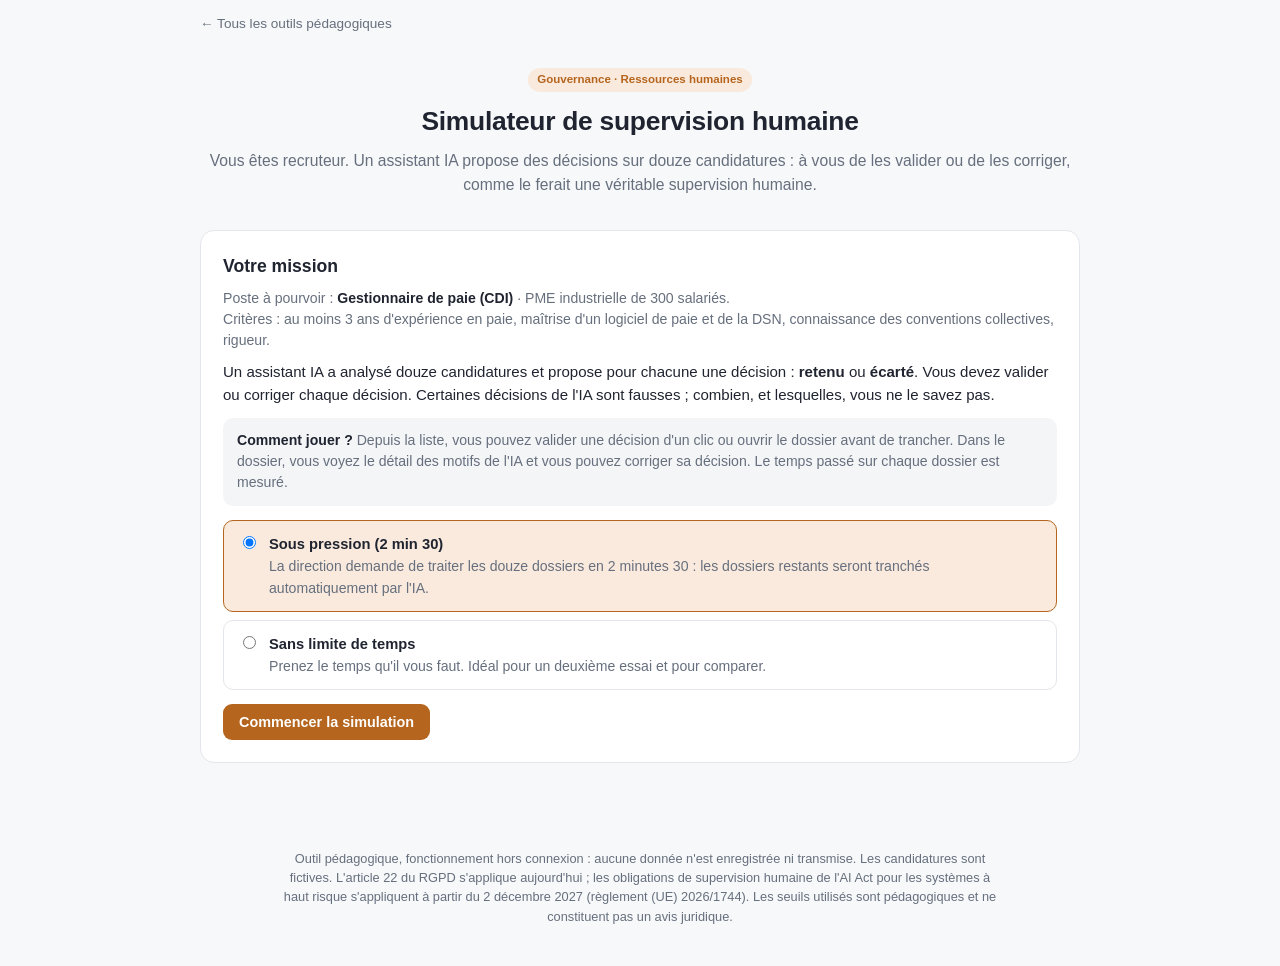
<file: simulateur-supervision-humaine/index.html>
<!DOCTYPE html>
<html lang="fr">
<head>
<meta charset="UTF-8">
<meta name="viewport" content="width=device-width, initial-scale=1.0">
<title>Simulateur de supervision humaine</title>
<style>
  :root{
    --bg:#f7f8fa; --card:#ffffff; --ink:#1f2430; --muted:#666f7d; --line:#e3e6eb;
    --blue:#3457d5; --blue-light:#eaeefc;
    --green:#1f8a52; --green-light:#e7f6ee;
    --amber:#b5651d; --amber-light:#faeade;
    --red:#c23b3b; --red-light:#fbe9e9;
    --radius:14px;
  }
  *{box-sizing:border-box;}
  body{
    margin:0;
    font-family:-apple-system,BlinkMacSystemFont,"Segoe UI",Roboto,Helvetica,Arial,sans-serif;
    background:var(--bg); color:var(--ink); line-height:1.5;
  }
  header{ padding:32px 24px 14px; text-align:center; max-width:920px; margin:0 auto; }
  header h1{ font-size:1.65rem; margin:0 0 8px; letter-spacing:-0.01em; }
  header p{ color:var(--muted); margin:0; font-size:0.98rem; }
  .badge{
    display:inline-block; font-size:0.72rem; padding:3px 9px; border-radius:20px;
    background:var(--amber-light); color:var(--amber); font-weight:600; margin-bottom:10px;
  }
  .topnav{ max-width:920px; margin:0 auto; padding:14px 20px 0; font-size:0.85rem; }
  .topnav a{ color:var(--muted); text-decoration:none; }
  .topnav a:hover{ color:var(--blue); text-decoration:underline; }
  .wrap{ max-width:920px; margin:0 auto; padding:20px 20px 60px; }

  .card{ background:var(--card); border:1px solid var(--line); border-radius:var(--radius); padding:22px; margin-bottom:16px; }
  .card h2{ margin:0 0 8px; font-size:1.1rem; }
  .muted{ color:var(--muted); font-size:0.88rem; }
  .info-box{ background:#f4f5f7; border-radius:10px; padding:12px 14px; font-size:0.88rem; color:var(--muted); margin:12px 0; }
  .info-box b{ color:var(--ink); }

  .mode-list{ display:flex; flex-direction:column; gap:8px; margin:14px 0; }
  .mode-item{
    display:flex; gap:10px; align-items:flex-start; padding:12px 14px; border:1px solid var(--line);
    border-radius:10px; cursor:pointer; font-size:0.92rem;
  }
  .mode-item:hover{ border-color:var(--amber); }
  .mode-item.picked{ border-color:var(--amber); background:var(--amber-light); }
  .mode-item input{ margin-top:3px; }

  button{
    font-family:inherit; cursor:pointer; border:none; border-radius:9px; font-size:0.9rem;
    padding:10px 16px; transition:transform .05s ease;
  }
  button:active{ transform:scale(0.98); }
  button:disabled{ opacity:0.45; cursor:not-allowed; }
  .btn-primary{ background:var(--amber); color:#fff; font-weight:600; }
  .btn-primary:hover:not(:disabled){ background:#9c5518; }
  .btn-ghost{ background:transparent; color:var(--muted); border:1px solid var(--line); }
  .btn-ghost:hover{ background:#f0f1f3; }
  .btn-danger{ background:transparent; color:var(--red); border:1px solid #f1c3c3; font-weight:600; }
  .btn-danger:hover{ background:var(--red-light); }
  .actions-row{ display:flex; gap:10px; flex-wrap:wrap; margin-top:14px; }
  .link-btn{ background:none; border:none; color:var(--blue); font-size:0.85rem; padding:0; text-decoration:underline; cursor:pointer; font-family:inherit; }

  .topbar{
    position:sticky; top:0; z-index:5; display:flex; justify-content:space-between; align-items:center; gap:12px;
    background:var(--card); border:1px solid var(--line); border-radius:12px; padding:10px 16px; margin-bottom:14px; flex-wrap:wrap;
  }
  .timer{ font-weight:700; font-size:1.15rem; font-variant-numeric:tabular-nums; }
  .timer.urgent{ color:var(--red); }

  .row{
    display:grid; grid-template-columns:1.4fr auto auto auto; gap:12px; align-items:center;
    padding:12px 14px; background:var(--card); border:1px solid var(--line); border-radius:12px; margin-bottom:8px;
  }
  @media (max-width:720px){ .row{ grid-template-columns:1fr; } }
  .row.done{ background:#fbfbfc; }
  .row-name{ font-weight:600; }
  .row-sub{ color:var(--muted); font-size:0.8rem; }
  .dec{ font-size:0.78rem; font-weight:700; padding:3px 10px; border-radius:12px; white-space:nowrap; }
  .dec.retenu{ background:var(--green-light); color:var(--green); }
  .dec.ecarte{ background:var(--red-light); color:var(--red); }
  .state{ font-size:0.8rem; color:var(--muted); white-space:nowrap; }
  .state.valide{ color:var(--green); font-weight:600; }
  .state.corrige{ color:var(--amber); font-weight:600; }
  .row-actions{ display:flex; gap:8px; }

  .dossier h2{ margin:0 0 4px; }
  .dossier ul{ margin:10px 0 14px; padding-left:20px; }
  .dossier li{ margin-bottom:4px; }
  .ia-box{ background:var(--blue-light); border:1px solid #c9d4f6; border-radius:10px; padding:12px 14px; font-size:0.9rem; margin-bottom:12px; }
  .ia-box b{ color:#243a8a; }

  .verdict{ border-radius:12px; padding:16px 18px; margin-bottom:16px; }
  .verdict h3{ margin:0 0 6px; font-size:1.05rem; }
  .verdict p{ margin:0; font-size:0.92rem; }
  .verdict.forme{ background:var(--red-light); border:1px solid #f1c3c3; color:#7a2323; }
  .verdict.partielle{ background:var(--amber-light); border:1px solid #efd3b3; color:#7a4310; }
  .verdict.effective{ background:var(--green-light); border:1px solid #bfe4cd; color:#175c38; }

  .tiles{ display:grid; grid-template-columns:repeat(4,1fr); gap:10px; margin:12px 0 4px; }
  @media (max-width:720px){ .tiles{ grid-template-columns:repeat(2,1fr); } }
  .tile{ background:#f4f5f7; border-radius:10px; padding:12px; text-align:center; }
  .tile b{ display:block; font-size:1.3rem; }
  .tile span{ font-size:0.75rem; color:var(--muted); }

  table{ width:100%; border-collapse:collapse; font-size:0.85rem; }
  th, td{ text-align:left; padding:8px 6px; border-bottom:1px solid var(--line); vertical-align:top; }
  th{ font-size:0.75rem; color:var(--muted); text-transform:none; }
  .ok-mark{ color:var(--green); font-weight:700; }
  .ko-mark{ color:var(--red); font-weight:700; }
  .flaw-note{ background:var(--red-light); border-radius:8px; padding:8px 10px; margin-top:6px; font-size:0.82rem; color:#7a2323; }
  .flaw-note b{ display:block; }

  .opt-list{ display:flex; flex-direction:column; gap:8px; margin:12px 0; }
  .opt-item{ display:flex; align-items:flex-start; gap:10px; padding:11px 14px; border:1px solid var(--line); border-radius:10px; cursor:pointer; font-size:0.92rem; }
  .opt-item:hover{ border-color:var(--amber); }
  .opt-item.picked{ border-color:var(--amber); background:var(--amber-light); }
  .opt-item input{ margin-top:3px; }
  .feedback-box{ margin:-2px 0 6px; border-radius:10px; padding:10px 14px; font-size:0.84rem; }
  .feedback-box.ok{ background:var(--green-light); border:1px solid #bfe4cd; color:#175c38; }
  .feedback-box.ko{ background:var(--red-light); border:1px solid #f1c3c3; color:#7a2323; }
  .feedback-box.info{ background:var(--blue-light); border:1px solid #c9d4f6; color:#243a8a; }
  .feedback-box b{ display:block; margin-bottom:2px; }
  .score-pill{ display:inline-block; font-weight:700; font-size:0.85rem; padding:4px 12px; border-radius:20px; background:var(--amber-light); color:var(--amber); margin-bottom:8px; }
  footer{ text-align:center; color:var(--muted); font-size:0.8rem; padding:10px 20px 40px; max-width:760px; margin:0 auto; }
</style>
</head>
<body>

<div class="topnav"><a href="../">&larr; Tous les outils pédagogiques</a></div>

<header>
  <div class="badge">Gouvernance · Ressources humaines</div>
  <h1>Simulateur de supervision humaine</h1>
  <p id="headerText">Vous êtes recruteur. Un assistant IA propose des décisions sur douze candidatures : à vous de les valider ou de les corriger, comme le ferait une véritable supervision humaine.</p>
</header>

<div class="wrap" id="app"></div>

<footer id="footerText">
  Outil pédagogique, fonctionnement hors connexion : aucune donnée n'est enregistrée ni transmise. Les candidatures sont fictives.
  L'article 22 du RGPD s'applique aujourd'hui ; les obligations de supervision humaine de l'AI Act pour les systèmes à haut risque s'appliquent à partir du 2 décembre 2027 (règlement (UE) 2026/1744).
  Les seuils utilisés sont pédagogiques et ne constituent pas un avis juridique.
</footer>

<script>
const NB = " ";
function fr(s){ return s.replace(/ ([:;?!»%€])/g, NB + '$1').replace(/« /g, '«' + NB); }
function frDeep(x){
  if (typeof x === 'string') return fr(x);
  if (Array.isArray(x)) return x.map(frDeep);
  if (x && typeof x === 'object'){ const o = {}; Object.keys(x).forEach(k => { o[k] = frDeep(x[k]); }); return o; }
  return x;
}
function $(id){ return document.getElementById(id); }

// ---------------------------------------------------------------
// Données
// ---------------------------------------------------------------
const POSTE = frDeep({
  titre: "Gestionnaire de paie (CDI)",
  entreprise: "PME industrielle de 300 salariés",
  criteres: "au moins 3 ans d'expérience en paie, maîtrise d'un logiciel de paie et de la DSN, connaissance des conventions collectives, rigueur"
});

const DOSSIERS = frDeep([
  { id: 'd1', nom: "Camille R.", ia: { decision: 'retenu', score: 88, motif: "Expérience et compétences conformes aux critères du poste." },
    resume: ["6 ans de gestion de la paie dans une PME industrielle (250 bulletins par mois)", "DSN, déclarations sociales, conventions collectives de la métallurgie", "BTS comptabilité et gestion, 2014"], flaw: null },
  { id: 'd3', nom: "Nadia K.", ia: { decision: 'ecarte', score: 41, motif: "Interruption d'activité supérieure à 18 mois : score réduit de 30 points." },
    resume: ["5 ans de paie en cabinet d'expertise comptable (dossiers de 10 à 250 salariés)", "Congé parental de 2 ans (2023-2025), formation de remise à niveau suivie à son retour", "Maîtrise de plusieurs logiciels de paie et de la DSN"],
    flaw: { titre: "Pénalisation d'une interruption de carrière", texte: "Pénaliser les interruptions d'activité touche surtout les femmes (congé parental, maternité) : c'est une discrimination indirecte fondée sur la situation de famille ou le sexe (article L. 1132-1 du Code du travail). Ce motif n'apparaissait pas dans la liste." } },
  { id: 'd8', nom: "Emma V.", ia: { decision: 'retenu', score: 79, motif: "Expérience et compétences conformes aux critères du poste." },
    resume: ["5 ans de paie dans la distribution", "DSN, gestion des absences, logiciel de paie", "Licence professionnelle RH"], flaw: null },
  { id: 'd4', nom: "Thomas B.", ia: { decision: 'ecarte', score: 38, motif: "Distance domicile-site élevée (42 km) : risque d'absentéisme et de départ." },
    resume: ["4 ans de gestion de la paie (180 salariés)", "DSN, soldes de tout compte, bulletins complexes", "Habite à 42 km du site"],
    flaw: { titre: "Lieu de résidence utilisé comme critère", texte: "Le lieu de résidence est un critère de discrimination interdit (article L. 1132-1 du Code du travail), et l'absentéisme supposé ne repose sur aucune donnée. C'est une variable de substitution qui reconstitue indirectement l'origine sociale ou géographique." } },
  { id: 'd9', nom: "Hugo T.", ia: { decision: 'ecarte', score: 52, motif: "Expérience inférieure au minimum requis (3 ans)." },
    resume: ["2 ans de paie en alternance puis en CDD", "Logiciel de paie, DSN", "BTS en cours de validation"], flaw: null },
  { id: 'd6', nom: "Karim D.", ia: { decision: 'ecarte', score: 35, motif: "Intitulé « gestionnaire de paie » absent du CV : correspondance de mots-clés insuffisante." },
    resume: ["4 ans en tant que responsable de la paie et des déclarations sociales (300 salariés)", "DSN, gestion des absences et des congés, logiciel de paie", "Formation continue en droit social"],
    flaw: { titre: "Rejet par mot-clé exact", texte: "Le filtre rejette un profil très adapté parce qu'il écrit « responsable de la paie » au lieu de « gestionnaire de paie ». Une IA à base de règles est rigide : sans relecture humaine, un bon candidat disparaît pour un synonyme." } },
  { id: 'd2', nom: "Julien M.", ia: { decision: 'retenu', score: 91, motif: "Expérience et compétences conformes aux critères du poste." },
    resume: ["7 ans en paie, dont 3 ans à la tête d'un pôle de 2 personnes", "Deux logiciels de paie, DSN mensuelle", "Licence professionnelle métiers de la paie"], flaw: null },
  { id: 'd7', nom: "Lucas P.", ia: { decision: 'retenu', score: 93, motif: "Densité maximale de mots-clés : paie ×14, DSN ×9, conventions ×7." },
    resume: ["Stage de 2 mois en cabinet comptable (2026)", "Fin du CV : liste de mots-clés (paie, DSN, conventions collectives, charges sociales) répétés en texte blanc sur fond blanc", "Master en cours (finance d'entreprise)"],
    flaw: { titre: "Bourrage de mots-clés récompensé", texte: "L'IA récompense la répétition de mots-clés et ne voit pas l'absence d'expérience réelle. La supervision doit aussi vérifier les décisions favorables, pas seulement les rejets." } },
  { id: 'd10', nom: "Inès G.", ia: { decision: 'ecarte', score: 40, motif: "Aucune expérience en paie." },
    resume: ["8 ans en comptabilité générale, aucune expérience en paie", "Souhaite se reconvertir vers la paie", "Diplôme de comptabilité et de gestion"], flaw: null },
  { id: 'd5', nom: "Sophie L.", ia: { decision: 'ecarte', score: 44, motif: "Diplôme ancien et profil senior : capacité d'adaptation aux nouveaux outils jugée incertaine." },
    resume: ["14 ans d'expérience en paie, dont 6 ans de responsabilité de service", "Certification paie obtenue en 2025", "DUT gestion, 1998"],
    flaw: { titre: "Biais d'âge", texte: "L'ancienneté du diplôme sert de variable de substitution à l'âge, un critère interdit (article L. 1132-1 du Code du travail). La candidate a passé une certification récente : le motif de l'IA est contredit par le dossier." } },
  { id: 'd11', nom: "Antoine S.", ia: { decision: 'retenu', score: 85, motif: "Expérience et compétences conformes aux critères du poste." },
    resume: ["8 ans de paie, dont 5 ans en multi-établissements", "Deux logiciels de paie, DSN, audits sociaux", "Master gestion des ressources humaines"], flaw: null },
  { id: 'd12', nom: "Manon C.", ia: { decision: 'ecarte', score: 43, motif: "Similarité avec les profils déjà recrutés dans l'entreprise : 31 %." },
    resume: ["6 ans de paie en PME de services (150 salariés)", "DSN, bulletins, conventions collectives, logiciel de paie", "Licence professionnelle métiers de la paie, 2019"],
    flaw: { titre: "Clonage social", texte: "Le modèle est calé sur l'historique des recrutements et pénalise les profils différents de ceux du passé. Le critère de similarité n'a aucun rapport avec la capacité à tenir le poste : c'est l'effet de « clonage social »." } }
]);

const MESURES = frDeep([
  { id: 'm1', ok: true, label: "Former les personnes chargées de la relecture aux biais de l'IA et à ses limites",
    why: "Une supervision efficace suppose des personnes capables de comprendre et d'interpréter les résultats de la machine." },
  { id: 'm2', ok: true, label: "Leur donner l'autorité et le temps de contredire la recommandation de l'IA",
    why: "C'est le cœur de la supervision humaine (article 14 de l'AI Act) : sans pouvoir de contredire, la relecture est fictive." },
  { id: 'm3', ok: true, label: "Conserver les journaux d'activité du système pendant au moins six mois",
    why: "Une obligation des entreprises qui utilisent un système à haut risque (article 26), applicable à partir du 2 décembre 2027 après le report du Digital Omnibus." },
  { id: 'm4', ok: true, label: "Mesurer le taux de décisions de l'IA corrigées par les recruteurs",
    why: "Un taux de correction proche de zéro est un signal d'alerte : il révèle une validation de pure forme." },
  { id: 'm5', ok: true, label: "Exiger de l'éditeur que les critères pris en compte soient visibles pour chaque décision",
    why: "Sans critères lisibles, le recruteur ne peut ni contester la machine, ni justifier sa décision devant un juge (charge de la preuve, article L. 1134-1)." },
  { id: 'w1', ok: false, label: "Fixer un objectif de deux cents dossiers traités par heure",
    why: "Une cadence pareille rend toute relecture impossible : c'est le scénario type d'une intervention humaine fictive." },
  { id: 'w2', ok: false, label: "Faire valider par un supérieur toute décision qui contredit l'IA",
    why: "Cela décourage la contradiction et renforce le biais d'automatisation : la personne relit pour confirmer, pas pour contester." },
  { id: 'w3', ok: false, label: "Informer les candidats seulement lorsqu'ils contestent un refus",
    why: "Le candidat doit être informé avant la mise en œuvre des méthodes d'aide au recrutement (article L. 1221-8 du Code du travail)." }
]);
const MESURES_ORDER = [5, 0, 3, 6, 1, 4, 7, 2];

const LIMITE_MS = 150000; // 2 min 30
const MODES = {
  pression: "Sous pression (2 min 30)",
  libre: "Sans limite de temps"
};

// ---------------------------------------------------------------
// État
// ---------------------------------------------------------------
let RUN = null;
let LAST = null; // résultats de la dernière partie

function storageKey(){ return 'supervision_essais'; }
function loadRuns(){ try{ const r = localStorage.getItem(storageKey()); return r ? JSON.parse(r) : []; }catch(e){ return []; } }
function saveRuns(a){ try{ localStorage.setItem(storageKey(), JSON.stringify(a.slice(-10))); }catch(e){} }

function newRun(mode){
  const d = {};
  DOSSIERS.forEach(x => { d[x.id] = { action: null, opened: false, ms: 0 }; });
  return { mode: mode, limit: mode === 'pression' ? LIMITE_MS : null, t0: Date.now(), d: d, openId: null, openT: null, timer: null, ended: false };
}
function dossier(id){ return DOSSIERS.find(x => x.id === id); }
function fmt(ms){
  const s = Math.max(0, Math.round(ms / 1000));
  return Math.floor(s / 60) + ':' + ('0' + (s % 60)).slice(-2);
}

// ---------------------------------------------------------------
// Écran d'accueil
// ---------------------------------------------------------------
let modeChoisi = 'pression';

function showIntro(){
  if (RUN && RUN.timer){ clearInterval(RUN.timer); }
  RUN = null;
  let h = '<div class="card"><h2>Votre mission</h2>';
  h += '<p class="muted" style="margin:0 0 8px;">Poste à pourvoir : <b style="color:var(--ink)">' + POSTE.titre + '</b> · ' + POSTE.entreprise + '.<br>Critères : ' + POSTE.criteres + '.</p>';
  h += '<p style="font-size:0.94rem;margin:10px 0;">Un assistant IA a analysé douze candidatures et propose pour chacune une décision : <b>retenu</b> ou <b>écarté</b>. Vous devez valider ou corriger chaque décision. Certaines décisions de l\'IA sont fausses ; combien, et lesquelles, vous ne le savez pas.</p>';
  h += '<div class="info-box"><b>Comment jouer&nbsp;?</b> Depuis la liste, vous pouvez valider une décision d\'un clic ou ouvrir le dossier avant de trancher. Dans le dossier, vous voyez le détail des motifs de l\'IA et vous pouvez corriger sa décision. Le temps passé sur chaque dossier est mesuré.</div>';
  h += '<div class="mode-list">';
  Object.keys(MODES).forEach(k => {
    const picked = modeChoisi === k;
    h += '<label class="mode-item' + (picked ? ' picked' : '') + '"><input type="radio" name="mode" ' + (picked ? 'checked ' : '') + 'onchange="choisirMode(\'' + k + '\')">';
    h += '<span><b>' + MODES[k] + '</b><br><span class="muted">' + (k === 'pression'
      ? "La direction demande de traiter les douze dossiers en 2 minutes 30 : les dossiers restants seront tranchés automatiquement par l'IA."
      : "Prenez le temps qu'il vous faut. Idéal pour un deuxième essai et pour comparer.") + '</span></span></label>';
  });
  h += '</div>';
  h += '<div class="actions-row"><button class="btn-primary" onclick="startRun()">Commencer la simulation</button></div></div>';
  h += runsTable();
  $('app').innerHTML = h;
}
function choisirMode(k){ modeChoisi = k; showIntro(); }

// ---------------------------------------------------------------
// Simulation
// ---------------------------------------------------------------
function startRun(){
  RUN = newRun(modeChoisi);
  RUN.timer = setInterval(tick, 250);
  renderRun();
}

function tick(){
  if (!RUN || RUN.ended) return;
  const el = $('timer');
  const elapsed = Date.now() - RUN.t0;
  if (RUN.limit){
    const rest = RUN.limit - elapsed;
    if (el){ el.textContent = fmt(rest); el.className = 'timer' + (rest < 30000 ? ' urgent' : ''); }
    if (rest <= 0) endRun();
  } else if (el){
    el.textContent = fmt(elapsed);
  }
}

function flushOpen(){
  if (RUN.openId){
    RUN.d[RUN.openId].ms += Date.now() - RUN.openT;
    RUN.openId = null; RUN.openT = null;
  }
}

function traitesCount(){
  return DOSSIERS.filter(d => RUN.d[d.id].action).length;
}

function renderRun(){
  if (!RUN) return;
  let h = '<div class="topbar"><div><b>' + POSTE.titre + '</b><br><span class="muted">' + traitesCount() + ' dossier(s) traité(s) sur ' + DOSSIERS.length + '</span></div>';
  h += '<div style="text-align:right;"><span class="muted">' + (RUN.limit ? 'Temps restant' : 'Temps écoulé') + '</span><br><span id="timer" class="timer">' + fmt(RUN.limit ? RUN.limit - (Date.now() - RUN.t0) : Date.now() - RUN.t0) + '</span></div></div>';
  h += RUN.openId ? dossierHtml(dossier(RUN.openId)) : listHtml();
  $('app').innerHTML = h;
}

function decLabel(d){
  return '<span class="dec ' + d.ia.decision + '">' + (d.ia.decision === 'retenu' ? 'Retenu' : 'Écarté') + ' par l\'IA · ' + d.ia.score + '/100</span>';
}

function listHtml(){
  let h = '';
  DOSSIERS.forEach(d => {
    const s = RUN.d[d.id];
    const st = s.action === 'valide' ? '<span class="state valide">Validé</span>' : (s.action === 'corrige' ? '<span class="state corrige">Corrigé</span>' : '<span class="state">À traiter</span>');
    h += '<div class="row' + (s.action ? ' done' : '') + '">';
    h += '<div><div class="row-name">' + d.nom + '</div><div class="row-sub">Candidature · ' + POSTE.titre + '</div></div>';
    h += decLabel(d) + st;
    h += '<div class="row-actions"><button class="btn-ghost" onclick="openDossier(\'' + d.id + '\')">Ouvrir</button>';
    h += '<button class="btn-primary" onclick="quickValidate(\'' + d.id + '\')">Valider</button></div></div>';
  });
  h += '<div class="actions-row"><button class="btn-ghost" onclick="finishNow()">Terminer maintenant</button></div>';
  return h;
}

function quickValidate(id){
  RUN.d[id].action = 'valide';
  renderRun();
  checkAllDone();
}

function openDossier(id){
  flushOpen();
  RUN.openId = id; RUN.openT = Date.now(); RUN.d[id].opened = true;
  renderRun();
  window.scrollTo({ top: 0 });
}

function closeDossier(){
  flushOpen(); renderRun();
}

function decide(id, action){
  flushOpen();
  RUN.d[id].action = action;
  renderRun();
  checkAllDone();
}

function dossierHtml(d){
  const inverse = d.ia.decision === 'retenu' ? 'Écarté' : 'Retenu';
  let h = '<div class="card dossier"><button class="link-btn" onclick="closeDossier()" style="margin-bottom:12px;">&larr; Retour à la liste</button>';
  h += '<h2>' + d.nom + '</h2><div class="muted">Candidature · ' + POSTE.titre + '</div>';
  h += '<ul>' + d.resume.map(r => '<li>' + r + '</li>').join('') + '</ul>';
  h += '<div class="ia-box"><b>Décision de l\'IA&nbsp;:</b> ' + (d.ia.decision === 'retenu' ? 'retenu' : 'écarté') + ' (' + d.ia.score + '/100)<br><b>Motif fourni&nbsp;:</b> ' + d.ia.motif + '</div>';
  h += '<div class="actions-row"><button class="btn-primary" onclick="decide(\'' + d.id + '\',\'valide\')">Valider la décision de l\'IA</button>';
  h += '<button class="btn-danger" onclick="decide(\'' + d.id + '\',\'corrige\')">Corriger : passer à «&nbsp;' + inverse + '&nbsp;»</button></div></div>';
  return h;
}

function checkAllDone(){
  if (traitesCount() === DOSSIERS.length && RUN && !RUN.openId){
    setTimeout(endRun, 300);
  }
}

function finishNow(){
  const restants = DOSSIERS.length - traitesCount();
  if (restants > 0 && !confirm(restants + " dossier(s) non traité(s) : la décision de l'IA s'appliquera automatiquement. Terminer maintenant ?")) return;
  endRun();
}

// ---------------------------------------------------------------
// Résultats
// ---------------------------------------------------------------
function compute(run){
  const nFlaw = DOSSIERS.filter(d => d.flaw).length;
  const r = { mode: run.mode, total: DOSSIERS.length, traites: 0, ouverts: 0, sansOuvrir: 0, auto: 0, detect: 0, missed: 0, sur: 0, ms: 0, nFlaw: nFlaw };
  DOSSIERS.forEach(d => {
    const s = run.d[d.id];
    if (s.opened){ r.ouverts++; r.ms += s.ms; }
    if (!s.action){ r.auto++; if (d.flaw) r.missed++; return; }
    r.traites++;
    if (!s.opened && s.action === 'valide') r.sansOuvrir++;
    if (d.flaw){ if (s.action === 'corrige') r.detect++; else r.missed++; }
    else if (s.action === 'corrige') r.sur++;
  });
  r.avgSec = r.ouverts ? Math.round(r.ms / r.ouverts / 1000) : 0;
  r.passif = r.sansOuvrir + r.auto;
  if (r.passif >= Math.ceil(r.total / 2)) r.verdict = 'forme';
  else if (r.detect >= 4 && r.sur <= 1) r.verdict = 'effective';
  else r.verdict = 'partielle';
  return r;
}

const VERDICTS = {
  forme: "Intervention humaine de pure forme",
  partielle: "Supervision partielle",
  effective: "Supervision effective"
};

function verdictText(r){
  if (r.verdict === 'forme'){
    return r.passif + " décisions sur " + r.total + " ont été entérinées ou laissées passer sans examen. En pratique, ces décisions sont prises par la machine seule : l'article 22 du RGPD interdit en principe les décisions fondées exclusivement sur un traitement automatisé, et une validation de pure forme n'est pas une intervention humaine significative.";
  }
  if (r.verdict === 'effective'){
    return "Vous avez examiné les dossiers, repéré " + r.detect + " erreurs de l'IA sur " + r.nFlaw + " et corrigé peu de décisions à tort. C'est ce que l'on attend d'une intervention humaine significative.";
  }
  return "Vous avez examiné une partie des dossiers, mais " + r.missed + " erreur(s) de l'IA sur " + r.nFlaw + " sont passées. Une supervision réelle suppose du temps, de la méthode et des critères visibles.";
}

function endRun(){
  if (!RUN || RUN.ended) return;
  RUN.ended = true;
  flushOpen();
  if (RUN.timer){ clearInterval(RUN.timer); RUN.timer = null; }
  const r = compute(RUN);
  const runs = loadRuns();
  const rec = { mode: r.mode, date: new Date().toISOString(), traites: r.traites, ouverts: r.ouverts, sansOuvrir: r.sansOuvrir, auto: r.auto,
                detect: r.detect, nFlaw: r.nFlaw, missed: r.missed, sur: r.sur, avgSec: r.avgSec, verdict: r.verdict, quiz: null };
  runs.push(rec); saveRuns(runs);
  LAST = { r: r, run: RUN, quizAns: [], quizDone: false };
  renderResult();
  window.scrollTo({ top: 0 });
}

function renderResult(){
  const r = LAST.r, run = LAST.run;
  let h = '<div class="verdict ' + r.verdict + '"><h3>' + fr(VERDICTS[r.verdict]) + '</h3><p>' + fr(verdictText(r)) + '</p></div>';

  h += '<div class="card"><h2>Votre supervision en chiffres</h2><div class="tiles">';
  h += tile(r.traites + '/' + r.total, 'dossiers traités');
  h += tile(r.ouverts, 'dossiers ouverts');
  h += tile(r.sansOuvrir, 'validés sans ouverture');
  h += tile(r.auto, 'tranchés automatiquement');
  h += tile(r.detect + '/' + r.nFlaw, 'erreurs de l\'IA repérées');
  h += tile(r.missed, 'erreurs non repérées');
  h += tile(r.sur, 'corrections à tort');
  h += tile(r.avgSec + ' s', 'par dossier ouvert');
  h += '</div><p class="muted" style="margin:10px 0 0;">Les seuils du verdict sont pédagogiques, sans valeur juridique.</p></div>';

  h += '<div class="card"><h2>Ce que contenaient les dossiers</h2><table><tr><th>Candidat</th><th>Décision de l\'IA</th><th>Votre action</th><th></th></tr>';
  DOSSIERS.forEach(d => {
    const s = run.d[d.id];
    const act = s.action === 'valide' ? (s.opened ? 'Validé après ouverture' : 'Validé sans ouvrir') : (s.action === 'corrige' ? 'Corrigé' : 'Non traité (appliqué automatiquement)');
    let mark, ok;
    if (d.flaw){ ok = s.action === 'corrige'; } else { ok = s.action !== 'corrige'; }
    mark = ok ? '<span class="ok-mark">✓</span>' : '<span class="ko-mark">✗</span>';
    h += '<tr><td><b>' + d.nom + '</b></td><td>' + (d.ia.decision === 'retenu' ? 'Retenu' : 'Écarté') + ' (' + d.ia.score + '/100)</td><td>' + act + '</td><td>' + mark + '</td></tr>';
    if (d.flaw){
      h += '<tr><td colspan="4" style="border-bottom:1px solid var(--line);padding-top:0;"><div class="flaw-note"><b>Erreur de l\'IA&nbsp;: ' + d.flaw.titre + '</b>' + d.flaw.texte + '</div></td></tr>';
    }
  });
  h += '</table></div>';

  h += quizHtml();
  $('app').innerHTML = h;
}

function tile(v, l){ return '<div class="tile"><b>' + v + '</b><span>' + fr(l) + '</span></div>'; }

// ---------------------------------------------------------------
// Plan de supervision (quiz)
// ---------------------------------------------------------------
function quizHtml(){
  let h = '<div class="card"><h2>Rendre la supervision réelle</h2>';
  h += '<p class="muted" style="margin:0 0 6px;">Vous devenez responsable RH. Cochez les cinq mesures qui rendent la supervision humaine réelle.</p><div class="opt-list">';
  MESURES_ORDER.forEach(i => {
    const m = MESURES[i];
    const picked = LAST.quizAns.indexOf(m.id) !== -1;
    h += '<label class="opt-item' + (picked ? ' picked' : '') + '"><input type="checkbox" ' + (picked ? 'checked ' : '') + (LAST.quizDone ? 'disabled ' : '') + 'onchange="toggleMesure(\'' + m.id + '\')"><span>' + m.label + '</span></label>';
    if (LAST.quizDone){
      const cls = m.ok ? (picked ? 'ok' : 'info') : (picked ? 'ko' : 'info');
      const t = m.ok ? (picked ? 'Bon choix.' : 'À retenir aussi.') : (picked ? 'À éviter.' : 'Bien vu de ne pas le cocher.');
      h += '<div class="feedback-box ' + cls + '"><b>' + t + '</b>' + m.why + '</div>';
    }
  });
  h += '</div>';
  if (!LAST.quizDone){
    h += '<div class="actions-row"><button class="btn-primary" onclick="validerQuiz()" ' + (LAST.quizAns.length ? '' : 'disabled') + '>Valider mes mesures</button></div>';
  } else {
    const sc = quizScore();
    h += '<div class="score-pill">Mesures : ' + sc + '/5</div>';
    h += '<div class="actions-row"><button class="btn-primary" onclick="showIntro()">Rejouer la simulation</button><button class="btn-ghost" onclick="copierBilan()">Copier mon bilan</button></div>';
  }
  return h + '</div>';
}
function toggleMesure(id){
  if (LAST.quizDone) return;
  const i = LAST.quizAns.indexOf(id);
  if (i === -1) LAST.quizAns.push(id); else LAST.quizAns.splice(i, 1);
  renderResult();
}
function quizScore(){
  const good = MESURES.filter(m => m.ok && LAST.quizAns.indexOf(m.id) !== -1).length;
  const bad = MESURES.filter(m => !m.ok && LAST.quizAns.indexOf(m.id) !== -1).length;
  return Math.max(0, good - bad);
}
function validerQuiz(){
  LAST.quizDone = true;
  const runs = loadRuns();
  if (runs.length){ runs[runs.length - 1].quiz = quizScore(); saveRuns(runs); }
  renderResult();
}

// ---------------------------------------------------------------
// Historique et bilan
// ---------------------------------------------------------------
function runsTable(){
  const runs = loadRuns();
  if (!runs.length) return '';
  let h = '<div class="card"><h2>Mes essais</h2><table><tr><th>N°</th><th>Mode</th><th>Ouverts</th><th>Erreurs repérées</th><th>Sans ouverture</th><th>Par dossier</th><th>Verdict</th></tr>';
  runs.forEach((x, i) => {
    h += '<tr><td>' + (i + 1) + '</td><td>' + MODES[x.mode] + '</td><td>' + x.ouverts + '/' + DOSSIERS.length + '</td><td>' + x.detect + '/' + x.nFlaw + '</td><td>' + x.sansOuvrir + '</td><td>' + x.avgSec + ' s</td><td>' + fr(VERDICTS[x.verdict]) + '</td></tr>';
  });
  h += '</table><div class="actions-row"><button class="btn-ghost" onclick="viderRuns()">Effacer mes essais</button></div></div>';
  return h;
}
function viderRuns(){
  if (confirm('Effacer tous vos essais ?')){ try{ localStorage.removeItem(storageKey()); }catch(e){} showIntro(); }
}

function copierBilan(){
  const runs = loadRuns();
  let t = "Bilan – Simulateur de supervision humaine\n";
  runs.forEach((x, i) => {
    t += "Essai " + (i + 1) + " (" + MODES[x.mode] + ") : " + x.ouverts + "/" + DOSSIERS.length + " dossiers ouverts, " + x.detect + "/" + x.nFlaw + " erreurs de l'IA repérées, " +
         x.sansOuvrir + " validés sans ouverture, " + x.avgSec + " s par dossier ouvert, verdict : " + VERDICTS[x.verdict] + (x.quiz !== null ? ", mesures : " + x.quiz + "/5" : "") + "\n";
  });
  if (navigator.clipboard && navigator.clipboard.writeText){
    navigator.clipboard.writeText(t).then(() => alert('Bilan copié dans le presse-papiers.'), () => alert(t));
  } else { alert(t); }
}

// ---------------------------------------------------------------
$('headerText').textContent = fr($('headerText').textContent);
$('footerText').textContent = fr($('footerText').textContent);
showIntro();
function frStatic(){
  const walker = document.createTreeWalker(document.body, NodeFilter.SHOW_TEXT);
  const nodes = [];
  while (walker.nextNode()) nodes.push(walker.currentNode);
  nodes.forEach(t => { if (t.parentNode && !/^(SCRIPT|STYLE)$/.test(t.parentNode.nodeName)) t.nodeValue = fr(t.nodeValue); });
}
frStatic();
</script>
</body>
</html>
</file>
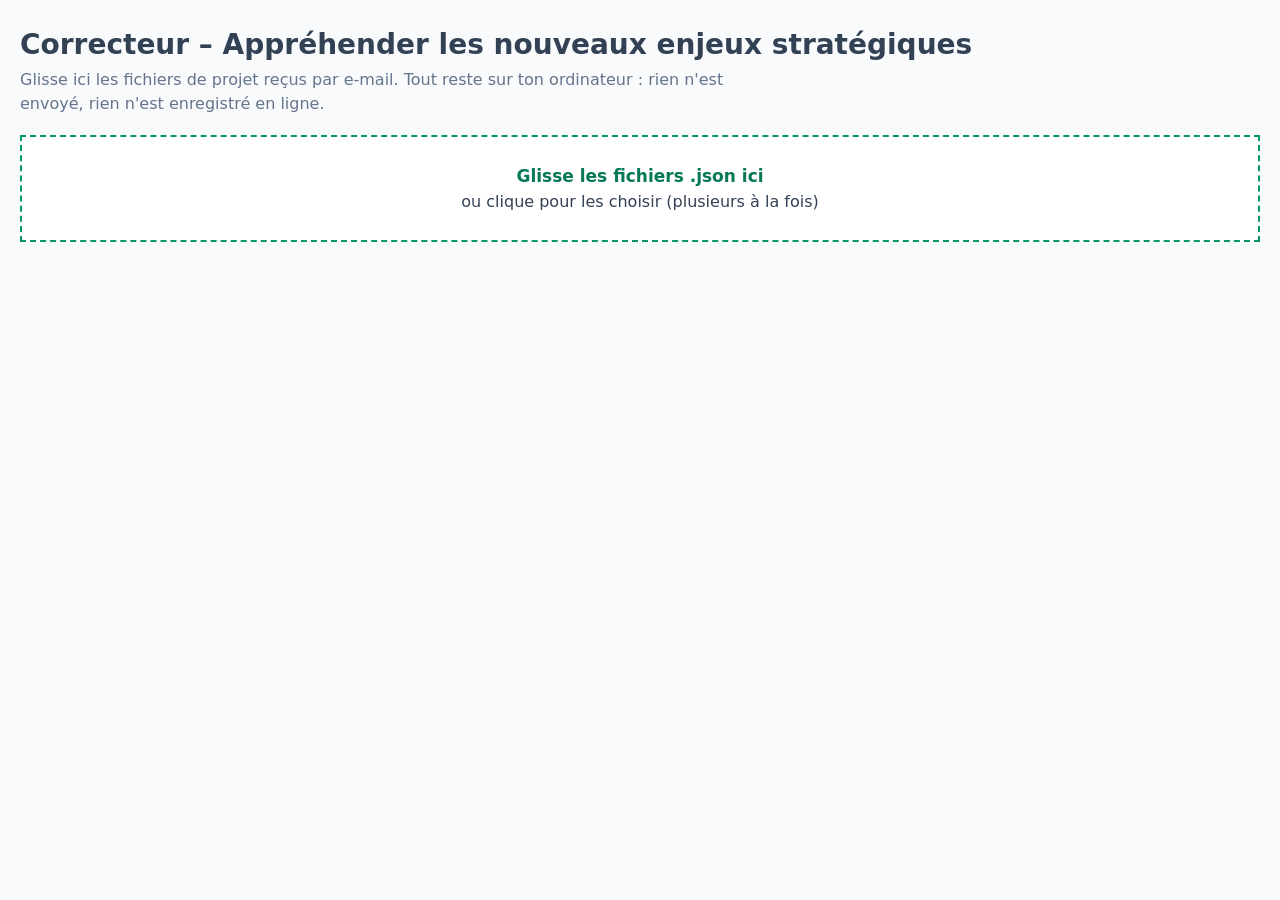
<file: atelier-ia-vente/correcteur/index.html>
<!DOCTYPE html>
<html lang="fr">
<head>
<meta charset="utf-8">
<meta name="viewport" content="width=device-width, initial-scale=1">
<title>Correcteur – Appréhender les nouveaux enjeux stratégiques</title>
<meta name="robots" content="noindex">
<style>
:root{
  --fond:#F8FAFC; --carte:#FFFFFF; --encre:#0F172A; --texte:#334155; --discret:#64748B;
  --trait:#E2E8F0; --trait-fort:#CBD5E1; --creux:#F1F5F9;
  --accent:#059669; --accent-fonce:#047857; --accent-nuit:#065F46; --accent-pale:#ECFDF5; --accent-trait:#A7F3D0;
  --rouge:#B91C1C; --rouge-pale:#FEF2F2; --rouge-trait:#FECACA;
  --ambre:#B45309; --ambre-pale:#FFFBEB; --ambre-trait:#FDE68A;
  --sans:"Avenir Next","Segoe UI Variable Text","Segoe UI",system-ui,-apple-system,Roboto,"Helvetica Neue",Arial,sans-serif;
  --mono:ui-monospace,"SF Mono","Cascadia Mono",Menlo,Consolas,"Liberation Mono",monospace;
  --nav:280px; --etat:300px;
}
*,*::before,*::after{box-sizing:border-box}
html{-webkit-text-size-adjust:100%;scroll-behavior:auto}
body{margin:0;background:var(--fond);color:var(--texte);font-family:var(--sans);font-size:16px;line-height:1.55}
h1,h2,h3,h4,p,ul,ol,figure{margin:0}
ul,ol{padding:0;list-style:none}
a{color:var(--accent-fonce);text-underline-offset:3px}
a:hover{color:var(--accent-nuit)}
button,input,textarea,select{font:inherit;color:inherit}
:focus-visible{outline:2px solid var(--encre);outline-offset:2px}
[hidden]{display:none!important}

/* Panneaux flottants */
.flottant{background:rgba(255,255,255,.78);-webkit-backdrop-filter:blur(14px) saturate(1.2);backdrop-filter:blur(14px) saturate(1.2);border:1px solid var(--trait-fort)}

/* Barre d'actions, en haut à gauche */
.colonne{position:fixed;z-index:40;top:12px;left:12px;bottom:12px;width:var(--nav);display:flex;flex-direction:column;gap:8px}
.barre{padding:8px}
.barre-actions{display:grid;grid-template-columns:1fr 1fr;gap:4px}
.barre-actions button{height:32px;padding:0 6px;font-size:12.5px;font-weight:600;background:var(--carte);border:1px solid var(--trait-fort);cursor:pointer;white-space:nowrap}
.barre-actions button:hover{border-color:var(--accent);color:var(--accent-nuit)}
.barre-actions button.plein{background:var(--accent-fonce);border-color:var(--accent-fonce);color:#fff}
.barre-actions button.plein:hover{background:var(--accent-nuit);color:#fff}
.barre-etat{display:flex;align-items:center;gap:6px;margin-top:7px;font-size:12px;color:var(--discret);line-height:1.3}
.barre-etat i{flex:none;width:8px;height:8px;background:var(--accent)}
.barre-etat.alerte i{background:var(--ambre)}
.barre-mobile{display:none}

/* Navigation */
.nav{flex:1;min-height:0;overflow:auto;padding:6px 0 12px}
.nav h2{font-size:12.5px;font-weight:600;color:var(--discret);padding:14px 14px 6px}
.nav a{display:flex;align-items:baseline;gap:8px;padding:8px 14px;color:var(--texte);text-decoration:none;font-size:14.5px;line-height:1.3;border-left:3px solid transparent}
.nav a:hover{background:rgba(255,255,255,.9)}
.nav a[aria-current="page"]{background:var(--carte);border-left-color:var(--accent);color:var(--encre);font-weight:600}
.nav a span{flex:1}
.nav a small{flex:none;font-size:12px;color:var(--discret);font-weight:400;font-variant-numeric:tabular-nums}
.nav a.complet small{color:var(--accent-fonce);font-weight:600}
.nav-global{margin:14px 14px 0;font-size:12.5px;color:var(--discret)}
.nav-global b{color:var(--encre)}
.filet{height:6px;background:var(--trait);margin-top:6px}
.filet i{display:block;height:100%;background:var(--accent)}

/* Zone principale */
main{margin:0 calc(var(--etat) + 36px) 0 calc(var(--nav) + 36px);padding:28px 0 120px;min-height:100vh}
.page{max-width:760px;margin:0 auto}
.tete{padding:8px 0 22px}
.tete .seance{font-size:14px;color:var(--discret)}
.tete h1{font-size:clamp(28px,3.4vw,38px);line-height:1.08;letter-spacing:-.022em;font-weight:700;color:var(--encre);margin:6px 0 12px;text-wrap:balance}
.tete .chapo{font-size:18px;line-height:1.5;color:var(--texte);max-width:62ch}

.bloc{background:var(--carte);border:1px solid var(--trait);padding:20px 22px;margin-bottom:14px}
.bloc h2{font-size:19px;line-height:1.25;color:var(--encre);font-weight:650;letter-spacing:-.01em}
.bloc h3{font-size:15.5px;color:var(--encre);font-weight:650;margin-top:18px}
.bloc p{margin-top:10px;max-width:68ch}
.bloc p:first-child{margin-top:0}
.bloc ul.tirets{margin-top:10px}
.bloc ul.tirets li{position:relative;padding-left:22px;margin-top:5px;max-width:66ch}
.bloc ul.tirets li::before{content:"–";position:absolute;left:4px;color:var(--accent-fonce);font-weight:700}
.bloc ol.pas{counter-reset:pas;margin-top:12px}
.bloc ol.pas>li{counter-increment:pas;position:relative;padding-left:34px;margin-top:9px;max-width:66ch}
.bloc ol.pas>li::before{content:counter(pas);position:absolute;left:0;top:1px;width:22px;height:22px;display:grid;place-items:center;font-size:12.5px;font-weight:700;color:var(--accent-nuit);background:var(--accent-pale);border:1px solid var(--accent-trait)}
.note{font-size:14px;color:var(--discret)}
.duree{font-size:13px;color:var(--discret);font-weight:400;margin-left:8px;white-space:nowrap}

/* Étape à cocher */
.etape{border-left:3px solid var(--trait-fort)}
.etape.faite{border-left-color:var(--accent)}
.etape-tete{display:flex;align-items:flex-start;gap:14px;justify-content:space-between}
.fait{flex:none;display:inline-flex;align-items:center;gap:7px;font-size:13px;font-weight:600;color:var(--discret);cursor:pointer;user-select:none;padding:4px 9px;border:1px solid var(--trait-fort);background:var(--carte)}
.fait input{appearance:none;-webkit-appearance:none;width:14px;height:14px;margin:0;border:1.5px solid var(--discret);background:#fff;display:grid;place-items:center;cursor:pointer}
.fait input:checked{background:var(--accent-fonce);border-color:var(--accent-fonce)}
.fait input:checked::after{content:"";width:8px;height:4px;border-left:2px solid #fff;border-bottom:2px solid #fff;transform:rotate(-45deg) translateY(-1px)}
.etape.faite .fait{color:var(--accent-nuit);border-color:var(--accent-trait);background:var(--accent-pale)}

/* Repère */
.repere{background:var(--accent-pale);border:1px solid var(--accent-trait);border-left:3px solid var(--accent)}
.repere h2{font-size:16.5px}
.repere .verif{font-size:13px;color:var(--accent-nuit);margin-top:12px}
.sources{margin-top:12px;font-size:14px}
.sources li{margin-top:4px;padding-left:22px;position:relative}
.sources li::before{content:"↗";position:absolute;left:3px;color:var(--accent-fonce)}

/* Champs */
.champs{display:grid;grid-template-columns:1fr 1fr;gap:14px 16px;margin-top:14px}
.champ{display:flex;flex-direction:column;gap:5px;min-width:0}
.champ.large{grid-column:1/-1}
.champ>span.l{font-size:14px;font-weight:600;color:var(--encre)}
.champ>span.l em{font-style:normal;font-weight:400;color:var(--discret)}
.champ .aide{font-size:13px;color:var(--discret);line-height:1.4}
.champ input[type=text],.champ input[type=number],.champ input[type=date],.champ textarea,.champ select{width:100%;padding:9px 11px;border:1px solid var(--trait-fort);background:#fff;border-radius:0;line-height:1.45}
.champ textarea{resize:vertical;min-height:72px}
.champ input:focus,.champ textarea:focus,.champ select:focus{outline:2px solid var(--accent);outline-offset:0;border-color:var(--accent)}
.coches{display:grid;gap:6px;margin-top:12px}
.coche{display:flex;gap:10px;align-items:flex-start;font-size:15px;cursor:pointer}
.coche input{margin:4px 0 0;width:16px;height:16px;accent-color:var(--accent-fonce);flex:none}

/* Consigne à copier */
.consigne{margin-top:14px;border:1px solid var(--trait-fort);background:var(--creux)}
.consigne-tete{display:flex;align-items:center;justify-content:space-between;gap:12px;padding:8px 8px 8px 14px;border-bottom:1px solid var(--trait-fort);background:#fff}
.consigne-tete b{font-size:14px;color:var(--encre)}
.consigne pre{margin:0;padding:14px;font-family:var(--mono);font-size:13px;line-height:1.55;white-space:pre-wrap;overflow-wrap:anywhere;max-height:420px;overflow:auto;color:var(--encre)}
.consigne pre .vide{color:var(--ambre);background:var(--ambre-pale)}

.btn{display:inline-flex;align-items:center;justify-content:center;gap:6px;height:34px;padding:0 13px;font-size:14px;font-weight:600;background:var(--carte);border:1px solid var(--trait-fort);cursor:pointer;text-decoration:none;color:var(--encre);white-space:nowrap}
.btn:hover{border-color:var(--accent);color:var(--accent-nuit)}
.btn.plein{background:var(--accent-fonce);border-color:var(--accent-fonce);color:#fff}
.btn.plein:hover{background:var(--accent-nuit);color:#fff}
.btn.ok{background:var(--accent-pale);border-color:var(--accent);color:var(--accent-nuit)}
.actions{display:flex;flex-wrap:wrap;gap:8px;margin-top:14px}

/* Décision */
.decision{border-top:3px solid var(--encre)}
.decision .q{font-size:19px;font-weight:650;color:var(--encre);line-height:1.25;letter-spacing:-.01em}
.decision .genre{font-size:13px;color:var(--discret);margin-bottom:4px}
.options{display:grid;gap:8px;margin-top:14px}
.option{display:flex;gap:11px;align-items:flex-start;padding:12px 14px;border:1px solid var(--trait-fort);background:#fff;cursor:pointer}
.option:hover{border-color:var(--accent)}
.option input{margin:4px 0 0;accent-color:var(--accent-fonce);width:16px;height:16px;flex:none}
.option.choisi{border-color:var(--accent);background:var(--accent-pale);box-shadow:inset 3px 0 0 var(--accent)}
.suite{margin-top:14px;padding:12px 14px;background:var(--creux);border-left:3px solid var(--encre)}
.suite.grave{background:var(--rouge-pale);border-left-color:var(--rouge);color:#7F1D1D}
.effets{display:flex;flex-wrap:wrap;gap:6px;margin-top:10px}
.effet{font-size:12.5px;font-weight:600;padding:2px 8px;border:1px solid var(--trait-fort);background:#fff;font-variant-numeric:tabular-nums}
.effet.bon{border-color:var(--accent-trait);color:var(--accent-nuit);background:var(--accent-pale)}
.effet.mauvais{border-color:var(--rouge-trait);color:var(--rouge);background:var(--rouge-pale)}

/* Scène */
.scene{background:var(--encre);border-color:var(--encre);color:#CBD5E1}
.scene .genre{font-size:13px;color:#94A3B8}
.scene h2{color:#fff;font-size:21px;margin-top:2px}
.scene p{color:#E2E8F0;font-size:16.5px}
.scene .reps{display:grid;gap:8px;margin-top:16px}
.scene .rep{text-align:left;padding:11px 14px;background:transparent;border:1px solid #475569;color:#F1F5F9;cursor:pointer;line-height:1.4}
.scene .rep:hover{border-color:#6EE7B7}
.scene .rep.choisi{background:var(--accent-fonce);border-color:var(--accent-fonce);color:#fff}
.scene .suite{background:#1E293B;border-left-color:#6EE7B7;color:#E2E8F0}
.scene .effet{background:#1E293B;border-color:#475569;color:#E2E8F0}
.scene .effet.bon{color:#6EE7B7;border-color:#065F46;background:#1E293B}
.scene .effet.mauvais{color:#FCA5A5;border-color:#7F1D1D;background:#1E293B}
.scene .verrou{color:#94A3B8;font-size:15px}
.scene .champ>span.l{color:#fff}
.scene .champ textarea{background:#fff;color:var(--encre)}
.scene :focus-visible{outline-color:#6EE7B7}

/* Schéma */
.schema{margin-top:14px;border:1px solid var(--trait-fort);background:#fff}
.schema svg{display:block;width:100%;height:auto;background:var(--fond)}
.schema img{display:block;width:100%;height:auto;border-top:1px solid var(--trait-fort)}
.schema figcaption{padding:12px 14px;border-top:1px solid var(--trait-fort);font-size:14.5px}
.schema figcaption ol{counter-reset:leg}
.schema figcaption li{counter-increment:leg;position:relative;padding-left:30px;margin-top:5px}
.schema figcaption li::before{content:counter(leg);position:absolute;left:0;top:1px;width:20px;height:20px;border-radius:50%;display:grid;place-items:center;background:var(--accent-fonce);color:#fff;font-size:12px;font-weight:700}
.schema figcaption .note{margin-top:9px}

/* Tableaux */
.tab{width:100%;border-collapse:collapse;margin-top:14px;font-size:14px}
.tab th{text-align:left;font-weight:600;color:var(--encre);padding:7px 8px;border-bottom:2px solid var(--encre);vertical-align:bottom;line-height:1.25}
.tab td{padding:6px 6px;border-bottom:1px solid var(--trait);vertical-align:top}
.tab td input,.tab td textarea,.tab td select{width:100%;padding:7px 8px;border:1px solid var(--trait-fort);background:#fff;border-radius:0;font-size:14px;line-height:1.4}
.tab td textarea{resize:vertical;min-height:54px}
.tab.donnees{font-family:var(--mono);font-size:12px}
.tab.donnees th{font-weight:600;border-bottom-width:1px}
.defile{overflow-x:auto}

/* Idées */
.idees{display:grid;grid-template-columns:1fr 1fr;gap:10px;margin-top:14px}
.idee{border:1px solid var(--trait-fort);padding:14px;background:#fff;display:flex;flex-direction:column;gap:6px}
.idee.choisie{border-color:var(--accent);box-shadow:inset 0 3px 0 var(--accent)}
.idee .fam{font-size:12.5px;color:var(--discret)}
.idee h3{margin:0;font-size:16px}
.idee p{margin:0;font-size:14px;line-height:1.45}
.idee .niv{display:flex;gap:3px;align-items:center;font-size:12.5px;color:var(--discret)}
.idee .niv i{width:14px;height:6px;background:var(--trait)}
.idee .niv i.on{background:var(--accent)}
.idee .btn{align-self:flex-start;margin-top:auto}

/* Parcours des deux séances */
.parcours{margin-top:14px;border-left:3px solid var(--accent)}
.parcours li{padding:10px 0 10px 18px;border-bottom:1px solid var(--trait);position:relative}
.parcours li:last-child{border-bottom:0}
.parcours li::before{content:"";position:absolute;left:-8px;top:17px;width:13px;height:13px;background:var(--accent)}
.parcours li.entre::before{background:#fff;border:3px solid var(--accent)}
.parcours b{display:block;color:var(--encre)}

/* Résultats chiffrés */
.resultats{display:grid;grid-template-columns:repeat(3,1fr);gap:0;margin-top:14px;border:1px solid var(--trait-fort)}
.resultats div{padding:12px 14px;border-right:1px solid var(--trait);border-bottom:1px solid var(--trait);background:#fff}
.resultats div:nth-child(3n){border-right:0}
.resultats dt{font-size:13px;color:var(--discret);line-height:1.3}
.resultats dd{margin:4px 0 0;font-size:22px;font-weight:700;color:var(--encre);letter-spacing:-.01em;font-variant-numeric:tabular-nums}
.resultats dd.neg{color:var(--rouge)}
.resultats dd small{font-size:13px;font-weight:400;color:var(--discret)}

/* État du projet */
.etat{position:fixed;z-index:30;top:12px;right:12px;width:var(--etat);max-height:calc(100vh - 24px);overflow:auto;padding:16px}
.etat h2{font-size:15px;color:var(--encre);font-weight:700;display:flex;justify-content:space-between;align-items:center}
.etat h2 button{display:none}
.jauge{margin-top:14px}
.jauge-l{display:flex;justify-content:space-between;align-items:baseline;gap:8px;font-size:13.5px}
.jauge-l b{color:var(--encre);font-weight:650}
.jauge-l span{color:var(--discret);font-size:12.5px;font-variant-numeric:tabular-nums;white-space:nowrap}
.seg{display:grid;grid-template-columns:repeat(10,1fr);gap:2px;margin-top:5px}
.seg i{height:10px;background:var(--trait)}
.seg.vert i.on{background:var(--accent)}
.seg.neutre i.on{background:#475569}
.seg.ambre i.on{background:#D97706}
.seg.rouge i.on{background:var(--rouge)}
.jauge small{display:block;font-size:12px;color:var(--discret);margin-top:3px}
.etat h3{font-size:13.5px;color:var(--encre);margin-top:18px;padding-top:12px;border-top:1px solid var(--trait-fort)}
.alertes{margin-top:8px;display:grid;gap:6px}
.alerte{display:block;font-size:13px;line-height:1.4;padding:8px 10px;border:1px solid var(--trait-fort);border-left-width:3px;background:#fff;text-decoration:none;color:var(--texte)}
.alerte.rouge{border-color:var(--rouge-trait);border-left-color:var(--rouge);background:var(--rouge-pale);color:#7F1D1D}
.alerte.orange{border-color:var(--ambre-trait);border-left-color:var(--ambre);background:var(--ambre-pale);color:#78350F}
.alerte.info{border-left-color:var(--discret)}
a.alerte:hover{border-color:var(--encre)}
.calme{font-size:13px;color:var(--discret);margin-top:8px}
.bouton-etat{display:none}

/* Pied de chapitre */
.pied{display:flex;justify-content:space-between;gap:10px;margin-top:22px}

/* Rappel, message bref, dialogue */
.rappel{position:fixed;z-index:50;left:50%;bottom:16px;transform:translateX(-50%);width:min(620px,calc(100vw - 24px));padding:12px 14px;display:flex;gap:12px;align-items:center;justify-content:space-between;border-color:var(--ambre);font-size:14.5px;color:var(--encre)}
.rappel div{display:flex;gap:6px;flex:none}
.bref{position:fixed;z-index:60;left:50%;bottom:76px;transform:translateX(-50%);background:var(--encre);color:#fff;padding:8px 14px;font-size:14px;font-weight:600}
dialog{border:1px solid var(--encre);padding:0;width:min(480px,calc(100vw - 32px));border-radius:0;color:var(--texte)}
dialog::backdrop{background:rgba(15,23,42,.45);-webkit-backdrop-filter:blur(3px);backdrop-filter:blur(3px)}
dialog form{padding:22px}
dialog h2{font-size:19px;color:var(--encre)}
dialog p{margin-top:10px}
dialog .actions{justify-content:flex-end;margin-top:20px}

/* Aperçu du dossier */
.dossier{background:#fff;color:var(--encre);font-size:14.5px;line-height:1.5}
.dossier .couv{border-bottom:3px solid var(--encre);padding-bottom:14px;margin-bottom:18px}
.dossier .couv h1{font-size:26px;line-height:1.15;letter-spacing:-.015em;margin:4px 0 8px}
.dossier .couv p{margin:2px 0;color:var(--texte)}
.dossier h2{font-size:17px;margin:22px 0 8px;padding-top:10px;border-top:1px solid var(--trait-fort);color:var(--encre)}
.dossier h3{font-size:14.5px;margin:12px 0 2px;color:var(--encre)}
.dossier p{margin:3px 0;max-width:none;white-space:pre-wrap;overflow-wrap:anywhere}
.dossier .vide{color:var(--ambre);font-style:italic}
.dossier dl{margin:6px 0;display:grid;grid-template-columns:minmax(150px,32%) 1fr;gap:3px 14px}
.dossier dt{color:var(--discret)}
.dossier dd{margin:0;white-space:pre-wrap;overflow-wrap:anywhere}
.dossier table{width:100%;border-collapse:collapse;margin:8px 0;font-size:13.5px}
.dossier th,.dossier td{border:1px solid var(--trait-fort);padding:5px 7px;text-align:left;vertical-align:top;white-space:pre-wrap}
.dossier th{background:var(--creux)}
.dossier .jauges{break-inside:avoid}
.dossier .jg{display:grid;grid-template-columns:150px 1fr 110px;gap:10px;align-items:center;margin:4px 0}
.dossier .jg .seg{margin:0}
.dossier ul{margin:6px 0}
.dossier ul li{padding-left:18px;position:relative;margin:3px 0}
.dossier ul li::before{content:"–";position:absolute;left:2px}
.dossier pre{font-family:var(--mono);font-size:12px;white-space:pre-wrap;overflow-wrap:anywhere;background:var(--creux);padding:10px;margin:6px 0;border:1px solid var(--trait)}
#impression{display:none}

/* Écrans moyens : l'état devient un volet */
@media (max-width:1239px){
  main{margin-right:24px}
  .etat{display:none;box-shadow:0 12px 40px rgba(15,23,42,.18)}
  .etat.ouvert{display:block}
  .etat h2 button{display:inline-flex}
  .bouton-etat{display:flex;position:fixed;z-index:29;right:12px;top:12px;align-items:center;gap:8px;height:40px;padding:0 12px;font-size:13.5px;font-weight:600;cursor:pointer;color:var(--encre)}
  .bouton-etat .pastilles{display:flex;gap:3px}
  .bouton-etat .pastilles i{width:8px;height:14px;background:var(--accent)}
  .bouton-etat .pastilles i.neutre{background:#475569}
  .bouton-etat .pastilles i.ambre{background:#D97706}
  .bouton-etat .pastilles i.rouge{background:var(--rouge)}
  .page{padding-top:44px}
}
/* Petits écrans : la navigation devient un volet */
@media (max-width:899px){
  main{margin:0;padding:112px 16px 120px}
  .page{padding-top:0}
  .colonne{top:0;left:0;right:0;bottom:auto;width:auto;gap:0}
  .barre{border-width:0 0 1px;padding:8px 12px}
  .barre-actions{grid-template-columns:repeat(4,1fr)}
  .barre-mobile{display:flex;gap:4px;margin-top:6px}
  .barre-mobile button{flex:1;height:32px;font-size:13px;font-weight:600;background:var(--carte);border:1px solid var(--trait-fort);cursor:pointer}
  .barre-etat{display:none}
  .bouton-etat{display:none}
  .nav{display:none;position:fixed;top:87px;left:0;right:0;bottom:0;border-width:0;background:rgba(255,255,255,.97)}
  .nav.ouvert{display:block}
  .etat{top:87px;right:0;left:0;width:auto;max-height:calc(100vh - 87px);border-width:0 0 1px;background:rgba(255,255,255,.97)}
  .champs,.idees{grid-template-columns:1fr}
  .resultats{grid-template-columns:1fr 1fr}
  .resultats div:nth-child(3n){border-right:1px solid var(--trait)}
  .resultats div:nth-child(2n){border-right:0}
  .bloc{padding:16px}
  .etape-tete{flex-direction:column;gap:10px}
  .tab.large-mobile{min-width:640px}
}
@media (prefers-reduced-motion:no-preference){
  .btn,.option,.rep,.nav a{transition:border-color .12s,background-color .12s}
}

/* Impression : seul le dossier sort */
@page{size:A4;margin:16mm 15mm}
@media print{
  html,body{background:#fff}
  body>*:not(#impression){display:none!important}
  #impression{display:block}
  .dossier{font-size:10.5pt}
  .dossier h2{break-after:avoid}
  .dossier h3{break-after:avoid}
  .dossier table,.dossier .jg,.dossier dl>*{break-inside:avoid}
  .dossier tr,.dossier li{break-inside:avoid}
  .dossier .tt{break-after:avoid}
  .seg i,.dossier th{-webkit-print-color-adjust:exact;print-color-adjust:exact}
}

/* Dépôt de fichiers */
.depot{display:flex;flex-direction:column;align-items:center;justify-content:center;gap:4px;margin-top:14px;padding:26px 16px;border:2px dashed var(--accent-trait);background:var(--accent-pale);color:var(--accent-nuit);text-align:center;cursor:pointer}
.depot span{font-size:14px;color:var(--texte)}
.depot:hover,.depot:focus-visible,.depot.survol{border-color:var(--accent);background:#D1FAE5;outline:none}
.depot-resultat{margin-top:12px}
.depot-bilan{margin:0 0 8px}
.depot-resultat h3{margin:18px 0 6px}
.desc-depot{margin:8px 0 10px;padding:12px 14px;border:1px solid var(--trait);background:#F8FAFC;font-size:14.5px;line-height:1.55;white-space:pre-wrap}
.alerte-depot{margin:8px 0;padding:9px 12px;border:1px solid var(--ambre-trait);background:var(--ambre-pale);color:var(--ambre);font-weight:600;font-size:14px}
#depose{position:fixed;inset:0;z-index:70;display:flex;align-items:center;justify-content:center;background:rgba(248,250,252,.78);-webkit-backdrop-filter:blur(4px);backdrop-filter:blur(4px);pointer-events:none}
#depose[hidden]{display:none}
#depose>div{display:flex;flex-direction:column;gap:6px;text-align:center;padding:34px 40px;border:2px dashed var(--accent);background:#fff;box-shadow:0 12px 36px rgba(15,23,42,.14);max-width:90vw}
#depose b{font-size:20px;color:var(--accent-nuit)}
#depose span{color:var(--texte)}
@media print{#depose,.depot,.depot-resultat{display:none!important}}
.idee .actions{margin-top:auto}
.idee .actions .btn{margin-top:0}
.idee .btn[disabled]{opacity:1;cursor:default}

/* Obligatoire et facultatif */
.statut{display:inline-block;margin-left:10px;padding:2px 8px;border:1px solid;font-size:12px;font-weight:700;letter-spacing:.01em;white-space:nowrap;vertical-align:middle}
.statut.obligatoire{background:var(--accent-pale);border-color:var(--accent-trait);color:var(--accent-nuit)}
.statut.facultatif{background:var(--creux);border-color:var(--trait-fort);color:var(--discret)}
.partie{margin-top:22px;padding:12px 16px;border-left:4px solid}
.partie h2{margin:6px 0 4px;font-size:19px}
.partie p{margin:0}
.partie .statut{margin-left:0}
.partie.obligatoire{border-color:var(--accent);background:var(--accent-pale)}
.partie.facultatif{border-color:var(--trait-fort);background:var(--creux)}
.bloc.entrainement{border-style:dashed}
@media print{.statut,.partie{display:none!important}}

/* Aide repliable */
details.aide{padding:0}
details.aide>summary{display:flex;align-items:center;gap:10px;padding:12px 16px;cursor:pointer;list-style:none;font-weight:700;font-size:16px;color:var(--encre)}
details.aide>summary::-webkit-details-marker{display:none}
details.aide>summary::before{content:"";flex:none;width:8px;height:8px;border-right:2px solid var(--accent-fonce);border-bottom:2px solid var(--accent-fonce);transform:rotate(-45deg);transition:transform .12s}
details.aide[open]>summary::before{transform:rotate(45deg)}
details.aide>summary:hover{background:var(--creux)}
details.aide>summary:focus-visible{outline:2px solid var(--accent);outline-offset:-2px}
.aide-corps{padding:2px 16px 16px}
.aide-corps>:first-child{margin-top:0}
details.aide-schema{margin-top:14px;border:1px solid var(--trait-fort);background:#fff}
details.aide-schema>summary{font-size:15px}
details.aide-schema .schema{margin:0;padding:0 16px 16px}

details.aide .picto{flex:none;color:var(--accent-fonce)}
@media print{details.aide .picto{display:none}}

/* Prochaine étape, compteurs, glossaire, étiquette de menu */
.prochaine{display:flex;flex-wrap:wrap;align-items:center;gap:8px 16px;margin:18px 0 6px;padding:12px 16px;border:1px solid var(--accent-trait);border-left:4px solid var(--accent);background:var(--accent-pale)}
.prochaine>div{flex:1 1 280px;display:flex;flex-direction:column;gap:2px;min-width:0}
.prochaine .lib{font-size:12px;font-weight:700;letter-spacing:.03em;text-transform:uppercase;color:var(--accent-nuit)}
.prochaine b{font-size:16px;color:var(--encre);overflow-wrap:anywhere}
.prochaine .ou{font-size:13.5px;color:var(--texte)}
.prochaine .reste{flex-basis:100%;font-size:13px;color:var(--discret)}
.prochaine:empty{display:none}
.compteur{display:inline-block;margin-left:10px;padding:2px 8px;border:1px solid;font-size:12px;font-weight:700;white-space:nowrap;vertical-align:middle}
.compteur.reste{color:var(--ambre);background:var(--ambre-pale);border-color:var(--ambre-trait)}
.compteur.ok{color:var(--accent-nuit);background:var(--accent-pale);border-color:var(--accent-trait)}
.glossaire{margin:0}
.glossaire dt{margin-top:12px;font-weight:700;color:var(--encre)}
.glossaire dt:first-child{margin-top:0}
.glossaire dd{margin:2px 0 0}
.nav-tag{display:block;margin-top:1px;font-style:normal;font-size:11.5px;font-weight:400;color:var(--discret)}
.etape,.decision,.scene,[data-champ]{scroll-margin-top:24px}
@keyframes clignote{from{background:var(--accent-pale)}to{background:transparent}}
.flash{animation:clignote 1.6s ease-out}
@media (prefers-reduced-motion:reduce){.flash{animation:none}}
@media print{.prochaine,.compteur{display:none!important}}

.cor{max-width:1280px;margin:0 auto;padding:28px 20px 80px}
.cor h1{font-size:28px;line-height:1.2;margin-bottom:6px}
.cor .chapo{color:var(--discret);margin-bottom:18px;max-width:70ch}
#depot{border:2px dashed var(--accent);background:var(--carte);padding:26px;text-align:center;cursor:pointer}
#depot.survol{background:#DCF7E6;border-style:solid}
#depot b{display:block;font-size:17px;color:var(--accent-fonce)}
.actions-cor{display:flex;gap:8px;flex-wrap:wrap;margin:14px 0}
#resume{margin:8px 0 12px;font-weight:600}
.defile-cor{overflow-x:auto;border:1px solid var(--trait);background:var(--carte)}
table.suivi{border-collapse:collapse;width:100%;font-size:14px;min-width:980px}
table.suivi th,table.suivi td{padding:9px 10px;text-align:left;border-bottom:1px solid var(--trait);vertical-align:middle;white-space:nowrap}
table.suivi th{background:#F1F5F9;position:sticky;top:0}
table.suivi th button{background:none;border:0;font-weight:700;font-size:13px;cursor:pointer;padding:0}
table.suivi tbody tr{cursor:pointer}
table.suivi tbody tr:hover,table.suivi tbody tr.actif{background:#ECFDF3}
.cbarre{display:inline-block;width:64px;height:8px;background:#E2E8F0;margin-right:8px;vertical-align:middle}
.cbarre i{display:block;height:100%;background:var(--accent)}
.tx.bas{color:#B42318;font-weight:700}.tx.moy{color:#B54708;font-weight:700}.tx.bon{color:var(--accent-fonce);font-weight:700}
.pastille{display:inline-block;min-width:22px;padding:1px 7px;margin-right:4px;color:#fff;font-weight:700;font-size:12px;text-align:center}
.pastille.rouge{background:#B42318}.pastille.orange{background:#B54708}
#detail{margin-top:22px;padding:20px;background:var(--carte);border:1px solid var(--trait-fort)}
.detail-tete{display:flex;justify-content:space-between;align-items:center;gap:10px}
.detail-grille{display:grid;grid-template-columns:1fr 1fr;gap:22px;margin-top:10px}
#detail h3{margin:16px 0 6px;font-size:15px}
#note-corr{width:100%;padding:10px;border:1px solid var(--trait-fort);background:#fff}
@media(max-width:800px){.detail-grille{grid-template-columns:1fr}}
</style>
</head>
<body>
<main class="cor">
  <h1>Correcteur – Appréhender les nouveaux enjeux stratégiques</h1>
  <p class="chapo">Glisse ici les fichiers de projet reçus par e-mail. Tout reste sur ton ordinateur : rien n'est envoyé, rien n'est enregistré en ligne.</p>
  <div id="depot" role="button" tabindex="0" data-action="choisir"><b>Glisse les fichiers .json ici</b><span>ou clique pour les choisir (plusieurs à la fois)</span></div>
  <input type="file" id="fichiers" accept=".json,application/json" multiple hidden>
  <div id="refus"></div>
  <div id="zone-tableau" hidden>
    <p id="resume"></p>
    <div class="actions-cor"><button type="button" class="btn plein" data-action="csv">Exporter le tableau (.csv)</button><button type="button" class="btn" data-action="vider">Tout vider</button></div>
    <div class="defile-cor"><table class="suivi"><thead><tr id="tete-tab"></tr></thead><tbody id="corps-tab"></tbody></table></div>
    <p class="note" style="margin-top:8px">A = acquis, R = à renforcer, P = pas encore (auto-évaluation de l'étudiant). Clique sur une ligne pour voir le détail et lire le dossier.</p>
  </div>
  <section id="detail" hidden></section>
</main>
<script>
(function () {
'use strict';
/* ───────── Données du parcours ───────── */
const APP = { id: 'atelier-ia-vente', version: 1 };
const CLE = 'atelier-ia-vente-v1';

/* ───────── RÉGLAGES DE LA SESSION : seul bloc à modifier chaque année ─────────
   Dates au format AAAA-MM-JJ. Tous les textes de l'application s'en déduisent.
   remise : 'e-mail' (bouton qui ouvre la messagerie) ou 'LMS' (l'étudiant dépose le PDF sur la plateforme).
   Attention : les repères juridiques datés (articles, calendriers, règlements) ne se mettent pas à jour tout seuls.
   Relis-les, puis change verifieLe. */
const CONFIG = {
  seance1: '2026-10-13',
  seance2: '2026-11-27',
  horaire: '8 h 30 à 16 h 30',
  verifieLe: '2026-10-12',
  formateurMail: 'pierrick.briand@gmail.com',
  remise: 'e-mail',
  module: 'Stratégies avancées d\'utilisation de l\'IA dans les métiers de la vente'
};
const MOIS_CFG = ['janvier', 'février', 'mars', 'avril', 'mai', 'juin', 'juillet', 'août', 'septembre', 'octobre', 'novembre', 'décembre'];
const dCfg = iso => { const [a, m, j] = iso.split('-').map(Number); return { a, m: m - 1, j }; };
const jourCfg = j => (j === 1 ? '1er' : String(j));
const dJM = iso => { const d = dCfg(iso); return jourCfg(d.j) + ' ' + MOIS_CFG[d.m]; };
const dLong = iso => { const d = dCfg(iso); return jourCfg(d.j) + ' ' + MOIS_CFG[d.m] + ' ' + d.a; };
const decaler = (iso, jours) => { const d = dCfg(iso); return new Date(Date.UTC(d.a, d.m, d.j + jours)); };
const dJMdepuis = (iso, jours) => { const d = decaler(iso, jours); return jourCfg(d.getUTCDate()) + ' ' + MOIS_CFG[d.getUTCMonth()]; };
const S1 = dJM(CONFIG.seance1), S2 = dJM(CONFIG.seance2);
const S1L = dLong(CONFIG.seance1), S2L = dLong(CONFIG.seance2);
const PAR_MAIL = CONFIG.remise !== 'LMS';
const VERIFIE_LE = dLong(CONFIG.verifieLe);

const SOURCES = {
  ia_ce: { t: `Commission européenne – Législation sur l'IA et calendrier d'application`, u: 'https://digital-strategy.ec.europa.eu/fr/policies/regulatory-framework-ai' },
  ia_texte: { t: `Règlement (UE) 2024/1689 sur l'intelligence artificielle – texte officiel`, u: 'https://eur-lex.europa.eu/legal-content/FR/TXT/?uri=OJ:L_202401689' },
  ia_omnibus: { t: `Règlement (UE) 2026/1744 – calendrier modifié`, u: 'https://eur-lex.europa.eu/legal-content/FR/TXT/?uri=OJ:L_202601744' },
  cnil_profilage: { t: `CNIL – Profilage et décision entièrement automatisée`, u: 'https://www.cnil.fr/fr/profilage-et-decision-entierement-automatisee' },
  cnil_prospection: { t: `CNIL – La prospection commerciale par courrier électronique, SMS-MMS et automate d'appel`, u: 'https://www.cnil.fr/fr/la-prospection-commerciale-par-courrier-electronique-sms-mms-et-automate-dappel' },
  cnil_tel: { t: `CNIL – La prospection commerciale par téléphone`, u: 'https://www.cnil.fr/fr/prospection-commerciale-par-telephone-hors-automate-dappel-quelles-sont-les-regles' },
  dgccrf: { t: `DGCCRF – Démarchage téléphonique : les règles pour les professionnels`, u: 'https://www.economie.gouv.fr/dgccrf/les-fiches-pratiques/demarchage-telephonique-professionnels-mettez-vous-en-conformite-avec-la-reglementation' },
  rgpd: { t: `CNIL – Texte du RGPD, article par article`, u: 'https://www.cnil.fr/fr/reglement-europeen-protection-donnees' },
  cnil_debut: { t: `CNIL – RGPD : par où commencer`, u: 'https://www.cnil.fr/fr/me-mettre-en-conformite/rgpd-par-ou-commencer' },
  cnil_ia: { t: `CNIL – Intelligence artificielle`, u: 'https://www.cnil.fr/fr/technologies/intelligence-artificielle-ia' },
  claude_limites: { t: `Aide de Claude – bien utiliser ses limites d'usage (en anglais)`, u: 'https://support.claude.com/en/articles/9797557' },
  cnil_reutilisation: { t: `CNIL – La réutilisation des données publiquement accessibles en ligne à des fins de démarchage commercial`, u: 'https://www.cnil.fr/fr/la-reutilisation-des-donnees-publiquement-accessibles-en-ligne-des-fins-de-demarchage-commercial' },
  cnil_generative: { t: `CNIL – Questions-réponses sur l'utilisation d'un système d'IA générative`, u: 'https://www.cnil.fr/fr/les-questions-reponses-de-la-cnil-sur-lutilisation-dun-systeme-dia-generative' },
  cnil_information: { t: `CNIL – Comment informer les personnes et assurer la transparence`, u: 'https://www.cnil.fr/fr/conformite-rgpd-information-des-personnes-et-transparence' },
  secret: { t: `Légifrance – Code de commerce, protection du secret des affaires (articles L151-1 et suivants)`, u: 'https://www.legifrance.gouv.fr/codes/section_lc/LEGITEXT000005634379/LEGISCTA000037266547/' },
  claude_projets: { t: `Aide de Claude – créer et gérer des projets (en anglais)`, u: 'https://support.claude.com/en/articles/9519177' }
};

const OUTILS = {
  calibrateur: 'https://pierrickbriand.github.io/Calibrateur-de-preferences-Claude/',
  entraineur: 'https://pierrickbriand.github.io/entraineur-de-prompt/'
};

const JAUGES = {
  risque:    { l: 'Risque juridique', base: 40, sens: -1, aide: 'Plus bas, c\'est mieux.', niv: ['faible', 'modéré', 'à surveiller', 'élevé'] },
  charge:    { l: 'Charge de travail', base: 40, sens: -1, aide: 'Plus bas, c\'est mieux.', niv: ['légère', 'modérée', 'à surveiller', 'lourde'] },
  confiance: { l: 'Confiance', base: 50, sens: 1, aide: 'Clients et équipe. Plus haut, c\'est mieux.', niv: ['solide', 'correcte', 'à surveiller', 'fragile'] },
  sobriete:  { l: 'Sobriété', base: 50, sens: 1, aide: 'Données et calcul. Plus haut, c\'est mieux.', niv: ['bonne', 'correcte', 'à surveiller', 'faible'] }
};

const DECISIONS = {
  donnees: {
    q: `Avec quelles données vas-tu travailler ?`,
    sources: ['cnil_debut', 'cnil_generative'],
    options: [
      { id: 'fictives', l: `Un jeu fictif, fourni par cette page ou fabriqué avec Claude`, e: { risque: -5 },
        suite: `Bon choix pour apprendre. Garde des colonnes réalistes : ton outil devra tenir face à de vraies données.` },
      { id: 'anonymes', l: `Un export réel de mon entreprise, anonymisé par mes soins, avec l'accord écrit de mon tuteur`, e: { risque: 5, charge: 5, confiance: 5 },
        suite: `Tes résultats seront plus crédibles. Supprimer les noms ne suffit pas toujours. Un compte se reconnaît à son secteur, à sa ville, à son chiffre d'affaires. Garde une trace de l'accord.` },
      { id: 'reelles', l: `Le fichier des comptes et des affaires, tel quel`, e: { risque: 35, confiance: -25, sobriete: -5 }, grave: true,
        suite: `Stop. Tu confies à un tiers les données de tes clients et les prix de ton entreprise. Change ce choix avant de continuer.` }
    ]
  },
  comptes: {
    q: `Quelles données ton outil utilise-t-il pour cibler les comptes ?`,
    sources: ['cnil_reutilisation', 'cnil_prospection'],
    options: [
      { id: 'entreprise', l: `Les données d'entreprise : secteur, taille, historique d'affaires avec nous`, e: { risque: -5, sobriete: 10 },
        suite: `Ces données décrivent des entreprises, pas des personnes. Ton ciblage reste simple à expliquer à un client.` },
      { id: 'signaux', l: `Les données d'entreprise, plus les signaux publics : presse, recrutements, appels d'offres, fonction des décideurs`, e: { risque: 5, charge: 5, sobriete: -5 },
        suite: `Tu repères mieux le bon moment. La fonction d'un décideur reste une donnée personnelle : informe-le dès le premier contact et laisse-le refuser.` },
      { id: 'tout', l: `Tout ce qui se trouve sur les décideurs : profils aspirés, vie privée, opinions, loisirs`, e: { risque: 25, charge: 10, confiance: -20, sobriete: -15 }, grave: true,
        suite: `Tu fiches des personnes sans objectif précis. Une donnée visible en ligne n'est pas libre d'usage pour autant.` }
    ]
  },
  qualif: {
    q: `Qui décide de poursuivre ou d'abandonner une affaire ?`,
    sources: ['cnil_profilage'],
    options: [
      { id: 'humain', l: `Le score éclaire. L'ingénieur d'affaires décide et note sa raison`, e: { charge: 5, confiance: 5 },
        suite: `Tu gardes la décision et tu laisses une trace. Tes raisons serviront à corriger le score.` },
      { id: 'seuil', l: `Le score écarte les affaires sous un seuil, sauf demande contraire de l'ingénieur d'affaires`, e: { risque: 5, charge: -5, confiance: -5 },
        suite: `Tu gagnes du temps sur les petites affaires. Vérifie chaque mois ce que le seuil a écarté.` },
      { id: 'seul', l: `Le score décide seul : une affaire mal notée n'est plus suivie`, e: { risque: 10, charge: -10, confiance: -15 }, grave: true,
        suite: `Un score apprend du passé. Il note mal les nouveaux clients et les nouveaux marchés, faute d'historique.` }
    ]
  },
  offre: {
    q: `Ton client t'envoie son cahier des charges. Qu'en fais-tu avec l'IA ?`,
    sources: ['secret', 'cnil_generative'],
    options: [
      { id: 'resume', l: `Je rédige un résumé sans nom, sans prix ni détail technique sensible, et je travaille dessus`, e: { risque: -5, charge: 5, sobriete: 5 },
        suite: `Tu perds une demi-heure et tu gardes la maîtrise. Ton résumé prouve aussi que tu as compris le besoin.` },
      { id: 'accord', l: `Je le charge dans l'outil d'IA validé par mon entreprise, après accord du client`, e: { charge: 5, confiance: 5 },
        suite: `Tu respectes l'engagement pris. Garde une trace écrite de l'accord et de l'outil utilisé.` },
      { id: 'tout', l: `Je le colle tel quel dans mon compte Claude personnel, pour gagner du temps`, e: { risque: 25, charge: -5, confiance: -20 }, grave: true,
        suite: `Tu transmets à un tiers un document que ton client t'a confié. Relis l'engagement de confidentialité signé par ton entreprise.` }
    ]
  },
  prix: {
    q: `Ton client demande une remise. Qui valide le prix proposé par l'IA ?`,
    sources: ['cnil_profilage'],
    options: [
      { id: 'humain', l: `L'IA calcule la marge et propose trois scénarios. L'ingénieur d'affaires choisit, dans sa délégation`, e: { confiance: 5, sobriete: 5 },
        suite: `Tu négocies avec des chiffres vérifiés. La décision reste dans les limites fixées par ta direction.` },
      { id: 'seuil', l: `L'IA accorde seule les remises jusqu'à 5 %. Au-delà, un responsable valide`, e: { charge: -5 },
        suite: `La règle est claire si tout le monde la connaît. Écris-la dans l'outil et teste ses cas limites.` },
      { id: 'auto', l: `L'IA fixe le prix et la remise de chaque client, sans validation`, e: { risque: 20, charge: -10, confiance: -15, sobriete: -5 }, grave: true,
        suite: `Personne ne peut expliquer pourquoi deux clients paient des prix différents. Ta marge dépend d'un calcul que tu ne contrôles pas.` }
    ]
  },
  reunions: {
    q: `Une IA transcrit tes réunions avec le client. Comment l'annonces-tu ?`,
    sources: ['cnil_information', 'ia_ce'],
    options: [
      { id: 'annonce', l: `Je l'annonce au début, j'explique l'usage et je coupe si quelqu'un refuse`, e: { risque: -5, confiance: 5 },
        suite: `Le client sait ce qui est conservé, et pourquoi. Tu gagnes un compte rendu fiable, que tu relis avant envoi.` },
      { id: 'invitation', l: `Je l'indique dans l'invitation, sans y revenir en séance`, e: { confiance: -5 },
        suite: `L'information existe, mais peu de gens lisent une invitation. Un rappel de dix secondes lève le doute.` },
      { id: 'cache', l: `Je ne dis rien : l'outil tourne en arrière-plan`, e: { risque: 25, confiance: -20 }, grave: true,
        suite: `Tu enregistres des personnes à leur insu. Leur voix et leurs propos sont des données personnelles.` }
    ]
  },
  perimetre: {
    q: `Quelle ambition pour ta première version ?`,
    options: [
      { id: 'une', l: `Une seule fonction, qui marche du début à la fin`, e: { charge: -10, sobriete: 5 },
        suite: `Tu auras un outil qui fonctionne le ${S2}. La complexité viendra par versions.` },
      { id: 'trois', l: `Trois fonctions liées entre elles`, e: { charge: 15 },
        suite: `C'est faisable si tu livres une fonction à la fois. Décide dès maintenant laquelle passe en premier.` },
      { id: 'plateforme', l: `Une plateforme complète, qui couvre tout le cycle d'une affaire`, e: { risque: 5, charge: 35, sobriete: -10 }, grave: true,
        suite: `Tu risques de présenter une maquette qui ne calcule rien. Réduis le périmètre : une version fait une chose, et la fait bien.` }
    ]
  },
  technique: {
    q: `Sur quelle base technique ?`,
    options: [
      { id: 'html', l: `Une page HTML seule : les données se collent ou se saisissent`, e: { charge: -5, sobriete: 10 },
        suite: `Rien à installer, rien à autoriser. Les données restent sur l'appareil de l'utilisateur.` },
      { id: 'sheets', l: `Une page reliée à Google Sheets par Apps Script`, e: { charge: 15 },
        suite: `L'outil lit et écrit dans une feuille partagée. Compte une heure pour les autorisations et le déploiement.` },
      { id: 'ia', l: `Une application qui appelle une IA à chaque action`, e: { risque: 10, charge: 15, sobriete: -20 },
        suite: `Chaque clic consomme du calcul et envoie des données à un tiers. Demande-toi quelles actions une règle simple suffit à traiter.` }
    ]
  },
  prevision: {
    q: `Ton outil produit un chiffre : score, classement ou prévision. Comment le présentes-tu à ta direction ?`,
    options: [
      { id: 'fourchette', l: `Avec une fourchette, mes hypothèses et la date des données`, e: { charge: 5, confiance: 5 },
        suite: `Ta direction sait ce que vaut le chiffre. Elle décide en connaissant la marge d'erreur.` },
      { id: 'unique', l: `Un seul chiffre, arrondi, avec la mention « estimation »`, e: { confiance: -5 },
        suite: `Le mot « estimation » disparaîtra à la première reprise. Ajoute au moins une borne basse.` },
      { id: 'optimiste', l: `Le chiffre le plus favorable : il motive l'équipe et rassure la direction`, e: { risque: 5, confiance: -15 }, grave: true,
        suite: `Tu engages ta crédibilité sur le scénario le plus fragile. Un budget construit dessus se retournera contre toi.` }
    ]
  },
  preuve: {
    q: `D'où viennent les chiffres de ton retour sur investissement ?`,
    options: [
      { id: 'mesure', l: `J'ai chronométré la tâche avant et après, sur plusieurs cas`, e: { charge: 5, confiance: 5 },
        suite: `Tes chiffres tiennent face au jury. Indique le nombre de cas mesurés.` },
      { id: 'estime', l: `Je les ai estimés avec mon tuteur ou mes coéquipiers`, e: {},
        suite: `C'est acceptable si tu l'écris. Donne une hypothèse basse et une hypothèse haute.` },
      { id: 'externe', l: `Je reprends les gains annoncés par un éditeur ou par un article`, e: { risque: 10, confiance: -10 }, grave: true,
        suite: `Ces chiffres ne décrivent pas ta situation. Le jury te demandera ce que tu as observé toi-même.` }
    ]
  }
};

const SCENES = {
  s_ao: {
    titre: `Mardi, 8 h 50 : ta réponse à l'appel d'offres est partie`,
    dependDe: ['comptes', 'qualif', 'offre'],
    variantes: [
      { id: 'fuite', si: c => c.choix.offre === 'tout',
        texte: `L'acheteur de ton client t'appelle. Son cahier des charges portait la mention « confidentiel ». Il te demande dans quels outils tu l'as chargé.`,
        reps: [
          { id: 'a', l: `Tu dis la vérité, tu supprimes la conversation et tu préviens ta direction`, e: { risque: -10, charge: 10, confiance: 5 }, suite: `L'appel est désagréable. Tu restes un interlocuteur que l'on peut croire.` },
          { id: 'b', l: `Tu réponds que l'outil est sécurisé, sans avoir vérifié`, e: { risque: 10, confiance: -10 }, suite: `Tu affirmes ce que tu ignores. L'acheteur demandera une preuve écrite.` },
          { id: 'c', l: `Tu changes de sujet`, e: { confiance: -15 }, suite: `Ton silence répond à ta place. Le client en parlera à son service juridique.` }
        ] },
      { id: 'intrusif', si: c => c.choix.comptes === 'tout',
        texte: `Un directeur des achats répond à ton e-mail : « Comment connaissez-vous mon club de sport et le nom de mes enfants ? » Il met sa direction en copie.`,
        reps: [
          { id: 'a', l: `Tu lui dis d'où viennent les données, tu les supprimes et tu ne gardes que les fonctions`, e: { risque: -10, charge: 10, confiance: 10 }, suite: `Tu perds une journée. Tu gagnes un ciblage que tu sais expliquer.` },
          { id: 'b', l: `Tu réponds que ces informations sont publiques`, e: { risque: 5, confiance: -10 }, suite: `Publique ne veut pas dire libre d'usage. Le compte se ferme pour longtemps.` },
          { id: 'c', l: `Tu ne réponds pas`, e: { confiance: -15 }, suite: `Ton silence confirme ses craintes. Il en parle à ses homologues.` }
        ] },
      { id: 'score', si: c => c.choix.qualif === 'seul',
        texte: `Ton outil a écarté une affaire notée 32 sur 100. Un concurrent vient de la signer : 240 000 €. Le client était nouveau, donc sans historique.`,
        reps: [
          { id: 'a', l: `Tu fais revoir par un ingénieur d'affaires chaque affaire écartée, et toutes celles des nouveaux clients`, e: { risque: -5, charge: 10, confiance: 10 }, suite: `Tu rends la décision à ceux qui connaissent le terrain. Le score redevient une aide.` },
          { id: 'b', l: `Tu abaisses le seuil de dix points`, e: { charge: 5 }, suite: `Tu déplaces le problème. Le score ignore toujours ce qu'il n'a jamais vu.` },
          { id: 'c', l: `Tu ne changes rien : une erreur ne fait pas une règle`, e: { confiance: -10 }, suite: `Tu ne sais pas combien d'affaires semblables ont été écartées. Personne ne les compte.` }
        ] },
      { id: 'prudent', si: () => true,
        texte: `Ta réponse est partie deux jours plus tôt que d'habitude. Ton directeur veut aller plus loin : « Charge tout le dossier client dans l'IA, e-mails compris. »`,
        reps: [
          { id: 'a', l: `Tu proposes une version sans noms ni prix, chargée après accord du client`, e: { charge: 5, confiance: 5 }, suite: `Tu avances sans trahir un engagement. Tu sauras si le gain vaut l'effort.` },
          { id: 'b', l: `Tu charges tout le dossier`, e: { risque: 15, confiance: -10, sobriete: -5 }, suite: `Tu ne sais plus ce qui est sorti de l'entreprise. Relis ton choix sur le cahier des charges.` },
          { id: 'c', l: `Tu refuses et tu montres les deux jours déjà gagnés`, e: { confiance: 5 }, suite: `Tu défends une méthode qui marche. Prépare des chiffres pour convaincre.` }
        ] }
    ]
  },
  s_compte: {
    titre: `Jeudi, 17 h 42 : ton client clé t'écrit`,
    dependDe: ['prix', 'reunions'],
    variantes: [
      { id: 'enregistre', si: c => c.choix.reunions === 'cache',
        texte: `Ton client reçoit par erreur le compte rendu automatique de la réunion. Il y lit ses hésitations sur le budget, mot pour mot. Personne ne l'avait prévenu.`,
        reps: [
          { id: 'a', l: `Tu présentes tes excuses, tu supprimes l'enregistrement et tu annonces désormais la transcription`, e: { risque: -15, charge: 5, confiance: 10 }, suite: `Tu corriges à la source. Retourne aussi modifier ton choix sur les réunions.` },
          { id: 'b', l: `Tu réponds que tout le monde fait pareil`, e: { confiance: -10 }, suite: `Tu réponds à côté. Le reproche portait sur la franchise.` },
          { id: 'c', l: `Tu coupes l'envoi automatique, sans rien dire`, e: { risque: -5, confiance: -5 }, suite: `Tu continues d'enregistrer des personnes qui l'ignorent.` }
        ] },
      { id: 'remise', si: c => c.choix.prix === 'auto',
        texte: `L'IA a accordé 18 % de remise à ton client clé. La marge de l'affaire passe sous le seuil fixé par ta direction. Le devis est déjà parti.`,
        reps: [
          { id: 'a', l: `Tu préviens ta direction et tu remets une validation humaine au-delà de 5 %`, e: { risque: -10, charge: 10, confiance: 5 }, suite: `Tu assumes le devis envoyé. L'erreur ne se reproduira pas.` },
          { id: 'b', l: `Tu rappelles le client pour retirer la remise`, e: { confiance: -15 }, suite: `Ton client retient que ta parole écrite ne vaut rien.` },
          { id: 'c', l: `Tu ne dis rien et tu espères que personne ne regarde`, e: { risque: 10, confiance: -10 }, suite: `La marge apparaîtra au prochain point d'affaires. Ton silence aussi.` }
        ] },
      { id: 'mefiance', si: c => c.j.confiance <= 40,
        texte: `Ton client clé consulte deux concurrents. Son acheteur t'explique : « Nous ne savons plus très bien ce que vous faites de nos informations. »`,
        reps: [
          { id: 'a', l: `Tu demandes un rendez-vous et tu remets par écrit tes règles d'usage de l'IA`, e: { risque: -5, charge: 10, confiance: 15 }, suite: `Tu traites la vraie question. Ces règles serviront à tous tes comptes.` },
          { id: 'b', l: `Tu baisses ton prix pour garder le compte`, e: { confiance: -5 }, suite: `Tu paies sans répondre. La méfiance reste, la marge part.` },
          { id: 'c', l: `Tu attends le résultat de la consultation`, e: { confiance: -10 }, suite: `Tu laisses tes concurrents répondre à ta place.` }
        ] },
      { id: 'reclamation', si: () => true,
        texte: `Ton client clé se plaint d'un retard de livraison. Ton outil propose une réponse type en dix secondes. Le contrat prévoit des pénalités.`,
        reps: [
          { id: 'a', l: `Tu appelles le client, puis tu confirmes par écrit après avoir relu le contrat`, e: { charge: 5, confiance: 5 }, suite: `Tu traites un client clé comme tel. La réponse type attendra un cas plus simple.` },
          { id: 'b', l: `Tu envoies la réponse type telle quelle`, e: { risque: 10, confiance: -10 }, suite: `La réponse promet un geste que le contrat ne prévoit pas. Tu viens d'engager ton entreprise.` },
          { id: 'c', l: `Tu colles le contrat dans l'IA pour qu'elle corrige la réponse`, e: { risque: 10, sobriete: -5 }, suite: `La réponse sera plus juste. Le contrat, lui, vient de sortir de l'entreprise.` }
        ] }
    ]
  },
  s_j10: {
    titre: `${dJMdepuis(CONFIG.seance2, -10)} : dix jours avant la présentation`,
    dependDe: ['perimetre', 'technique', 'prevision'],
    variantes: [
      { id: 'reelles', si: c => c.choix.donnees === 'reelles',
        texte: `Ton tuteur découvre le fichier des comptes dans ta conversation avec Claude. Il te demande qui t'a autorisé.`,
        reps: [
          { id: 'a', l: `Tu supprimes la conversation, tu préviens ton tuteur et tu repars sur des données fictives`, e: { risque: -20, charge: 10, confiance: 10 }, suite: `Tu répares ce qui peut l'être. Modifie aussi ton choix de données à l'étape 2.` },
          { id: 'b', l: `Tu expliques que c'était pour gagner du temps`, e: { confiance: -10 }, suite: `L'explication ne change rien au problème.` }
        ] },
      { id: 'retard', si: c => c.j.charge >= 65,
        texte: `Ton application affiche trois écrans. Un seul calcule quelque chose. Le reste est une maquette.`,
        reps: [
          { id: 'a', l: `Tu gardes la fonction qui marche et tu la termines`, e: { charge: -20, confiance: 5 }, suite: `Tu présenteras un outil qui fonctionne. Les autres fonctions passent dans « la suite ».` },
          { id: 'b', l: `Tu demandes à Claude de tout reconstruire d'un coup`, e: { charge: 10, sobriete: -10 }, suite: `Tu repars de zéro sans avoir compris ce qui bloquait.` },
          { id: 'c', l: `Tu continues sur les trois écrans en même temps`, e: { charge: 10 }, suite: `Le risque de tout présenter à moitié augmente.` }
        ] },
      { id: 'chiffre', si: c => c.choix.prevision === 'optimiste',
        texte: `Ton tuteur a présenté ton chiffre en réunion commerciale. Le directeur demande la marge d'erreur. Tu n'en as pas.`,
        reps: [
          { id: 'a', l: `Tu recalcules avec une fourchette et tu l'envoies avec tes hypothèses`, e: { charge: 5, confiance: 10 }, suite: `Tu corriges avant que le chiffre n'entre dans un budget. Retourne aussi modifier ton choix.` },
          { id: 'b', l: `Tu réponds que l'IA se trompe rarement`, e: { risque: 5, confiance: -10 }, suite: `Tu n'as rien mesuré. Le directeur le comprend tout de suite.` },
          { id: 'c', l: `Tu retires la prévision de l'outil`, e: { charge: -5, confiance: -5 }, suite: `Tu supprimes la fonction la plus attendue, au lieu de la rendre honnête.` }
        ] },
      { id: 'pret', si: () => true,
        texte: `Ton outil fonctionne. Un collègue veut l'utiliser dès lundi sur ses vraies affaires.`,
        reps: [
          { id: 'a', l: `Tu écris une page de mode d'emploi : ce que l'outil fait, ses limites, qui vérifie`, e: { risque: -5, charge: 5, confiance: 5 }, suite: `Ton outil peut vivre sans toi. C'est un argument fort devant le jury.` },
          { id: 'b', l: `Tu lui envoies le fichier tel quel`, e: { risque: 10, confiance: -5 }, suite: `Il utilisera l'outil hors du cadre que tu as testé.` },
          { id: 'c', l: `Tu refuses : l'outil reste un exercice`, e: { confiance: -5 }, suite: `Tu passes à côté d'un vrai retour d'usage.` }
        ] }
    ]
  }
};

const QUESTIONS_JURY = {
  risque: `Si votre outil se trompe sur un client, qui est responsable, et comment le client peut-il contester ?`,
  charge: `Qui fait vivre l'outil après votre départ, et combien de temps cela prend-il chaque mois ?`,
  confiance: `Que dites-vous au client sur l'usage de l'IA, et à quel moment ?`,
  sobriete: `Quelles étapes de votre outil pourraient fonctionner sans IA ?`
};

const QUALIF = [
  { id: 'confidentiel', q: `Ton outil reçoit-il des documents confidentiels d'un client ou de ton entreprise ?`,
    aide: `Cahier des charges, contrat, grille de prix, coût de revient, compte rendu de réunion.`,
    oui: `Vérifie l'engagement de confidentialité signé et la règle de ton entreprise sur les outils d'IA. Dis où part chaque document.`, sources: ['secret', 'cnil_generative'] },
  { id: 'perso', q: `Ton outil traite-t-il des données personnelles ?`,
    aide: `Une entreprise n'est pas une personne. Un contact nommé chez un client en est une : nom, fonction, e-mail.`,
    oui: `Vérifie trois points : l'objectif du traitement, les données réellement nécessaires, l'information donnée aux personnes.`, sources: ['cnil_debut', 'rgpd'] },
  { id: 'prospection', q: `Sert-il à prospecter par e-mail, SMS ou téléphone ?`,
    aide: `Préparer une liste de contacts ou rédiger des messages compte aussi.`,
    oui: `La règle change selon le canal et selon le public : particuliers ou professionnels. Dis laquelle s'applique à ton cas.`, sources: ['cnil_prospection', 'dgccrf', 'cnil_tel'] },
  { id: 'profil', q: `Établit-il un score ou un profil par personne ?`,
    aide: `Un score par entreprise n'est pas un profil de personne. Un score par contact en est un.`,
    oui: `C'est du profilage. Explique la règle de calcul et dis comment une personne peut s'y opposer.`, sources: ['cnil_profilage'] },
  { id: 'decision', q: `Prend-il seul une décision qui pèse sur une personne ?`,
    aide: `Exemples : un prix, un refus, une priorité. Le RGPD protège les personnes : pense aux artisans et aux indépendants.`,
    oui: `L'article 22 du RGPD encadre ces décisions. Dis où un humain intervient et comment le client conteste.`, sources: ['cnil_profilage', 'rgpd'] },
  { id: 'interaction', q: `Un client échange-t-il avec une IA, ou reçoit-il un contenu qu'elle a généré ?`,
    aide: `Agent conversationnel, e-mail rédigé par l'IA, image ou voix de synthèse.`,
    oui: `Les règles de transparence de l'article 50 s'appliquent depuis le 2 août 2026. Dis ce que le client voit, et à quel moment.`, sources: ['ia_ce', 'ia_texte'] },
  { id: 'emotions', q: `Analyse-t-il la voix, le visage ou les émotions de vendeurs ou de clients ?`,
    aide: `Exemple : un outil qui note le ton des vendeurs pendant les appels.`,
    oui: `La reconnaissance des émotions sur le lieu de travail figure parmi les pratiques interdites (article 5). Lis la définition à l'article 3 et conclus pour ton cas.`, sources: ['ia_ce', 'ia_texte'] }
];

const IDEES = [
  { id: 'rdv', fam: 'Aide à la vente', t: `Préparateur de rendez-vous`, pour: `Ingénieur d'affaires`, in: `Fiche client, historique des échanges, objectif du rendez-vous`, out: `Plan d'entretien, questions à poser, objections probables`, niv: 1, vig: `L'IA peut inventer des faits sur le client.` },
  { id: 'qualif', fam: 'Aide à la vente', t: `Qualificateur de prospects`, pour: `Commercial sédentaire`, in: `Réponses à huit questions de découverte`, out: `Score de maturité et prochaine action`, niv: 1, vig: `Un score n'est pas une vérité : affiche la règle.` },
  { id: 'objections', fam: 'Aide à la vente', t: `Entraîneur aux objections`, pour: `Nouveau vendeur`, in: `Offre, dix objections fréquentes`, out: `Échange simulé et grille d'auto-évaluation`, niv: 2, vig: `Les réponses types vieillissent : qui les met à jour ?` },
  { id: 'devis', fam: 'Aide à la vente', t: `Configurateur de devis`, pour: `Ingénieur d'affaires, assistant commercial`, in: `Catalogue, options, remises autorisées`, out: `Devis chiffré, marge, alerte si la remise sort de la règle`, niv: 2, vig: `Chaque calcul se vérifie à la main.` },
  { id: 'portefeuille', fam: 'Aide à la décision', t: `Priorisateur de portefeuille`, pour: `Ingénieur d'affaires, responsable d'équipe`, in: `Affaires en cours : montant, étape, ancienneté, dernier contact`, out: `Classement et affaires à relancer cette semaine`, niv: 2, vig: `La règle favorise-t-elle toujours les gros comptes ?` },
  { id: 'prevision', fam: 'Aide à la décision', t: `Prévision des ventes`, pour: `Responsable commercial`, in: `Historique mensuel sur 24 mois`, out: `Prévision à trois mois, avec fourchette`, niv: 3, vig: `Une prévision sans fourchette trompe.` },
  { id: 'marge', fam: 'Aide à la décision', t: `Simulateur de remise et de marge`, pour: `Commercial en négociation`, in: `Prix, coût, volume, remise demandée`, out: `Marge, seuil à ne pas franchir, trois scénarios`, niv: 1, vig: `Le coût de revient est une donnée confidentielle.` },
  { id: 'depart', fam: 'Aide à la décision', t: `Détecteur de clients qui décrochent`, pour: `Chargé de clientèle`, in: `Fréquence d'achat, réclamations, satisfaction`, out: `Liste d'alerte et action proposée par client`, niv: 3, vig: `C'est du profilage si le client est une personne.` },
  { id: 'tri', fam: 'Expérience client', t: `Tri des réclamations`, pour: `Service client`, in: `Messages de clients`, out: `Thème, urgence, réponse proposée, validation par un conseiller`, niv: 2, vig: `L'ironie et les cas sensibles trompent les règles.` },
  { id: 'agent', fam: 'Expérience client', t: `Scénario d'agent conversationnel`, pour: `Service client, site marchand`, in: `Quinze questions fréquentes et leurs réponses`, out: `Arbre de dialogue et passage à un conseiller`, niv: 2, vig: `L'agent annonce qu'il est une machine.` },
  { id: 'activite', fam: 'Pilotage', t: `Tableau de bord d'activité`, pour: `Commercial, responsable d'équipe`, in: `Appels, rendez-vous, devis, ventes par semaine`, out: `Taux de transformation par étape et point faible`, niv: 2, vig: `Mesurer une personne n'est pas neutre : qui voit quoi ?` },
  { id: 'appel', fam: 'Aide à la décision', t: `Grille de décision d'appel d'offres`, pour: `Ingénieur d'affaires`, in: `Critères de l'appel d'offres, atouts, concurrence, charge de réponse`, out: `Note pondérée, décision argumentée d'y aller ou non, points à lever`, niv: 2, vig: `La pondération traduit une stratégie : qui la fixe ?` },
  { id: 'negoce', fam: 'Aide à la décision', t: `Préparateur de négociation sur fichier`, pour: `Ingénieur d'affaires, acheteur`, in: `Fichier Excel glissé dans l'outil : prix, volumes, délais, note de qualité par fournisseur ou par client`, out: `Fiche de négociation par ligne : arguments, prix cible, point de repli, questions à poser`, niv: 2, vig: `Les prix sont confidentiels : travaille sur un fichier fictif ou anonymisé.` }
];

/* ───────── Jeux de données fictifs, différents pour chaque étudiant ───────── */
function graine(texte) {
  let h = 2166136261;
  for (let i = 0; i < texte.length; i++) { h ^= texte.charCodeAt(i); h = Math.imul(h, 16777619); }
  return h >>> 0;
}
function hasard(g) {
  let a = g || 1;
  return function () {
    a |= 0; a = a + 0x6D2B79F5 | 0;
    let t = Math.imul(a ^ a >>> 15, 1 | a);
    t = t + Math.imul(t ^ t >>> 7, 61 | t) ^ t;
    return ((t ^ t >>> 14) >>> 0) / 4294967296;
  };
}
const entre = (r, a, b) => Math.round(a + r() * (b - a));
const pioche = (r, liste) => liste[Math.floor(r() * liste.length)];

function jeuClients(nom, particuliers) {
  const r = hasard(graine('clients|' + (nom || 'atelier').toLowerCase().trim()));
  const secteurs = ['industrie', 'bâtiment', 'commerce de détail', 'restauration', 'transport', 'services aux entreprises', 'santé', 'agriculture'];
  const zones = ['centre-ville', 'périphérie', 'bourg', 'rural'];
  const canaux = particuliers ? ['e-mail', 'SMS', 'téléphone', 'magasin'] : ['e-mail', 'téléphone', 'visite', 'salon'];
  const origines = particuliers ? ['achat en magasin', 'formulaire web', 'jeu concours', 'fichier acheté'] : ['client historique', 'formulaire web', 'salon', 'fichier acheté'];
  const profils = [
    { n: 7, anc: [24, 96], jours: [3, 30], cmd: [8, 20], ca: [18000, 60000], ouv: [35, 70], note: [8, 10] },
    { n: 9, anc: [18, 80], jours: [20, 75], cmd: [4, 9], ca: [6000, 20000], ouv: [20, 55], note: [6, 9] },
    { n: 8, anc: [1, 8], jours: [5, 45], cmd: [1, 3], ca: [800, 5000], ouv: [30, 75], note: [6, 10] },
    { n: 7, anc: [30, 110], jours: [150, 340], cmd: [0, 2], ca: [0, 3000], ouv: [0, 18], note: [3, 7] },
    { n: 5, anc: [36, 120], jours: [95, 200], cmd: [1, 4], ca: [9000, 30000], ouv: [5, 25], note: [2, 6] }
  ];
  const lignes = [];
  profils.forEach(p => {
    for (let i = 0; i < p.n; i++) {
      const cmd = entre(r, p.cmd[0], p.cmd[1]);
      let ca = cmd === 0 ? 0 : entre(r, p.ca[0], p.ca[1]);
      if (particuliers) ca = Math.round(ca / 40);
      lignes.push({
        a: particuliers ? pioche(r, zones) : pioche(r, secteurs),
        b: particuliers ? (r() < 0.55 ? 'oui' : 'non') : entre(r, 4, 420),
        anc: entre(r, p.anc[0], p.anc[1]), jours: entre(r, p.jours[0], p.jours[1]), cmd, ca,
        canal: pioche(r, canaux), ouv: entre(r, p.ouv[0], p.ouv[1]), note: String(entre(r, p.note[0], p.note[1])),
        origine: pioche(r, origines)
      });
    }
  });
  for (let i = lignes.length - 1; i > 0; i--) { const k = Math.floor(r() * (i + 1)); [lignes[i], lignes[k]] = [lignes[k], lignes[i]]; }
  lignes.forEach((l, i) => { l.id = 'C' + String(i + 1).padStart(3, '0'); });
  /* Trois anomalies volontaires */
  const n = lignes.length;
  const x1 = entre(r, 2, 9), x2 = entre(r, 12, 20), x3 = entre(r, 24, n - 2);
  lignes[x1].note = ''; lignes[(x1 + 11) % n].note = '';
  lignes[x2].id = lignes[x2 - 1].id;
  lignes[x3].cmd = 0; lignes[x3].jours = 0; lignes[x3].ca = particuliers ? 310 : 12400;
  const entete = ['id', particuliers ? 'zone' : 'secteur', particuliers ? 'carte_fidelite' : 'effectif', 'anciennete_mois', 'jours_depuis_derniere_commande', 'commandes_12_mois', 'ca_12_mois_eur', 'canal_prefere', 'taux_ouverture_emails_pct', 'note_satisfaction_10', 'origine_contact'];
  const corps = lignes.map(l => [l.id, l.a, l.b, l.anc, l.jours, l.cmd, l.ca, l.canal, l.ouv, l.note, l.origine]);
  return { entete, corps, csv: [entete].concat(corps).map(l => l.join(';')).join('\n') };
}

const MESSAGES = [
  [1, `Troisième relance pour ma commande du 2 septembre. Toujours rien. Je veux être remboursé.`],
  [0, `Votre conseiller m'a raccroché au nez. C'est inadmissible.`],
  [0, `Facture en double ce mois-ci. Merci de corriger rapidement.`],
  [0, `Le produit est arrivé cassé. L'emballage était ouvert.`],
  [0, `J'attends un rappel depuis dix jours. Personne ne me contacte.`],
  [0, `Le prix a augmenté sans prévenir. Je réfléchis à partir.`],
  [0, `Impossible de joindre le service client. Quarante minutes d'attente, puis coupure.`],
  [0, `On m'a vendu une option dont je n'ai pas besoin. Je veux l'annuler.`],
  [0, `Le technicien n'est pas venu au rendez-vous. C'est la deuxième fois.`],
  [0, `Je résilie à la fin du mois. Envoyez-moi la procédure.`],
  [0, `Livraison en avance et produit conforme. Merci à l'équipe.`],
  [1, `Votre conseillère Mélanie a réglé mon problème en cinq minutes. Bravo.`],
  [0, `Très bon conseil en magasin. J'ai pris le modèle au-dessus et je ne regrette pas.`],
  [0, `Devis reçu en une heure. Clair et complet.`],
  [0, `Je recommande. Service sérieux depuis trois ans.`],
  [0, `Merci pour le geste commercial. Je reste client.`],
  [0, `Pouvez-vous m'envoyer une copie de ma facture d'août ?`],
  [0, `Quels sont vos horaires pendant les vacances de la Toussaint ?`],
  [0, `Je souhaite changer l'adresse de livraison de ma commande.`],
  [0, `Le contrat se renouvelle-t-il automatiquement ?`],
  [0, `Proposez-vous une formation pour la nouvelle version ?`],
  [0, `Où en est ma commande ? Je n'ai pas reçu de numéro de suivi.`],
  [1, `Bravo pour la rapidité : trois semaines pour un colis.`],
  [0, `Super, encore une mise à jour qui efface mes réglages.`],
  [1, `Merci pour la surprise sur la facture, j'adore payer plus.`],
  [0, `Le produit est très bien. Dommage que la notice soit en allemand.`],
  [0, `Conseiller aimable, mais il n'a pas résolu mon problème.`],
  [1, `Rien à dire.`],
  [0, `Je vous laisse une dernière chance.`],
  [0, `Livré vite, mais ce n'est pas la bonne couleur. Je le garde quand même.`],
  [1, `Je suis en panne depuis ce matin et j'ai quinze salariés à l'arrêt. Rappelez-moi d'urgence au 06 00 00 00 00.`],
  [0, `Si je n'ai pas de réponse demain, je publie mon avis partout.`],
  [1, `Mon père de 84 ans a signé ce contrat au téléphone sans comprendre. Je demande l'annulation.`],
  [1, `Votre agent en ligne tourne en rond. Je veux parler à une personne.`],
  [0, `J'ai été prélevé deux fois. Mon compte est à découvert à cause de vous.`],
  [1, `Je ne veux plus recevoir vos e-mails. Je l'ai déjà demandé deux fois.`]
];

function jeuMessages(nom) {
  const r = hasard(graine('messages|' + (nom || 'atelier').toLowerCase().trim()));
  const canaux = ['e-mail', 'formulaire', 'avis en ligne', 'agent en ligne', 'téléphone (transcrit)'];
  const gardes = MESSAGES.filter(m => m[0] === 1);
  const autres = MESSAGES.filter(m => m[0] === 0);
  for (let i = autres.length - 1; i > 0; i--) { const k = Math.floor(r() * (i + 1)); [autres[i], autres[k]] = [autres[k], autres[i]]; }
  const choisis = gardes.concat(autres.slice(0, 24 - gardes.length));
  for (let i = choisis.length - 1; i > 0; i--) { const k = Math.floor(r() * (i + 1)); [choisis[i], choisis[k]] = [choisis[k], choisis[i]]; }
  const entete = ['id', 'date', 'canal', 'client_depuis_mois', 'message'];
  const corps = choisis.map((m, i) => {
    const jour = entre(r, 0, 25);
    const d = decaler(CONFIG.seance1, -28 + jour);
    return ['M' + String(i + 1).padStart(2, '0'), d.toISOString().slice(0, 10), pioche(r, canaux), entre(r, 1, 96), m[1]];
  });
  return { entete, corps, csv: [entete].concat(corps).map(l => l.join(';')).join('\n') };
}

/* ───────── État, sauvegarde, calcul ───────── */
function nouvelEtat() {
  return { app: APP.id, version: APP.version, cree: new Date().toISOString(), maj: null, exportLe: null, modifs: 0,
    chapitre: 'depart', champs: {}, faits: {}, choix: {}, scenes: {} };
}
let S = nouvelEtat();
let stockageOk = true;

function charger() {
  try {
    const brut = localStorage.getItem(CLE);
    if (brut) { const d = JSON.parse(brut); if (d && d.app === APP.id) S = Object.assign(nouvelEtat(), d); }
  } catch (e) { stockageOk = false; }
}
let minuteur = null, aSauver = false;
function sauver() {
  clearTimeout(minuteur); aSauver = true;
  minuteur = setTimeout(() => {
    try { localStorage.setItem(CLE, JSON.stringify(S)); stockageOk = true; } catch (e) { stockageOk = false; }
    aSauver = false;
    majBarre();
  }, 250);
}
function toucher() { S.maj = new Date().toISOString(); S.modifs = (S.modifs || 0) + 1; sauver(); }

const v = (cle, defaut) => { const x = S.champs[cle]; return (x === undefined || x === null) ? (defaut === undefined ? '' : defaut) : x; };
const rempli = cle => String(v(cle)).trim().length > 0;
const num = (cle, defaut) => { const x = parseFloat(String(v(cle, defaut)).replace(/\s/g, '').replace(',', '.')); return isFinite(x) ? x : NaN; };
const esc = t => String(t).replace(/&/g, '&amp;').replace(/</g, '&lt;').replace(/>/g, '&gt;').replace(/"/g, '&quot;');
const borne = x => Math.max(0, Math.min(100, x));

/* Typographie française : espaces insécables, apostrophes, milliers */
function typo(t) {
  return String(t)
    .replace(/(\p{L})'(?=\p{L}|«)/gu, '$1’')
    .replace(/« /g, '« ').replace(/ »/g, ' »')
    .replace(/ ([:;!?])/g, ' $1')
    .replace(/(\d) (\d{3})(?!\d)/g, '$1 $2')
    .replace(/(\d) h (\d)/g, '$1 h $2')
    .replace(/(\d) (%|€|h|min|heures?|minutes?|jours?|semaines?|mois|ans?)(?![\p{L}])/gu, '$1 $2')
    .replace(/n° /g, 'n° ');
}
function typoNoeuds(racine) {
  const marcheur = document.createTreeWalker(racine, NodeFilter.SHOW_TEXT, {
    acceptNode(n) {
      const p = n.parentElement;
      if (!p || p.closest('pre,textarea,script,style,[data-brut]')) return NodeFilter.FILTER_REJECT;
      return NodeFilter.FILTER_ACCEPT;
    }
  });
  const noeuds = []; while (marcheur.nextNode()) noeuds.push(marcheur.currentNode);
  noeuds.forEach(n => { const t = typo(n.nodeValue); if (t !== n.nodeValue) n.nodeValue = t; });
  racine.querySelectorAll('[placeholder]').forEach(e => e.setAttribute('placeholder', typo(e.getAttribute('placeholder'))));
}
const nb = (x, dec) => isFinite(x) ? x.toLocaleString('fr-FR', { maximumFractionDigits: dec || 0, minimumFractionDigits: 0 }) : '–';
const heure = iso => { const d = new Date(iso); return d.getHours() + ' h ' + String(d.getMinutes()).padStart(2, '0'); };
const MOIS = ['janvier', 'février', 'mars', 'avril', 'mai', 'juin', 'juillet', 'août', 'septembre', 'octobre', 'novembre', 'décembre'];
const dateFr = d => (d.getDate() === 1 ? '1er' : d.getDate()) + ' ' + MOIS[d.getMonth()] + ' ' + d.getFullYear();

/* Ordre de calcul : les choix d'un chapitre, puis la scène qui en découle */
const ORDRE = [
  ['d', 'donnees'], ['d', 'comptes'], ['d', 'qualif'], ['d', 'offre'], ['s', 's_ao'],
  ['d', 'prix'], ['d', 'reunions'], ['s', 's_compte'],
  ['d', 'perimetre'], ['d', 'technique'], ['d', 'prevision'], ['s', 's_j10'], ['d', 'preuve']
];
function appliquer(j, e) { Object.keys(e || {}).forEach(k => { j[k] = borne(j[k] + e[k]); }); }
function calcul() {
  const j = {}; Object.keys(JAUGES).forEach(k => { j[k] = JAUGES[k].base; });
  const variantes = {};
  ORDRE.forEach(([type, id]) => {
    if (type === 'd') {
      const o = DECISIONS[id].options.find(x => x.id === S.choix[id]);
      if (o) appliquer(j, o.e);
    } else {
      const sc = SCENES[id];
      if (!sc.dependDe.every(d => S.choix[d])) { variantes[id] = null; return; }
      const va = sc.variantes.find(x => x.si({ j: Object.assign({}, j), choix: S.choix }));
      variantes[id] = va;
      const rep = S.scenes[id] && S.scenes[id][va.id];
      const r = va.reps.find(x => x.id === rep);
      if (r) appliquer(j, r.e);
    }
  });
  const c = S.choix;
  const drap = {
    donneesReelles: c.donnees === 'reelles', decideursFiches: c.comptes === 'tout', scoreSeul: c.qualif === 'seul', cdcColle: c.offre === 'tout',
    prixAuto: c.prix === 'auto', reunionCachee: c.reunions === 'cache', tropLarge: c.perimetre === 'plateforme',
    chiffreSeul: c.prevision === 'optimiste', preuveFaible: c.preuve === 'externe'
  };
  /* Question du jury : le point le plus faible */
  const faiblesse = { risque: j.risque, charge: j.charge, confiance: 100 - j.confiance, sobriete: 100 - j.sobriete };
  const faible = Object.keys(faiblesse).sort((a, b) => faiblesse[b] - faiblesse[a])[0];
  return { j, variantes, drap, faible };
}
function niveau(k, x) {
  const g = JAUGES[k], r = g.sens < 0 ? (x <= 30 ? 0 : x <= 50 ? 1 : x <= 64 ? 2 : 3) : (x >= 70 ? 0 : x >= 50 ? 1 : x >= 36 ? 2 : 3);
  return [['vert', 'neutre', 'ambre', 'rouge'][r], g.niv[r]];
}
function alertes(C) {
  const a = [], d = C.drap, j = C.j;
  if (d.donneesReelles) a.push(['rouge', `Données réelles : change ton choix à l'étape 2 avant d'aller plus loin.`, 'filrouge']);
  if (d.cdcColle) a.push(['rouge', `Cahier des charges du client chargé sans accord : relis ton engagement de confidentialité.`, 'atelier1']);
  if (d.decideursFiches) a.push(['rouge', `Décideurs fichés sans objectif précis : ne garde que leur fonction.`, 'atelier1']);
  if (d.reunionCachee) a.push(['rouge', `Réunions transcrites à l'insu des participants.`, 'atelier2']);
  if (d.scoreSeul) a.push(['orange', `Affaires écartées par le score seul : prévois une revue humaine.`, 'atelier1']);
  if (d.prixAuto) a.push(['orange', `Remises accordées sans validation : fixe un seuil.`, 'atelier2']);
  if (d.chiffreSeul) a.push(['orange', `Chiffre présenté sans fourchette ni hypothèses.`, 'fabrique']);
  if (d.tropLarge || j.charge >= 65) a.push(['orange', `Périmètre trop large pour le ${S2}.`, 'fabrique']);
  if (j.sobriete <= 35) a.push(['orange', `Ton outil collecte ou calcule plus que nécessaire.`, 'dossier']);
  if (j.confiance <= 35) a.push(['orange', `Confiance fragile : que sait le client de ton outil ?`, 'dossier']);
  if (d.preuveFaible) a.push(['orange', `Retour sur investissement sans mesure personnelle.`, 'dossier']);
  const sansJustif = Object.keys(DECISIONS).filter(id => S.choix[id] && !rempli('j_' + id)).length;
  if (sansJustif) a.push(['info', sansJustif === 1 ? `Un choix reste sans justification.` : sansJustif + ` choix restent sans justification.`, null]);
  return a;
}

/* ───────── Registre et aides de rendu ───────── */
const REG = { etapes: {}, champs: {}, decisions: {}, scenes: {}, facultatives: {}, seq: [], seqVu: {}, etapeChamps: {}, champsEtape: {} };
function enreg(t, id, ch, titre) { const k = t + ':' + id; if (REG.seqVu[k]) return; REG.seqVu[k] = true; REG.seq.push({ t, id, ch, titre: String(titre).replace(/<[^>]+>/g, '') }); }
/* Étapes d'entraînement : facultatives, hors taux de remplissage et hors progression */
const ENTRAINEMENT = ['a1_jeu', 'a1_analyse', 'a1_verif', 'a1_outil', 'a1_messages', 'a2_jeu', 'a2_classer', 'a2_mesure', 'a2_outil'];
const CHAPITRES_MIXTES = ['atelier1', 'atelier2'];
let CH = null; /* chapitre en cours de rendu */

function champ(cle, libelle, o) {
  o = o || {};
  REG.champs[cle] = { l: libelle, ch: CH, requis: !!o.requis };
  const val = v(cle, o.defaut);
  const facultatif = o.requis ? '' : ' <em>(facultatif)</em>';
  let saisie;
  if (o.type === 'zone') saisie = `<textarea data-champ="${cle}" rows="${o.lignes || 3}" placeholder="${esc(o.ex || '')}">${esc(val)}</textarea>`;
  else if (o.type === 'liste') saisie = `<select data-champ="${cle}">${[['', 'Choisir…']].concat(o.options).map(x => `<option value="${esc(x[0])}"${String(val) === String(x[0]) ? ' selected' : ''}>${esc(x[1])}</option>`).join('')}</select>`;
  else saisie = `<input type="text"${o.type === 'nombre' ? ' inputmode="decimal"' : ''} data-champ="${cle}" value="${esc(val)}" placeholder="${esc(o.ex || '')}" autocomplete="off">`;
  return `<label class="champ${o.large ? ' large' : ''}"><span class="l">${libelle}${o.sansMention ? '' : facultatif}</span>${saisie}${o.aide ? `<span class="aide">${o.aide}</span>` : ''}</label>`;
}
function coche(cle, libelle, defaut) {
  REG.champs[cle] = { l: libelle, ch: CH, requis: false, coche: true };
  const on = v(cle, defaut ? 'oui' : 'non') === 'oui';
  return `<label class="coche"><input type="checkbox" data-coche="${cle}"${on ? ' checked' : ''}><span>${libelle}</span></label>`;
}
const estCoche = (cle, defaut) => v(cle, defaut ? 'oui' : 'non') === 'oui';

const texteCompteur = n => n > 0 ? n + ' champ' + (n > 1 ? 's' : '') + ' à remplir' : 'Rempli';
function etape(id, titre, duree, corps) {
  REG.etapes[id] = CH; enreg('e', id, CH, titre);
  const cles = Array.from(new Set((corps.match(/data-champ="([^"]+)"/g) || []).map(s => s.slice(12, -1))));
  cles.forEach(k => { REG.champsEtape[k] = id; });
  const requises = cles.filter(k => REG.champs[k] && REG.champs[k].requis); REG.etapeChamps[id] = requises;
  const nManque = requises.filter(k => !rempli(k)).length;
  const compteur = requises.length ? `<span class="compteur ${nManque ? 'reste' : 'ok'}" data-compteur>${texteCompteur(nManque)}</span>` : '';
  const fac = ENTRAINEMENT.indexOf(id) >= 0; if (fac) REG.facultatives[id] = true;
  const statut = CHAPITRES_MIXTES.indexOf(CH) >= 0 ? (fac ? `<span class="statut facultatif">Entraînement · facultatif</span>` : `<span class="statut obligatoire">Obligatoire</span>`) : '';
  const fait = !!S.faits[id];
  return `<section class="bloc etape${fait ? ' faite' : ''}${fac ? ' entrainement' : ''}" id="e-${id}"${requises.length ? ` data-requis="${requises.join(',')}"` : ''}>
    <div class="etape-tete"><h2>${titre}${duree ? `<span class="duree">${duree}</span>` : ''}${statut}${compteur}</h2>
    <label class="fait"><input type="checkbox" data-fait="${id}"${fait ? ' checked' : ''}>Fait</label></div>
    ${corps}</section>`;
}
/* Aide contextuelle repliable : l'état ouvert ou fermé est gardé en mémoire pendant la visite, pas dans le projet */
const AIDES = {};
const PICTO_AIDE = '<svg class="picto" viewBox="0 0 20 20" width="20" height="20" aria-hidden="true" focusable="false"><circle cx="10" cy="10" r="8.2" fill="none" stroke="currentColor" stroke-width="1.6"/><circle cx="10" cy="6.2" r="1.1" fill="currentColor"/><path d="M10 9v5.2" stroke="currentColor" stroke-width="1.8" stroke-linecap="round" fill="none"/></svg>';
function aide(titre, corps, id) {
  id = id || titre;
  return `<details class="bloc aide" data-aide="${esc(id)}"${AIDES[id] ? ' open' : ''}><summary>${PICTO_AIDE}<span>${titre}</span></summary><div class="aide-corps">${corps}</div></details>`;
}
function partie(obligatoire, titre, texte) {
  return `<div class="partie ${obligatoire ? 'obligatoire' : 'facultatif'}"><span class="statut ${obligatoire ? 'obligatoire' : 'facultatif'}">${obligatoire ? 'Obligatoire' : 'Facultatif'}</span><h2>${titre}</h2><p>${texte}</p></div>`;
}
function bloc(titre, corps, classe) { return `<section class="bloc${classe ? ' ' + classe : ''}">${titre ? `<h2>${titre}</h2>` : ''}${corps}</section>`; }
function liens(ids) { return `<ul class="sources">${ids.map(i => `<li><a href="${SOURCES[i].u}" target="_blank" rel="noopener">${SOURCES[i].t}</a></li>`).join('')}</ul>`; }
function repere(titre, corps, ids) {
  return `<section class="bloc repere"><h2>${titre}</h2>${corps}${ids ? liens(ids) + `<p class="verif">Repères vérifiés le ${VERIFIE_LE} sur les sources officielles. Le droit change : relis la source avant de la citer.</p>` : ''}</section>`;
}
function tirets(items) { return `<ul class="tirets">${items.map((x, i) => `<li>${x}${/[?!]$/.test(x) ? '' : i === items.length - 1 ? '.' : ' ;'}</li>`).join('')}</ul>`; }
function pas(items) { return `<ol class="pas">${items.map(x => `<li>${x}</li>`).join('')}</ol>`; }

const CONSIGNES = {};
function consigne(id, titre) {
  return `<div class="consigne"><div class="consigne-tete"><b>${titre}</b><button type="button" class="btn" data-copier="${id}">Copier</button></div><pre data-consigne="${id}" tabindex="0"></pre></div>`;
}
const VIDE = '⟦à compléter⟧';
const ou = (cle, defaut) => rempli(cle) ? String(v(cle)).trim() : (defaut || VIDE);

function effets(e) {
  const k = Object.keys(e || {}); if (!k.length) return '';
  return `<div class="effets">${k.map(x => { const bon = (e[x] * JAUGES[x].sens) > 0; return `<span class="effet ${bon ? 'bon' : 'mauvais'}">${JAUGES[x].l} ${e[x] > 0 ? '+' : '−'}${Math.abs(e[x])}</span>`; }).join('')}</div>`;
}
function decision(id) {
  REG.decisions[id] = CH; enreg('d', id, CH, DECISIONS[id].q);
  REG.champs['j_' + id] = { l: 'Justification', ch: CH, requis: true };
  const d = DECISIONS[id], choisi = S.choix[id], o = d.options.find(x => x.id === choisi);
  return `<section class="bloc decision" id="d-${id}">
    <p class="genre">Un choix à faire</p><p class="q">${d.q}</p>
    <div class="options" role="radiogroup" aria-label="${esc(d.q)}">${d.options.map(x => `<label class="option${x.id === choisi ? ' choisi' : ''}"><input type="radio" name="d-${id}" value="${x.id}" data-decision="${id}"${x.id === choisi ? ' checked' : ''}><span>${x.l}</span></label>`).join('')}</div>
    ${o ? `<div class="suite${o.grave ? ' grave' : ''}">${o.suite}</div>${effets(o.e)}
      <div class="champs"><label class="champ large"><span class="l">Justifie ton choix en trois lignes</span><textarea data-champ="j_${id}" rows="3" placeholder="Ce que j'ai lu, ce que j'en conclus pour mon cas.">${esc(v('j_' + id))}</textarea>${d.sources ? `<span class="aide">Appuie-toi sur un texte. Tu peux changer d'avis : l'état du projet se recalcule.</span>` : `<span class="aide">Tu peux changer d'avis : l'état du projet se recalcule.</span>`}</label></div>
      ${d.sources ? liens(d.sources) : ''}` : `<p class="note" style="margin-top:12px">Ton choix modifie l'état du projet, affiché à droite.</p>`}
  </section>`;
}
function scene(id, C) {
  REG.scenes[id] = CH; enreg('s', id, CH, 'Scène : ' + SCENES[id].titre);
  const sc = SCENES[id], va = C.variantes[id];
  if (!va) return `<section class="bloc scene" id="s-${id}"><p class="genre">Une scène</p><h2>${sc.titre}</h2><p class="verrou">Fais d'abord tes choix ci-dessus : la scène en dépend.</p></section>`;
  const rep = S.scenes[id] && S.scenes[id][va.id], r = va.reps.find(x => x.id === rep);
  return `<section class="bloc scene" id="s-${id}"><p class="genre">Une scène, née de tes choix</p><h2>${sc.titre}</h2><p>${va.texte}</p>
    <div class="reps">${va.reps.map(x => `<button type="button" class="rep${x.id === rep ? ' choisi' : ''}" data-scene="${id}" data-variante="${va.id}" data-rep="${x.id}" aria-pressed="${x.id === rep}">${x.l}</button>`).join('')}</div>
    ${r ? `<div class="suite">${r.suite}</div>${effets(r.e)}` : ''}</section>`;
}

/* Ce qui reste d'obligatoire, dans l'ordre du parcours */
function restants(C) {
  const out = [];
  CHAPITRES.forEach(c => {
    REG.seq.filter(x => x.ch === c.id).forEach(x => {
      if (x.t === 'e') {
        if (REG.facultatives[x.id]) return;
        const manque = (REG.etapeChamps[x.id] || []).filter(k => !rempli(k)).length;
        if (!S.faits[x.id] || manque) out.push({ ch: c.id, ancre: '#e-' + x.id, titre: x.titre, detail: manque ? texteCompteur(manque) : 'à cocher quand c\'est fait' });
      } else if (x.t === 'd') {
        if (!S.choix[x.id] || !rempli('j_' + x.id)) out.push({ ch: c.id, ancre: '#d-' + x.id, titre: x.titre, detail: !S.choix[x.id] ? 'choix à faire' : 'justification à écrire' });
      } else if (x.t === 's') {
        const va = C.variantes[x.id];
        if (!va || !(S.scenes[x.id] && S.scenes[x.id][va.id])) out.push({ ch: c.id, ancre: '#s-' + x.id, titre: x.titre, detail: va ? 'réponse à choisir' : 'après tes choix' });
      }
    });
    Object.keys(REG.champs).forEach(k => {
      const f = REG.champs[k];
      if (f.ch !== c.id || !f.requis || k.indexOf('j_') === 0 || REG.champsEtape[k] || rempli(k)) return;
      out.push({ ch: c.id, ancre: '[data-champ="' + k + '"]', titre: String(f.l).replace(/<[^>]+>/g, ''), detail: 'champ à remplir' });
    });
    QUALIF.forEach(q => { const f = REG.champs['q_' + q.id]; if (f && f.ch === c.id && v('q_' + q.id) === 'oui' && !rempli('qj_' + q.id)) out.push({ ch: c.id, ancre: '[data-champ="qj_' + q.id + '"]', titre: 'Justification : ' + q.q, detail: 'champ à remplir' }); });
  });
  return out;
}

/* Progression */
function progression(ch, C) {
  let total = 0, fait = 0;
  Object.keys(REG.etapes).forEach(id => { if (REG.etapes[id] === ch && !REG.facultatives[id]) { total++; if (S.faits[id]) fait++; } });
  Object.keys(REG.decisions).forEach(id => { if (REG.decisions[id] === ch) { total++; if (S.choix[id]) fait++; } });
  Object.keys(REG.scenes).forEach(id => { if (REG.scenes[id] === ch) { total++; const va = C.variantes[id]; if (va && S.scenes[id] && S.scenes[id][va.id]) fait++; } });
  return [fait, total];
}

/* ───────── Schémas simplifiés des écrans ───────── */
const G = {
  r: (x, y, w, h, f, s) => `<rect x="${x}" y="${y}" width="${w}" height="${h}" fill="${f || '#fff'}"${s ? ` stroke="${s}"` : ''}/>`,
  t: (x, y, txt, o) => { o = o || {}; return `<text x="${x}" y="${y}" font-size="${o.s || 12}" fill="${o.c || '#475569'}"${o.b ? ' font-weight="700"' : ''}${o.a ? ` text-anchor="${o.a}"` : ''}>${txt}</text>`; },
  h: (x, y, w, h) => `<rect x="${x}" y="${y}" width="${w}" height="${h}" fill="#ECFDF5" stroke="#059669" stroke-width="2.5"/>`,
  p: (n, x, y) => `<circle cx="${x}" cy="${y}" r="11" fill="#047857" stroke="#fff" stroke-width="2"/><text x="${x}" y="${y + 4}" font-size="12" font-weight="700" fill="#fff" text-anchor="middle">${n}</text>`,
  l: (x, y, w) => `<rect x="${x}" y="${y}" width="${w}" height="7" fill="#E2E8F0"/>`
};
function barreLaterale(actif) {
  const it = (y, txt, on) => (on ? G.h(8, y - 17, 164, 26) : '') + G.t(20, y, txt, { c: on ? '#065F46' : '#475569', b: on });
  return G.r(0, 0, 180, 340, '#F1F5F9') + `<line x1="180" y1="0" x2="180" y2="340" stroke="#CBD5E1"/>`
    + G.t(18, 28, 'Claude', { b: true, s: 14, c: '#0F172A' })
    + G.r(12, 42, 156, 28, '#fff', '#CBD5E1') + G.t(22, 61, '+ Nouvelle conversation')
    + it(98, 'Projets', actif === 'projets') + it(126, 'Artefacts', false)
    + G.t(20, 160, 'Récents', { c: '#94A3B8', s: 11 }) + G.l(20, 172, 120) + G.l(20, 188, 96) + G.l(20, 204, 132);
}
const SCHEMAS = {
  parametres: {
    titre: `Ouvrir les paramètres de Claude`, capture: 'claude-parametres.png',
    svg: () => barreLaterale()
      + G.r(12, 208, 196, 82, '#fff', '#CBD5E1') + G.h(18, 214, 184, 26) + G.t(30, 232, 'Paramètres', { c: '#065F46', b: true })
      + G.t(30, 256, 'Langue') + G.t(30, 278, 'Se déconnecter')
      + G.h(8, 298, 164, 34) + `<circle cx="28" cy="315" r="10" fill="#94A3B8"/>` + G.t(46, 319, 'Ton nom', { c: '#0F172A', b: true })
      + G.t(410, 140, 'Comment puis-je t’aider ?', { s: 18, c: '#0F172A', a: 'middle' })
      + G.r(250, 164, 320, 56, '#fff', '#CBD5E1') + G.t(264, 196, 'Écris ton message…', { c: '#94A3B8' })
      + G.p(1, 172, 298) + G.p(2, 202, 214),
    legende: [`Clique sur ton nom, en bas à gauche.`, `Choisis « Paramètres ».`]
  },
  instructions: {
    titre: `Coller tes préférences personnelles`, capture: 'claude-instructions.png',
    svg: () => G.r(0, 0, 640, 340, '#fff') + G.t(24, 34, 'Paramètres', { b: true, s: 16, c: '#0F172A' })
      + `<line x1="0" y1="52" x2="640" y2="52" stroke="#E2E8F0"/><line x1="190" y1="52" x2="190" y2="340" stroke="#E2E8F0"/>`
      + G.t(24, 84, 'Général') + G.h(14, 96, 162, 28) + G.t(24, 115, 'Profil', { c: '#065F46', b: true })
      + G.t(24, 150, 'Confidentialité') + G.t(24, 180, 'Capacités') + G.t(24, 210, 'Connecteurs')
      + G.t(214, 84, 'Instructions pour Claude', { b: true, s: 14, c: '#0F172A' })
      + G.t(214, 104, 'Tes préférences s’appliquent à toutes tes conversations.', { s: 11, c: '#64748B' })
      + G.h(214, 116, 400, 150) + G.l(228, 134, 300) + G.l(228, 152, 340) + G.l(228, 170, 260) + G.l(228, 188, 320) + G.l(228, 206, 180)
      + G.r(514, 282, 100, 32, '#047857') + G.t(564, 303, 'Enregistrer', { c: '#fff', b: true, a: 'middle' })
      + G.p(1, 176, 96) + G.p(2, 614, 116) + G.p(3, 614, 282),
    legende: [`Ouvre l'onglet « Profil ». Selon ta version, il peut s'appeler « Général » ou « Compte ».`, `Colle tes préférences dans le champ « Instructions pour Claude ».`, `Enregistre, si un bouton s'affiche.`]
  },
  projet: {
    titre: `Créer ton projet et y ranger tes textes`, capture: 'claude-projet.png',
    svg: () => barreLaterale('projets')
      + G.t(204, 34, 'Projets', { b: true, s: 16, c: '#0F172A' }) + G.h(494, 14, 132, 30) + G.t(560, 34, '+ Nouveau projet', { c: '#065F46', b: true, a: 'middle' })
      + `<line x1="180" y1="58" x2="640" y2="58" stroke="#E2E8F0"/>`
      + G.t(204, 86, 'Dans le projet « Atelier vente »', { s: 11, c: '#64748B' })
      + G.r(204, 100, 232, 64, '#fff', '#CBD5E1') + G.t(216, 136, 'Écris ton message…', { c: '#94A3B8' })
      + G.l(204, 186, 200) + G.l(204, 204, 160) + G.l(204, 222, 190)
      + G.h(456, 100, 170, 92) + G.t(468, 122, 'Instructions', { b: true, c: '#065F46' }) + G.l(468, 136, 130) + G.l(468, 152, 110) + G.l(468, 168, 140)
      + G.h(456, 206, 170, 92) + G.t(468, 228, 'Fichiers', { b: true, c: '#065F46' }) + G.t(606, 228, '+', { b: true, c: '#065F46', s: 16, a: 'middle' }) + G.r(468, 242, 64, 40, '#fff', '#A7F3D0') + G.r(540, 242, 64, 40, '#fff', '#A7F3D0')
      + G.p(1, 172, 81) + G.p(2, 494, 14) + G.p(3, 456, 100) + G.p(4, 456, 206),
    legende: [`Dans la barre de gauche, ouvre « Projets ».`, `Clique sur « Nouveau projet » et nomme-le « Atelier vente ».`, `Colle les instructions du projet dans la zone « Instructions ».`, `Ajoute ta fiche de contexte dans « Fichiers », avec le bouton « + ».`]
  },
  artefact: {
    titre: `Récupérer ton application`, capture: 'claude-artefact.png',
    svg: () => G.r(0, 0, 640, 340, '#fff') + `<line x1="270" y1="0" x2="270" y2="340" stroke="#CBD5E1"/>`
      + G.r(60, 22, 190, 44, '#F1F5F9') + G.l(72, 34, 150) + G.l(72, 48, 110)
      + G.l(20, 90, 220) + G.l(20, 106, 190) + G.l(20, 122, 210)
      + G.r(20, 142, 180, 36, '#fff', '#CBD5E1') + G.t(32, 165, 'Segmenteur.html', { c: '#0F172A', b: true })
      + G.r(20, 276, 230, 46, '#fff', '#CBD5E1') + G.t(32, 304, 'Écris ton message…', { c: '#94A3B8' })
      + G.r(270, 0, 370, 44, '#F1F5F9') + G.t(286, 27, 'Segmenteur', { c: '#0F172A', b: true })
      + G.h(484, 8, 70, 28) + G.t(519, 27, 'Copier', { c: '#065F46', b: true, a: 'middle' })
      + G.h(562, 8, 66, 28) + G.t(595, 27, '⤓', { c: '#065F46', b: true, a: 'middle', s: 15 })
      + G.h(286, 60, 338, 262) + G.r(302, 78, 306, 34, '#fff', '#A7F3D0') + G.l(314, 92, 160)
      + G.r(302, 124, 146, 80, '#fff', '#A7F3D0') + G.r(462, 124, 146, 80, '#fff', '#A7F3D0') + G.l(302, 222, 306) + G.l(302, 240, 260) + G.l(302, 258, 290) + G.l(302, 276, 200)
      + G.p(1, 286, 60) + G.p(2, 484, 8) + G.p(3, 628, 8),
    legende: [`L'aperçu s'ouvre à droite de la conversation. Teste ton outil ici.`, `« Copier » récupère tout le code.`, `Le bouton de téléchargement enregistre le fichier sur ton ordinateur.`]
  },
  sheets: {
    titre: `Ouvrir Apps Script depuis Google Sheets`, capture: 'sheets-extensions.png',
    svg: () => {
      const menus = ['Fichier', 'Édition', 'Affichage', 'Insertion', 'Format', 'Données', 'Outils'];
      let x = 16, m = '';
      menus.forEach(t => { m += G.t(x, 62, t); x += t.length * 6.6 + 16; });
      let grille = '';
      for (let i = 0; i < 8; i++) grille += `<line x1="0" y1="${100 + i * 28}" x2="640" y2="${100 + i * 28}" stroke="#E2E8F0"/>`;
      for (let i = 0; i < 7; i++) grille += `<line x1="${40 + i * 100}" y1="100" x2="${40 + i * 100}" y2="300" stroke="#E2E8F0"/>`;
      return G.r(0, 0, 640, 300, '#fff') + G.t(16, 28, 'Mes données – Google Sheets', { b: true, s: 14, c: '#0F172A' }) + m
        + grille + G.h(x - 8, 44, 86, 28) + G.t(x, 62, 'Extensions', { c: '#065F46', b: true })
        + G.r(x - 8, 76, 200, 96, '#fff', '#CBD5E1') + G.t(x + 6, 98, 'Modules complémentaires') + G.t(x + 6, 124, 'Macros')
        + G.h(x - 2, 136, 188, 28) + G.t(x + 6, 155, 'Apps Script', { c: '#065F46', b: true })
        + G.p(1, x + 78, 44) + G.p(2, x + 186, 136);
    },
    legende: [`Dans ta feuille Google Sheets, ouvre le menu « Extensions ».`, `Choisis « Apps Script ». L'éditeur s'ouvre dans un nouvel onglet.`]
  },
  appsscript: {
    titre: `Coller, enregistrer et déployer dans Apps Script`, capture: 'apps-script-editeur.png',
    svg: () => G.r(0, 0, 640, 320, '#fff') + G.r(0, 0, 640, 46, '#F1F5F9') + G.t(16, 29, 'Apps Script', { b: true, s: 14, c: '#0F172A' }) + G.t(110, 29, 'Mon outil de vente')
      + G.h(530, 8, 96, 30) + G.t(578, 28, 'Déployer ▾', { c: '#065F46', b: true, a: 'middle' })
      + `<line x1="170" y1="46" x2="170" y2="320" stroke="#CBD5E1"/>`
      + G.t(16, 74, 'Fichiers', { b: true, c: '#0F172A' }) + G.h(128, 58, 28, 24) + G.t(142, 75, '+', { b: true, c: '#065F46', s: 16, a: 'middle' })
      + G.r(8, 90, 154, 26, '#E2E8F0') + G.t(18, 107, 'Code.gs', { c: '#0F172A' }) + G.t(18, 135, 'Index.html')
      + G.r(170, 46, 470, 36, '#fff') + `<line x1="170" y1="82" x2="640" y2="82" stroke="#E2E8F0"/>`
      + G.h(184, 52, 104, 24) + G.t(236, 69, 'Enregistrer', { c: '#065F46', b: true, a: 'middle' }) + G.t(304, 69, '▷ Exécuter')
      + G.t(186, 108, '1', { c: '#94A3B8', s: 11 }) + G.l(206, 101, 220) + G.t(186, 128, '2', { c: '#94A3B8', s: 11 }) + G.l(222, 121, 260)
      + G.t(186, 148, '3', { c: '#94A3B8', s: 11 }) + G.l(222, 141, 180) + G.t(186, 168, '4', { c: '#94A3B8', s: 11 }) + G.l(206, 161, 60)
      + G.t(186, 188, '5', { c: '#94A3B8', s: 11 }) + G.t(186, 208, '6', { c: '#94A3B8', s: 11 }) + G.l(206, 201, 240) + G.t(186, 228, '7', { c: '#94A3B8', s: 11 }) + G.l(222, 221, 300)
      + G.p(1, 128, 58) + G.p(2, 184, 52) + G.p(3, 530, 8),
    legende: [`Le bouton « + » ajoute un fichier. Choisis « HTML » et nomme-le « Index ».`, `Colle le code dans chaque fichier, puis enregistre.`, `Clique sur « Déployer », puis « Nouveau déploiement », type « Application Web ».`]
  }
};
function schema(id) {
  const s = SCHEMAS[id];
  const h = id === 'sheets' ? 300 : id === 'appsscript' ? 320 : 340;
  return `<details class="aide aide-schema" data-aide="schema_${id}"${AIDES['schema_' + id] ? ' open' : ''}><summary>${PICTO_AIDE}<span>Voir le schéma : ${esc(s.titre)}</span></summary><figure class="schema" data-capture="captures/${s.capture}"><svg viewBox="0 0 640 ${h}" role="img" aria-label="${esc(s.titre)}"><rect width="640" height="${h}" fill="#fff"/>${s.svg()}<rect x=".5" y=".5" width="639" height="${h - 1}" fill="none" stroke="#CBD5E1"/></svg>
    <figcaption><ol>${s.legende.map(x => `<li>${x}</li>`).join('')}</ol><p class="note">Schéma simplifié : la disposition peut différer sur ton écran.</p></figcaption></figure></details>`;
}
const capturesVues = {};
function chargerCaptures(racine) {
  if (location.protocol === 'file:') return;
  racine.querySelectorAll('figure[data-capture]').forEach(f => {
    const src = f.getAttribute('data-capture');
    const poser = () => { if (!f.querySelector('img')) { const i = document.createElement('img'); i.src = src; i.alt = 'Capture d’écran : ' + f.querySelector('svg').getAttribute('aria-label'); f.insertBefore(i, f.querySelector('figcaption')); } };
    if (capturesVues[src] === true) return poser();
    if (capturesVues[src] === false) return;
    const img = new Image();
    img.onload = () => { capturesVues[src] = true; poser(); };
    img.onerror = () => { capturesVues[src] = false; };
    img.src = src;
  });
}

/* ───────── Lecteur de fichier tableur : CSV et Excel (.xlsx), sans bibliothèque, tout reste dans le navigateur ───────── */
/* Cette fonction est aussi copiée telle quelle dans la consigne de construction : elle doit rester autonome. */
async function lireTableur(fichier) {
  const nom = (fichier.name || '').toLowerCase();
  const erreur = m => { const e = new Error(m); e.lisible = true; return e; };
  if (fichier.size > 15 * 1024 * 1024) throw erreur('Fichier trop lourd (plus de 15 Mo).');
  if (/\.xls$/.test(nom)) throw erreur('Ancien format .xls non lu. Dans Excel : Fichier, Enregistrer sous, puis « Classeur Excel (.xlsx) » ou « CSV ».');
  const octets = new Uint8Array(await fichier.arrayBuffer());
  const estZip = octets[0] === 0x50 && octets[1] === 0x4B;
  if (!estZip && /\.xlsx$/.test(nom)) throw erreur('Ce fichier .xlsx ne s\'ouvre pas : il est peut-être protégé par un mot de passe.');
  if (!estZip) return lireCsv(new TextDecoder('utf-8').decode(octets));
  return lireXlsx(octets);

  function lireCsv(texte) {
    texte = texte.replace(/^﻿/, '');
    const essai = texte.split(/\r?\n/).slice(0, 5).join('\n');
    const sep = [';', '\t', ','].map(s => [s, essai.split(s).length]).sort((a, b) => b[1] - a[1])[0][0];
    const lignes = []; let ligne = [], cell = '', guillemets = false;
    for (let i = 0; i < texte.length; i++) {
      const c = texte[i];
      if (guillemets) { if (c === '"') { if (texte[i + 1] === '"') { cell += '"'; i++; } else guillemets = false; } else cell += c; }
      else if (c === '"') guillemets = true;
      else if (c === sep) { ligne.push(cell); cell = ''; }
      else if (c === '\n' || c === '\r') { if (c === '\r' && texte[i + 1] === '\n') i++; ligne.push(cell); lignes.push(ligne); ligne = []; cell = ''; }
      else cell += c;
    }
    if (cell !== '' || ligne.length) { ligne.push(cell); lignes.push(ligne); }
    return mettreEnForme(lignes, 'CSV');
  }

  async function lireXlsx(o) {
    const vue = new DataView(o.buffer, o.byteOffset, o.byteLength);
    let fin = -1;
    for (let i = o.length - 22; i >= Math.max(0, o.length - 65558); i--) { if (vue.getUint32(i, true) === 0x06054B50) { fin = i; break; } }
    if (fin < 0) throw erreur('Ce fichier n\'est pas un classeur Excel valide.');
    const nb = vue.getUint16(fin + 10, true); let p = vue.getUint32(fin + 16, true);
    const dec = new TextDecoder('utf-8'), entrees = {};
    for (let k = 0; k < nb; k++) {
      if (vue.getUint32(p, true) !== 0x02014B50) break;
      const methode = vue.getUint16(p + 10, true), taille = vue.getUint32(p + 20, true);
      const ln = vue.getUint16(p + 28, true), le = vue.getUint16(p + 30, true), lc = vue.getUint16(p + 32, true), local = vue.getUint32(p + 42, true);
      entrees[dec.decode(o.subarray(p + 46, p + 46 + ln))] = { methode, taille, local };
      p += 46 + ln + le + lc;
    }
    async function lire(chemin) {
      const e = entrees[chemin]; if (!e) return null;
      const debut = e.local + 30 + vue.getUint16(e.local + 26, true) + vue.getUint16(e.local + 28, true);
      const brut = o.subarray(debut, debut + e.taille);
      if (e.methode === 0) return dec.decode(brut);
      if (e.methode !== 8) throw erreur('Ce classeur utilise une compression non prise en charge. Enregistre-le en CSV.');
      if (typeof DecompressionStream !== 'undefined') {
        try {
          const flux = new Blob([brut]).stream().pipeThrough(new DecompressionStream('deflate-raw'));
          return dec.decode(await new Response(flux).arrayBuffer());
        } catch (x) { /* navigateur sans « deflate-raw » : on décompresse à la main */ }
      }
      try { return dec.decode(inflate(brut)); } catch (x) { throw erreur('Ce fichier ne peut pas être décompressé. Enregistre-le en CSV.'); }
    }
    /* Décompression « deflate » sans bibliothèque, pour les navigateurs qui ne savent pas le faire seuls */
    function inflate(data) {
      let p = 0, b = 0, n = 0, out = new Uint8Array(Math.max(1024, data.length * 4)), o = 0;
      const place = k => { if (o + k > out.length) { const t = new Uint8Array(Math.max(out.length * 2, o + k)); t.set(out); out = t; } };
      const bits = k => { while (n < k) { if (p >= data.length) throw new Error('fin'); b |= data[p++] << n; n += 8; } const r = b & ((1 << k) - 1); b >>>= k; n -= k; return r; };
      const table = lens => { const count = new Uint16Array(16), symbol = new Uint16Array(lens.length), offs = new Uint16Array(16); for (const l of lens) count[l]++; count[0] = 0; for (let i = 1; i < 15; i++) offs[i + 1] = offs[i] + count[i]; lens.forEach((l, s) => { if (l) symbol[offs[l]++] = s; }); return { count, symbol }; };
      const lire1 = h => { let code = 0, first = 0, index = 0; for (let len = 1; len < 16; len++) { code |= bits(1); const c = h.count[len]; if (code - c < first) return h.symbol[index + (code - first)]; index += c; first += c; first <<= 1; code <<= 1; } throw new Error('code'); };
      const LB = [3, 4, 5, 6, 7, 8, 9, 10, 11, 13, 15, 17, 19, 23, 27, 31, 35, 43, 51, 59, 67, 83, 99, 115, 131, 163, 195, 227, 258], LE = [0, 0, 0, 0, 0, 0, 0, 0, 1, 1, 1, 1, 2, 2, 2, 2, 3, 3, 3, 3, 4, 4, 4, 4, 5, 5, 5, 5, 0];
      const DB = [1, 2, 3, 4, 5, 7, 9, 13, 17, 25, 33, 49, 65, 97, 129, 193, 257, 385, 513, 769, 1025, 1537, 2049, 3073, 4097, 6145, 8193, 12289, 16385, 24577], DE = [0, 0, 0, 0, 1, 1, 2, 2, 3, 3, 4, 4, 5, 5, 6, 6, 7, 7, 8, 8, 9, 9, 10, 10, 11, 11, 12, 12, 13, 13];
      let fixe = null;
      for (let dernier = 0; !dernier;) {
        dernier = bits(1); const type = bits(2);
        if (type === 0) {
          b = 0; n = 0; const l = data[p] | (data[p + 1] << 8); p += 4; place(l); out.set(data.subarray(p, p + l), o); o += l; p += l;
        } else if (type === 1 || type === 2) {
          let lit, dis;
          if (type === 1) {
            if (!fixe) { const l = []; for (let i = 0; i < 288; i++) l.push(i < 144 ? 8 : i < 256 ? 9 : i < 280 ? 7 : 8); fixe = [table(l), table(new Array(30).fill(5))]; }
            lit = fixe[0]; dis = fixe[1];
          } else {
            const nl = bits(5) + 257, nd = bits(5) + 1, nc = bits(4) + 4, ordre = [16, 17, 18, 0, 8, 7, 9, 6, 10, 5, 11, 4, 12, 3, 13, 2, 14, 1, 15], lc = new Array(19).fill(0);
            for (let i = 0; i < nc; i++) lc[ordre[i]] = bits(3);
            const hc = table(lc), lens = [];
            while (lens.length < nl + nd) {
              const s = lire1(hc);
              if (s < 16) lens.push(s);
              else { let rep, val = 0; if (s === 16) { val = lens[lens.length - 1]; rep = 3 + bits(2); } else if (s === 17) rep = 3 + bits(3); else rep = 11 + bits(7); while (rep--) lens.push(val); }
            }
            lit = table(lens.slice(0, nl)); dis = table(lens.slice(nl, nl + nd));
          }
          for (;;) {
            const s = lire1(lit);
            if (s < 256) { place(1); out[o++] = s; }
            else if (s === 256) break;
            else {
              const i = s - 257, long = LB[i] + bits(LE[i]), j = lire1(dis), dist = DB[j] + bits(DE[j]);
              if (dist > o) throw new Error('distance'); place(long);
              for (let k = 0; k < long; k++) { out[o] = out[o - dist]; o++; }
            }
          }
        } else throw new Error('type');
      }
      return out.subarray(0, o);
    }
    const entite = t => t.replace(/&#x([0-9a-f]+);/gi, (m, h) => String.fromCodePoint(parseInt(h, 16))).replace(/&#(\d+);/g, (m, d) => String.fromCodePoint(+d))
      .replace(/&lt;/g, '<').replace(/&gt;/g, '>').replace(/&quot;/g, '"').replace(/&apos;/g, '\'').replace(/&amp;/g, '&');
    const textes = x => { let s = ''; x.replace(/<rPh[\s\S]*?<\/rPh>/g, '').replace(/<t(?:\s[^>]*)?>([\s\S]*?)<\/t>/g, (m, t) => { s += t; return m; }); return entite(s); };
    const feuilles = Object.keys(entrees).filter(n => /^xl\/worksheets\/sheet\d+\.xml$/.test(n)).sort((a, b) => parseInt(a.replace(/\D/g, ''), 10) - parseInt(b.replace(/\D/g, ''), 10));
    if (!feuilles.length) throw erreur('Aucune feuille trouvée dans ce classeur.');
    const partages = [], xs = await lire('xl/sharedStrings.xml');
    if (xs) xs.replace(/<si(?:\s[^>]*)?>([\s\S]*?)<\/si>/g, (m, c) => { partages.push(textes(c)); return m; });
    const formats = {}, styles = [], xst = await lire('xl/styles.xml');
    if (xst) {
      xst.replace(/<numFmt\s[^>]*numFmtId="(\d+)"[^>]*formatCode="([^"]*)"/g, (m, i, c) => { formats[i] = entite(c); return m; });
      const bloc = (xst.match(/<cellXfs[\s\S]*?<\/cellXfs>/) || [''])[0];
      bloc.replace(/<xf\s[^>]*?numFmtId="(\d+)"/g, (m, i) => { styles.push(+i); return m; });
    }
    const estDate = s => {
      const i = styles[s]; if (i === undefined) return false;
      if ((i >= 14 && i <= 22) || (i >= 45 && i <= 47)) return true;
      return !!formats[i] && /[dy]/i.test(formats[i].replace(/"[^"]*"|\[[^\]]*\]|\\./g, ''));
    };
    const xml = await lire(feuilles[0]), lignes = [];
    xml.replace(/<c\s([^>]*?)(?:\/>|>([\s\S]*?)<\/c>)/g, (m, att, corps) => {
      const r = (att.match(/\br="([A-Z]+)(\d+)"/) || []); if (!r[1]) return m;
      let col = 0; for (const c of r[1]) col = col * 26 + c.charCodeAt(0) - 64; col--;
      const ligne = +r[2] - 1, t = (att.match(/\bt="(\w+)"/) || [])[1], s = (att.match(/\bs="(\d+)"/) || [])[1];
      const val = ((corps || '').match(/<v>([\s\S]*?)<\/v>/) || [])[1];
      let res = '';
      if (t === 's') res = partages[+val] || '';
      else if (t === 'inlineStr') res = textes(corps);
      else if (t === 'str') res = entite(val || '');
      else if (t === 'b') res = val === '1' ? 'oui' : 'non';
      else if (val !== undefined) {
        const n = parseFloat(val);
        res = (s !== undefined && estDate(+s) && n > 0 && n < 2958466) ? new Date(Date.UTC(1899, 11, 30) + Math.round(n * 86400000)).toISOString().slice(0, 10) : val;
      }
      (lignes[ligne] = lignes[ligne] || [])[col] = res;
      return m;
    });
    return mettreEnForme(lignes, 'Excel');
  }

  function mettreEnForme(brut, format) {
    const vides = l => !l || l.every(c => c === undefined || String(c).trim() === '');
    const lignes = []; for (let i = 0; i < brut.length; i++) if (!vides(brut[i])) lignes.push(brut[i]);
    if (!lignes.length) throw erreur('Le fichier est vide.');
    const largeur = Math.max(...lignes.map(l => l.length));
    const plein = l => Array.from({ length: largeur }, (x, i) => (l[i] === undefined ? '' : String(l[i]).trim()));
    const colonnes = plein(lignes[0]).map((c, i) => c || 'Colonne ' + (i + 1));
    return { format, colonnes, lignes: lignes.slice(1).map(plein) };
  }
}

/* ───────── Consignes à copier dans Claude ───────── */
const prenom = () => rempli('id_nom') ? String(v('id_nom')).trim().split(/\s+/)[0] : VIDE;
const particuliers = () => v('fr_clients') === 'part';
/* Jeux de données figés : une fois utilisés, ils ne dépendent plus du nom ni du type de clients saisis */
const nomJeu = () => (S.jeu ? S.jeu.nom : v('id_nom'));
const partJeu = () => (S.jeu ? !!S.jeu.part : particuliers());
function figerJeu(memeSansNom) {
  if (S.jeu || (!memeSansNom && !rempli('id_nom'))) return false;
  S.jeu = { nom: String(v('id_nom')), part: particuliers() };
  sauver(); return true;
}
function jeuDejaUtilise() {
  return Object.keys(S.champs).some(k => /^a[12]_/.test(k) && rempli(k)) || Object.keys(S.faits).some(k => /^a[12]_/.test(k) && S.faits[k])
    || ['comptes', 'qualif', 'offre', 'prix', 'reunions'].some(k => S.choix[k]);
}
const LIB_CLIENTS = { pro: 'des professionnels', part: 'des particuliers', mixte: 'des professionnels et des particuliers' };
const libChoix = id => { const o = DECISIONS[id].options.find(x => x.id === S.choix[id]); return o ? o.l : VIDE; };

/* Chaque consigne renvoie [texte, données brutes] : la typographie ne touche pas aux données */
Object.assign(CONSIGNES, {
  instructions: () => {
    const m = [];
    if (estCoche('ip_questions', true)) m.push(`Pose-moi au plus trois questions avant de produire quoi que ce soit.`);
    if (estCoche('ip_plan', true)) m.push(`Propose un plan court avant de coder, et attends mon accord.`);
    if (estCoche('ip_complet', true)) m.push(`Livre toujours des fichiers complets, jamais des extraits.`);
    if (estCoche('ip_change', true)) m.push(`Après chaque modification, dis en une phrase ce qui a changé.`);
    if (estCoche('ip_doutes', true)) m.push(`Signale tes doutes et les calculs que je dois vérifier à la main.`);
    if (estCoche('ip_contredire', true)) m.push(`Contredis-moi quand mon idée est trop large ou risquée.`);
    const niv = v('ip_niveau') === 'initie' ? `J'ai déjà modifié une page web ou un tableur avancé.` : `Je débute : explique chaque étape simplement.`;
    return [`Tu es mon assistant de conception d'outils d'aide à la vente.

QUI JE SUIS
Je m'appelle ${prenom()}. Je suis ${ou('id_poste')} chez ${ou('id_entreprise')}, secteur : ${ou('id_secteur')}. Je ne suis pas développeur. ${niv}

CE QUE NOUS FAISONS
Je conçois une application simple qui aide à vendre ou à décider. Je la construis par versions : une fonction qui marche, puis la suivante.

TA MÉTHODE
${m.map(x => '– ' + x).join('\n')}

GARDE-FOUS
– Travaille uniquement avec des données fictives. Si je colle des données qui semblent réelles (noms, e-mails, téléphones), arrête-toi et préviens-moi.
– Affiche toujours la règle de calcul d'un score, d'un classement ou d'une prévision.
– Ne présente jamais une estimation comme un fait. Dis ce que tu supposes.
– Ne fais jamais ceci : ${ou('ip_jamais')}

STYLE
– Réponds en français, en phrases courtes. ${v('ip_adresse') === 'vous' ? 'Vouvoie-moi.' : 'Tutoie-moi.'}
– Ma façon de travailler : ${ou('ip_travail')}`];
  },
  test_instructions: () => [`Avant de commencer, réponds en cinq lignes. Quel est ton rôle dans ce projet ? Quelles règles suis-tu ? Que refuses-tu de faire ?`],
  fiche: () => [`FICHE DE CONTEXTE COMMERCIAL
Entreprise : ${ou('id_entreprise')}
Secteur : ${ou('id_secteur')}
Mon poste : ${ou('id_poste')}
Offre principale : ${ou('fr_offre')}
Clients : ${LIB_CLIENTS[v('fr_clients')] || VIDE}
Cycle de vente : ${ou('fr_cycle')}
Canaux de contact : ${ou('fr_canaux')}
Équipe commerciale : ${ou('fr_equipe', 'non précisé')}
Outils actuels : ${ou('fr_outils', 'non précisé')}
Données disponibles : ${ou('fr_donnees')}
Problème commercial n° 1 : ${ou('fr_probleme')}
Indicateur à améliorer : ${ou('fr_indicateur')}`],
  pistes: () => [`En t'appuyant sur ma fiche de contexte, propose trois tâches de vente où une application simple m'aiderait.
Pour chacune, donne en une ligne : l'utilisateur, les données nécessaires, le résultat produit, le risque principal.
Termine par la piste que tu choisirais, et dis pourquoi. Ne code rien.`],
  jeu_fictif: () => [`Fabrique un jeu de données fictif adapté à ma fiche de contexte.
Format : 40 lignes, CSV, séparateur point-virgule, colonnes réalistes pour mon activité.
Aucun nom de personne, aucune entreprise existante.
Glisse trois anomalies sans me dire lesquelles : je dois les trouver.
Donne d'abord la liste des colonnes, avec leur définition.`],
  a1_analyse: () => [`Voici un jeu de données fictif de clients (CSV, séparateur point-virgule).

1. Décris chaque colonne en une ligne. Signale les anomalies que tu vois.
2. Propose trois façons de segmenter ces clients. Pour chacune : critères, règle de calcul, nombre de clients par segment.
3. Recommande une segmentation et justifie-la en trois phrases, pour ce contexte : ${ou('fr_offre', 'voir ma fiche de contexte')}.
4. Montre le calcul détaillé pour deux clients de ton choix.
Ne code rien pour l'instant. Si une donnée manque, dis-le au lieu de supposer.

[DONNÉES]`, jeuClients(nomJeu(), partJeu()).csv],
  a1_outil: () => [`Construis un outil nommé « Segmenteur ».
Il tient dans un seul fichier HTML, avec le CSS et le JavaScript, sans bibliothèque externe. Il fonctionne hors connexion.

Ce que fait l'outil :
– je colle un fichier CSV (séparateur point-virgule) dans une zone de texte ;
– l'outil calcule pour chaque client un score de récence, de fréquence et de montant, de 1 à 3 ;
– il classe chaque client dans un segment, selon cette règle : ${ou('a1_segmentation')} ;
– il affiche un tableau triable, le nombre de clients par segment et une action commerciale par segment ;
– il affiche la règle de calcul en clair, pour que je la vérifie à la main ;
– il signale les lignes incomplètes ou incohérentes, au lieu de les ignorer.

Contraintes : interface en français, sobre, lisible sur téléphone. Données d'exemple fictives intégrées. Aucune donnée envoyée sur Internet.
Livre le fichier complet. Dis ensuite en trois lignes comment le tester.`],
  a1_messages: () => [`Pour chaque segment de notre segmentation, rédige un e-mail de 80 mots au plus. Contexte : ${ou('fr_offre', 'voir ma fiche de contexte')}, destinataires : ${LIB_CLIENTS[v('fr_clients')] || 'voir ma fiche de contexte'}.
Règles :
– aucune promesse chiffrée ;
– aucun fait absent de ma fiche de contexte ;
– une seule action demandée par message ;
– une phrase simple pour refuser les messages suivants.
Sous chaque e-mail, liste ce que tu as supposé sans le savoir.`],
  a2_classer: () => [`Voici des messages de clients fictifs (CSV, séparateur point-virgule).

Classe chaque message dans un tableau : identifiant, thème, ton (positif, neutre, négatif), urgence de 1 à 3, action proposée.
Ajoute une colonne « doute » : écris « oui » quand le ton est ambigu ou ironique, et dis pourquoi.
Signale à part les messages qui contiennent une donnée personnelle ou une situation sensible.
Ne réponds pas aux clients. Ne déduis rien sur leur vie privée.

[MESSAGES]`, jeuMessages(nomJeu()).csv],
  a2_tri: () => [`Construis un outil nommé « Tri des réclamations ».
Il tient dans un seul fichier HTML, sans bibliothèque externe et sans appel à une IA. Il fonctionne hors connexion.

Ce que fait l'outil :
– je colle des messages de clients, un par ligne ou en CSV avec point-virgule ;
– l'outil propose pour chacun un thème et une urgence, à partir de mots-clés que je peux modifier ;
– il place en tête les messages urgents et marque « à lire par un conseiller » les cas sensibles ;
– il propose un modèle de réponse par thème, que le conseiller modifie avant envoi ;
– il n'envoie rien : le conseiller copie la réponse qu'il a validée.

Affiche la liste des mots-clés et la règle d'urgence. Données d'exemple fictives intégrées. Interface en français.
Livre le fichier complet, puis cite trois messages qui tromperaient ton outil.`],
  a2_agent: () => [`Construis une maquette d'agent conversationnel pour ce contexte : ${ou('fr_offre', 'voir ma fiche de contexte')}.
Un seul fichier HTML, sans bibliothèque externe et sans appel à une IA : les réponses suivent un arbre de dialogue.

Règles de l'agent :
– son premier message annonce qu'il est un assistant automatique ;
– il traite cinq demandes fréquentes : suivi de commande, facture, horaires, modification, réclamation ;
– un bouton « Parler à un conseiller » reste visible en permanence ;
– il passe la main dès que le client exprime de la colère, une urgence ou une situation sensible ;
– il ne promet ni remboursement ni geste commercial.

Affiche l'arbre de dialogue sous la maquette, pour que je le corrige. Interface en français.
Livre le fichier complet, puis liste trois situations où l'agent répondrait mal.`],
  cadrage: () => [`Je veux construire l'outil décrit ci-dessous. Lis mon cahier de commande.
Pose-moi au plus trois questions si un point bloque. Propose ensuite un plan court : écrans, données, règles de calcul, limites.
Ne code rien avant mon accord.

CAHIER DE COMMANDE
Nom de l'outil : ${ou('cc_nom')}
Utilisateur : ${ou('cc_utilisateur')}
Problème à résoudre : ${ou('cc_probleme')}
Données en entrée : ${ou('cc_entrees')}
Résultat attendu : ${ou('cc_resultat')}
Règles de calcul : ${ou('cc_regles')}
Ce que l'outil ne fait pas : ${ou('cc_hors')}
Place de l'humain : ${ou('cc_humain')}
Ambition de la version 1 : ${libChoix('perimetre')}
Base technique : ${libChoix('technique')}`],
  construction: () => {
    const depot = estCoche('cc_depot', false) && S.choix.technique !== 'sheets';
    const r = CONSIGNES.constructionBase();
    if (!depot) return r;
    return [r[0] + `

Zone de dépôt de fichier, à ajouter à l'outil :
– une zone « Glisse ton fichier ici » accepte aussi un clic pour choisir le fichier ;
– elle lit les fichiers .csv et .xlsx directement dans le navigateur, avec la fonction lireTableur ci-dessous, que tu recopies telle quelle, sans bibliothèque ;
– lireTableur renvoie { format, colonnes, lignes } : colonnes est la liste des titres, lignes une liste de lignes, et chaque cellule est un texte ;
– après lecture, l'outil affiche le nombre de lignes, les colonnes reconnues et les cellules vides ;
– si une colonne attendue manque, l'outil le dit et ne calcule rien ;
– les nombres arrivent en texte : convertis-les avant tout calcul, en gérant la virgule et le point décimal ;
– les dates Excel arrivent au format AAAA-MM-JJ ;
– le fichier n'est jamais envoyé sur Internet, et l'outil ne modifie jamais le fichier d'origine.

Voici la fonction lireTableur :`, lireTableur.toString()];
  },
  constructionBase: () => {
    const corr = rempli('cc_corrections') ? `, avec ces corrections : ${String(v('cc_corrections')).trim()}` : '';
    const t = S.choix.technique;
    if (t === 'sheets') return [`Ton plan me convient${corr}. Construis la version 1 avec Google Apps Script.

Contraintes :
– deux fichiers complets, Code.gs et Index.html ;
– l'outil lit et écrit dans une feuille Google Sheets : propose les onglets et les colonnes ;
– une fonction crée la feuille et des données d'exemple fictives, sans jamais écraser des données existantes ;
– les règles de calcul s'affichent en clair dans l'outil ;
– un message clair s'affiche quand une donnée manque ou semble fausse ;
– interface en français, sobre, lisible sur téléphone.

Donne ensuite la procédure d'installation, en étapes numérotées, pour un débutant.
Elle dit où coller chaque fichier, comment enregistrer, autoriser et déployer. Elle dit aussi quoi refaire après une modification.`];
    if (t === 'ia') return [`Ton plan me convient${corr}. Construis la version 1 sous forme d'artefact.

Contraintes :
– l'outil appelle l'IA pour une seule étape, celle où une règle écrite ne suffit pas : dis laquelle et pourquoi ;
– toutes les autres étapes suivent des règles affichées en clair ;
– avant chaque appel, l'outil montre à l'écran ce qu'il envoie à l'IA ;
– la réponse de l'IA est présentée comme une proposition, que l'utilisateur valide ou corrige ;
– des données d'exemple fictives sont intégrées ;
– interface en français, sobre, lisible sur téléphone.

Livre l'artefact complet. Explique ensuite en cinq lignes comment vérifier un résultat à la main.`];
    return [`Ton plan me convient${corr}. Construis la version 1.

Contraintes :
– un seul fichier HTML (HTML, CSS et JavaScript ensemble), sans bibliothèque externe, utilisable hors connexion ;
– des données d'exemple fictives intégrées, et un moyen de coller ou de saisir les miennes ;
– les règles de calcul affichées en clair dans l'outil ;
– un message clair quand une donnée manque ou semble fausse ;
– aucune donnée envoyée sur Internet ;
– interface en français, sobre, lisible sur téléphone.

Livre le fichier complet. Explique ensuite en cinq lignes comment vérifier un calcul à la main.`];
  },
  modification: () => [`Dans l'outil, modifie seulement ceci : ${VIDE}
Ne change rien d'autre. Livre le fichier complet. Dis en une phrase ce qui a changé.`],
  controle: () => [`Contrôle de l'outil.
1. Voici un cas de test : ${rempli('t1_cas') ? String(v('t1_cas')).trim() : VIDE}. Détaille le calcul pas à pas et donne le résultat attendu.
2. Cite trois cas où l'outil donnerait un résultat faux ou injuste pour un client.
3. Dis quelles règles tu as choisies sans que je te les donne.`],
  apps_script: () => [`Je veux relier mon outil à une feuille Google Sheets avec Google Apps Script. Je débute.
Ma feuille contient ces colonnes : ${ou('cc_entrees')}.
Donne-moi deux fichiers complets, Code.gs et Index.html, qui reprennent mon outil actuel.
L'outil lit les lignes de la feuille, les affiche, puis enregistre les résultats dans un onglet séparé.
Il n'écrase jamais une donnée existante.
Donne ensuite la procédure d'installation, en étapes numérotées, pour un débutant :
– où coller chaque fichier ;
– comment enregistrer, autoriser et déployer en application web ;
– quoi refaire après une modification.`],
  jury: () => [`Voici mon mini-dossier. Joue le rôle d'un jury exigeant, en fin de module.
Pose-moi cinq questions difficiles sur : l'utilité réelle de l'outil, le retour sur investissement, le cadre légal, l'éthique, les limites.
Ne donne pas les réponses. Signale chaque affirmation de mon dossier qui manque de preuve.

[MINI-DOSSIER]`, texteDossier()]
});

/* Cahier de commande au format Markdown, à ajouter aux fichiers de contexte du projet Claude */
function cahierMd() {
  const champs = [['Utilisateur', 'cc_utilisateur'], ['Problème à résoudre', 'cc_probleme'], ['Données en entrée', 'cc_entrees'], ['Résultat attendu', 'cc_resultat'],
    ['Règles de calcul', 'cc_regles'], ['Ce que l\'outil ne fait pas', 'cc_hors'], ['Place de l\'humain', 'cc_humain']];
  const txt = x => String(x).split(VIDE).join('à compléter');
  let manque = 0; const val = c => { if (!rempli(c)) { manque++; return 'à compléter'; } return String(v(c)).trim(); };
  const nom = rempli('cc_nom') ? String(v('cc_nom')).trim() : 'Mon outil'; if (!rempli('cc_nom')) manque++;
  const jour = new Date().toLocaleDateString('fr-FR', { day: 'numeric', month: 'long', year: 'numeric' });
  const choix = id => (S.choix[id] ? libChoix(id) : (manque++, 'à compléter'));
  const corps = '# Cahier de commande : ' + nom + '\n\nMis à jour le ' + jour + '. Ce fichier décrit l\'outil à construire. Lis-le avant chaque réponse de ce projet.\n\n'
    + champs.map(c => '## ' + c[0] + '\n' + val(c[1]) + '\n').join('\n')
    + '\n## Ambition de la version 1\n' + txt(choix('perimetre')) + '\n\n## Base technique\n' + txt(choix('technique')) + '\n';
  return { nom, manque, texte: typo(corps) };
}
function texteConsigne(id) {
  const r = CONSIGNES[id]();
  return typo(r[0]) + (r[1] ? '\n' + r[1] : '');
}

/* ───────── Contenu des chapitres ───────── */
function jeu(type) {
  const d = type === 'clients' ? jeuClients(nomJeu(), partJeu()) : jeuMessages(nomJeu());
  return `<div class="defile"><table class="tab donnees" data-brut><thead><tr>${d.entete.map(h => `<th>${h}</th>`).join('')}</tr></thead>
    <tbody>${d.corps.slice(0, 5).map(l => `<tr>${l.map(c => `<td>${esc(c)}</td>`).join('')}</tr>`).join('')}</tbody></table></div>
    <p class="note">Aperçu : 5 lignes sur ${d.corps.length}. ${S.jeu ? `Ton jeu t'est propre. Il est fixé : il ne change plus, même si tu corriges ton nom.` : `Ton jeu se calcule à partir de ton nom. Remplis d'abord ton identité à la page « Départ ».`}</p>
    <div class="actions"><button type="button" class="btn" data-copier-jeu="${type}">Copier les données</button><button type="button" class="btn" data-telecharger-jeu="${type}">Télécharger le fichier .csv</button></div>`;
}
function tableau(entetes, lignes, classe) {
  return `<div class="defile"><table class="tab ${classe || ''}"><thead><tr>${entetes.map(h => `<th>${h}</th>`).join('')}</tr></thead><tbody>${lignes.map(l => `<tr>${l.map(c => `<td>${c}</td>`).join('')}</tr>`).join('')}</tbody></table></div>`;
}
function aideEcran() {
  return aide(`Mon écran ne ressemble pas au schéma`, `<p>L'interface de Claude change souvent, et elle varie selon les comptes. Voici les écarts les plus fréquents.</p>
    <h3>Ton projet affiche « Je coordonne le travail ici »</h3>
    <p>Tu as créé le nouveau type de projet, qui lance des fils de discussion. Il n'a pas les zones « Instructions » et « Fichiers » du schéma. Crée plutôt un projet classique : « Projets », puis « Nouveau projet ». Une fenêtre demande un titre, une description et des fichiers de contexte.</p>
    <p>Si Claude ne propose que le nouveau type, ajoute tes fichiers avec le « + » du champ de saisie, ou dans l'onglet « Aperçu ». Demande de l'aide à ton formateur si rien n'apparaît.</p>
    <h3>Tu ne peux pas ajouter de fichiers</h3>
    <p>Vérifie le format : .txt, .docx, .pdf et .md sont les plus sûrs. Un fichier de sous-titres, comme .vtt ou .srt, peut être refusé : enregistre-le en .txt. Recharge la page, ou essaie un autre navigateur. En dernier recours, colle le texte dans ton premier message.</p>
    <h3>Il n'y a pas d'aperçu pour l'artefact</h3>
    <p>Ouvre « Paramètres », puis « Capacités », et active la création de fichiers et l'exécution de code. Sinon, demande le code complet dans un seul bloc. Colle-le dans un fichier texte et enregistre-le avec l'extension .html.</p>
    <h3>Tu as perdu ton travail sur cette page</h3>
    <p>Cherche le fichier de projet dans tes téléchargements : son nom commence par « atelier-ia-vente » et finit par .json. Clique sur « Ouvrir », ou glisse-le sur la page. Si tu as cliqué sur « Nouveau », la page « Départ » propose « Récupérer ce projet ». Sans fichier ni copie sur l'appareil, le travail saisi ne revient pas.</p>
    <p class="note">Rien ne marche ? Fais une capture de ton écran et montre-la à ton formateur.</p>`);
}
function aideLimite() {
  return aide(`Claude me dit que j'ai atteint ma limite`, `<p>Les comptes gratuits ont une limite d'usage par session. Elle se remet à zéro toutes les cinq heures. Le nombre de messages possibles varie selon l'affluence.</p>
    <p>Claude t'indique quand tu pourras reprendre. En attendant, ton travail n'est pas perdu.</p>`
    + pas([`Enregistre ton fichier de projet, avec le bouton « Enregistrer ».`, `Note où tu en étais : la consigne collée et la réponse attendue.`, `Avance sur ce qui ne demande pas Claude : tes choix, ton cahier de commande, tes tests faits à la main, ton dossier.`, `Reprends quand la limite est levée, là où tu t'étais arrêté.`])
    + `<p class="note">Pour consommer moins : regroupe tes demandes en un seul message, évite de recoller un long texte, et ouvre une nouvelle conversation par tâche. Un abonnement payant donne plus d'usage, mais ce n'est pas nécessaire pour cet atelier.</p>`, 'aide_limite');
}
function aideGlossaire() {
  const t = [
    ['Artefact', `Petite application ou page que Claude fabrique et affiche à côté de la conversation.`],
    ['Consigne', `Texte que tu envoies à Claude pour lui demander quelque chose.`],
    ['Instructions du projet', `Texte que Claude relit au début de chaque conversation du projet.`],
    ['Fichier de projet', `Fichier .json de cette page, qui garde tout ton travail. Seule la page sait le lire.`],
    ['Fichier CSV', `Tableau en texte simple. Chaque ligne est un enregistrement, et les colonnes sont séparées par un point-virgule.`],
    ['Jeu de données', `Tableau de lignes, clients ou messages, sur lequel tu fais travailler Claude.`],
    ['Anomalie', `Ligne qui cloche : doublon, montant négatif, date impossible ou case vide.`],
    ['Segmenter', `Regrouper des clients qui se ressemblent, selon une règle écrite.`],
    ['Invention', `Réponse fausse que Claude présente avec assurance, souvent quand une donnée manque.`],
    ['Taux d\'accord', `Part des réponses de Claude avec lesquelles tu es d'accord, après vérification.`],
    ['Fourchette', `Une valeur basse et une valeur haute, au lieu d'un chiffre unique.`],
    ['Retour sur investissement', `Gain net de la première année, divisé par le coût, en pourcentage.`],
    ['Donnée personnelle', `Toute information sur une personne identifiable : nom, e-mail professionnel, fonction, voix.`],
    ['RGPD et CNIL', `Le RGPD est le règlement européen qui protège les personnes. La CNIL le fait appliquer en France.`],
    ['Profilage', `Traitement automatisé de données personnelles pour évaluer ou prédire le comportement d'une personne.`],
    ['Décision automatisée (article 22 du RGPD)', `Décision prise sans humain, qui pèse fortement sur une personne. Elle est en principe interdite.`],
    ['Secret des affaires', `Information peu connue, de valeur commerciale, que son détenteur protège (Code de commerce, article L151-1).`],
    ['Transparence (article 50 du règlement sur l\'IA)', `Informer une personne qu'elle échange avec une machine. La règle s'applique depuis le 2 août 2026.`],
    ['Reconnaissance des émotions', `Déduire des émotions de la voix ou du visage. Pratique interdite au travail, sauf raisons médicales ou de sécurité.`]];
  return aide(`Glossaire : les mots qui bloquent`, `<dl class="glossaire">${t.map(x => `<dt>${x[0]}</dt><dd>${x[1]}</dd>`).join('')}</dl>`);
}
const cel = (cle, o) => { o = o || {}; REG.champs[cle] = { l: o.l || cle, ch: CH, requis: !!o.requis };
  if (o.liste) return `<select data-champ="${cle}" aria-label="${esc(o.l || '')}">${[['', '…']].concat(o.liste).map(x => `<option value="${x[0]}"${v(cle) === x[0] ? ' selected' : ''}>${x[1]}</option>`).join('')}</select>`;
  if (o.court) return `<input type="text" data-champ="${cle}" value="${esc(v(cle))}" aria-label="${esc(o.l || '')}" autocomplete="off">`;
  return `<textarea data-champ="${cle}" rows="2" aria-label="${esc(o.l || '')}">${esc(v(cle))}</textarea>`; };

function blocQualif(q) {
  const cle = 'q_' + q.id, rep = v(cle);
  REG.champs[cle] = { l: q.q, ch: CH, requis: true };
  REG.champs['qj_' + q.id] = { l: 'Justification', ch: CH, requis: false };
  const opt = [['oui', 'Oui'], ['non', 'Non'], ['nsp', 'Je ne sais pas']];
  return `<div class="qualif" style="margin-top:18px;padding-top:16px;border-top:1px solid var(--trait)">
    <h3 style="margin-top:0">${q.q}</h3><p class="note" style="margin-top:4px">${q.aide}</p>
    <div class="actions" role="radiogroup" aria-label="${esc(q.q)}">${opt.map(o => `<button type="button" class="btn${rep === o[0] ? ' ok' : ''}" role="radio" aria-checked="${rep === o[0]}" data-radio="${cle}" data-valeur="${o[0]}">${o[1]}</button>`).join('')}</div>
    ${rep === 'oui' ? `<div class="suite">${q.oui}</div>${liens(q.sources)}<div class="champs"><label class="champ large"><span class="l">Ta justification</span><textarea data-champ="qj_${q.id}" rows="3" placeholder="La règle qui s'applique, et ce que ton outil prévoit.">${esc(v('qj_' + q.id))}</textarea></label></div>` : ''}
    ${rep === 'nsp' ? `<div class="suite">Demande à ton tuteur ou au délégué à la protection des données. Note sa réponse, puis tranche.</div><div class="champs"><label class="champ large"><span class="l">La réponse obtenue</span><textarea data-champ="qj_${q.id}" rows="2">${esc(v('qj_' + q.id))}</textarea></label></div>` : ''}
  </div>`;
}

/* Auto-évaluation avant l'export : niveaux sans chiffre, rien n'est compté dans la progression */
const CRITERES_AE = [
  ['ae1', `L'outil est clair et borné`, `Problème, utilisateur, données, résultat et « ce que l'outil ne fait pas » sont précis.`, 'fabrique'],
  ['ae2', `L'outil est testé`, `Trois tests faits, un calcul vérifié à la main, un retour d'usage de deux personnes.`, 'dossier'],
  ['ae3', `Le gain est chiffré avec prudence`, `Temps avant et après, hypothèse basse, délai de retour sur investissement.`, 'dossier'],
  ['ae4', `L'éthique et le cadre légal sont traités`, `Risques identifiés, source citée, aucune donnée réelle dans Claude.`, 'dossier'],
  ['ae5', `Les choix sont justifiés`, `Chaque décision importante a sa raison, écrite avec tes mots.`, 'dossier'],
  ['ae6', `Le dossier est propre et complet`, `Aucun « à compléter », limites et suite indiquées, texte relu.`, 'dossier']
];
const NIVEAUX_AE = [['acquis', 'Acquis'], ['renforcer', 'À renforcer'], ['pas', 'Pas encore']];
function blocAutoEval() {
  const rep = CRITERES_AE.map(c => v(c[0]));
  const n = k => rep.filter(x => x === k).length, faits = rep.filter(Boolean).length;
  const lignes = CRITERES_AE.map((c, i) => `<div class="qualif" style="margin-top:14px;padding-top:12px;border-top:1px solid var(--trait)">
    <h3 style="margin-top:0">${c[1]}</h3><p class="note" style="margin-top:4px">${c[2]}</p>
    <div class="actions" role="radiogroup" aria-label="${esc(c[1])}">${NIVEAUX_AE.map(o => `<button type="button" class="btn${rep[i] === o[0] ? ' ok' : ''}" role="radio" aria-checked="${rep[i] === o[0]}" data-radio="${c[0]}" data-valeur="${o[0]}">${o[1]}</button>`).join('')}</div>
    ${rep[i] === 'renforcer' || rep[i] === 'pas' ? `<p class="note" style="margin-top:6px"><a href="#${c[3]}">Reprendre cette partie</a></p>` : ''}</div>`).join('');
  const bilan = faits === 0 ? '' : `<p class="suite"><b>Ton bilan.</b> ${n('acquis')} critère${n('acquis') > 1 ? 's' : ''} acquis, ${n('renforcer')} à renforcer, ${n('pas')} pas encore${faits < CRITERES_AE.length ? ` (${CRITERES_AE.length - faits} sans réponse)` : ''}.</p>`;
  return `<p>Avant d'exporter, relis ton dossier avec ces six critères. Réponds honnêtement : c'est un repère pour toi, pas une note. Ton formateur applique son propre barème.</p>` + lignes + bilan;
}

const CHAPITRES = [
/* ── Départ ── */
{ id: 'depart', nav: 'Départ', groupe: 0, seance: `Module de 14 heures – ${S1} et ${S2L}`,
  titre: `Conçois ton outil d'aide à la vente`,
  chapo: `En deux séances, tu règles Claude, tu explores l'IA dans la vente, puis tu construis ta propre application. Tu réfléchis en équipe. Tu construis seul.`,
  rendu: () => blocSecours() + bloc(`Les deux séances`, `<ul class="parcours">
      <li><b>${S1L}, de ${CONFIG.horaire}</b>Tu règles Claude, tu choisis ton fil rouge, tu suis deux ateliers. Tu repars avec la première version de ton application.</li>
      <li class="entre"><b>Entre les deux séances</b>Tu fais tester ton outil, tu mesures le temps gagné, tu complètes ton dossier.</li>
      <li><b>${S2L}, de ${CONFIG.horaire}</b>Tu suis deux nouveaux ateliers, tu termines ton outil, tu le présentes au groupe.</li></ul>`)
    + etape('depart_identite', `Dis qui tu es`, '', `<p>Ces informations servent à tes consignes et à ton dossier. Elles restent sur ton appareil : la page n'envoie rien sur Internet.</p>
      <div class="champs">${champ('id_nom', 'Prénom et nom', { requis: true, sansMention: true })}${champ('id_equipe', `Nom de ton équipe`, { requis: true, sansMention: true })}
      ${champ('id_coequipiers', `Tes coéquipiers`, { ex: 'Prénoms', requis: true, sansMention: true })}${champ('id_poste', `Ton poste en alternance`, { ex: 'Chargé de clientèle', requis: true, sansMention: true })}
      ${champ('id_entreprise', `Ton entreprise`, { ex: 'Nom réel ou « Entreprise X »', requis: true, sansMention: true })}${champ('id_secteur', `Son secteur`, { ex: 'Négoce de matériaux', requis: true, sansMention: true })}</div>`)
    + aide(`Comment marche cette page`, tirets([
        `chaque étape contient des actions à cocher et des consignes à copier dans Claude`,
        `chaque choix modifie l'état de ton projet : risque juridique, charge de travail, confiance, sobriété`,
        `tes choix sont ceux d'un ingénieur d'affaires : cibler, qualifier, répondre, chiffrer, suivre, prévoir`,
        `ils déclenchent des scènes : deux étudiants ne vivront pas la même histoire`,
        `les étapes marquées « Entraînement · facultatif » sont à sauter si tu maîtrises déjà le geste : tout le reste est obligatoire`,
        `ton travail s'enregistre seul sur cet appareil`]) + `
      <h3>Le fichier de projet, ta vraie sauvegarde</h3>
      <p><b>Ce que c'est.</b> Un petit fichier, de type .json, qui contient tout ce que tu as saisi : réponses, choix, scènes. Tu ne l'ouvres pas toi-même : seule cette page sait le lire.</p>
      <p><b>À quoi il sert.</b> Le navigateur peut tout perdre : cache vidé, autre ordinateur, session de l'école fermée. Avec ce fichier, tu reprends ton travail là où tu l'as laissé, y compris le ${S2}.</p>
      <p><b>Ce que tu en fais.</b></p>` + pas([
        `Clique sur « Enregistrer » à chaque pause et en fin de séance. Le fichier arrive dans tes téléchargements.`,
        `Range-le dans ton dossier « Atelier vente », puis copie-le sur un espace en ligne ou envoie-le à ta propre adresse.`,
        `Pour reprendre : clique sur « Ouvrir », ou glisse le fichier n'importe où sur la page.`])
      + (PAR_MAIL ? `<p><b>Ce que tu en fais à la fin.</b> Tu l'envoies à ton formateur, avec ton PDF, à la dernière étape du diagnostic. Tu ne le colles pas dans Claude. Il contient ton entreprise et tes réponses : ne le partage pas ailleurs sans y penser.</p>` : `<p><b>Ce que tu n'en fais pas.</b> Tu ne le déposes pas sur le LMS : le rendu noté est le PDF du dossier. Tu ne le colles pas dans Claude. Il contient ton entreprise et tes réponses : ne le partage pas sans y penser.</p>`)
      + tableau(['Action', 'Bouton', 'Raccourci'], [
        ['Repartir de zéro', '« Nouveau »', 'Alt + N'], ['Reprendre un fichier de projet', '« Ouvrir », ou glisser le fichier sur la page', 'Alt + O'],
        ['Enregistrer le fichier de projet', '« Enregistrer »', 'Ctrl + S, ou ⌘ S sur Mac'], ['Exporter le dossier en PDF', '« Exporter »', 'Ctrl + E, ou ⌘ E sur Mac']]))
    + etape('depart_regles', `Retiens trois règles`, '', pas([
        `<b>Aucune donnée réelle dans Claude.</b> Ni client, ni prospect, ni collègue. Tu travailles avec des données fictives.`,
        `<b>Une version fait une chose, et la fait bien.</b> La complexité vient ensuite, fonction après fonction.`,
        `<b>Tu vérifies chaque calcul à la main, au moins une fois.</b> Un outil qui se trompe avec assurance coûte cher.`]))
    + aide(`Ce qui est noté`, `<p>Tu rends un mini-dossier en PDF, ${PAR_MAIL ? 'envoyé par e-mail à ton formateur' : 'déposé sur le LMS'}. Il montre ce que ton application apporte : retour d'usage, retour sur investissement, éthique, cadre légal.</p>
      <p>Le ${S2}, tu présentes ton application au groupe, avec une simulation si besoin. Ton formateur te donnera le barème.</p>`)
    + aide(`Déroulé indicatif du ${S1}`, tableau(['Heure', 'Étape'], [
        ['8 h 30', 'Départ et constitution des équipes'], ['9 h 00', 'Régler Claude'], ['9 h 45', 'Ton fil rouge'],
        ['10 h 45', 'Atelier « Cibler et personnaliser »'], ['13 h 00', 'Atelier « Soigner l\'expérience client »'],
        ['14 h 15', 'Ta fabrique : première version'], ['16 h 00', 'État du projet et enregistrement du fichier']]))
    + aideLimite() + aideGlossaire()
},

/* ── 1. Régler Claude ── */
{ id: 'claude', nav: '1. Régler Claude', groupe: 0, seance: `Séance du ${S1} – 45 min`,
  titre: `Règle Claude avant de lui parler`,
  chapo: `Claude travaille mieux quand il sait qui tu es et comment tu veux travailler. Tu règles deux niveaux : tes préférences personnelles, puis les instructions de ton projet.`,
  rendu: () => aideEcran() + aideLimite() + etape('c_compte', `Ouvre Claude`, '5 min', `<p>Va sur <a href="https://claude.ai" target="_blank" rel="noopener">claude.ai</a> et connecte-toi. La formule gratuite permet de suivre le module. Elle limite le nombre de messages : chaque message compte.</p>
      <h3>Formule gratuite : fais durer tes messages</h3>` + tirets([
        `regroupe tes demandes dans un seul message`, `donne tout le contexte dès le début`,
        `range tes textes dans ton projet, pour ne pas les recoller`, `ouvre une nouvelle conversation quand la précédente devient longue`,
        `quand la limite est atteinte, avance sur cette page en attendant`]) + liens(['claude_limites'])
      + `<p class="note">Ouvre aussi « Paramètres », puis « Confidentialité ». Regarde si tes conversations servent à améliorer les modèles, et décide.</p>`)
    + etape('c_prefs', `Rédige tes préférences personnelles`, '15 min', `<p>Tes préférences disent à Claude qui tu es et comment te répondre. Elles valent pour toutes tes conversations.</p>`
      + pas([`Ouvre le calibrateur dans un nouvel onglet.`, `Rédige tes préférences : métier, style, ce qu'il faut éviter, règles de langue.`, `Corrige-les jusqu'à obtenir une bonne note.`, `Colle-les dans Claude, à l'endroit que montrent les deux schémas.`])
      + `<div class="actions"><a class="btn plein" href="${OUTILS.calibrateur}" target="_blank" rel="noopener">Ouvrir le calibrateur de préférences</a></div>`
      + schema('parametres') + schema('instructions')
      + `<div class="champs">${champ('c_prefs', `Colle ici tes préférences finales`, { type: 'zone', lignes: 5, large: true, requis: true, sansMention: true, aide: `Elles figureront en annexe de ton dossier.` })}</div>`)
    + etape('c_projet', `Crée ton projet « Atelier vente »`, '5 min', `<p>Un projet garde tes instructions et tes fichiers d'une conversation à l'autre. La formule gratuite autorise cinq projets.</p>` + schema('projet') + liens(['claude_projets']))
    + etape('c_instructions', `Rédige les instructions de ton projet`, '15 min', `<p>Les instructions fixent le rôle de Claude et sa méthode dans ce projet. Remplis d'abord ton identité, à la page « Départ ».</p>
      <div class="champs">${champ('ip_niveau', `Ton niveau technique`, { type: 'liste', options: [['debutant', 'Je débute'], ['initie', `J'ai déjà modifié une page web ou un tableur avancé`]], sansMention: true })}
      ${champ('ip_adresse', `Claude te dit`, { type: 'liste', options: [['tu', 'Tu'], ['vous', 'Vous']], sansMention: true })}</div>
      <h3>La méthode que tu imposes à Claude</h3>
      <div class="coches">${coche('ip_questions', `Poser au plus trois questions avant de produire`, true)}${coche('ip_plan', `Proposer un plan court avant de coder`, true)}
      ${coche('ip_complet', `Livrer des fichiers complets, jamais des extraits`, true)}${coche('ip_change', `Dire en une phrase ce qui a changé`, true)}
      ${coche('ip_doutes', `Signaler ses doutes et les calculs à vérifier`, true)}${coche('ip_contredire', `Te contredire quand ton idée est trop large ou risquée`, true)}</div>
      <div class="champs">${champ('ip_travail', `Ta façon de travailler`, { type: 'zone', large: true, requis: true, sansMention: true, ex: `Je travaille par petites étapes. Je teste chaque version avant de continuer.` })}
      ${champ('ip_jamais', `Ce que Claude ne doit jamais faire`, { type: 'zone', large: true, requis: true, sansMention: true, ex: `Inventer un chiffre. Ajouter une fonction que je n'ai pas demandée.` })}</div>`
      + consigne('instructions', `Instructions du projet`)
      + `<p>Colle ce texte dans la zone « Instructions » de ton projet. C'est une base : relis-la et réécris ce qui ne te ressemble pas.</p>`)
    + etape('c_test', `Vérifie que Claude a compris`, '5 min', `<p>Ouvre une conversation dans ton projet et envoie cette consigne.</p>` + consigne('test_instructions', `Consigne de vérification`)
      + `<div class="champs">${champ('c_test', `Ce que Claude a mal compris, et ta correction`, { type: 'zone', large: true })}</div>`)
    + aide(`Pour progresser : l'entraîneur de consignes`, `<p>Tu veux mieux rédiger tes consignes ? L'outil « Entraîneur de prompt » analyse tes essais et te fait recommencer jusqu'au bon résultat.</p>
      <div class="actions"><a class="btn" href="${OUTILS.entraineur}" target="_blank" rel="noopener">Ouvrir l'entraîneur</a></div>`)
},

/* ── 2. Fil rouge ── */
{ id: 'filrouge', nav: '2. Ton fil rouge', groupe: 0, seance: `Séance du ${S1} – 45 min`,
  titre: `Choisis ton fil rouge`,
  chapo: `Ton fil rouge est une situation commerciale réelle : celle de ton alternance. Tous tes ateliers s'y rattachent.`,
  rendu: C => etape('f_equipe', `En équipe : trouve ton problème commercial n° 1`, '15 min', pas([
        `Chacun présente son entreprise en deux minutes : ce qu'elle vend, à qui, comment.`,
        `L'équipe pose des questions jusqu'à trouver le problème qui coûte le plus de temps ou de ventes.`,
        `Chacun repart avec son problème, formulé en une phrase.`])
      + `<p class="note">Pas d'alternance en ce moment ? Prends une entreprise où tu as travaillé, ou celle d'un coéquipier.</p>`)
    + etape('f_fiche', `Rédige ta fiche de contexte`, '15 min', `<p>Tu peux remplacer le nom de l'entreprise par « Entreprise X ». N'écris aucun nom de client ni de collègue.</p>
      <div class="champs">${champ('fr_offre', `Offre principale`, { requis: true, sansMention: true, large: true, ex: `Location de matériel de chantier, avec livraison` })}
      ${champ('fr_clients', `Tes clients sont`, { type: 'liste', options: [['pro', 'des professionnels'], ['part', 'des particuliers'], ['mixte', 'les deux']], requis: true, sansMention: true })}
      ${champ('fr_cycle', `Cycle de vente`, { requis: true, sansMention: true, ex: `Trois semaines, du premier contact au devis signé` })}
      ${champ('fr_canaux', `Canaux de contact`, { requis: true, sansMention: true, ex: `Téléphone, e-mail, visite, salon` })}
      ${champ('fr_equipe', `Équipe commerciale`, { ex: `Quatre commerciaux, une assistante` })}
      ${champ('fr_outils', `Outils actuels`, { ex: `Tableur, logiciel de gestion de la relation client` })}
      ${champ('fr_donnees', `Données disponibles`, { requis: true, sansMention: true, ex: `Historique des commandes, devis, appels` })}
      ${champ('fr_probleme', `Problème commercial n° 1`, { type: 'zone', large: true, requis: true, sansMention: true, ex: `Les commerciaux relancent les devis au hasard. Un devis sur trois n'est jamais relancé.` })}
      ${champ('fr_indicateur', `Indicateur à améliorer`, { large: true, requis: true, sansMention: true, ex: `Taux de devis relancés sous sept jours` })}</div>`
      + consigne('fiche', `Fiche de contexte commercial`)
      + `<p>Ajoute cette fiche aux fichiers de ton projet Claude. Si le bouton manque, colle-la au début de chaque conversation.</p>`)
    + repere(`Données de clients : ce qui est permis`, `<p>Une donnée personnelle concerne une personne identifiable : le nom, la fonction ou l'e-mail d'un contact chez ton client.</p>
      <p>Le RGPD demande de ne traiter que les données nécessaires à l'objectif. Coller un fichier client dans un outil d'IA grand public, c'est confier ces données à un tiers. Seule ton entreprise peut l'autoriser.</p>
      <p>La CNIL recommande de ne saisir aucune information confidentielle dans un service d'IA grand public. Elle conseille une charte interne, qui fixe les usages permis.</p>`, ['cnil_debut', 'cnil_generative', 'cnil_ia'])
    + decision('donnees')
    + etape('f_pistes', `Fais émerger trois pistes d'application`, '10 min', consigne('pistes', `Consigne à envoyer dans ton projet`)
      + `<div class="champs">${champ('fr_pistes', `Les pistes que tu retiens`, { type: 'zone', large: true, requis: true, sansMention: true })}</div>`)
    + bloc(`En option : un jeu de données à ton image`, `<p>Les ateliers fournissent des jeux fictifs. Tu peux aussi en faire fabriquer un, plus proche de ton activité.</p>` + consigne('jeu_fictif', `Consigne à envoyer dans ton projet`))
},

/* ── 3. Atelier 1 ── */
{ id: 'atelier1', nav: '3. Cibler et personnaliser', groupe: 0, seance: `Séance du ${S1} – atelier de 75 min`,
  titre: `Cible tes comptes et personnalise tes messages`,
  chapo: `L'IA sait regrouper des comptes et adapter un message. Elle sait aussi se tromper avec assurance. Tu vas mesurer les deux.`,
  rendu: C => aide(`Avant de commencer : à quoi sert cet atelier`, `<p>Cet atelier est un terrain d'entraînement commun à tout le groupe. Tu n'y construis pas encore ton projet. Tu y apprends cinq gestes que tu réutiliseras ensuite :</p>` + tirets([
        `faire segmenter des données par Claude, et exiger la règle de calcul`, `vérifier deux cas à la main`, `repérer les anomalies, et ce que Claude a inventé`,
        `construire un petit outil à partir d'une règle écrite`, `cadrer des messages personnalisés par segment`])
      + `<h3>Quelles données utiliser</h3>
      <p>Utilise le jeu fourni à l'étape suivante. Ses anomalies sont connues : ta vérification est fiable, et ses colonnes correspondent à l'outil que tu vas construire.</p>
      <p>Tu préfères un jeu proche de ton activité ? Fais-en fabriquer un par Claude avec l'option du chapitre « Ton fil rouge ». Ses anomalies seront celles de Claude : colle ensuite ton jeu à la place des données dans les consignes.</p>
      <p><b>Jamais de donnée réelle de ton entreprise dans Claude</b> : ni client, ni prospect, ni collègue.</p>
      <h3>Ce qui est obligatoire</h3>` + tirets([
        `trois choix justifiés : comptes, qualification, offre`, `une scène d'appel d'offres`, `ce que tu retiens pour ton application`])
      + `<p>Le dernier point relie l'atelier à ton projet : dis ce que tu reprends, et ce que tu changes.</p>
      <h3>Ce qui est facultatif</h3><p>La segmentation, la vérification, le « Segmenteur » et les messages sont de l'entraînement. Ils t'aident à mieux décider, mais le dossier ne les exige pas.</p>`)
    + aideLimite() + aideGlossaire()
    + partie(false, `Partie 1 : entraînement`, `Ces exercices t'apprennent les gestes. Si tu les maîtrises déjà, saute-les et passe à la partie 2. Ils ne comptent pas dans le taux de remplissage du dossier.`)
    + aide(`Ce que l'IA fait bien, ce qu'elle fait mal`, `<p>Elle fait bien trois choses :</p>` + tirets([
        `segmenter : regrouper des clients qui se ressemblent`, `personnaliser : adapter un message à un segment`, `lire des avis : classer des textes par thème et par ton`])
      + `<p>Elle a trois faiblesses :</p>` + tirets([`elle invente des raisons quand les données manquent`, `elle lit mal l'ironie`, `elle reproduit les déséquilibres de tes données`]))
    + etape('a1_jeu', `Récupère ton jeu de données`, '5 min', `<p>Ce jeu de 36 clients est fictif. Il contient au moins trois anomalies, glissées exprès.</p>` + jeu('clients'))
    + etape('a1_analyse', `Fais parler les données`, '15 min', `<p>Les données sont déjà dans la consigne : un seul message suffit.</p>` + consigne('a1_analyse', `Consigne d'analyse`)
      + `<div class="champs">${champ('a1_segmentation', `La segmentation que tu retiens, avec sa règle de calcul`, { type: 'zone', large: true, requis: false, sansMention: true, ex: `Fidèles : commande depuis moins de 60 jours et au moins 4 commandes. Endormis : aucune commande depuis 150 jours.` })}</div>`)
    + etape('a1_verif', `Vérifie à la main`, '10 min', `<p>Choisis deux clients dans ton jeu. Applique la règle toi-même, puis compare avec la réponse de Claude.</p>
      <div class="champs">${champ('a1_verif', `Résultat de ta vérification`, { type: 'zone', large: true, requis: false, sansMention: true, ex: `C012 : Claude le classe « fidèle ». La règle donne « endormi » : il a ignoré la date.` })}
      ${champ('a1_anomalies', `Les anomalies trouvées, par toi ou par Claude`, { type: 'zone', large: true, requis: false, sansMention: true })}</div>`)
    + etape('a1_outil', `Construis ton « Segmenteur »`, '20 min', consigne('a1_outil', `Consigne de construction`)
      + `<p>Teste l'outil avec ton jeu de données. Si un calcul est faux, demande une correction ciblée, pas une réécriture.</p>`)
    + etape('a1_messages', `Personnalise les messages`, '10 min', consigne('a1_messages', `Consigne de rédaction`)
      + `<div class="champs">${champ('a1_inventions', `Ce que Claude avait supposé ou inventé`, { type: 'zone', large: true, requis: false, sansMention: true })}</div>`)
    + partie(true, `Partie 2 : pour ton dossier et ton outil`, `Les choix, la scène et ta trace alimentent ton dossier noté, tes jauges et ton diagnostic. Remplis cette partie en entier.`)
    + repere(`Cibler, prospecter, répondre : les règles`, tirets([
        `un compte est une entreprise : ses données ne sont pas des données personnelles. Le nom, la fonction et l'e-mail d'un décideur en sont`,
        `par e-mail, auprès de professionnels : la personne est informée et peut s'opposer. L'objet du message doit concerner sa profession`,
        `chaque message dit qui l'envoie et offre un moyen simple de refuser les suivants`,
        `une donnée visible en ligne reste une donnée personnelle. Elle n'est pas librement réutilisable pour prospecter. La CNIL demande d'informer la personne au plus tard au premier contact, et de citer la source`,
        `le secret des affaires couvre une information peu connue, de valeur commerciale, que son détenteur protège. Le Code de commerce le définit à l'article L151-1. Un cahier des charges peut en relever`,
        `un score par affaire ou par entreprise n'est pas un profil de personne. Un score par décideur en est un`])
      + `<p>Auprès de particuliers, les règles sont plus strictes. Le consentement préalable vaut pour l'e-mail, le SMS et, depuis le 11 août 2026, le téléphone.</p>`, ['cnil_prospection', 'cnil_reutilisation', 'secret', 'cnil_profilage', 'dgccrf'])
    + decision('comptes') + decision('qualif') + decision('offre')
    + scene('s_ao', C)
    + bloc(`Ta trace`, `<div class="champs">${champ('a1_retiens', `Ce que tu retiens pour ton application`, { type: 'zone', large: true, requis: true, sansMention: true })}</div>`)
},

/* ── 4. Atelier 2 ── */
{ id: 'atelier2', nav: '4. Soigner l\'expérience client', groupe: 0, seance: `Séance du ${S1} – atelier de 75 min`,
  titre: `Soigne l'expérience client`,
  chapo: `Un client mécontent veut une réponse rapide et juste, et une personne quand il la demande. Tu vas voir où l'IA aide, et où elle abîme la relation.`,
  rendu: C => aideLimite() + aideGlossaire() + partie(false, `Partie 1 : entraînement`, `Ces exercices t'apprennent à mesurer l'erreur de l'IA sur des messages de clients. Si tu les maîtrises déjà, saute-les et passe à la partie 2.`)
    + etape('a2_jeu', `Récupère tes messages de clients`, '5 min', `<p>Ces 24 messages sont fictifs. Certains sont ironiques. D'autres contiennent une donnée personnelle ou une situation sensible.</p>` + jeu('messages'))
    + etape('a2_classer', `Fais classer les messages`, '15 min', consigne('a2_classer', `Consigne de classement`))
    + etape('a2_mesure', `Mesure l'erreur de l'IA`, '15 min', `<p>Relis huit messages au moins. Pour chacun, décide du ton et de l'urgence avant de lire la réponse de Claude.</p>
      <div class="champs">${champ('a2_verifies', `Messages vérifiés`, { type: 'nombre', requis: false, sansMention: true, ex: '8' })}${champ('a2_desaccords', `Désaccords avec Claude`, { type: 'nombre', requis: false, sansMention: true, ex: '2' })}</div>
      <div class="suite" id="a2-taux"></div>
      <div class="champs">${champ('a2_erreurs', `Les erreurs typiques de Claude sur tes messages`, { type: 'zone', large: true, requis: false, sansMention: true, ex: `Il classe l'ironie en « positif ». Il rate l'urgence quand le ton reste poli.` })}</div>`)
    + etape('a2_outil', `Construis l'un des deux outils`, '25 min', `<p>Choisis celui qui sert le mieux ton fil rouge. Aucun des deux n'appelle une IA : ils suivent des règles que tu peux lire.</p>`
      + consigne('a2_tri', `Outil A : tri des réclamations`) + consigne('a2_agent', `Outil B : maquette d'agent conversationnel`)
      + `<div class="champs">${champ('a2_choix', `L'outil que tu as construit`, { type: 'liste', options: [['tri', 'Tri des réclamations'], ['agent', 'Agent conversationnel']], requis: false, sansMention: true })}
      ${champ('a2_pieges', `Les trois cas qui trompent ton outil`, { type: 'zone', large: true, requis: false, sansMention: true })}</div>`)
    + partie(true, `Partie 2 : pour ton dossier et ton outil`, `Les choix, la scène et ta trace alimentent ton dossier noté, tes jauges et ton diagnostic. Remplis cette partie en entier.`)
    + repere(`Transparence, enregistrement, décision automatique : les règles`, tirets([
        `depuis le 2 août 2026, les règles de transparence du règlement européen sur l'IA s'appliquent (article 50). Une personne qui échange avec un agent conversationnel doit savoir qu'elle parle à une machine`,
        `lis l'article pour savoir qui porte l'obligation : le fournisseur du système, ou l'entreprise qui le déploie`,
        `la voix et les propos d'une personne sont des données personnelles. Avant de transcrire une réunion, informe les participants : qui enregistre, pourquoi, pour combien de temps`,
        `une décision prise sans aucun humain, qui pèse fortement sur une personne, est en principe interdite (RGPD, article 22). La CNIL cite l'exemple d'un tarif plus élevé appliqué automatiquement`,
        `le RGPD protège les personnes, pas les sociétés. Un prix calculé pour un artisan ou un indépendant peut entrer dans l'article 22`,
        `le règlement sur l'IA interdit certaines pratiques depuis le 2 février 2025 (article 5). La reconnaissance des émotions sur le lieu de travail en fait partie`])
      + `<p>Les règles sur les systèmes à haut risque sont reportées au 2 décembre 2027 par le règlement (UE) 2026/1744.</p>`, ['ia_ce', 'ia_texte', 'ia_omnibus', 'cnil_profilage', 'cnil_information'])
    + decision('prix') + decision('reunions')
    + scene('s_compte', C)
    + bloc(`Ta trace`, `<div class="champs">${champ('a2_retiens', `Ce que tu retiens pour ton application`, { type: 'zone', large: true, requis: true, sansMention: true })}</div>`)
},

/* ── 5. Fabrique ── */
{ id: 'fabrique', nav: '5. Ta fabrique', groupe: 0, seance: `Séance du ${S1} – 1 h 45`,
  titre: `Fabrique la première version de ton outil`,
  chapo: `Tu passes à ton propre projet : un outil d'aide à la vente ou d'aide à la décision. Une application complexe se construit par versions.`,
  rendu: C => etape('fab_idee', `En équipe : choisis ton idée`, '20 min', `<p><b>Ton idée est déjà claire ? Présente-la à ton équipe pour la mettre à l'épreuve, puis passe au cahier de commande.</b></p><p>Sinon, chacun présente deux idées en une minute. L'équipe cherche ce qui coince : données introuvables, calcul flou, utilité douteuse. Chacun garde une idée.</p>
      <div class="idees">${IDEES.map(i => `<article class="idee${v('cc_idee') === i.id ? ' choisie' : ''}"><span class="fam">${i.fam}</span><h3>${i.t}</h3>
        <p><b>Pour :</b> ${i.pour.toLowerCase()}.</p><p><b>Entrées :</b> ${i.in.charAt(0).toLowerCase() + i.in.slice(1)}.</p><p><b>Résultat :</b> ${i.out.charAt(0).toLowerCase() + i.out.slice(1)}.</p><p class="note">${i.vig}</p>
        <span class="niv" aria-label="Difficulté ${i.niv} sur 3">${[1, 2, 3].map(n => `<i${n <= i.niv ? ' class="on"' : ''}></i>`).join('')}&nbsp;difficulté ${i.niv} sur 3</span>
        ${v('cc_idee') === i.id ? `<div class="actions"><button type="button" class="btn ok" data-idee="${i.id}" aria-pressed="true" disabled>Idée choisie</button><button type="button" class="btn" data-retirer-idee>Retirer cette idée</button></div>` : `<button type="button" class="btn" data-idee="${i.id}">Choisir cette idée</button>`}</article>`).join('')}</div>
      <p class="note" style="margin-top:14px">Tu as ta propre idée ? Passe directement au cahier de commande. Tu as choisi trop vite ? Utilise « Retirer cette idée » pour repartir d'un cahier vide.</p><p class="note">Choisir une idée préremplit quatre champs sur huit du cahier : les quatre autres sont à écrire par toi.</p>`)
    + etape('fab_cahier', `Rédige ton cahier de commande`, '20 min', `<p>Ce document dit à Claude ce que tu veux, et ce que tu ne veux pas. Un cahier sans « ce que l'outil ne fait pas » donne une application trop large.</p>
      <div class="champs">${champ('cc_nom', `Nom de l'outil`, { requis: true, sansMention: true })}${champ('cc_utilisateur', `Utilisateur`, { requis: true, sansMention: true, ex: `Les quatre commerciaux de l'agence` })}
      ${champ('cc_probleme', `Problème à résoudre`, { type: 'zone', large: true, requis: true, sansMention: true, ex: `Aujourd'hui, les commerciaux perdent une heure par jour à choisir qui relancer.` })}
      ${champ('cc_entrees', `Données en entrée`, { type: 'zone', requis: true, sansMention: true, ex: `Liste des devis : date, montant, étape, dernier contact` })}
      ${champ('cc_resultat', `Résultat attendu`, { type: 'zone', requis: true, sansMention: true, ex: `Les dix devis à relancer aujourd'hui, classés, avec la raison` })}
      ${champ('cc_regles', `Règles de calcul`, { type: 'zone', large: true, requis: true, sansMention: true, ex: `Score = montant × probabilité de l'étape, moins 5 points par semaine sans contact.` })}</div>
      ${aide(`Règles de calcul : que mettre dans ce champ ?`, `<p>Tu ne calcules rien toi-même. Tu expliques en français comment l'outil passe des données au résultat. Claude écrira le code.</p>
        <p>Réponds à trois questions :</p>`
        + tirets([`Quelles colonnes l'outil utilise-t-il ?`, `Quelle formule ou quel seuil applique-t-il ?`, `Dans quel ordre classe-t-il le résultat ?`])
        + `<p><b>Exemples.</b> « Un devis est à relancer s'il n'a pas de réponse depuis plus de 10 jours. Classer du plus gros montant au plus petit. » Ou : « Score = montant × probabilité de l'étape. »</p>
        <p><b>Pas de calcul ?</b> Écris « Aucun calcul : l'outil trie par date. » Un champ vide compte comme non rempli.</p>
        <p><b>Tu ne sais pas encore ?</b> Propose une première règle, même approximative, et ajoute « à valider ». Tu la vérifieras à la main sur trois lignes.</p>`, 'aide_regles_calcul')}
      <div class="champs">
      ${champ('cc_hors', `Ce que l'outil ne fait pas`, { type: 'zone', requis: true, sansMention: true, ex: `Il n'envoie aucun message. Il ne modifie pas le fichier d'origine.` })}
      ${champ('cc_humain', `Place de l'humain`, { type: 'zone', requis: true, sansMention: true, ex: `Le commercial valide la liste et peut écarter un devis.` })}</div>
      <div class="actions"><button type="button" class="btn" data-action="cahier-md">Télécharger le cahier (.md)</button><button type="button" class="btn" data-action="cahier-effacer">Effacer tous les champs</button></div>
      <p class="note">Ajoute ce fichier aux fichiers de ton projet Claude : il reste disponible dans toutes tes conversations du projet. Après une modification du cahier, télécharge-le de nouveau et remplace l'ancien.</p>`)
    + bloc(`Teste un fichier de données`, `<p>Ton outil lira peut-être un fichier Excel ou CSV, comme une base de fournisseurs ou de clients. Glisse un fichier ici. Tu obtiens ce que ton outil recevra, les défauts à prévoir et une description à coller dans ton cahier. Le fichier reste sur ton appareil et n'est pas enregistré dans ton projet.</p>
      <div class="depot" tabindex="0" role="button" aria-label="Zone de dépôt : glisse un fichier Excel ou CSV, ou appuie sur Entrée pour en choisir un" data-action="choisir-donnees">
        <b>Glisse un fichier .xlsx ou .csv ici</b><span>ou clique pour le choisir</span></div>
      <div class="depot-resultat" aria-live="polite"></div>
      <p class="note">Pas de fichier sous la main ? Utilise le fichier .csv fictif téléchargé à l'atelier 1. Aucune donnée réelle : ni client, ni fournisseur, ni collègue.</p>`)
    + decision('perimetre') + decision('technique') + decision('prevision')
    + etape('fab_cadrage', `Cadre le projet avec Claude`, '10 min', consigne('cadrage', `Consigne de cadrage`)
      + `<div class="champs">${champ('cc_corrections', `Tes corrections au plan de Claude`, { type: 'zone', large: true, aide: `Elles s'ajoutent à la consigne suivante.` })}</div>`)
    + aideEcran() + aideLimite()
    + etape('fab_construire', `Fais construire la version 1`, '20 min', `<div class="coches">${coche('cc_depot', `Mon outil lit un fichier Excel ou CSV que je glisse dans une zone de dépôt`, false)}</div>` + consigne('construction', `Consigne de construction`) + schema('artefact')
      + pas([`Teste l'outil dans l'aperçu.`, `Télécharge le fichier, ou copie le code.`, `Range le fichier dans un dossier « Atelier vente » sur ton ordinateur.`, `Ouvre-le d'un double-clic : il s'affiche dans ton navigateur.`])
      + `<p class="note">Pas d'aperçu ? Ouvre « Paramètres », puis « Capacités », et active l'exécution de code et la création de fichiers. Sinon, demande le code complet dans un seul bloc. Colle-le dans un fichier texte et enregistre-le avec l'extension .html.</p>`)
    + etape('fab_tests', `Teste avec trois cas`, '15 min', `<p>Écris le résultat attendu avant de lancer l'outil. Calcule-le à la main.</p>`
      + tableau(['Cas de test', 'Résultat attendu, calculé à la main', `Résultat de l'outil`, 'Conforme'], [1, 2, 3].map(n => [
        cel('t' + n + '_cas', { l: 'Cas de test ' + n, requis: true }), cel('t' + n + '_attendu', { l: 'Résultat attendu ' + n }), cel('t' + n + '_obtenu', { l: `Résultat de l'outil ` + n }),
        cel('t' + n + '_ok', { l: 'Conforme ' + n, liste: [['oui', 'Oui'], ['non', 'Non']] })]), 'large-mobile')
      + consigne('controle', `Consigne de contrôle`))
    + etape('fab_versions', `Corrige, une modification à la fois`, '20 min', consigne('modification', `Modèle de consigne de modification`)
      + `<h3>Journal des versions</h3>` + tableau(['Version', 'Date', 'Ce qui a changé', 'Pourquoi'], [1, 2, 3, 4].map(n => [
        'v' + n, cel('v' + n + '_date', { l: 'Date de la version ' + n, court: true }), cel('v' + n + '_quoi', { l: 'Changement de la version ' + n }), cel('v' + n + '_pourquoi', { l: 'Raison de la version ' + n })]), 'large-mobile')
      + `<p class="note">Après cinq ou six modifications, ouvre une nouvelle conversation dans ton projet et joins ton fichier.</p>`)
    + bloc(`Pour les plus rapides : relie ton outil à Google Sheets`, `<p>Avec Google Apps Script, ton outil lit et écrit dans une feuille partagée. Utilise ton compte Google personnel.</p>`
      + pas([`Crée une feuille Google Sheets avec tes colonnes et dix lignes fictives.`, `Ouvre « Extensions », puis « Apps Script ».`, `Envoie la consigne ci-dessous dans ton projet Claude.`,
        `Colle Code.gs et Index.html dans l'éditeur, puis enregistre.`, `Déploie en application web et accepte les autorisations.`, `Après chaque modification, crée une nouvelle version du déploiement.`])
      + schema('sheets') + schema('appsscript') + consigne('apps_script', `Consigne Apps Script`)
      + `<p class="note">L'écran « Google n'a pas validé cette application » est normal pour ton propre script. Clique sur « Paramètres avancés », puis sur le lien vers ton projet.</p>`)
    + scene('s_j10', C)
},

/* ── 6. Mini-dossier ── */
{ id: 'dossier', nav: '6. Ton mini-dossier', groupe: 1, seance: 'Entre les deux séances',
  titre: `Prouve ce que ton application apporte`,
  chapo: `Ton dossier répond à une question : cet outil vaut-il la peine ? Tu le complètes entre les deux séances, avec de vrais retours et de vrais chiffres.`,
  rendu: C => bloc(`Ce que le dossier doit montrer`, tirets([`ce que l'outil fait, et pour qui`, `ce que disent ceux qui l'ont essayé`, `ce qu'il rapporte, chiffres à l'appui`, `ce qu'il risque : éthique et cadre légal`, `ce que tu ferais ensuite`])
      + `<p>Les parties « contexte », « application » et « tests » se remplissent seules, à partir des étapes précédentes.</p>`)
    + aideLimite() + aideGlossaire()
    + etape('do_retours', `Retour d'usage : fais tester ton outil`, '', `<p>Fais essayer ton outil par deux personnes : un coéquipier, puis ton tuteur ou un collègue. Regarde-les faire sans les aider.</p>`
      + [1, 2].map(n => `<h3>Testeur ${n}</h3><div class="champs">${champ('r' + n + '_qui', `Son rôle, sans son nom`, { requis: true, sansMention: true, ex: n === 1 ? 'Coéquipier' : 'Tuteur, responsable commercial' })}
        ${champ('r' + n + '_note', `Utilité, de 1 à 5`, { type: 'liste', options: [['1', '1 – inutile'], ['2', '2'], ['3', '3 – utile parfois'], ['4', '4'], ['5', '5 – je l\'utiliserais demain']], requis: true, sansMention: true })}
        ${champ('r' + n + '_aide', `Ce qui l'a aidé`, { type: 'zone', requis: true, sansMention: true })}${champ('r' + n + '_gene', `Ce qui l'a gêné ou trompé`, { type: 'zone', requis: true, sansMention: true })}</div>`).join('')
      + `<div class="champs">${champ('ru_bilan', `Ce que tu changes après ces retours`, { type: 'zone', large: true, requis: true, sansMention: true })}</div>`)
    + etape('do_roi', `Retour sur investissement`, '', `<p>Mesure une tâche précise, avant et après ton outil. Un gain estimé se présente avec une hypothèse basse.</p>
      <div class="champs">${champ('roi_avant', `Durée de la tâche avant, en minutes`, { type: 'nombre', requis: true, sansMention: true })}${champ('roi_apres', `Durée avec l'outil, en minutes`, { type: 'nombre', requis: true, sansMention: true })}
      ${champ('roi_occ', `Fois par semaine, par utilisateur`, { type: 'nombre', requis: true, sansMention: true })}${champ('roi_users', `Nombre d'utilisateurs`, { type: 'nombre', requis: true, sansMention: true })}
      ${champ('roi_semaines', `Semaines travaillées par an`, { type: 'nombre', defaut: '44', sansMention: true })}${champ('roi_cout', `Coût horaire chargé, en euros`, { type: 'nombre', requis: true, sansMention: true, aide: `Demande à ton tuteur, ou pose une hypothèse et écris-la.` })}
      ${champ('roi_conception', `Temps de conception, en heures`, { type: 'nombre', requis: true, sansMention: true })}${champ('roi_maintenance', `Maintenance par an, en heures`, { type: 'nombre', requis: true, sansMention: true })}
      ${champ('roi_abos', `Abonnements par an, en euros`, { type: 'nombre', defaut: '0', sansMention: true })}${champ('roi_reutil', `Part du temps gagné réellement réutilisée, en %`, { type: 'nombre', defaut: '50', sansMention: true, aide: `Dix minutes gagnées ne deviennent pas toujours dix minutes de vente.` })}</div>
      <dl class="resultats" id="roi-sortie"></dl><p class="note" id="roi-basse"></p>
      <div class="champs">${champ('roi_hypotheses', `Tes hypothèses, et ce qui pourrait les fausser`, { type: 'zone', large: true, requis: true, sansMention: true })}
      ${champ('roi_nonchiffre', `Les gains que tu ne sais pas chiffrer`, { type: 'zone', large: true, ex: `Moins d'oublis de relance. Des nouveaux formés plus vite.` })}</div>`)
    + decision('preuve')
    + etape('do_ethique', `Éthique : qui peut y perdre ?`, '', `<div class="champs">${champ('e1', `Qui ton outil peut-il désavantager ?`, { type: 'zone', large: true, requis: true, sansMention: true, ex: `Les petits clients, toujours classés derniers.` })}
      ${champ('e2', `Quel déséquilibre dans tes données ou dans tes règles ?`, { type: 'zone', large: true, requis: true, sansMention: true })}
      ${champ('e3', `Que sait le client de ton outil ?`, { type: 'zone', requis: true, sansMention: true })}${champ('e4', `Que décide encore une personne ?`, { type: 'zone', requis: true, sansMention: true })}</div>`)
    + etape('do_legal', `Cadre légal : qualifie ton outil`, '', `<p>Réponds aux sept questions. Chaque « oui » demande une justification, appuyée sur un texte.</p>` + QUALIF.map(blocQualif).join('')
      + `<p class="note" style="margin-top:18px">Cette page donne des repères, pas un avis juridique. En entreprise, adresse-toi au délégué à la protection des données.</p>`)
    + etape('do_sobriete', `Sobriété : l'IA est-elle nécessaire partout ?`, '', `<div class="champs">${champ('s1', `Les étapes où l'IA est indispensable`, { type: 'zone', large: true, requis: true, sansMention: true })}
      ${champ('s2', `Les étapes qu'une règle ou une formule traite aussi bien`, { type: 'zone', large: true, requis: true, sansMention: true })}
      ${champ('s3', `Nombre d'appels à l'IA par jour, en usage réel`, { requis: true, sansMention: true, ex: `Aucun : l'outil suit des règles` })}</div>`)
    + etape('do_limites', `Limites et suite`, '', `<div class="champs">${champ('l1', `Ce que ton outil ne sait pas faire aujourd'hui`, { type: 'zone', large: true, requis: true, sansMention: true })}
      ${champ('l2', `Ce que tu ferais avec trois mois de plus`, { type: 'zone', large: true, requis: true, sansMention: true })}
      ${champ('l3', `Ce que ce projet change dans ta vision du métier de vendeur`, { type: 'zone', large: true, requis: true, sansMention: true })}</div>`)
    + `<section class="bloc scene"><p class="genre">La question du jury, tirée de l'état de ton projet</p><h2>« ${QUESTIONS_JURY[C.faible]} »</h2>
      <div class="champs">${champ('jury_reponse', `Ta réponse, en cinq lignes`, { type: 'zone', lignes: 5, large: true, requis: true, sansMention: true })}</div>
      <p class="verrou" style="margin-top:10px">La question change si l'état de ton projet change.</p></section>`
},

/* ── 7. Diagnostic et export ── */
{ id: 'diagnostic', nav: '7. Diagnostic et export', groupe: 1, seance: 'À chaque fin de séance',
  titre: `Lis ton diagnostic, puis exporte`,
  chapo: `Voici l'état de ton projet, tel que tes choix l'ont construit. Corrige ce qui doit l'être, puis enregistre et exporte.`,
  rendu: C => { const D = diagnostic(C), M = manques(C);
    return bloc(D.titre, D.phrases.map(p => `<p>${p}</p>`).join('') + (D.alertes.length ? `<h3>Alertes</h3>` + tirets(D.alertes.map(a => (a.charAt(0).toLowerCase() + a.slice(1)).replace(/\.$/, ''))) : ''))
    + bloc(`Ton plan d'action, en trois temps`, D.temps.map(x => `<h3>${x.t}</h3>` + pas(x.a)).join(''))
    + bloc(`Ce qui manque à ton dossier`, M.liste.length ? `<p>Ton dossier est rempli à ${M.taux} %. Voici où il reste du travail :</p><ul class="tirets">${CHAPITRES.filter(c => M.parChapitre[c.id]).map(c => `<li><a href="#${c.id}">${c.nav.replace(/^\d\. /, '')}</a> : ${M.parChapitre[c.id] === 1 ? 'un élément' : M.parChapitre[c.id] + ' éléments'}</li>`).join('')}</ul>` : `<p>Ton dossier est complet. Relis-le avant de l'exporter.</p>`)
    + etape('dg_fichier', `Enregistre ton fichier de projet`, '', `<p>Ce fichier contient tout ton travail. Il te permet de reprendre le ${S2}, ou sur un autre ordinateur. Garde-le dans ton dossier « Atelier vente » et sur un espace en ligne. Ce n'est pas ton rendu : le rendu, c'est le PDF de l'étape suivante.</p>
      <div class="actions"><button type="button" class="btn plein" data-action="enregistrer">Enregistrer le fichier de projet</button></div>`)
    + etape('dg_autoeval', `Auto-évalue ton dossier`, '', blocAutoEval())
    + etape('dg_pdf', `Exporte ton dossier en PDF`, '', pas([`Clique sur « Exporter le dossier ».`, `Dans la fenêtre d'impression, choisis « Enregistrer au format PDF ».`, PAR_MAIL ? `Garde le PDF : tu l'ajouteras à ton e-mail à l'étape suivante.` : `Dépose le fichier sur le LMS, avant la date donnée par ton formateur.`])
      + `<div class="actions"><button type="button" class="btn plein" data-action="exporter">Exporter le dossier</button></div>`)
    + (PAR_MAIL ? etape('dg_envoi', `Envoie ton travail à ton formateur`, '', `<p>Ce bouton ouvre ta messagerie avec un message prêt à partir : adresse, objet et texte sont remplis. Il ne peut pas joindre les fichiers lui-même. Tu ajoutes donc deux pièces jointes : ton PDF et ton fichier de projet.</p>`
      + pas([`Exporte d'abord ton dossier en PDF (étape précédente).`, `Clique sur « Envoyer à mon formateur ». Ton fichier de projet est enregistré dans tes téléchargements.`, `Dans ta messagerie, ajoute les deux fichiers en pièces jointes, puis envoie.`])
      + `<div class="actions"><button type="button" class="btn plein" data-action="envoyer">Envoyer à mon formateur</button>
         <button type="button" class="btn" data-action="envoyer-gmail">Ouvrir dans Gmail</button>
         <button type="button" class="btn" data-action="envoyer-outlook">Ouvrir dans Outlook</button>
         <button type="button" class="btn" data-action="envoyer-copie">Copier le message</button></div>
      <p class="note">Rien ne part sans ton clic sur « Envoyer » dans ta messagerie. Adresse du destinataire : ${CONFIG.formateurMail}.</p>`) : '')
    + bloc(`Avant le ${S2}`, `<div class="coches" style="margin-top:0">${coche('i1', `Terminer la version 1 et ses trois tests`, false)}${coche('i2', `Faire tester l'outil par deux personnes`, false)}
      ${coche('i3', `Chronométrer la tâche, avant et après`, false)}${coche('i4', `Compléter le mini-dossier`, false)}${coche('i5', `Apporter un historique de ventes sur 24 mois, fictif ou anonymisé`, false)}</div>
      <h3>Le jour de la présentation</h3>` + pas([`Le problème, en une phrase.`, `L'outil, sur un cas réel ou simulé.`, `Un calcul, vérifié devant le groupe.`, `Les risques, et ce que tu as prévu.`, `Le retour sur investissement, avec son hypothèse basse.`, `La suite.`]))
    + bloc(`Entraîne-toi face à un jury`, `<p>Cette consigne contient ton dossier. Claude te pose cinq questions difficiles, sans donner les réponses.</p>` + consigne('jury', `Consigne d'entraînement`))
    + bloc(`Aperçu de ton dossier`, `<div class="dossier" id="apercu" style="margin-top:14px;border-top:1px solid var(--trait);padding-top:16px">${dossierHtml(C)}</div>`);
  }
},

/* ── Séance 2 ── */
{ id: 'seance2', nav: 'Ce qui t\'attend', groupe: 2, seance: `Séance du ${S2L}`,
  titre: `La suite, le ${S2}`,
  chapo: `Ces étapes s'ouvriront à la deuxième séance. Voici ce qui t'attend, et ce que tu peux préparer.`,
  rendu: () => bloc(`Atelier 3 : prévoir les ventes`, `<p>Tu feras prévoir des ventes à partir d'un historique. Tu apprendras à lire une fourchette et à repérer une prévision trop sûre d'elle.</p>
      <p><b>À préparer :</b> un historique mensuel de ventes sur 24 mois, fictif ou anonymisé.</p>`)
    + bloc(`Atelier 4 : le métier de vendeur demain`, `<p>Tu dresseras la carte de ton poste : ce que l'IA prend, ce qu'elle transforme, ce qui reste humain. Tu en tireras ton plan de compétences.</p>`)
    + bloc(`Version finale et présentation`, `<p>Tu ajouteras une deuxième fonction à ton outil. Tu le présenteras ensuite au groupe, dossier à l'appui.</p>
      <p><b>À apporter :</b> ton fichier de projet, ton outil, tes mesures de temps.</p>`)
}
];
const GROUPES = [`Séance du ${S1}`, 'Entre les deux séances', `Séance du ${S2}`];

/* ───────── Retour sur investissement, diagnostic, dossier ───────── */
function roi() {
  const avant = num('roi_avant'), apres = num('roi_apres'), occ = num('roi_occ'), users = num('roi_users');
  const sem = num('roi_semaines', '44'), cout = num('roi_cout'), conc = num('roi_conception'), maint = num('roi_maintenance');
  const abos = isNaN(num('roi_abos', '0')) ? 0 : num('roi_abos', '0'), reutil = isNaN(num('roi_reutil', '50')) ? 50 : num('roi_reutil', '50');
  const r = { ok: false };
  if ([avant, apres, occ, users, sem].some(isNaN)) return r;
  r.heures = (avant - apres) * occ * users * sem / 60;
  if ([cout, conc, maint].some(isNaN)) return r;
  r.valeur = r.heures * cout * reutil / 100;
  r.cout = (conc + maint) * cout + abos;
  r.net = r.valeur - r.cout;
  r.taux = r.cout > 0 ? r.net / r.cout * 100 : NaN;
  r.mois = r.valeur > 0 ? r.cout / (r.valeur / 12) : NaN;
  r.netBas = r.valeur / 2 - r.cout;
  r.ok = true;
  return r;
}
function majRoi() {
  const z = document.getElementById('roi-sortie'); if (!z) return;
  const r = roi(), e = x => nb(x) + ' €';
  const c = (t, val, neg) => `<div><dt>${t}</dt><dd${neg ? ' class="neg"' : ''}>${val}</dd></div>`;
  z.innerHTML = c('Heures gagnées par an', r.heures === undefined ? '–' : nb(r.heures) + ' h', r.heures < 0)
    + c('Valeur du temps réutilisé', r.ok ? e(r.valeur) : '–') + c('Coût la première année', r.ok ? e(r.cout) : '–')
    + c('Gain net la première année', r.ok ? e(r.net) : '–', r.ok && r.net < 0)
    + c('Retour sur investissement', r.ok && isFinite(r.taux) ? nb(r.taux) + ' %' : '–', r.ok && r.taux < 0)
    + c('Délai de retour', r.ok && isFinite(r.mois) && r.mois > 0 ? nb(r.mois, 1) + ' mois' : '–');
  const b = document.getElementById('roi-basse');
  b.textContent = r.ok ? typo(`Hypothèse basse, avec un gain divisé par deux : ${r.netBas >= 0 ? 'gain net de' : 'perte de'} ${nb(Math.abs(r.netBas))} € la première année.`) : typo(`Remplis les huit premières cases : le calcul s'affiche ici.`);
}
function majTaux() {
  const z = document.getElementById('a2-taux'); if (!z) return;
  const n = num('a2_verifies'), d = num('a2_desaccords');
  if (isNaN(n) || isNaN(d) || n <= 0 || d > n || d < 0) { z.textContent = typo(`Saisis les deux nombres : ton taux d'accord s'affiche ici.`); return; }
  const t = (n - d) / n * 100;
  z.textContent = typo(`Taux d'accord : ${nb(t)} %. Sur 500 messages par mois, cela ferait environ ${nb(500 * d / n)} clients mal orientés.`);
}

function diagnostic(C) {
  const j = C.j, d = C.drap, faibles = [];
  if (j.risque >= 65) faibles.push('le risque juridique');
  if (j.charge >= 65) faibles.push('la charge de travail');
  if (j.confiance <= 35) faibles.push('la confiance');
  if (j.sobriete <= 35) faibles.push('la sobriété');
  const nbChoix = Object.keys(DECISIONS).filter(k => S.choix[k]).length;
  let titre;
  if (nbChoix < 3) titre = `Diagnostic provisoire : fais d'abord tes choix`;
  else if (!faibles.length) titre = `Projet maîtrisé`;
  else if (faibles.length === 1) titre = `Projet solide, avec un point faible : ${faibles[0]}`;
  else titre = `Projet à reprendre sur ${faibles.length} points`;
  const ph = [];
  ph.push(j.risque <= 30 ? `Risque juridique : ton projet reste dans un cadre que tu sais expliquer.` : j.risque < 65 ? `Risque juridique : des points restent à sécuriser avant un usage réel.` : `Risque juridique : ton projet expose l'entreprise. Un usage réel demanderait l'avis du délégué à la protection des données.`);
  ph.push(j.charge <= 50 ? `Charge de travail : le périmètre tient dans le temps disponible.` : j.charge < 65 ? `Charge de travail : le périmètre est tendu. Chaque ajout se paie.` : `Charge de travail : le périmètre dépasse le temps disponible.`);
  ph.push(j.confiance >= 70 ? `Confiance : clients et équipe savent ce que fait l'outil et gardent un recours.` : j.confiance > 35 ? `Confiance : elle tient, mais certains choix peuvent surprendre un client.` : `Confiance : plusieurs choix mettent le client devant le fait accompli.`);
  ph.push(j.sobriete >= 70 ? `Sobriété : l'outil utilise peu de données et sollicite l'IA quand elle sert.` : j.sobriete > 35 ? `Sobriété : l'outil pourrait se passer de certaines données ou de certains appels à l'IA.` : `Sobriété : l'outil collecte et calcule plus que nécessaire.`);
  if (nbChoix < 3) { ph.length = 0; ph.push(`Tu n'as pas encore fait assez de choix pour un diagnostic. Avance dans les étapes 2 à 5, puis reviens ici.`); }
  const testsFaits = [1, 2, 3].filter(n => rempli('t' + n + '_cas') && v('t' + n + '_ok')).length;
  const retours = [1, 2].filter(n => rempli('r' + n + '_qui')).length;
  const R = roi();
  /* Plan d'action séquencé : 0 = cette semaine, 1 = avant la 2e séance, 2 = après le module */
  const pool = [
    [0, d.donneesReelles, `Supprimer les données réelles de tes conversations et repartir sur un jeu fictif.`],
    [0, d.cdcColle, `Retirer le cahier des charges du client de tes conversations et prévenir ton tuteur.`],
    [0, d.reunionCachee, `Annoncer la transcription au début de chaque réunion, ou la couper.`],
    [0, d.decideursFiches, `Supprimer les données privées des décideurs et ne garder que leur fonction.`],
    [0, d.prixAuto || d.scoreSeul, `Remettre une validation humaine sur les prix et sur les affaires écartées.`],
    [0, testsFaits < 3, `Terminer les trois tests et corriger les écarts.`],
    [0, true, `Enregistrer ton fichier de projet et ranger ton outil dans ton dossier « Atelier vente ».`],
    [1, j.charge >= 60, `Réduire le périmètre à la fonction qui marche, et la terminer.`],
    [1, retours < 2, `Faire tester l'outil par deux personnes et noter leurs retours.`],
    [1, d.preuveFaible || !R.ok, `Chronométrer la tâche avant et après, sur cinq cas au moins.`],
    [1, d.chiffreSeul, `Ajouter une fourchette et tes hypothèses à chaque chiffre produit par l'outil.`],
    [1, true, `Préparer la démonstration sur un cas, avec le calcul refait à la main.`],
    [2, j.risque >= 51, `Faire relire l'outil par le délégué à la protection des données, avant tout usage réel.`],
    [2, j.sobriete <= 45, `Remplacer par une règle simple chaque étape où l'IA n'apporte rien.`],
    [2, j.confiance <= 45, `Écrire en trois lignes ce que le client doit savoir, et où il le lira.`],
    [2, true, `Rédiger un mode d'emploi d'une page : usage, limites, personne qui vérifie.`],
    [2, true, `Décider avec ton tuteur qui fait vivre l'outil après ton départ.`]
  ];
  const temps = [`Cette semaine`, `Avant le ${S2}`, `Après le module`].map((t, i) => ({ t, a: pool.filter(x => x[0] === i && x[1]).slice(0, 3).map(x => x[2]) }));
  return { titre, phrases: ph, alertes: alertes(C).filter(a => a[0] !== 'info').map(a => a[1]), temps };
}

function manques(C) {
  const m = [];
  Object.keys(REG.champs).forEach(k => {
    const c = REG.champs[k]; if (!c.requis || k.indexOf('j_') === 0) return;
    if (!rempli(k)) m.push({ l: c.l.replace(/<[^>]+>/g, ''), ch: c.ch });
  });
  Object.keys(DECISIONS).forEach(id => {
    if (!S.choix[id]) { m.push({ l: 'Choix : ' + DECISIONS[id].q, ch: REG.decisions[id] }); m.push({ l: 'Justification : ' + DECISIONS[id].q, ch: REG.decisions[id] }); }
    else if (!rempli('j_' + id)) m.push({ l: 'Justification : ' + DECISIONS[id].q, ch: REG.decisions[id] });
  });
  Object.keys(SCENES).forEach(id => { const va = C.variantes[id]; if (!va || !(S.scenes[id] && S.scenes[id][va.id])) m.push({ l: 'Scène : ' + SCENES[id].titre, ch: REG.scenes[id] }); });
  QUALIF.forEach(q => { if (v('q_' + q.id) === 'oui' && !rempli('qj_' + q.id)) m.push({ l: 'Justification : ' + q.q, ch: 'dossier' }); });
  const parChapitre = {}; m.forEach(x => { parChapitre[x.ch] = (parChapitre[x.ch] || 0) + 1; });
  const total = Object.keys(REG.champs).filter(k => REG.champs[k].requis && k.indexOf('j_') !== 0).length + 2 * Object.keys(DECISIONS).length + Object.keys(SCENES).length;
  return { liste: m, parChapitre, taux: Math.max(0, Math.min(100, Math.round((total - m.length) / total * 100))) };
}

/* Le dossier : même contenu à l'écran, à l'impression et en texte */
function dossierHtml(C) {
  const t = cle => rempli(cle) ? esc(String(v(cle)).trim()) : `<span class="vide">à compléter</span>`;
  const ligne = (l, cle) => `<dt>${l}</dt><dd>${t(cle)}</dd>`;
  const qr = (l, cle) => `<h3>${l}</h3><p>${t(cle)}</p>`;
  const D = diagnostic(C), r = roi(), e = x => nb(x) + ' €';
  const choix = Object.keys(DECISIONS).map(id => { const o = DECISIONS[id].options.find(x => x.id === S.choix[id]);
    return `<tr><td>${DECISIONS[id].q}</td><td>${o ? o.l : '<span class="vide">à choisir</span>'}</td><td>${t('j_' + id)}</td></tr>`; }).join('');
  const scenes = Object.keys(SCENES).map(id => { const va = C.variantes[id]; if (!va) return '';
    const rep = va.reps.find(x => x.id === (S.scenes[id] && S.scenes[id][va.id]));
    return `<tr><td>${SCENES[id].titre}</td><td>${va.texte}</td><td>${rep ? rep.l : '<span class="vide">sans réponse</span>'}</td></tr>`; }).join('');
  const jauges = Object.keys(JAUGES).map(k => { const n = niveau(k, C.j[k]); const on = Math.round(C.j[k] / 10);
    return `<div class="jg"><span>${JAUGES[k].l}</span><span class="seg ${n[0]}">${Array.from({ length: 10 }, (_, i) => `<i${i < on ? ' class="on"' : ''}></i>`).join('')}</span><span>${C.j[k]} sur 100, ${n[1]}</span></div>`; }).join('');
  const LQ = { oui: 'Oui', non: 'Non', nsp: 'Je ne sais pas' };
  return `<div class="couv"><p>Mini-dossier – Stratégies avancées d'utilisation de l'IA dans les métiers de la vente</p>
      <h1>${rempli('cc_nom') ? esc(v('cc_nom')) : `Mon outil d'aide à la vente`}</h1>
      <p><b>${t('id_nom')}</b> – équipe ${t('id_equipe')} (${t('id_coequipiers')})</p><p>${t('id_poste')}, ${t('id_entreprise')}, ${t('id_secteur')}</p>
      <p>Dossier exporté le ${dateFr(new Date())}</p></div>
    <h2>1. Contexte commercial</h2><dl>${ligne('Offre principale', 'fr_offre')}<dt>Clients</dt><dd>${LIB_CLIENTS[v('fr_clients')] || '<span class="vide">à compléter</span>'}</dd>${ligne('Cycle de vente', 'fr_cycle')}${ligne('Canaux de contact', 'fr_canaux')}${ligne('Données disponibles', 'fr_donnees')}${ligne('Problème commercial n° 1', 'fr_probleme')}${ligne('Indicateur à améliorer', 'fr_indicateur')}</dl>
    <h2>2. L'application</h2><dl>${ligne('Utilisateur', 'cc_utilisateur')}${ligne('Problème à résoudre', 'cc_probleme')}${ligne('Données en entrée', 'cc_entrees')}${ligne('Résultat attendu', 'cc_resultat')}${ligne('Règles de calcul', 'cc_regles')}${ligne(`Ce que l'outil ne fait pas`, 'cc_hors')}${ligne(`Place de l'humain`, 'cc_humain')}</dl>
    <h3>Journal des versions</h3><table><tr><th>Version</th><th>Date</th><th>Ce qui a changé</th><th>Pourquoi</th></tr>${[1, 2, 3, 4].filter(n => rempli('v' + n + '_quoi') || n === 1).map(n => `<tr><td>v${n}</td><td>${t('v' + n + '_date')}</td><td>${t('v' + n + '_quoi')}</td><td>${t('v' + n + '_pourquoi')}</td></tr>`).join('')}</table>
    <h2>3. Tests</h2><table><tr><th>Cas de test</th><th>Résultat attendu</th><th>Résultat de l'outil</th><th>Conforme</th></tr>${[1, 2, 3].map(n => `<tr><td>${t('t' + n + '_cas')}</td><td>${t('t' + n + '_attendu')}</td><td>${t('t' + n + '_obtenu')}</td><td>${v('t' + n + '_ok') === 'oui' ? 'Oui' : v('t' + n + '_ok') === 'non' ? 'Non' : '–'}</td></tr>`).join('')}</table>
    <h2>4. Retour d'usage</h2><table><tr><th>Testeur</th><th>Utilité sur 5</th><th>Ce qui l'a aidé</th><th>Ce qui l'a gêné ou trompé</th></tr>${[1, 2].map(n => `<tr><td>${t('r' + n + '_qui')}</td><td>${t('r' + n + '_note')}</td><td>${t('r' + n + '_aide')}</td><td>${t('r' + n + '_gene')}</td></tr>`).join('')}</table>${qr('Ce que je change après ces retours', 'ru_bilan')}
    <h2>5. Retour sur investissement</h2><dl><dt>Durée de la tâche</dt><dd>${t('roi_avant')} min avant, ${t('roi_apres')} min avec l'outil</dd><dt>Fréquence</dt><dd>${t('roi_occ')} fois par semaine, ${t('roi_users')} utilisateur(s), ${esc(v('roi_semaines', '44'))} semaines par an</dd>
      <dt>Coûts</dt><dd>${t('roi_cout')} € de l'heure, ${t('roi_conception')} h de conception, ${t('roi_maintenance')} h de maintenance par an, ${esc(v('roi_abos', '0'))} € d'abonnements</dd><dt>Temps réutilisé</dt><dd>${esc(v('roi_reutil', '50'))} %</dd>
      <dt>Heures gagnées par an</dt><dd>${r.heures === undefined ? '–' : nb(r.heures) + ' h'}</dd><dt>Valeur du temps réutilisé</dt><dd>${r.ok ? e(r.valeur) : '–'}</dd><dt>Coût la première année</dt><dd>${r.ok ? e(r.cout) : '–'}</dd>
      <dt>Gain net la première année</dt><dd>${r.ok ? e(r.net) : '–'}</dd><dt>Retour sur investissement</dt><dd>${r.ok && isFinite(r.taux) ? nb(r.taux) + ' %' : '–'}</dd><dt>Délai de retour</dt><dd>${r.ok && isFinite(r.mois) && r.mois > 0 ? nb(r.mois, 1) + ' mois' : '–'}</dd>
      <dt>Hypothèse basse</dt><dd>${r.ok ? 'gain net de ' + e(r.netBas) + ' avec un gain divisé par deux' : '–'}</dd></dl>${qr('Hypothèses et limites du calcul', 'roi_hypotheses')}${rempli('roi_nonchiffre') ? qr('Gains non chiffrés', 'roi_nonchiffre') : ''}
    <h2>6. Éthique</h2>${qr('Qui l\'outil peut-il désavantager ?', 'e1')}${qr('Déséquilibres dans les données ou les règles', 'e2')}${qr('Ce que sait le client', 'e3')}${qr('Ce que décide encore une personne', 'e4')}
    <h2>7. Cadre légal</h2><table><tr><th>Question</th><th>Réponse</th><th>Justification</th></tr>${QUALIF.map(q => `<tr><td>${q.q}</td><td>${LQ[v('q_' + q.id)] || '<span class="vide">sans réponse</span>'}</td><td>${rempli('qj_' + q.id) ? esc(v('qj_' + q.id)) : (v('q_' + q.id) === 'oui' ? '<span class="vide">à compléter</span>' : '–')}</td></tr>`).join('')}</table>
    <h2>8. Sobriété</h2>${qr('Étapes où l\'IA est indispensable', 's1')}${qr('Étapes qu\'une règle traite aussi bien', 's2')}${qr('Appels à l\'IA par jour, en usage réel', 's3')}
    <h2>9. Mes choix et leurs justifications</h2><table><tr><th>Question</th><th>Mon choix</th><th>Ma justification</th></tr>${choix}</table>
    ${scenes ? `<h3>Les scènes rencontrées</h3><table><tr><th>Scène</th><th>Situation</th><th>Ma réponse</th></tr>${scenes}</table>` : ''}
    <h2>10. État du projet et diagnostic</h2><div class="jauges">${jauges}</div><h3>${D.titre}</h3>${D.phrases.map(p => `<p>${p}</p>`).join('')}
    ${D.alertes.length ? `<h3>Alertes</h3><ul>${D.alertes.map(a => `<li>${a}</li>`).join('')}</ul>` : ''}<h3>Plan d'action, en trois temps</h3>${D.temps.map(x => `<p class="tt"><b>${x.t}</b></p><ul>${x.a.map(a => `<li>${a}</li>`).join('')}</ul>`).join('')}
    <h3>La question du jury</h3><p>« ${QUESTIONS_JURY[C.faible]} »</p><p>${t('jury_reponse')}</p>
    <h2>11. Limites et suite</h2>${qr('Ce que l\'outil ne sait pas faire aujourd\'hui', 'l1')}${qr('Avec trois mois de plus', 'l2')}${qr('Ce que ce projet change dans ma vision du métier', 'l3')}
    <h2>Annexes</h2>${qr('Ce que je retiens de l\'atelier « Cibler et personnaliser »', 'a1_retiens')}${qr('Ce que je retiens de l\'atelier « Soigner l\'expérience client »', 'a2_retiens')}
    ${rempli('a2_verifies') || rempli('a2_desaccords') || rempli('a2_erreurs') ? `<h3>Mesure de l'erreur de l'IA</h3><p>${rempli('a2_verifies') && rempli('a2_desaccords') ? esc(v('a2_verifies')) + ' messages vérifiés, ' + esc(v('a2_desaccords')) + ' désaccords. ' : ''}${t('a2_erreurs')}</p>` : ''}
    <h3>Instructions de mon projet Claude</h3><pre>${esc(texteConsigne('instructions'))}</pre>
    <h3>Mes préférences personnelles</h3><pre>${t('c_prefs')}</pre>`;
}
function texteDossier() {
  const C = calcul(), b = document.createElement('div');
  b.innerHTML = dossierHtml(C).split('<h2>Annexes</h2>')[0].replace(/<\/(p|h1|h2|h3|dd|tr|li|div)>/g, '\n</$1>').replace(/<\/(td|th|dt)>/g, ' | </$1>');
  return typo(b.textContent.replace(/[ \t]+\n/g, '\n').replace(/\n{3,}/g, '\n\n').trim());
}

/* ───────── Correcteur : lit les fichiers de projet des étudiants, tout reste sur cet ordinateur ───────── */
const $ = id => document.getElementById(id);
const blocSecours = () => ''; /* bloc de récupération de l'application : sans objet ici */
const majBarre = () => {};
const CLE_NOTES = 'correcteur-ia-vente-notes';
let ETUDIANTS = [], TRI = { k: 'taux', sens: 1 }, OUVERT = null, IGNORES = 0, REFUSES = [];

function lireNotes() { try { return JSON.parse(localStorage.getItem(CLE_NOTES) || '{}') || {}; } catch (e) { return {}; } }
function ecrireNotes(n) { try { localStorage.setItem(CLE_NOTES, JSON.stringify(n)); } catch (e) { /* sans stockage, les notes restent dans la page */ } }
let NOTES = lireNotes();

function preparer(d) {
  S = Object.assign(nouvelEtat(), d);
  Object.keys(REG).forEach(k => { REG[k] = Array.isArray(REG[k]) ? [] : {}; });
  const C = calcul(); CHAPITRES.forEach(c => { CH = c.id; c.rendu(C); });
  return C;
}
const cleEtudiant = (nom, eq) => (nom + '|' + eq).normalize('NFD').replace(/[̀-ͯ]/g, '').toLowerCase().replace(/\s+/g, ' ').trim();
const horodatage = d => d.exportLe || d.maj || d.cree || '';

function analyser(d, fichier) {
  const C = preparer(d), M = manques(C), A = alertes(C), R = roi();
  const nom = rempli('id_nom') ? String(v('id_nom')).trim() : fichier.replace(/\.json$/i, '');
  const equipe = rempli('id_equipe') ? String(v('id_equipe')).trim() : '';
  const ae = CRITERES_AE.map(c => v(c[0]));
  return {
    cle: cleEtudiant(nom, equipe), nom, equipe, fichier,
    outil: rempli('cc_nom') ? String(v('cc_nom')).trim() : '',
    taux: M.taux, manquants: M.liste.length, parChap: M.parChapitre, liste: M.liste,
    choix: Object.keys(DECISIONS).filter(k => S.choix[k]).length, choixTotal: Object.keys(DECISIONS).length,
    tests: [1, 2, 3].filter(n => rempli('t' + n + '_cas') && v('t' + n + '_ok')).length,
    retours: [1, 2].filter(n => rempli('r' + n + '_qui')).length,
    ae, aeAcquis: ae.filter(x => x === 'acquis').length, aeRenforcer: ae.filter(x => x === 'renforcer').length, aePas: ae.filter(x => x === 'pas').length, aeFaits: ae.filter(Boolean).length,
    heures: R.heures === undefined || isNaN(R.heures) ? null : Math.round(R.heures),
    rouges: A.filter(a => a[0] === 'rouge').map(a => a[1]), oranges: A.filter(a => a[0] === 'orange').map(a => a[1]),
    diag: diagnostic(C).titre, quand: horodatage(d), brut: d
  };
}

async function recevoir(fichiers) {
  REFUSES = [];
  for (const f of fichiers) {
    if (!/\.json$/i.test(f.name)) { REFUSES.push(f.name + ' : ce n\'est pas un fichier .json'); continue; }
    let d; try { d = JSON.parse(await f.text()); } catch (e) { d = null; }
    if (!d || d.app !== APP.id || typeof d.champs !== 'object') { REFUSES.push(f.name + ' : ce n\'est pas un fichier de projet de l\'atelier'); continue; }
    const e = analyser(d, f.name), i = ETUDIANTS.findIndex(x => x.cle === e.cle);
    if (i < 0) ETUDIANTS.push(e);
    else { IGNORES++; if (e.quand >= ETUDIANTS[i].quand) ETUDIANTS[i] = e; }
  }
  dessiner();
}

const dateCourte = iso => { if (!iso) return '–'; const d = new Date(iso); return isNaN(d) ? '–' : d.getDate() + '/' + String(d.getMonth() + 1).padStart(2, '0') + ' ' + d.getHours() + ' h ' + String(d.getMinutes()).padStart(2, '0'); };
const COLONNES = [
  ['nom', 'Étudiant', e => e.nom.toLowerCase()], ['equipe', 'Équipe', e => e.equipe.toLowerCase()], ['outil', 'Outil', e => e.outil.toLowerCase()],
  ['taux', 'Dossier', e => e.taux], ['manquants', 'Manque', e => e.manquants], ['choix', 'Choix', e => e.choix], ['tests', 'Tests', e => e.tests],
  ['retours', 'Retours', e => e.retours], ['ae', 'Auto-éval.', e => e.aeAcquis * 10 + e.aeRenforcer], ['heures', 'Gain, h par an', e => e.heures === null ? -1 : e.heures],
  ['alertes', 'Alertes', e => e.rouges.length * 10 + e.oranges.length], ['quand', 'Enregistré', e => e.quand]
];
function cellules(e) {
  const barre = `<span class="cbarre"><i style="width:${e.taux}%"></i></span>`;
  return [
    `<b>${esc(e.nom)}</b>`, esc(e.equipe) || '–', esc(e.outil) || '–',
    `${barre}<span class="tx ${e.taux >= 85 ? 'bon' : e.taux >= 50 ? 'moy' : 'bas'}">${e.taux} %</span>`,
    String(e.manquants), `${e.choix} sur ${e.choixTotal}`, `${e.tests} sur 3`, `${e.retours} sur 2`,
    e.aeFaits ? `${e.aeAcquis} A · ${e.aeRenforcer} R · ${e.aePas} P` : '–',
    e.heures === null ? '–' : nb(e.heures),
    e.rouges.length ? `<span class="pastille rouge">${e.rouges.length}</span>` + (e.oranges.length ? `<span class="pastille orange">${e.oranges.length}</span>` : '') : (e.oranges.length ? `<span class="pastille orange">${e.oranges.length}</span>` : '–'),
    dateCourte(e.quand)
  ];
}
function dessiner() {
  const tri = COLONNES.find(c => c[0] === TRI.k) || COLONNES[3];
  ETUDIANTS.sort((a, b) => { const x = tri[2](a), y = tri[2](b); return (x < y ? -1 : x > y ? 1 : 0) * TRI.sens; });
  const n = ETUDIANTS.length;
  $('zone-tableau').hidden = !n;
  const moy = n ? Math.round(ETUDIANTS.reduce((s, e) => s + e.taux, 0) / n) : 0;
  $('resume').textContent = typo(n ? `${n} étudiant${n > 1 ? 's' : ''}, dossier rempli à ${moy} % en moyenne. ${ETUDIANTS.filter(e => e.taux < 50).length} sous 50 %.` + (IGNORES ? ` ${IGNORES} fichier${IGNORES > 1 ? 's' : ''} en double : le plus récent est gardé.` : '') : '');
  $('refus').innerHTML = REFUSES.length ? `<p class="alerte-depot">${REFUSES.map(esc).join('<br>')}</p>` : '';
  $('tete-tab').innerHTML = COLONNES.map(c => `<th><button type="button" data-tri="${c[0]}" aria-label="Trier par ${esc(c[1])}">${esc(c[1])}${TRI.k === c[0] ? (TRI.sens > 0 ? ' ▲' : ' ▼') : ''}</button></th>`).join('');
  $('corps-tab').innerHTML = ETUDIANTS.map(e => `<tr data-ouvrir="${esc(e.cle)}" class="${OUVERT === e.cle ? 'actif' : ''}" tabindex="0">${cellules(e).map(c => `<td>${c}</td>`).join('')}</tr>`).join('');
  typoNoeuds($('zone-tableau')); typoNoeuds($('resume'));
  if (OUVERT) detail(OUVERT, false);
}

const LIB_NIV = { acquis: 'Acquis', renforcer: 'À renforcer', pas: 'Pas encore' };
function detail(cle, defiler) {
  const e = ETUDIANTS.find(x => x.cle === cle); if (!e) { $('detail').hidden = true; return; }
  OUVERT = cle;
  const C = preparer(e.brut);
  const chap = id => (CHAPITRES.find(c => c.id === id) || { nav: id }).nav.replace(/^\d\. /, '');
  const manque = Object.keys(e.parChap).length ? `<ul class="tirets">${Object.keys(e.parChap).map(id => `<li><b>${esc(chap(id))}</b> : ${e.parChap[id]} élément${e.parChap[id] > 1 ? 's' : ''}<br><span class="note">${esc(e.liste.filter(x => x.ch === id).map(x => x.l).join(' ; '))}</span></li>`).join('')}</ul>` : `<p>Rien ne manque.</p>`;
  const ae = CRITERES_AE.map((c, i) => `<li>${esc(c[1])} : <b>${e.ae[i] ? LIB_NIV[e.ae[i]] : 'sans réponse'}</b></li>`).join('');
  const al = e.rouges.concat(e.oranges);
  const note = NOTES[cle] || '';
  $('detail').hidden = false;
  $('detail').innerHTML = `<div class="detail-tete"><h2>${esc(e.nom)}${e.equipe ? ` – équipe ${esc(e.equipe)}` : ''}</h2><button type="button" class="btn" data-fermer>Fermer</button></div>
    <p class="note">${esc(e.outil || 'Outil non nommé')} – ${esc(e.diag)}. Fichier : ${esc(e.fichier)}.</p>
    <div class="detail-grille">
      <section><h3>Ce qui manque au dossier (${e.taux} % rempli)</h3>${manque}</section>
      <section><h3>Alertes du diagnostic</h3>${al.length ? `<ul class="tirets">${al.map(a => `<li>${esc(a)}</li>`).join('')}</ul>` : '<p>Aucune alerte.</p>'}
        <h3>Auto-évaluation de l'étudiant</h3>${e.aeFaits ? `<ul class="tirets">${ae}</ul>` : '<p>Pas remplie.</p>'}</section>
    </div>
    <h3>Tes notes de correction</h3><textarea id="note-corr" rows="4" placeholder="Remarques, points à vérifier, note provisoire…">${esc(note)}</textarea>
    <p class="note">Ces notes restent dans ce navigateur, sur cet ordinateur. Elles sont ajoutées à l'export du tableau.</p>
    <details class="bloc aide"><summary><span>Lire le dossier complet</span></summary><div class="aide-corps dossier">${dossierHtml(C)}</div></details>`;
  typoNoeuds($('detail'));
  document.querySelectorAll('#corps-tab tr').forEach(tr => tr.classList.toggle('actif', tr.getAttribute('data-ouvrir') === cle));
  if (defiler) $('detail').scrollIntoView({ behavior: 'smooth', block: 'start' });
}

function exporterTableau() {
  const q = x => '"' + String(x === null || x === undefined ? '' : x).replace(/"/g, '""') + '"';
  const ent = ['Étudiant', 'Équipe', 'Outil', 'Dossier rempli (%)', 'Éléments manquants', 'Choix faits', 'Choix au total', 'Tests', 'Retours d\'usage', 'Auto-éval. acquis', 'Auto-éval. à renforcer', 'Auto-éval. pas encore', 'Gain en heures par an', 'Alertes rouges', 'Alertes orange', 'Enregistré le', 'Notes de correction'];
  const lignes = ETUDIANTS.slice().sort((a, b) => a.nom.localeCompare(b.nom, 'fr')).map(e => [e.nom, e.equipe, e.outil, e.taux, e.manquants, e.choix, e.choixTotal, e.tests, e.retours, e.aeAcquis, e.aeRenforcer, e.aePas, e.heures, e.rouges.length, e.oranges.length, e.quand, NOTES[e.cle] || ''].map(q).join(';'));
  const blob = new Blob(['﻿' + [ent.map(q).join(';')].concat(lignes).join('\r\n')], { type: 'text/csv;charset=utf-8' });
  const u = URL.createObjectURL(blob), a = document.createElement('a');
  a.href = u; a.download = 'suivi-atelier-ia-vente_' + new Date().toISOString().slice(0, 10) + '.csv'; document.body.appendChild(a); a.click(); a.remove(); setTimeout(() => URL.revokeObjectURL(u), 2000);
}

document.addEventListener('click', ev => {
  const t = ev.target.closest('[data-tri],[data-ouvrir],[data-fermer],[data-action]'); if (!t) return;
  if (t.hasAttribute('data-tri')) { const k = t.getAttribute('data-tri'); TRI = { k, sens: TRI.k === k ? -TRI.sens : 1 }; return dessiner(); }
  if (t.hasAttribute('data-ouvrir')) return detail(t.getAttribute('data-ouvrir'), true);
  if (t.hasAttribute('data-fermer')) { OUVERT = null; $('detail').hidden = true; return dessiner(); }
  const a = t.getAttribute('data-action');
  if (a === 'choisir') { $('fichiers').value = ''; return $('fichiers').click(); }
  if (a === 'csv') return exporterTableau();
  if (a === 'vider') { ETUDIANTS = []; OUVERT = null; IGNORES = 0; REFUSES = []; $('detail').hidden = true; return dessiner(); }
});
document.addEventListener('keydown', ev => { if ((ev.key === 'Enter' || ev.key === ' ') && ev.target.matches && ev.target.matches('tr[data-ouvrir]')) { ev.preventDefault(); detail(ev.target.getAttribute('data-ouvrir'), true); } });
document.addEventListener('input', ev => { if (ev.target.id === 'note-corr' && OUVERT) { NOTES[OUVERT] = ev.target.value; ecrireNotes(NOTES); } });
$('fichiers').addEventListener('change', ev => recevoir(Array.from(ev.target.files || [])));
const porte = e => !!(e.dataTransfer && Array.prototype.indexOf.call(e.dataTransfer.types || [], 'Files') >= 0);
['dragover', 'dragenter'].forEach(t => document.addEventListener(t, e => { if (!porte(e)) return; e.preventDefault(); $('depot').classList.add('survol'); }));
document.addEventListener('dragleave', e => { if (!e.relatedTarget) $('depot').classList.remove('survol'); });
document.addEventListener('drop', e => { if (!porte(e)) return; e.preventDefault(); $('depot').classList.remove('survol'); recevoir(Array.from(e.dataTransfer.files || [])); });
dessiner();

})();
</script>
</body>
</html>
</file>
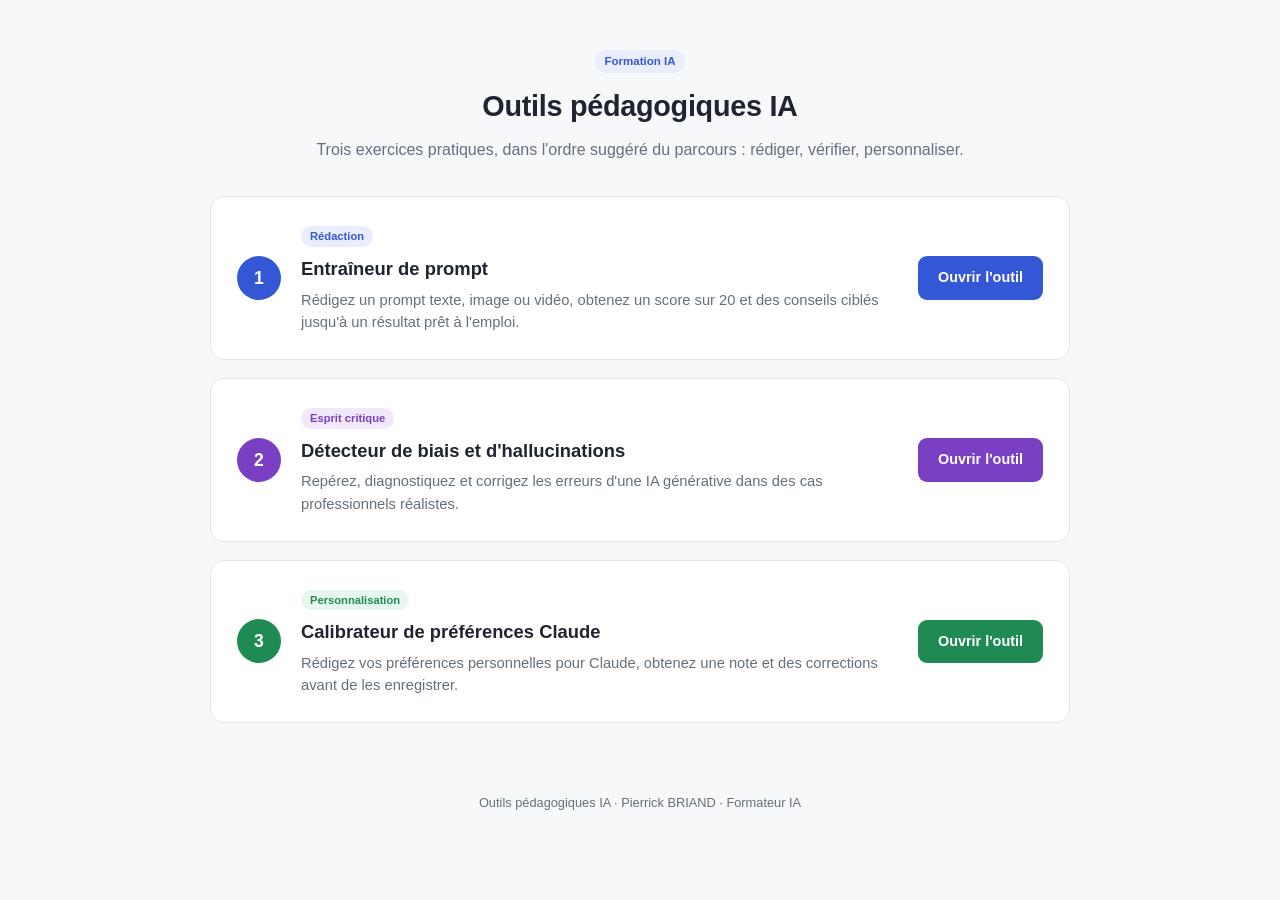
<file: outils-ia-accueil.html>
<!DOCTYPE html>
<html lang="fr">
<head>
<meta charset="UTF-8">
<meta name="viewport" content="width=device-width, initial-scale=1.0">
<title>Outils pédagogiques IA</title>
<style>
  :root{
    --bg:#f7f8fa;
    --card:#ffffff;
    --ink:#1f2430;
    --muted:#666f7d;
    --line:#e3e6eb;
    --blue:#3457d5;
    --blue-light:#eaeefc;
    --green:#1f8a52;
    --green-light:#e7f6ee;
    --purple:#7a3fc2;
    --purple-light:#f1e9fb;
    --radius:14px;
  }
  *{box-sizing:border-box;}
  body{
    margin:0;
    font-family:-apple-system,BlinkMacSystemFont,"Segoe UI",Roboto,Helvetica,Arial,sans-serif;
    background:var(--bg);
    color:var(--ink);
    line-height:1.5;
  }
  header{
    padding:48px 24px 24px;
    text-align:center;
    max-width:800px;
    margin:0 auto;
  }
  header h1{
    font-size:1.8rem;
    margin:0 0 10px;
    letter-spacing:-0.01em;
  }
  header p{
    color:var(--muted);
    margin:0;
    font-size:1rem;
  }
  .badge{
    display:inline-block;
    font-size:0.72rem;
    padding:3px 9px;
    border-radius:20px;
    background:var(--blue-light);
    color:var(--blue);
    font-weight:600;
    margin-bottom:12px;
  }
  .wrap{
    max-width:900px;
    margin:0 auto;
    padding:10px 20px 60px;
    display:grid;
    grid-template-columns:1fr;
    gap:18px;
  }
  .tool-card{
    background:var(--card);
    border:1px solid var(--line);
    border-radius:var(--radius);
    padding:26px;
    display:grid;
    grid-template-columns:auto 1fr auto;
    gap:20px;
    align-items:center;
  }
  @media (max-width:640px){
    .tool-card{grid-template-columns:1fr; text-align:left;}
  }
  .tool-number{
    width:44px;
    height:44px;
    border-radius:50%;
    display:flex;
    align-items:center;
    justify-content:center;
    font-weight:700;
    font-size:1.1rem;
    color:#fff;
    flex-shrink:0;
  }
  .tool-card:nth-child(1) .tool-number{background:var(--blue);}
  .tool-card:nth-child(2) .tool-number{background:var(--purple);}
  .tool-card:nth-child(3) .tool-number{background:var(--green);}
  .tool-info h2{
    margin:0 0 6px;
    font-size:1.15rem;
  }
  .tool-info p{
    margin:0;
    color:var(--muted);
    font-size:0.92rem;
  }
  .tool-tag{
    display:inline-block;
    font-size:0.7rem;
    padding:2px 9px;
    border-radius:12px;
    font-weight:600;
    margin-bottom:8px;
  }
  .tool-card:nth-child(1) .tool-tag{background:var(--blue-light); color:var(--blue);}
  .tool-card:nth-child(2) .tool-tag{background:var(--purple-light); color:var(--purple);}
  .tool-card:nth-child(3) .tool-tag{background:var(--green-light); color:var(--green);}
  .tool-link{
    text-decoration:none;
    font-size:0.9rem;
    font-weight:600;
    padding:11px 20px;
    border-radius:9px;
    white-space:nowrap;
    color:#fff;
  }
  .tool-card:nth-child(1) .tool-link{background:var(--blue);}
  .tool-card:nth-child(2) .tool-link{background:var(--purple);}
  .tool-card:nth-child(3) .tool-link{background:var(--green);}
  .tool-link:hover{opacity:0.88;}
  footer{
    text-align:center;
    color:var(--muted);
    font-size:0.8rem;
    padding:10px 20px 40px;
  }
</style>
</head>
<body>

<header>
  <div class="badge">Formation IA</div>
  <h1>Outils pédagogiques IA</h1>
  <p>Trois exercices pratiques, dans l'ordre suggéré du parcours&nbsp;: rédiger, vérifier, personnaliser.</p>
</header>

<div class="wrap">

  <div class="tool-card">
    <div class="tool-number">1</div>
    <div class="tool-info">
      <div class="tool-tag">Rédaction</div>
      <h2>Entraîneur de prompt</h2>
      <p>Rédigez un prompt texte, image ou vidéo, obtenez un score sur 20 et des conseils ciblés jusqu'à un résultat prêt à l'emploi.</p>
    </div>
    <a class="tool-link" href="https://pierrickbriand.github.io/entraineur-de-prompt/" target="_blank" rel="noopener">Ouvrir l'outil</a>
  </div>

  <div class="tool-card">
    <div class="tool-number">2</div>
    <div class="tool-info">
      <div class="tool-tag">Esprit critique</div>
      <h2>Détecteur de biais et d'hallucinations</h2>
      <p>Repérez, diagnostiquez et corrigez les erreurs d'une IA générative dans des cas professionnels réalistes.</p>
    </div>
    <a class="tool-link" href="https://pierrickbriand.github.io/detecteur-biais-hallucinations/" target="_blank" rel="noopener">Ouvrir l'outil</a>
  </div>

  <div class="tool-card">
    <div class="tool-number">3</div>
    <div class="tool-info">
      <div class="tool-tag">Personnalisation</div>
      <h2>Calibrateur de préférences Claude</h2>
      <p>Rédigez vos préférences personnelles pour Claude, obtenez une note et des corrections avant de les enregistrer.</p>
    </div>
    <a class="tool-link" href="https://pierrickbriand.github.io/Calibrateur-de-preferences-Claude/" target="_blank" rel="noopener">Ouvrir l'outil</a>
  </div>

</div>

<footer>Outils pédagogiques IA · Pierrick BRIAND · Formateur IA</footer>

</body>
</html>
</file>
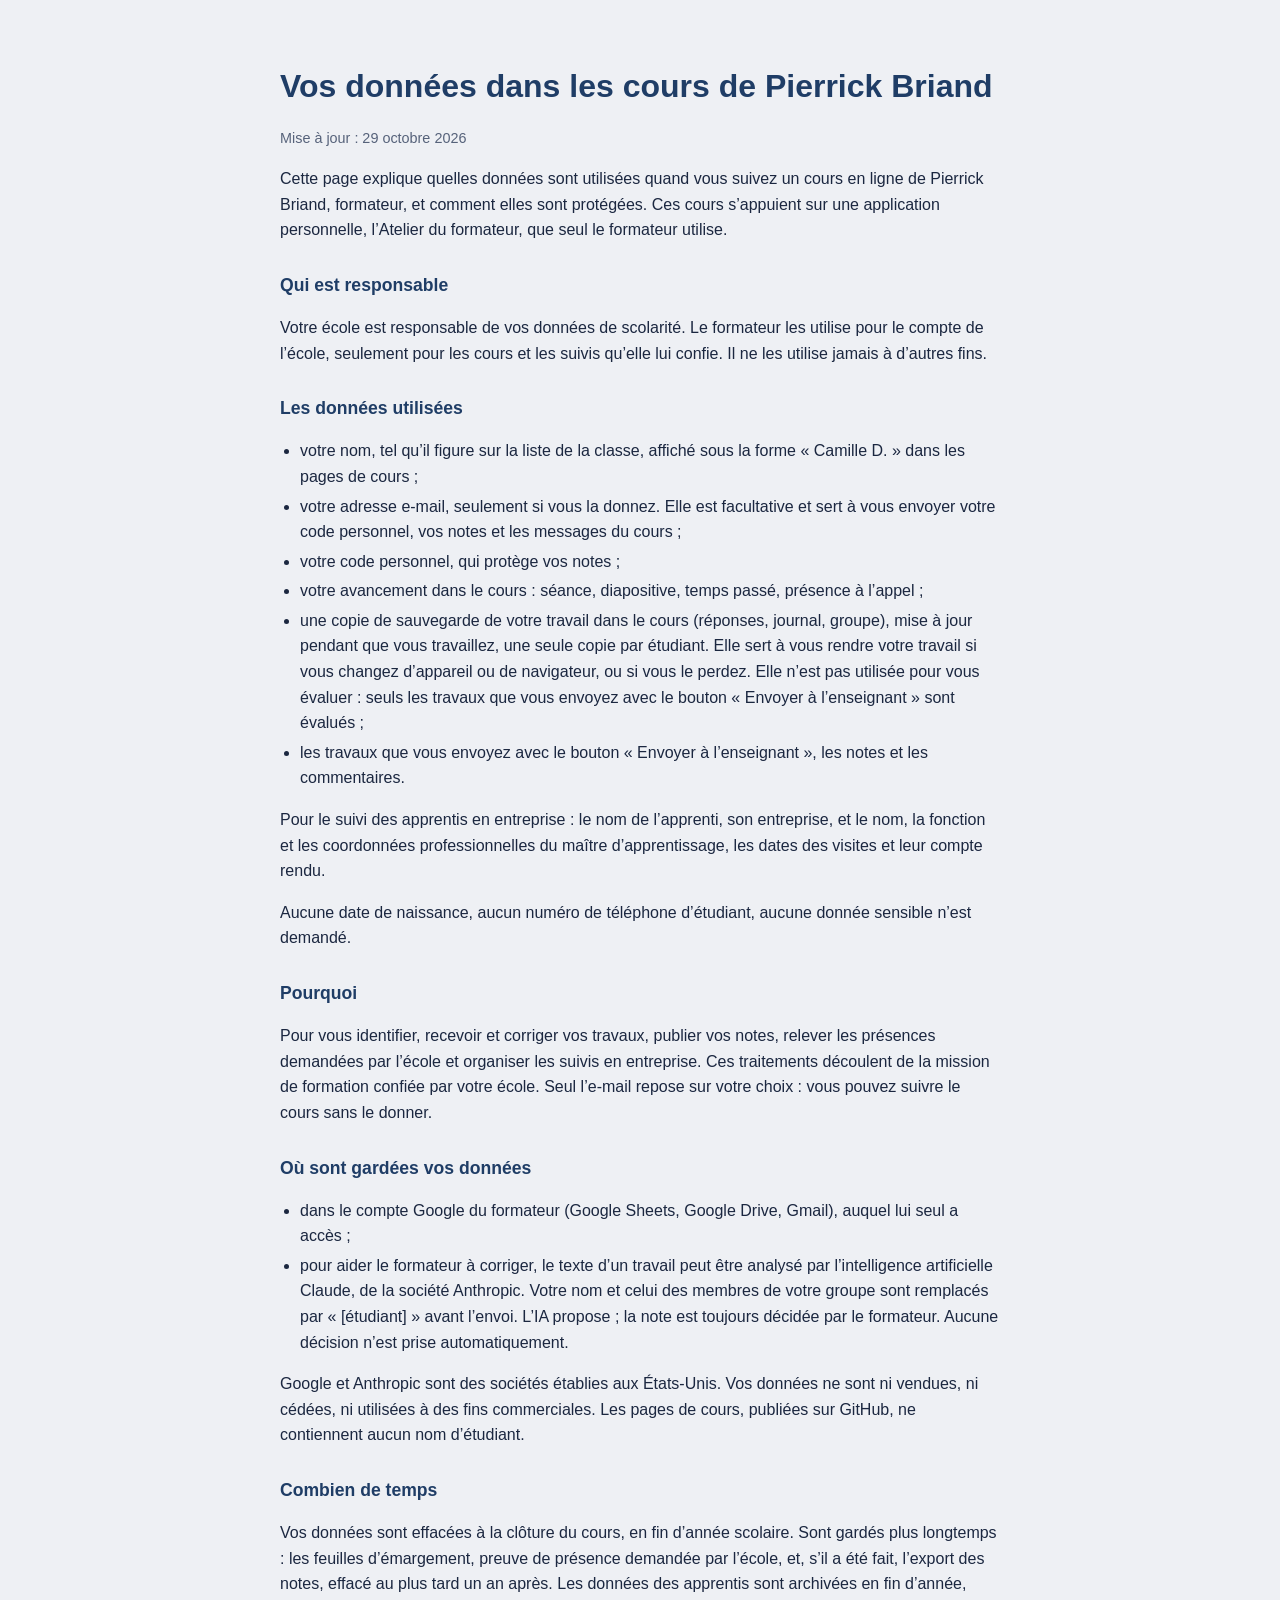
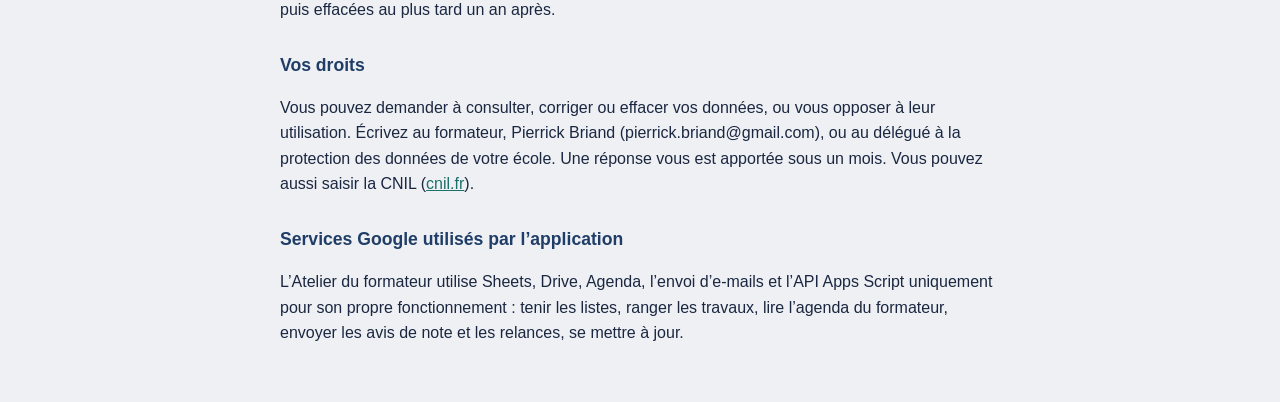
<file: atelier/confidentialite.html>
<!doctype html>
<html lang="fr"><head><meta charset="utf-8"><meta name="viewport" content="width=device-width,initial-scale=1"><title>Vos données – Atelier du formateur</title>
<style>body{font-family:Poppins,Arial,sans-serif;background:#EEF0F4;color:#1B2740;margin:0}main{max-width:720px;margin:0 auto;padding:40px 16px;line-height:1.6}h1{color:#1F3D66;margin-bottom:4px}h2{color:#1F3D66;font-size:1.1em;margin:28px 0 4px}a{color:#1D6F69}ul{padding-left:20px}li{margin:4px 0}.maj{color:#56627A;font-size:.9em}</style></head>
<body><main>
<h1>Vos données dans les cours de Pierrick Briand</h1>
<p class="maj">Mise à jour : 29 octobre 2026</p>
<p>Cette page explique quelles données sont utilisées quand vous suivez un cours en ligne de Pierrick Briand, formateur, et comment elles sont protégées. Ces cours s’appuient sur une application personnelle, l’Atelier du formateur, que seul le formateur utilise.</p>

<h2>Qui est responsable</h2>
<p>Votre école est responsable de vos données de scolarité. Le formateur les utilise pour le compte de l’école, seulement pour les cours et les suivis qu’elle lui confie. Il ne les utilise jamais à d’autres fins.</p>

<h2>Les données utilisées</h2>
<ul>
<li>votre nom, tel qu’il figure sur la liste de la classe, affiché sous la forme « Camille D. » dans les pages de cours ;</li>
<li>votre adresse e-mail, seulement si vous la donnez. Elle est facultative et sert à vous envoyer votre code personnel, vos notes et les messages du cours ;</li>
<li>votre code personnel, qui protège vos notes ;</li>
<li>votre avancement dans le cours : séance, diapositive, temps passé, présence à l’appel ;</li>
<li>une copie de sauvegarde de votre travail dans le cours (réponses, journal, groupe), mise à jour pendant que vous travaillez, une seule copie par étudiant. Elle sert à vous rendre votre travail si vous changez d’appareil ou de navigateur, ou si vous le perdez. Elle n’est pas utilisée pour vous évaluer : seuls les travaux que vous envoyez avec le bouton « Envoyer à l’enseignant » sont évalués ;</li>
<li>les travaux que vous envoyez avec le bouton « Envoyer à l’enseignant », les notes et les commentaires.</li>
</ul>
<p>Pour le suivi des apprentis en entreprise : le nom de l’apprenti, son entreprise, et le nom, la fonction et les coordonnées professionnelles du maître d’apprentissage, les dates des visites et leur compte rendu.</p>
<p>Aucune date de naissance, aucun numéro de téléphone d’étudiant, aucune donnée sensible n’est demandé.</p>

<h2>Pourquoi</h2>
<p>Pour vous identifier, recevoir et corriger vos travaux, publier vos notes, relever les présences demandées par l’école et organiser les suivis en entreprise. Ces traitements découlent de la mission de formation confiée par votre école. Seul l’e-mail repose sur votre choix : vous pouvez suivre le cours sans le donner.</p>

<h2>Où sont gardées vos données</h2>
<ul>
<li>dans le compte Google du formateur (Google Sheets, Google Drive, Gmail), auquel lui seul a accès ;</li>
<li>pour aider le formateur à corriger, le texte d’un travail peut être analysé par l’intelligence artificielle Claude, de la société Anthropic. Votre nom et celui des membres de votre groupe sont remplacés par « [étudiant] » avant l’envoi. L’IA propose ; la note est toujours décidée par le formateur. Aucune décision n’est prise automatiquement.</li>
</ul>
<p>Google et Anthropic sont des sociétés établies aux États-Unis. Vos données ne sont ni vendues, ni cédées, ni utilisées à des fins commerciales. Les pages de cours, publiées sur GitHub, ne contiennent aucun nom d’étudiant.</p>

<h2>Combien de temps</h2>
<p>Vos données sont effacées à la clôture du cours, en fin d’année scolaire. Sont gardés plus longtemps : les feuilles d’émargement, preuve de présence demandée par l’école, et, s’il a été fait, l’export des notes, effacé au plus tard un an après. Les données des apprentis sont archivées en fin d’année, puis effacées au plus tard un an après.</p>

<h2>Vos droits</h2>
<p>Vous pouvez demander à consulter, corriger ou effacer vos données, ou vous opposer à leur utilisation. Écrivez au formateur, Pierrick Briand (pierrick.briand@gmail.com), ou au délégué à la protection des données de votre école. Une réponse vous est apportée sous un mois. Vous pouvez aussi saisir la CNIL (<a href="https://www.cnil.fr">cnil.fr</a>).</p>

<h2>Services Google utilisés par l’application</h2>
<p>L’Atelier du formateur utilise Sheets, Drive, Agenda, l’envoi d’e-mails et l’API Apps Script uniquement pour son propre fonctionnement : tenir les listes, ranger les travaux, lire l’agenda du formateur, envoyer les avis de note et les relances, se mettre à jour.</p>
</main></body></html>
</file>
